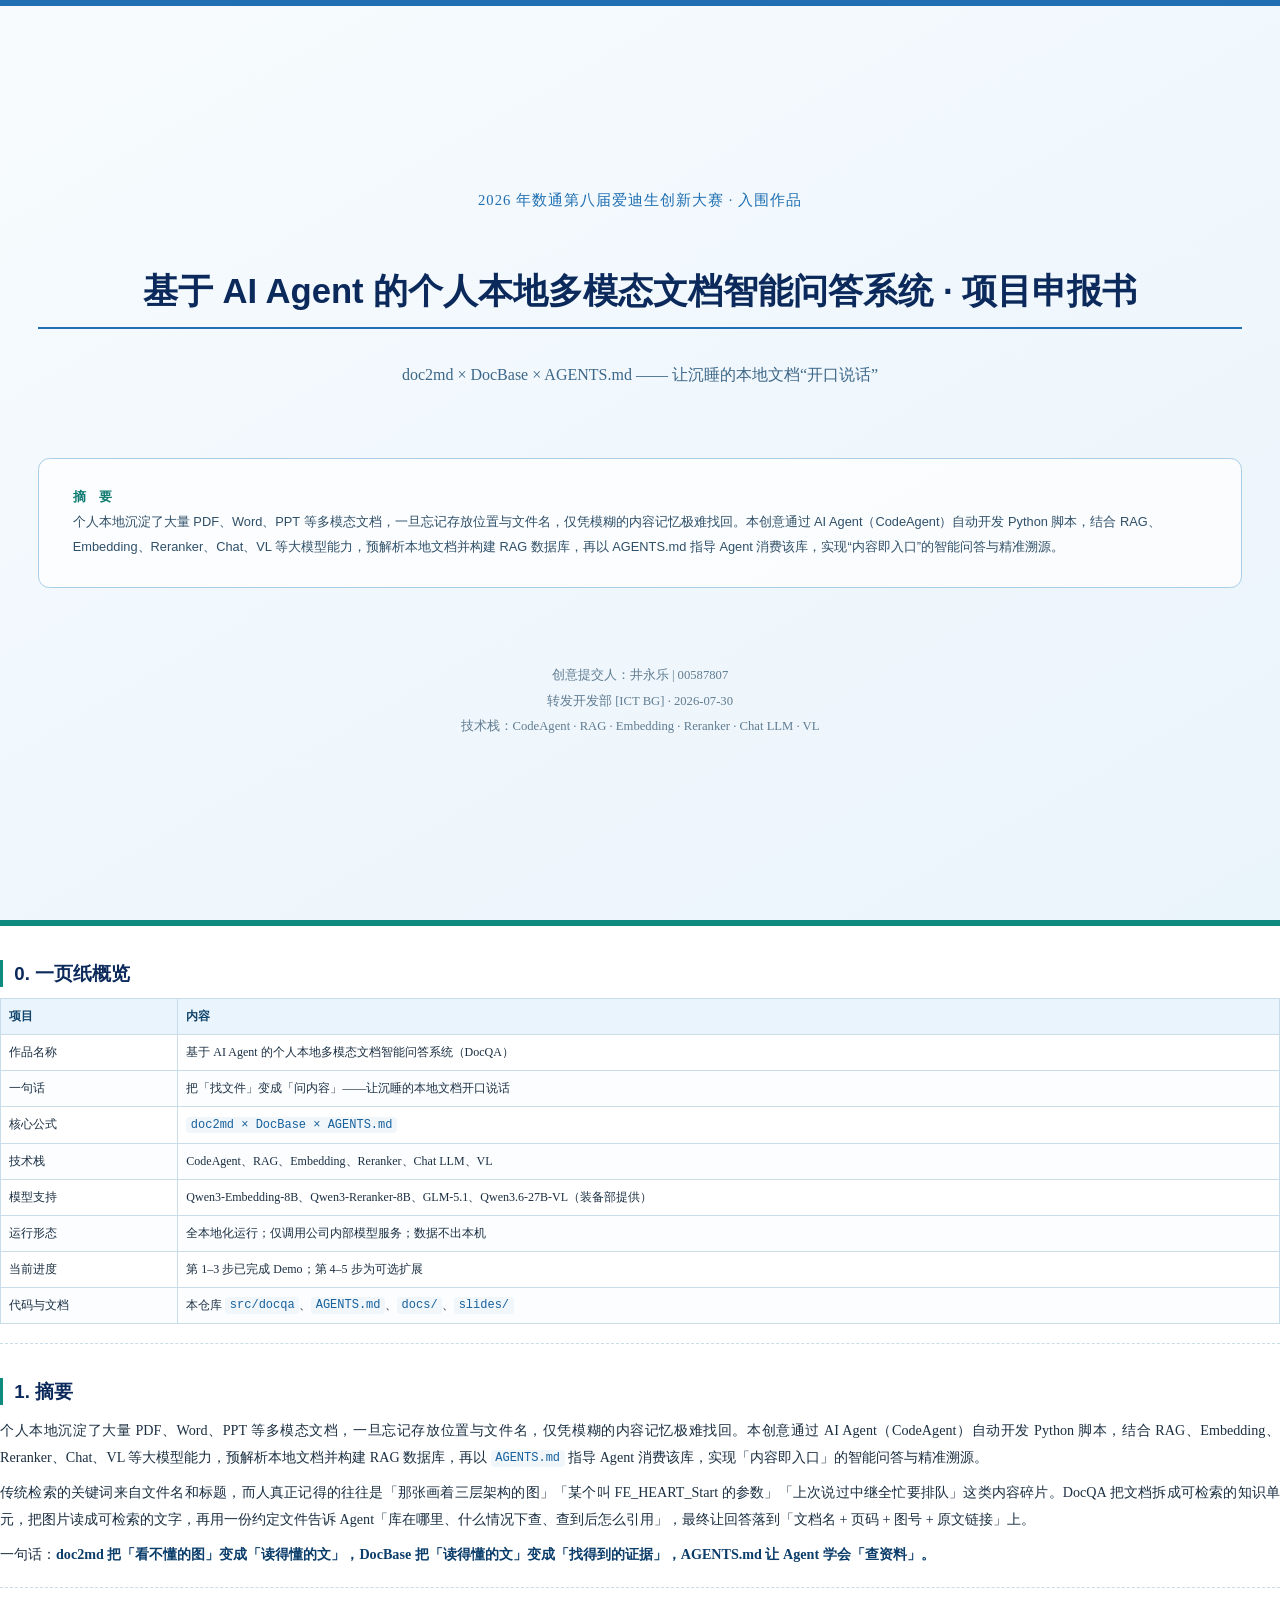
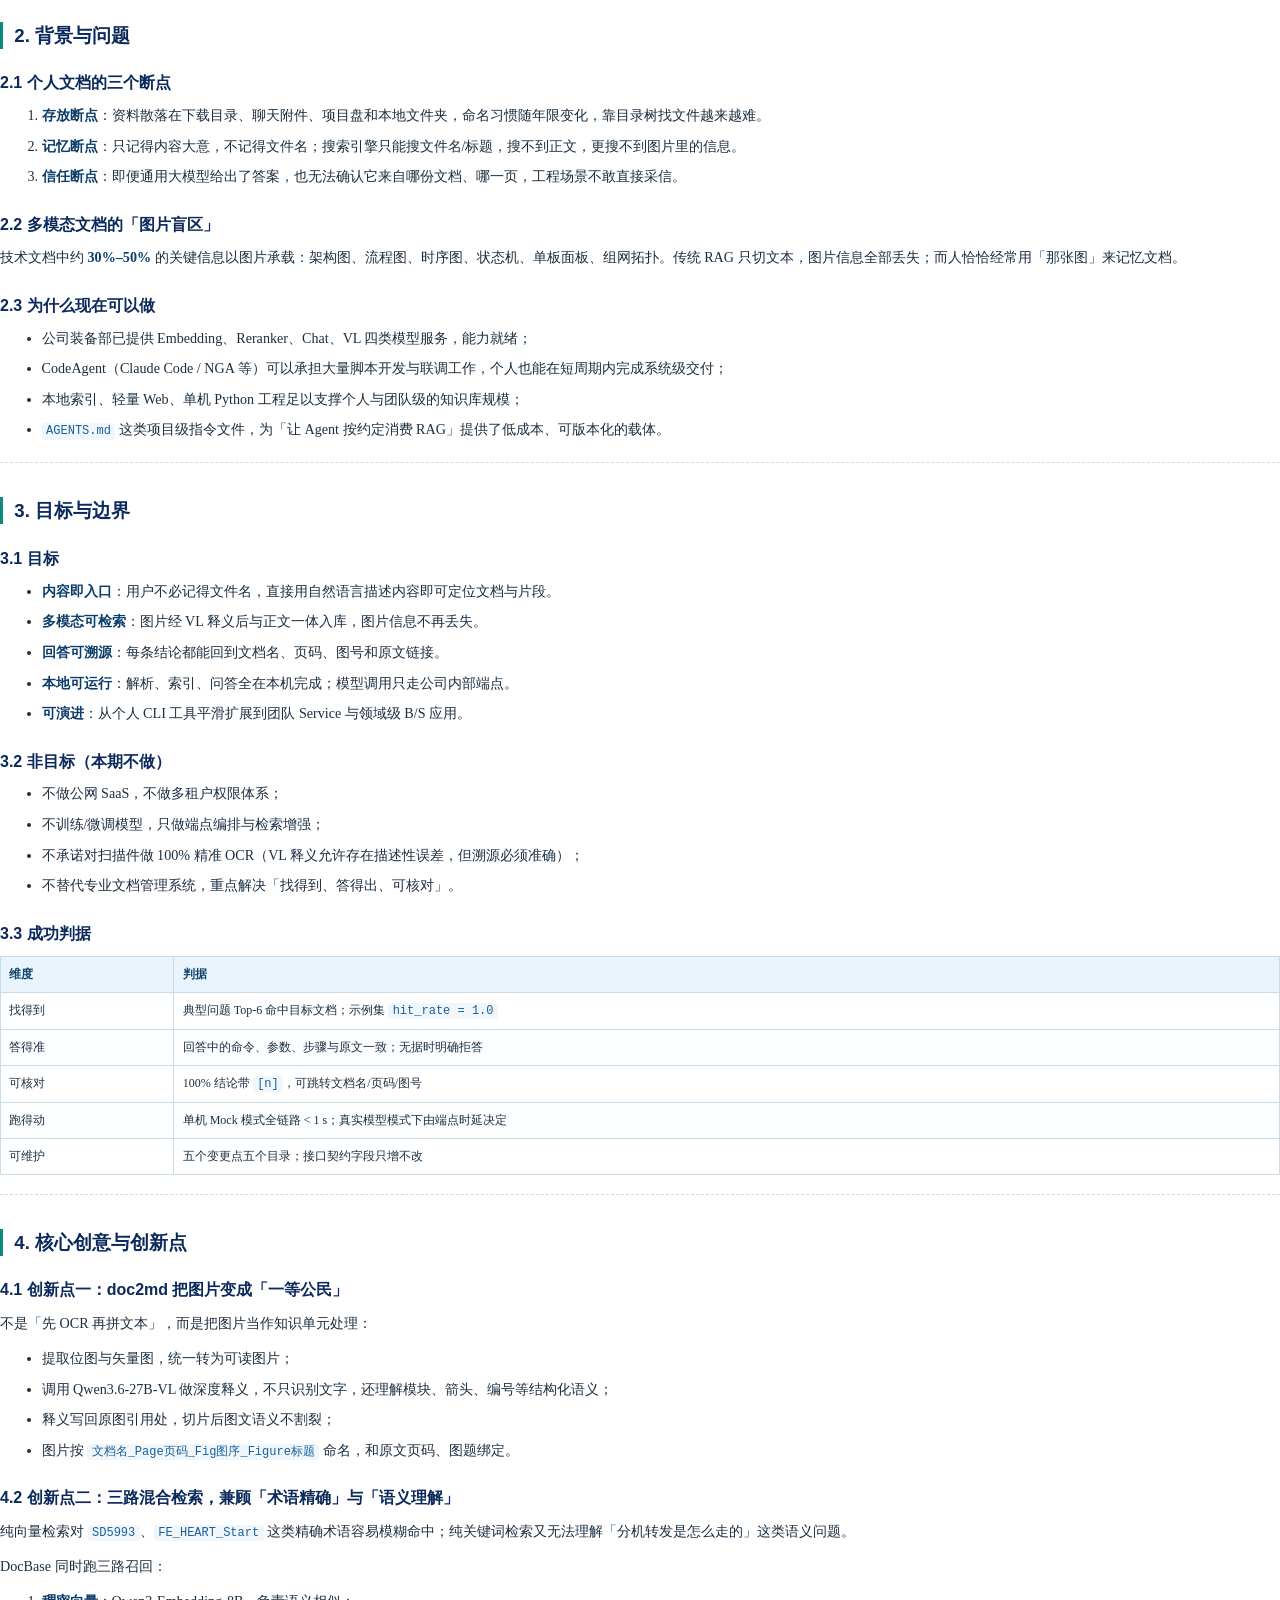
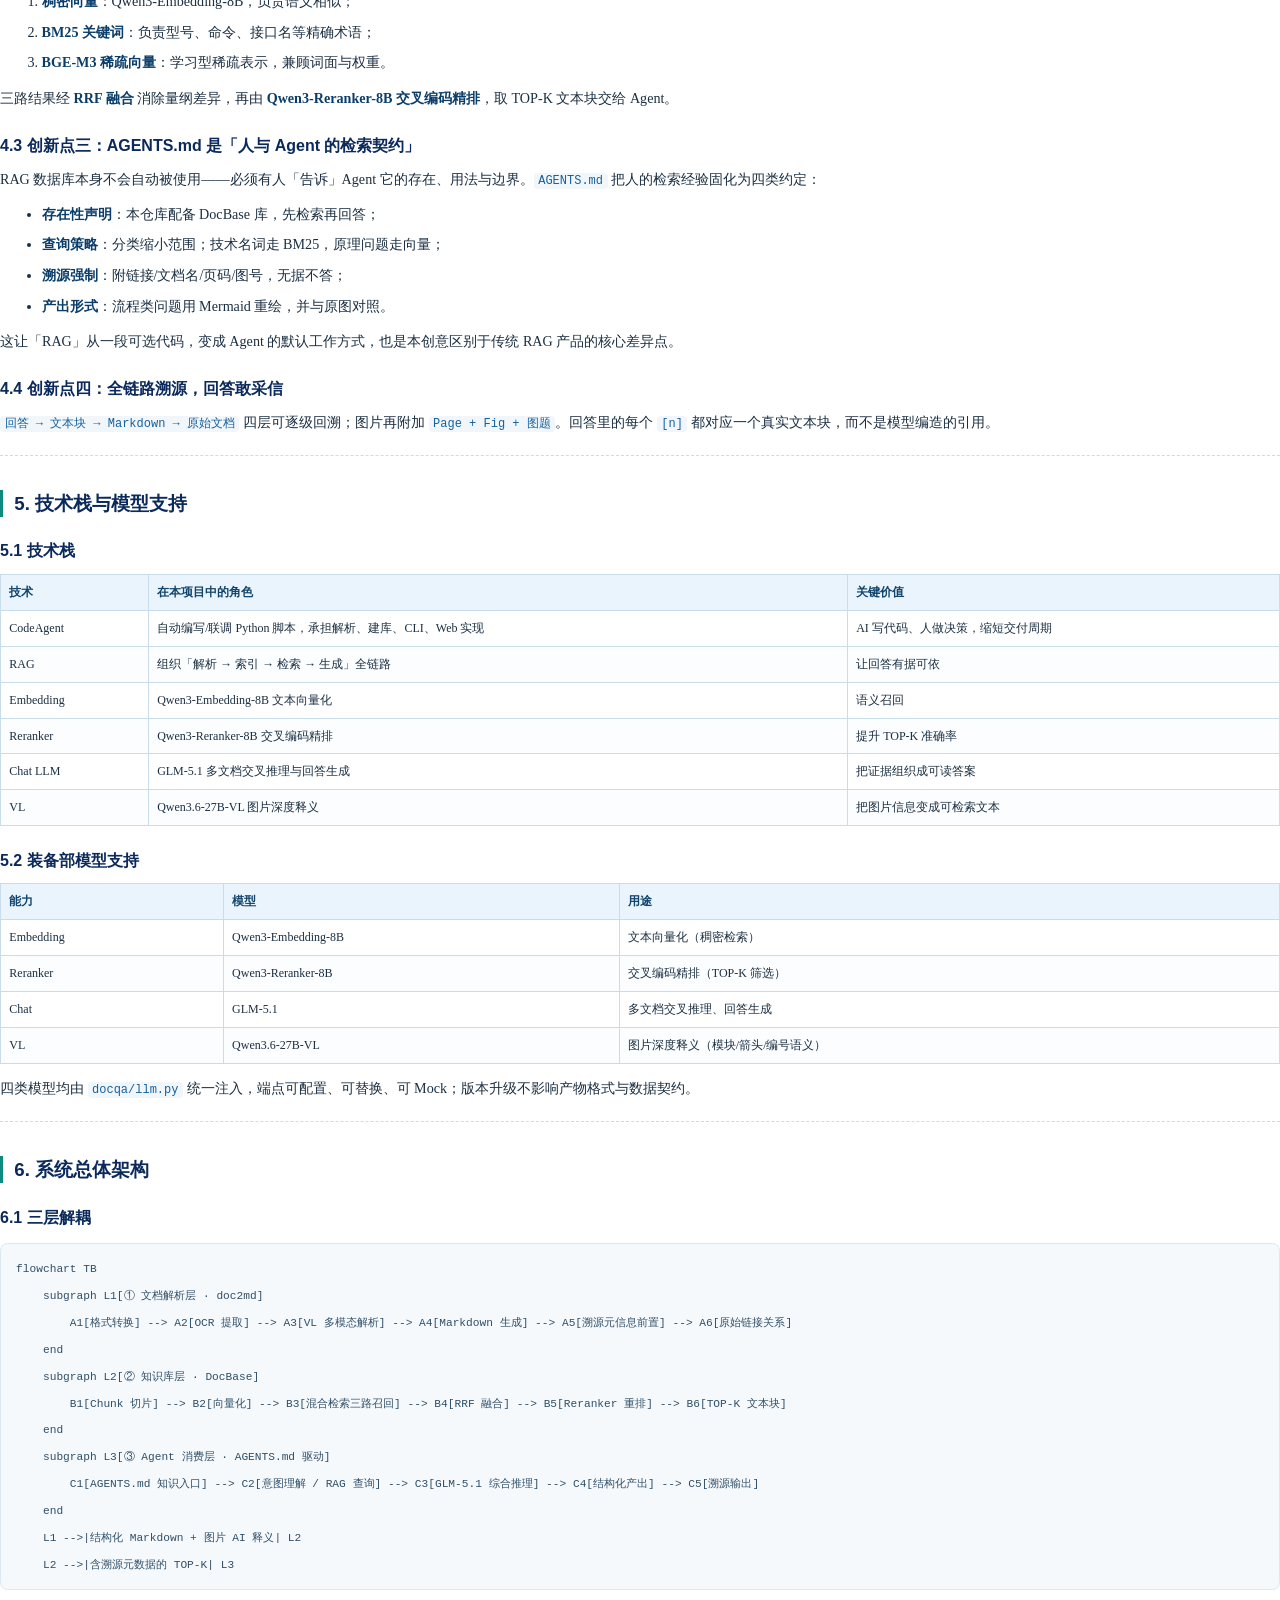
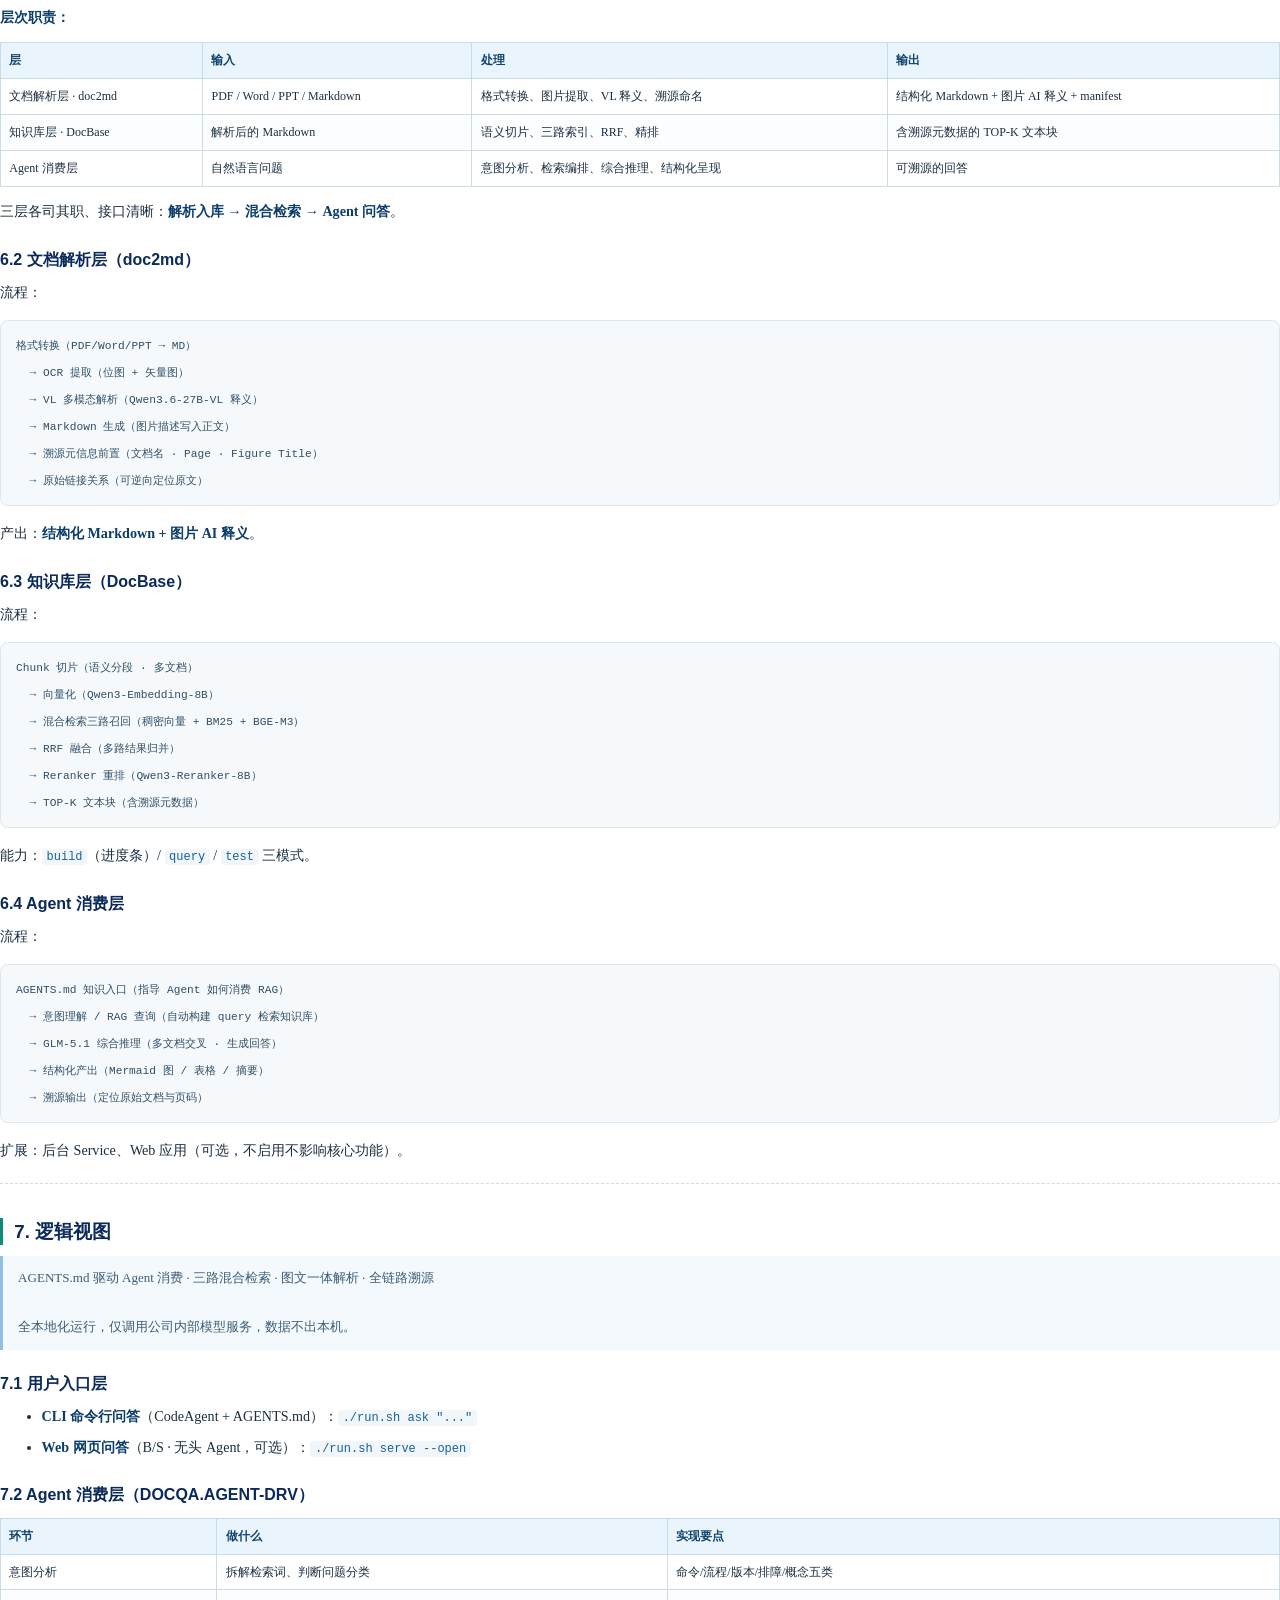
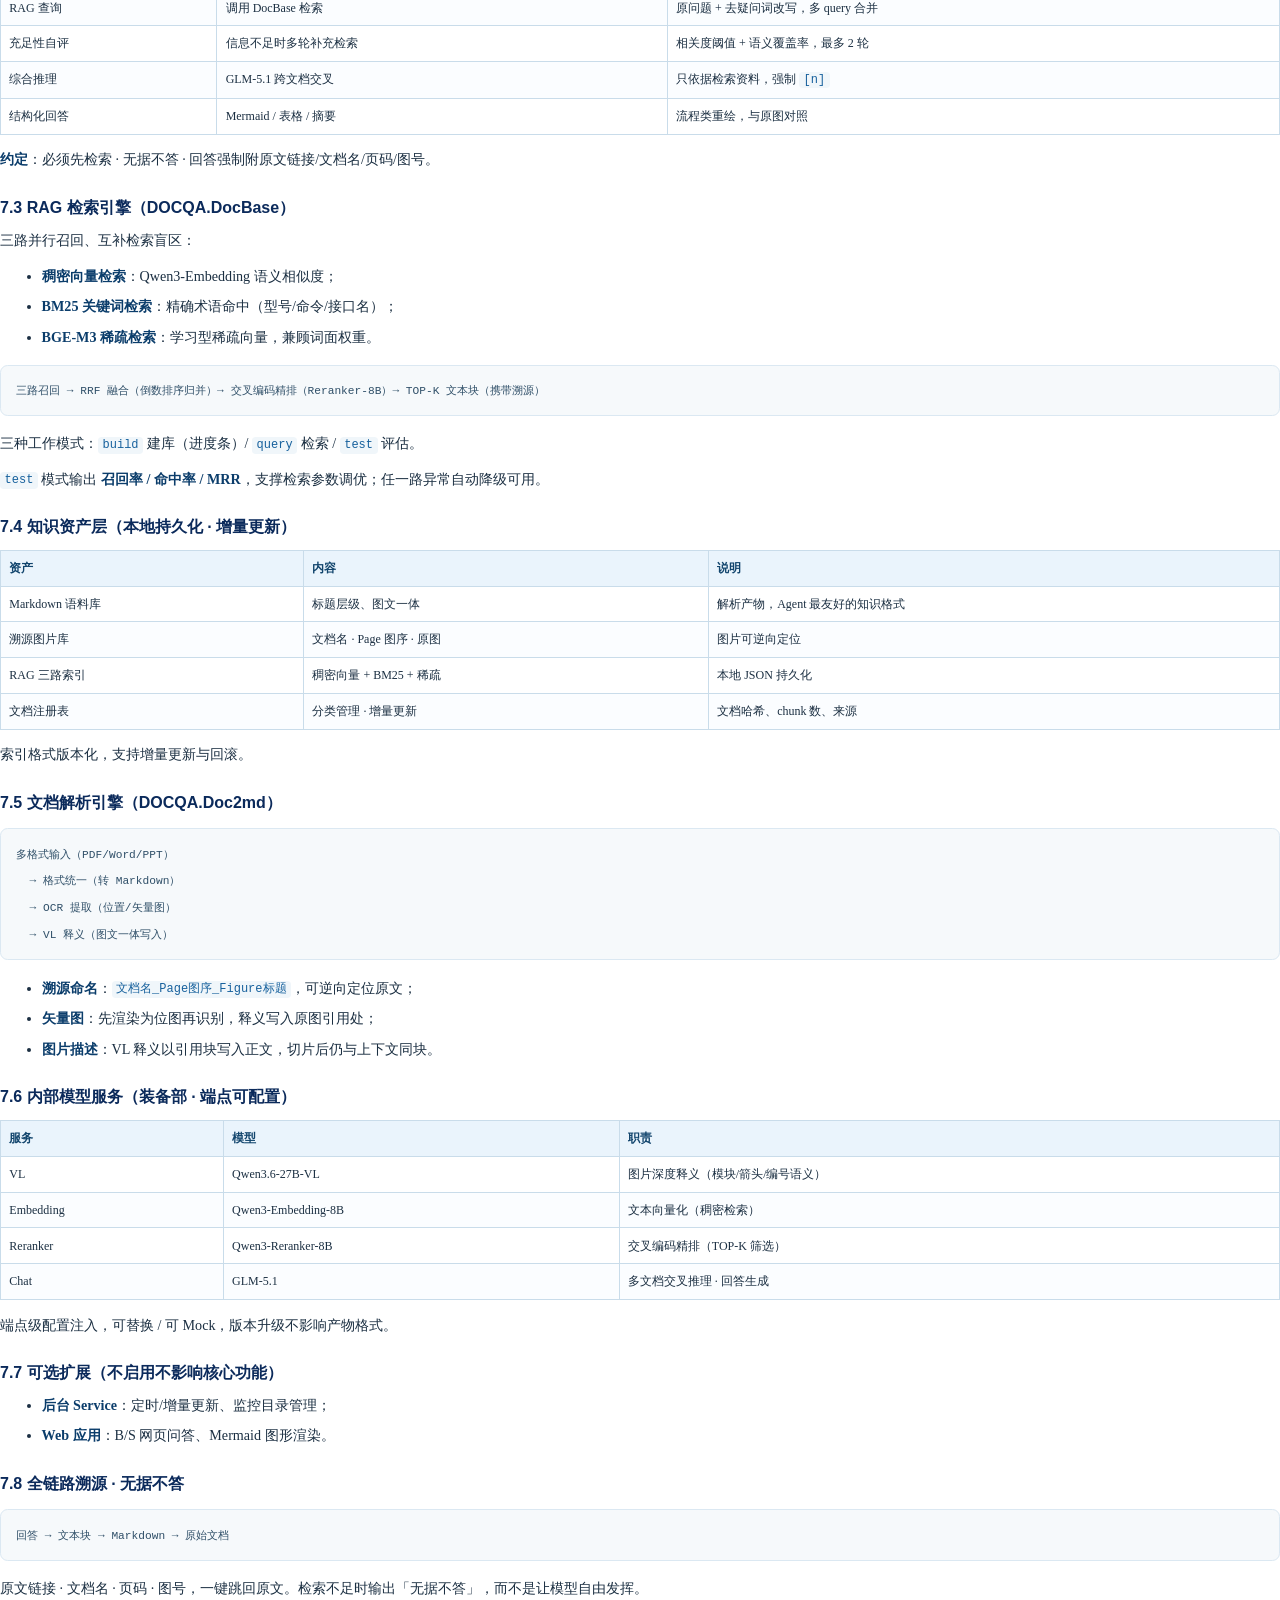
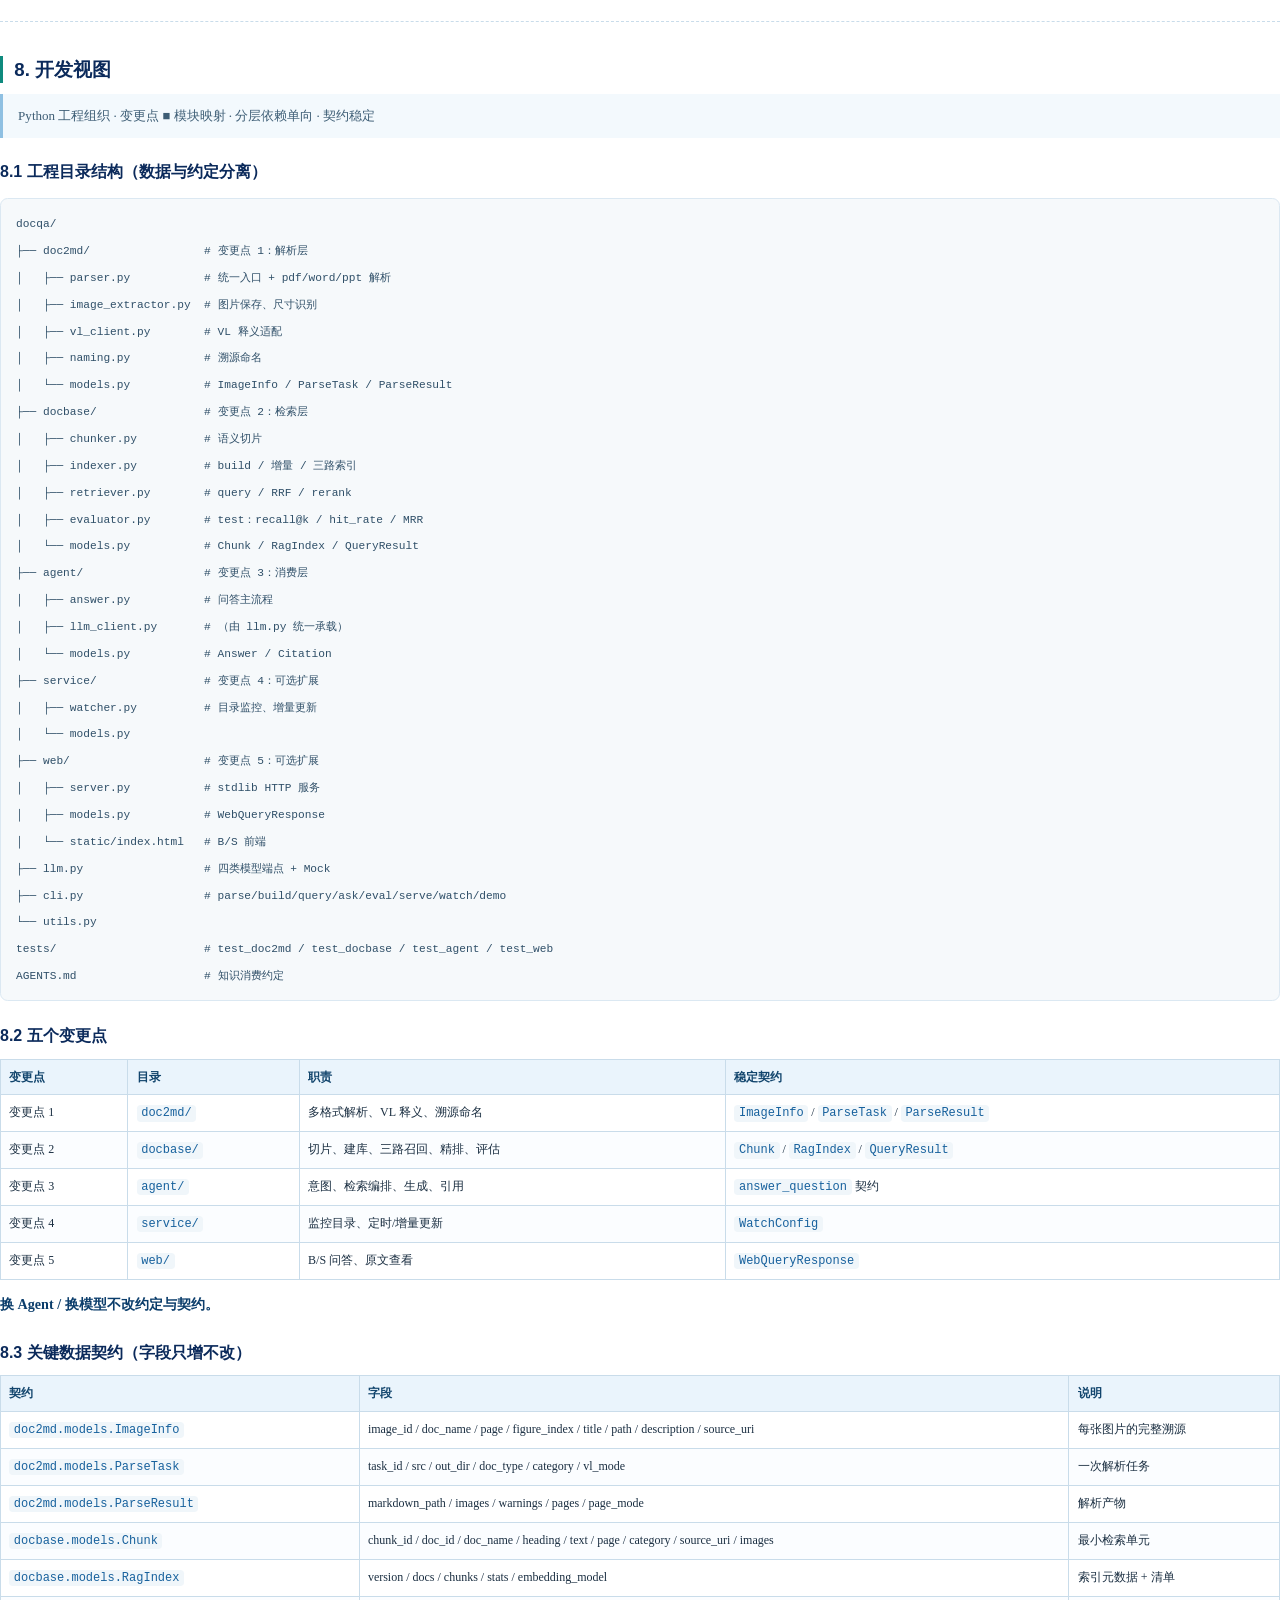
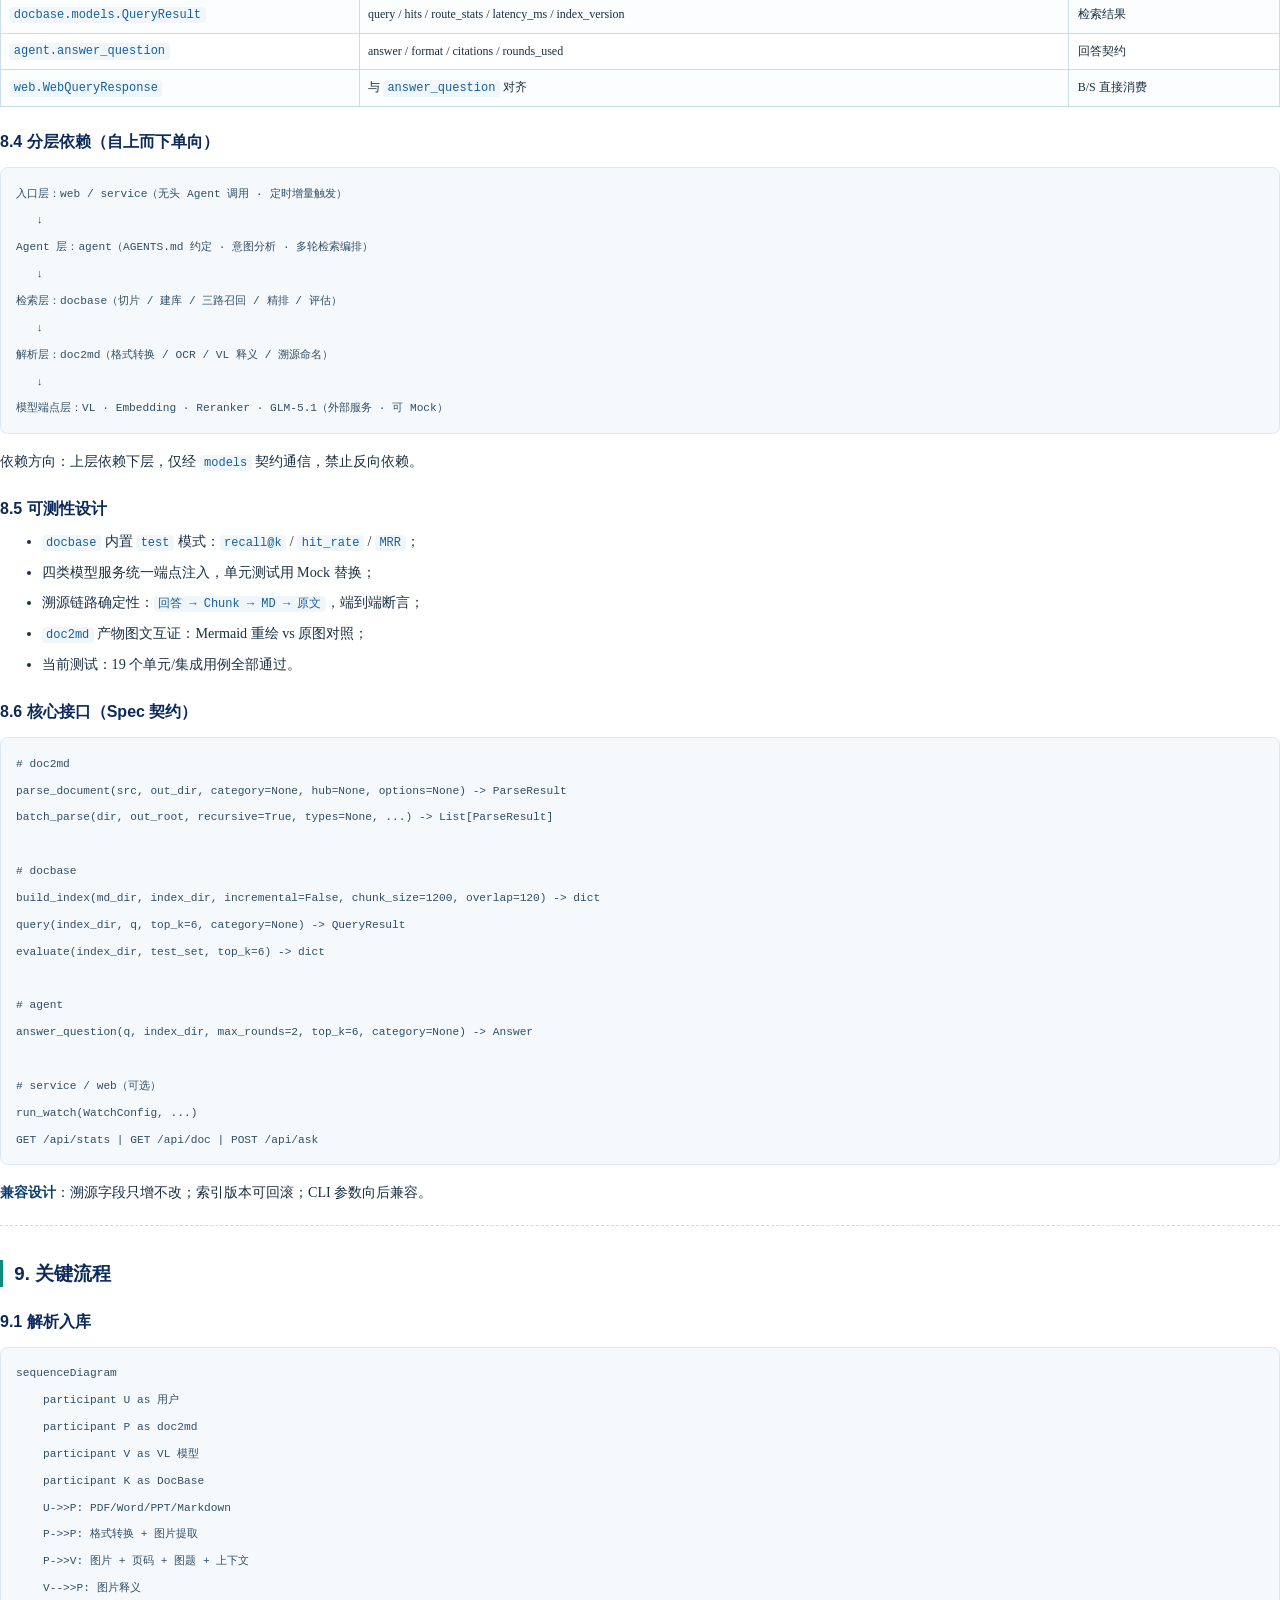
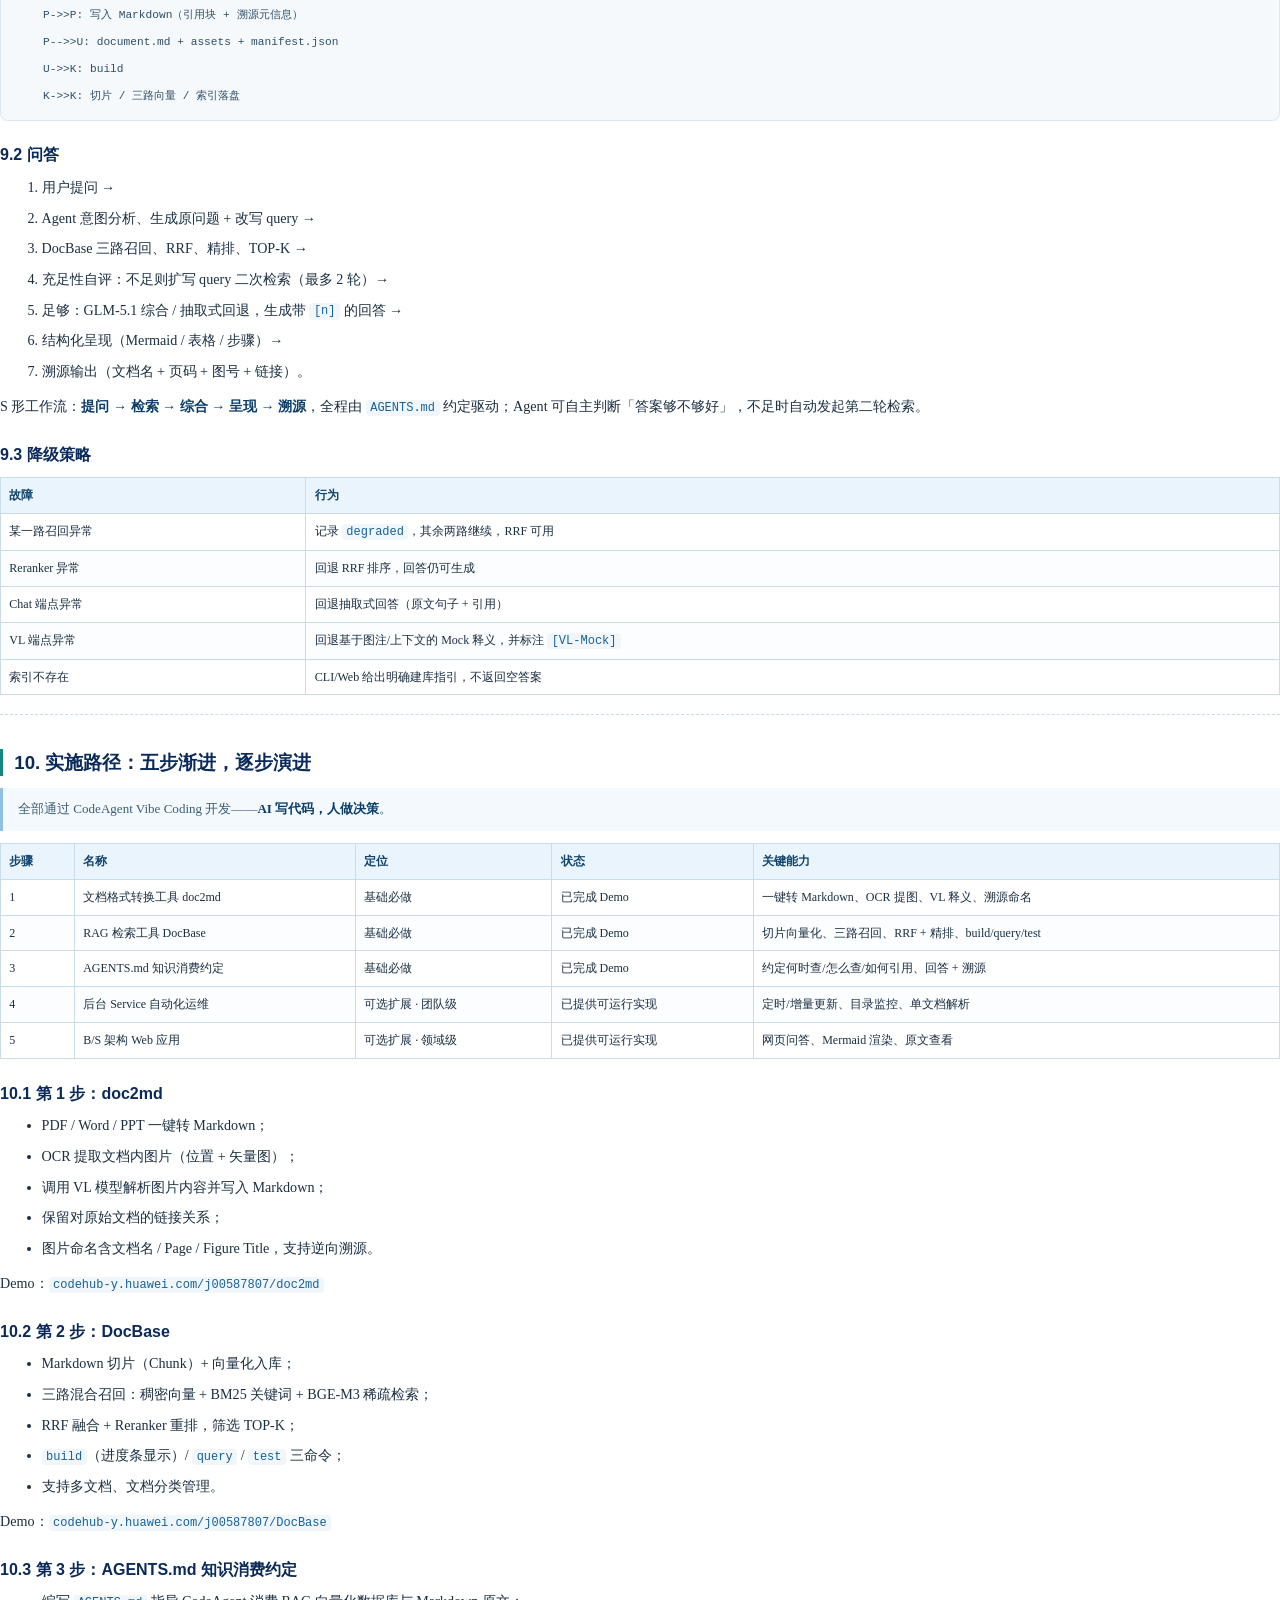
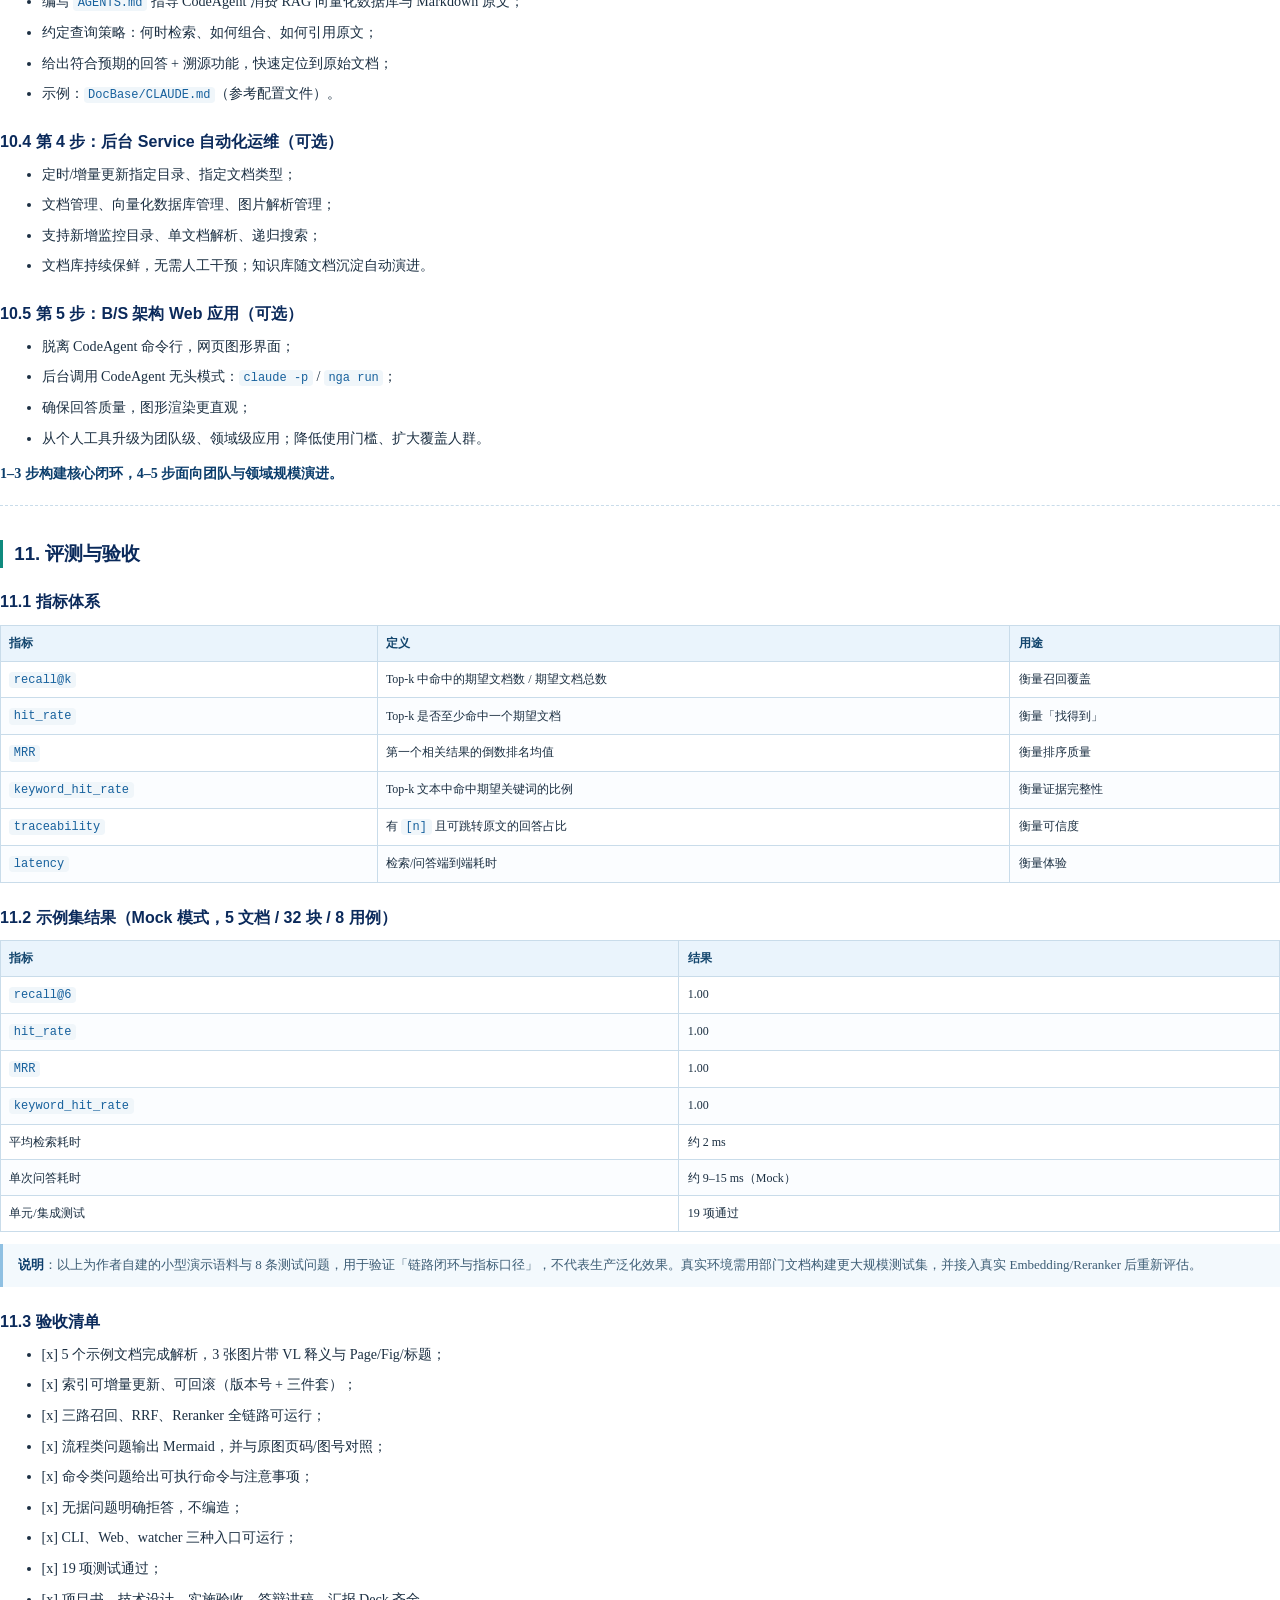
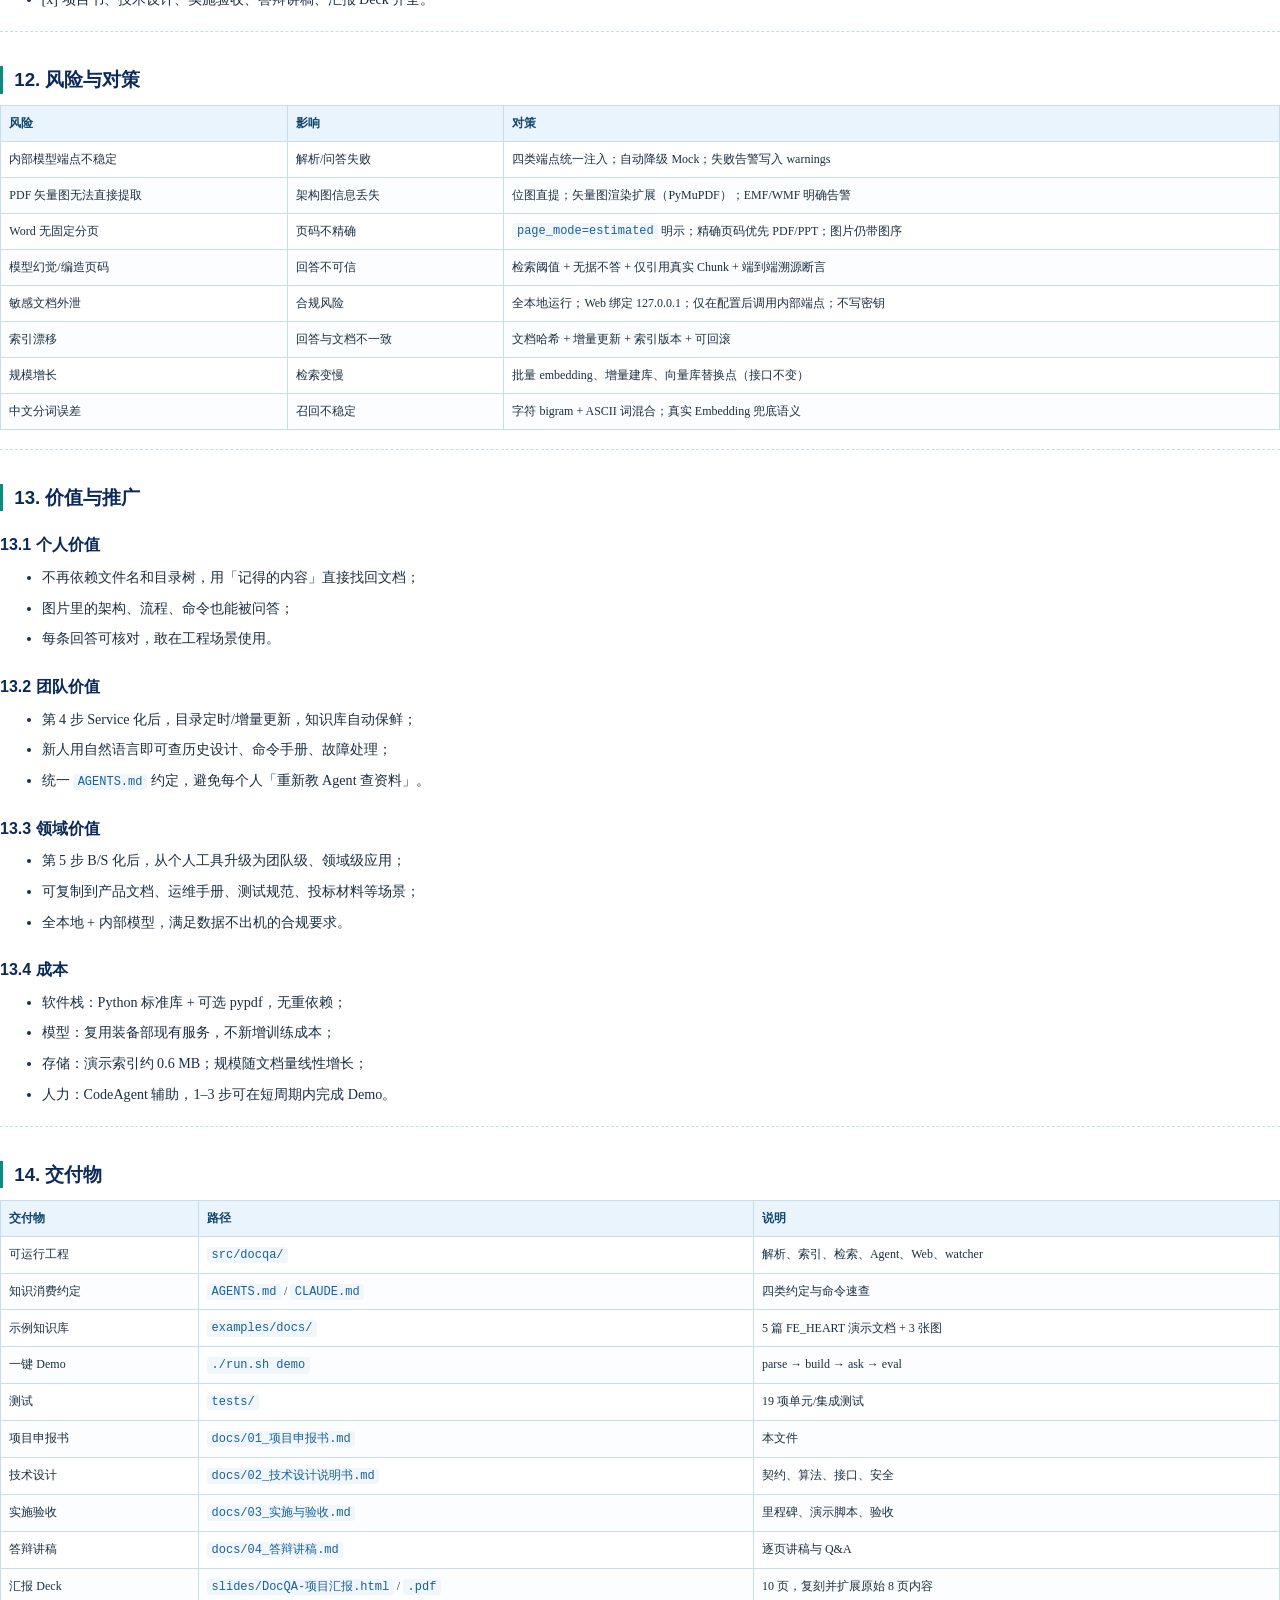
<file: docs/01_项目申报书.html>
<!DOCTYPE html>
<html lang="zh-CN">
<head>
<meta charset="utf-8">
<title>基于 AI Agent 的个人本地多模态文档智能问答系统 · 项目申报书</title>
<style>
  @page { size: A4; margin: 18mm 16mm 18mm 18mm; }
  * { box-sizing: border-box; }
  body {
    margin: 0; color: #1b2f42; background: #fff;
    font-family: "Songti SC", "STSong", "SimSun", serif;
    font-size: 10.6pt; line-height: 1.9;
  }
  .cover {
    min-height: 245mm; display: flex; flex-direction: column; justify-content: center;
    text-align: center; page-break-after: always; padding: 22mm 10mm;
    background: linear-gradient(150deg, #f7fbfe, #eaf4fb);
    border-top: 6px solid #1f6fb2; border-bottom: 6px solid #0f8a7e;
  }
  .cover .award { font-size: 11pt; color: #1f6fb2; letter-spacing: 1px; margin-bottom: 14mm; }
  .cover h1 {
    font-family: "PingFang SC", "Hiragino Sans GB", sans-serif;
    font-size: 26pt; line-height: 1.4; color: #0b2a5b; margin: 0 0 8mm;
  }
  .cover .sub { font-size: 12pt; color: #3d6788; margin-bottom: 18mm; }
  .cover .abstract {
    text-align: left; font-family: "PingFang SC", "Hiragino Sans GB", sans-serif;
    font-size: 9.6pt; line-height: 1.95; color: #2f4f68;
    border: 1px solid #a9cde6; background: rgba(255,255,255,.72);
    padding: 7mm 9mm; border-radius: 3mm;
  }
  .cover .abstract b { color: #0f7a71; }
  .cover .meta { margin-top: 20mm; font-size: 9.5pt; color: #607c92; line-height: 2; }
  h1, h2, h3, h4 {
    font-family: "PingFang SC", "Hiragino Sans GB", sans-serif;
    color: #0b2a5b; line-height: 1.45; page-break-after: avoid;
  }
  h1 { font-size: 20pt; margin: 0 0 6mm; padding-bottom: 3mm; border-bottom: 2px solid #1f6fb2; }
  h2 { font-size: 14pt; margin: 9mm 0 3mm; padding-left: 3mm; border-left: 3px solid #0f8a7e; }
  h3 { font-size: 12pt; margin: 6mm 0 2mm; }
  h4 { font-size: 10.8pt; margin: 4mm 0 1.5mm; }
  p { margin: 2.2mm 0; text-align: justify; }
  strong { color: #0b3d6b; }
  a { color: #1f6fb2; text-decoration: none; }
  ul, ol { margin: 2mm 0 2mm 6mm; padding-left: 5mm; }
  li { margin: 1mm 0; }
  blockquote {
    margin: 3mm 0; padding: 2.5mm 4mm; border-left: 3px solid #8fc0e2;
    background: #f3f9fd; color: #3d5d75; font-size: 9.8pt;
  }
  code {
    font-family: "SFMono-Regular", Consolas, monospace; font-size: 9pt;
    background: #f0f6fa; color: #17619d; padding: 0.3mm 1.2mm; border-radius: 1mm;
  }
  pre {
    background: #f6f9fb; border: 1px solid #dbe8f2; border-radius: 2mm;
    padding: 3mm 4mm; overflow: auto; page-break-inside: avoid;
  }
  pre code { background: none; padding: 0; color: #2f4f68; font-size: 8.4pt; line-height: 1.55; }
  table {
    width: 100%; border-collapse: collapse; margin: 3mm 0; font-size: 9pt;
    page-break-inside: avoid;
  }
  th, td { border: 1px solid #c9dcea; padding: 1.6mm 2.2mm; text-align: left; vertical-align: top; }
  th { background: #eaf4fc; color: #12456d; font-family: "PingFang SC", sans-serif; font-weight: 600; }
  tr:nth-child(even) td { background: #fbfdff; }
  hr { border: 0; border-top: 1px dashed #c9dcea; margin: 5mm 0; }
  .footer-note { margin-top: 12mm; padding-top: 3mm; border-top: 1px solid #dbe8f2;
                  font-size: 8.4pt; color: #7a90a2; font-family: "PingFang SC", sans-serif; }
  @media print { .cover { min-height: 250mm; } }
</style>
</head>
<body>
<section class="cover">
  <div class="award">2026 年数通第八届爱迪生创新大赛 · 入围作品</div>
  <h1>基于 AI Agent 的个人本地多模态文档智能问答系统 · 项目申报书</h1>
  <div class="sub">doc2md × DocBase × AGENTS.md —— 让沉睡的本地文档“开口说话”</div>
  <div class="abstract"><b>摘　要</b><br>个人本地沉淀了大量 PDF、Word、PPT 等多模态文档，一旦忘记存放位置与文件名，仅凭模糊的内容记忆极难找回。本创意通过 AI Agent（CodeAgent）自动开发 Python 脚本，结合 RAG、Embedding、Reranker、Chat、VL 等大模型能力，预解析本地文档并构建 RAG 数据库，再以 AGENTS.md 指导 Agent 消费该库，实现“内容即入口”的智能问答与精准溯源。</div>
  <div class="meta">创意提交人：井永乐 | 00587807<br>转发开发部 [ICT BG] · 2026-07-30<br>技术栈：CodeAgent · RAG · Embedding · Reranker · Chat LLM · VL</div>
</section>
<h2 id="0-一页纸概览">0. 一页纸概览</h2>
<table>
<thead><tr><th>项目</th><th>内容</th></tr></thead>
<tbody>
<tr><td>作品名称</td><td>基于 AI Agent 的个人本地多模态文档智能问答系统（DocQA）</td></tr>
<tr><td>一句话</td><td>把「找文件」变成「问内容」——让沉睡的本地文档开口说话</td></tr>
<tr><td>核心公式</td><td><code>doc2md × DocBase × AGENTS.md</code></td></tr>
<tr><td>技术栈</td><td>CodeAgent、RAG、Embedding、Reranker、Chat LLM、VL</td></tr>
<tr><td>模型支持</td><td>Qwen3-Embedding-8B、Qwen3-Reranker-8B、GLM-5.1、Qwen3.6-27B-VL（装备部提供）</td></tr>
<tr><td>运行形态</td><td>全本地化运行；仅调用公司内部模型服务；数据不出本机</td></tr>
<tr><td>当前进度</td><td>第 1–3 步已完成 Demo；第 4–5 步为可选扩展</td></tr>
<tr><td>代码与文档</td><td>本仓库 <code>src/docqa</code>、<code>AGENTS.md</code>、<code>docs/</code>、<code>slides/</code></td></tr>
</tbody></table>
<hr>
<h2 id="1-摘要">1. 摘要</h2>
<p>个人本地沉淀了大量 PDF、Word、PPT 等多模态文档，一旦忘记存放位置与文件名，仅凭模糊的内容记忆极难找回。本创意通过 AI Agent（CodeAgent）自动开发 Python 脚本，结合 RAG、Embedding、Reranker、Chat、VL 等大模型能力，预解析本地文档并构建 RAG 数据库，再以 <code>AGENTS.md</code> 指导 Agent 消费该库，实现「内容即入口」的智能问答与精准溯源。</p>
<p>传统检索的关键词来自文件名和标题，而人真正记得的往往是「那张画着三层架构的图」「某个叫 FE_HEART_Start 的参数」「上次说过中继全忙要排队」这类内容碎片。DocQA 把文档拆成可检索的知识单元，把图片读成可检索的文字，再用一份约定文件告诉 Agent「库在哪里、什么情况下查、查到后怎么引用」，最终让回答落到「文档名 + 页码 + 图号 + 原文链接」上。</p>
<p>一句话：<strong>doc2md 把「看不懂的图」变成「读得懂的文」，DocBase 把「读得懂的文」变成「找得到的证据」，AGENTS.md 让 Agent 学会「查资料」。</strong></p>
<hr>
<h2 id="2-背景与问题">2. 背景与问题</h2>
<h3 id="2-1-个人文档的三个断点">2.1 个人文档的三个断点</h3>
<ol>
<li><strong>存放断点</strong>：资料散落在下载目录、聊天附件、项目盘和本地文件夹，命名习惯随年限变化，靠目录树找文件越来越难。</li>
<li><strong>记忆断点</strong>：只记得内容大意，不记得文件名；搜索引擎只能搜文件名/标题，搜不到正文，更搜不到图片里的信息。</li>
<li><strong>信任断点</strong>：即便通用大模型给出了答案，也无法确认它来自哪份文档、哪一页，工程场景不敢直接采信。</li>
</ol>
<h3 id="2-2-多模态文档的-图片盲区">2.2 多模态文档的「图片盲区」</h3>
<p>技术文档中约 <strong>30%–50%</strong> 的关键信息以图片承载：架构图、流程图、时序图、状态机、单板面板、组网拓扑。传统 RAG 只切文本，图片信息全部丢失；而人恰恰经常用「那张图」来记忆文档。</p>
<h3 id="2-3-为什么现在可以做">2.3 为什么现在可以做</h3>
<ul>
<li>公司装备部已提供 Embedding、Reranker、Chat、VL 四类模型服务，能力就绪；</li>
<li>CodeAgent（Claude Code / NGA 等）可以承担大量脚本开发与联调工作，个人也能在短周期内完成系统级交付；</li>
<li>本地索引、轻量 Web、单机 Python 工程足以支撑个人与团队级的知识库规模；</li>
<li><code>AGENTS.md</code> 这类项目级指令文件，为「让 Agent 按约定消费 RAG」提供了低成本、可版本化的载体。</li>
</ul>
<hr>
<h2 id="3-目标与边界">3. 目标与边界</h2>
<h3 id="3-1-目标">3.1 目标</h3>
<ul>
<li><strong>内容即入口</strong>：用户不必记得文件名，直接用自然语言描述内容即可定位文档与片段。</li>
<li><strong>多模态可检索</strong>：图片经 VL 释义后与正文一体入库，图片信息不再丢失。</li>
<li><strong>回答可溯源</strong>：每条结论都能回到文档名、页码、图号和原文链接。</li>
<li><strong>本地可运行</strong>：解析、索引、问答全在本机完成；模型调用只走公司内部端点。</li>
<li><strong>可演进</strong>：从个人 CLI 工具平滑扩展到团队 Service 与领域级 B/S 应用。</li>
</ul>
<h3 id="3-2-非目标-本期不做">3.2 非目标（本期不做）</h3>
<ul>
<li>不做公网 SaaS，不做多租户权限体系；</li>
<li>不训练/微调模型，只做端点编排与检索增强；</li>
<li>不承诺对扫描件做 100% 精准 OCR（VL 释义允许存在描述性误差，但溯源必须准确）；</li>
<li>不替代专业文档管理系统，重点解决「找得到、答得出、可核对」。</li>
</ul>
<h3 id="3-3-成功判据">3.3 成功判据</h3>
<table>
<thead><tr><th>维度</th><th>判据</th></tr></thead>
<tbody>
<tr><td>找得到</td><td>典型问题 Top-6 命中目标文档；示例集 <code>hit_rate = 1.0</code></td></tr>
<tr><td>答得准</td><td>回答中的命令、参数、步骤与原文一致；无据时明确拒答</td></tr>
<tr><td>可核对</td><td>100% 结论带 <code>[n]</code>，可跳转文档名/页码/图号</td></tr>
<tr><td>跑得动</td><td>单机 Mock 模式全链路 &lt; 1 s；真实模型模式下由端点时延决定</td></tr>
<tr><td>可维护</td><td>五个变更点五个目录；接口契约字段只增不改</td></tr>
</tbody></table>
<hr>
<h2 id="4-核心创意与创新点">4. 核心创意与创新点</h2>
<h3 id="4-1-创新点一-doc2md-把图片变成-一等公民">4.1 创新点一：doc2md 把图片变成「一等公民」</h3>
<p>不是「先 OCR 再拼文本」，而是把图片当作知识单元处理：</p>
<ul>
<li>提取位图与矢量图，统一转为可读图片；</li>
<li>调用 Qwen3.6-27B-VL 做深度释义，不只识别文字，还理解模块、箭头、编号等结构化语义；</li>
<li>释义写回原图引用处，切片后图文语义不割裂；</li>
<li>图片按 <code>文档名_Page页码_Fig图序_Figure标题</code> 命名，和原文页码、图题绑定。</li>
</ul>
<h3 id="4-2-创新点二-三路混合检索-兼顾-术语精确-与-语义理解">4.2 创新点二：三路混合检索，兼顾「术语精确」与「语义理解」</h3>
<p>纯向量检索对 <code>SD5993</code>、<code>FE_HEART_Start</code> 这类精确术语容易模糊命中；纯关键词检索又无法理解「分机转发是怎么走的」这类语义问题。</p>
<p>DocBase 同时跑三路召回：</p>
<ol>
<li><strong>稠密向量</strong>：Qwen3-Embedding-8B，负责语义相似；</li>
<li><strong>BM25 关键词</strong>：负责型号、命令、接口名等精确术语；</li>
<li><strong>BGE-M3 稀疏向量</strong>：学习型稀疏表示，兼顾词面与权重。</li>
</ol>
<p>三路结果经 <strong>RRF 融合</strong> 消除量纲差异，再由 <strong>Qwen3-Reranker-8B 交叉编码精排</strong>，取 TOP-K 文本块交给 Agent。</p>
<h3 id="4-3-创新点三-AGENTS-md-是-人与-Agent-的检索契约">4.3 创新点三：AGENTS.md 是「人与 Agent 的检索契约」</h3>
<p>RAG 数据库本身不会自动被使用——必须有人「告诉」Agent 它的存在、用法与边界。<code>AGENTS.md</code> 把人的检索经验固化为四类约定：</p>
<ul>
<li><strong>存在性声明</strong>：本仓库配备 DocBase 库，先检索再回答；</li>
<li><strong>查询策略</strong>：分类缩小范围；技术名词走 BM25，原理问题走向量；</li>
<li><strong>溯源强制</strong>：附链接/文档名/页码/图号，无据不答；</li>
<li><strong>产出形式</strong>：流程类问题用 Mermaid 重绘，并与原图对照。</li>
</ul>
<p>这让「RAG」从一段可选代码，变成 Agent 的默认工作方式，也是本创意区别于传统 RAG 产品的核心差异点。</p>
<h3 id="4-4-创新点四-全链路溯源-回答敢采信">4.4 创新点四：全链路溯源，回答敢采信</h3>
<p><code>回答 → 文本块 → Markdown → 原始文档</code> 四层可逐级回溯；图片再附加 <code>Page + Fig + 图题</code>。回答里的每个 <code>[n]</code> 都对应一个真实文本块，而不是模型编造的引用。</p>
<hr>
<h2 id="5-技术栈与模型支持">5. 技术栈与模型支持</h2>
<h3 id="5-1-技术栈">5.1 技术栈</h3>
<table>
<thead><tr><th>技术</th><th>在本项目中的角色</th><th>关键价值</th></tr></thead>
<tbody>
<tr><td>CodeAgent</td><td>自动编写/联调 Python 脚本，承担解析、建库、CLI、Web 实现</td><td>AI 写代码、人做决策，缩短交付周期</td></tr>
<tr><td>RAG</td><td>组织「解析 → 索引 → 检索 → 生成」全链路</td><td>让回答有据可依</td></tr>
<tr><td>Embedding</td><td>Qwen3-Embedding-8B 文本向量化</td><td>语义召回</td></tr>
<tr><td>Reranker</td><td>Qwen3-Reranker-8B 交叉编码精排</td><td>提升 TOP-K 准确率</td></tr>
<tr><td>Chat LLM</td><td>GLM-5.1 多文档交叉推理与回答生成</td><td>把证据组织成可读答案</td></tr>
<tr><td>VL</td><td>Qwen3.6-27B-VL 图片深度释义</td><td>把图片信息变成可检索文本</td></tr>
</tbody></table>
<h3 id="5-2-装备部模型支持">5.2 装备部模型支持</h3>
<table>
<thead><tr><th>能力</th><th>模型</th><th>用途</th></tr></thead>
<tbody>
<tr><td>Embedding</td><td>Qwen3-Embedding-8B</td><td>文本向量化（稠密检索）</td></tr>
<tr><td>Reranker</td><td>Qwen3-Reranker-8B</td><td>交叉编码精排（TOP-K 筛选）</td></tr>
<tr><td>Chat</td><td>GLM-5.1</td><td>多文档交叉推理、回答生成</td></tr>
<tr><td>VL</td><td>Qwen3.6-27B-VL</td><td>图片深度释义（模块/箭头/编号语义）</td></tr>
</tbody></table>
<p>四类模型均由 <code>docqa/llm.py</code> 统一注入，端点可配置、可替换、可 Mock；版本升级不影响产物格式与数据契约。</p>
<hr>
<h2 id="6-系统总体架构">6. 系统总体架构</h2>
<h3 id="6-1-三层解耦">6.1 三层解耦</h3>
<pre><code>flowchart TB
    subgraph L1[① 文档解析层 · doc2md]
        A1[格式转换] --&gt; A2[OCR 提取] --&gt; A3[VL 多模态解析] --&gt; A4[Markdown 生成] --&gt; A5[溯源元信息前置] --&gt; A6[原始链接关系]
    end
    subgraph L2[② 知识库层 · DocBase]
        B1[Chunk 切片] --&gt; B2[向量化] --&gt; B3[混合检索三路召回] --&gt; B4[RRF 融合] --&gt; B5[Reranker 重排] --&gt; B6[TOP-K 文本块]
    end
    subgraph L3[③ Agent 消费层 · AGENTS.md 驱动]
        C1[AGENTS.md 知识入口] --&gt; C2[意图理解 / RAG 查询] --&gt; C3[GLM-5.1 综合推理] --&gt; C4[结构化产出] --&gt; C5[溯源输出]
    end
    L1 --&gt;|结构化 Markdown + 图片 AI 释义| L2
    L2 --&gt;|含溯源元数据的 TOP-K| L3</code></pre>
<p><strong>层次职责：</strong></p>
<table>
<thead><tr><th>层</th><th>输入</th><th>处理</th><th>输出</th></tr></thead>
<tbody>
<tr><td>文档解析层 · doc2md</td><td>PDF / Word / PPT / Markdown</td><td>格式转换、图片提取、VL 释义、溯源命名</td><td>结构化 Markdown + 图片 AI 释义 + manifest</td></tr>
<tr><td>知识库层 · DocBase</td><td>解析后的 Markdown</td><td>语义切片、三路索引、RRF、精排</td><td>含溯源元数据的 TOP-K 文本块</td></tr>
<tr><td>Agent 消费层</td><td>自然语言问题</td><td>意图分析、检索编排、综合推理、结构化呈现</td><td>可溯源的回答</td></tr>
</tbody></table>
<p>三层各司其职、接口清晰：<strong>解析入库 → 混合检索 → Agent 问答</strong>。</p>
<h3 id="6-2-文档解析层-doc2md">6.2 文档解析层（doc2md）</h3>
<p>流程：</p>
<pre><code>格式转换（PDF/Word/PPT → MD）
  → OCR 提取（位图 + 矢量图）
  → VL 多模态解析（Qwen3.6-27B-VL 释义）
  → Markdown 生成（图片描述写入正文）
  → 溯源元信息前置（文档名 · Page · Figure Title）
  → 原始链接关系（可逆向定位原文）</code></pre>
<p>产出：<strong>结构化 Markdown + 图片 AI 释义</strong>。</p>
<h3 id="6-3-知识库层-DocBase">6.3 知识库层（DocBase）</h3>
<p>流程：</p>
<pre><code>Chunk 切片（语义分段 · 多文档）
  → 向量化（Qwen3-Embedding-8B）
  → 混合检索三路召回（稠密向量 + BM25 + BGE-M3）
  → RRF 融合（多路结果归并）
  → Reranker 重排（Qwen3-Reranker-8B）
  → TOP-K 文本块（含溯源元数据）</code></pre>
<p>能力：<code>build</code>（进度条）/ <code>query</code> / <code>test</code> 三模式。</p>
<h3 id="6-4-Agent-消费层">6.4 Agent 消费层</h3>
<p>流程：</p>
<pre><code>AGENTS.md 知识入口（指导 Agent 如何消费 RAG）
  → 意图理解 / RAG 查询（自动构建 query 检索知识库）
  → GLM-5.1 综合推理（多文档交叉 · 生成回答）
  → 结构化产出（Mermaid 图 / 表格 / 摘要）
  → 溯源输出（定位原始文档与页码）</code></pre>
<p>扩展：后台 Service、Web 应用（可选，不启用不影响核心功能）。</p>
<hr>
<h2 id="7-逻辑视图">7. 逻辑视图</h2>
<blockquote>AGENTS.md 驱动 Agent 消费 · 三路混合检索 · 图文一体解析 · 全链路溯源<br><br>全本地化运行，仅调用公司内部模型服务，数据不出本机。</blockquote>
<h3 id="7-1-用户入口层">7.1 用户入口层</h3>
<ul>
<li><strong>CLI 命令行问答</strong>（CodeAgent + AGENTS.md）：<code>./run.sh ask &quot;...&quot;</code></li>
<li><strong>Web 网页问答</strong>（B/S · 无头 Agent，可选）：<code>./run.sh serve --open</code></li>
</ul>
<h3 id="7-2-Agent-消费层-DOCQA-AGENT-DRV">7.2 Agent 消费层（DOCQA.AGENT-DRV）</h3>
<table>
<thead><tr><th>环节</th><th>做什么</th><th>实现要点</th></tr></thead>
<tbody>
<tr><td>意图分析</td><td>拆解检索词、判断问题分类</td><td>命令/流程/版本/排障/概念五类</td></tr>
<tr><td>RAG 查询</td><td>调用 DocBase 检索</td><td>原问题 + 去疑问词改写，多 query 合并</td></tr>
<tr><td>充足性自评</td><td>信息不足时多轮补充检索</td><td>相关度阈值 + 语义覆盖率，最多 2 轮</td></tr>
<tr><td>综合推理</td><td>GLM-5.1 跨文档交叉</td><td>只依据检索资料，强制 <code>[n]</code></td></tr>
<tr><td>结构化回答</td><td>Mermaid / 表格 / 摘要</td><td>流程类重绘，与原图对照</td></tr>
</tbody></table>
<p><strong>约定</strong>：必须先检索 · 无据不答 · 回答强制附原文链接/文档名/页码/图号。</p>
<h3 id="7-3-RAG-检索引擎-DOCQA-DocBase">7.3 RAG 检索引擎（DOCQA.DocBase）</h3>
<p>三路并行召回、互补检索盲区：</p>
<ul>
<li><strong>稠密向量检索</strong>：Qwen3-Embedding 语义相似度；</li>
<li><strong>BM25 关键词检索</strong>：精确术语命中（型号/命令/接口名）；</li>
<li><strong>BGE-M3 稀疏检索</strong>：学习型稀疏向量，兼顾词面权重。</li>
</ul>
<pre><code>三路召回 → RRF 融合（倒数排序归并）→ 交叉编码精排（Reranker-8B）→ TOP-K 文本块（携带溯源）</code></pre>
<p>三种工作模式：<code>build</code> 建库（进度条）/ <code>query</code> 检索 / <code>test</code> 评估。</p>
<p><code>test</code> 模式输出 <strong>召回率 / 命中率 / MRR</strong>，支撑检索参数调优；任一路异常自动降级可用。</p>
<h3 id="7-4-知识资产层-本地持久化-增量更新">7.4 知识资产层（本地持久化 · 增量更新）</h3>
<table>
<thead><tr><th>资产</th><th>内容</th><th>说明</th></tr></thead>
<tbody>
<tr><td>Markdown 语料库</td><td>标题层级、图文一体</td><td>解析产物，Agent 最友好的知识格式</td></tr>
<tr><td>溯源图片库</td><td>文档名 · Page 图序 · 原图</td><td>图片可逆向定位</td></tr>
<tr><td>RAG 三路索引</td><td>稠密向量 + BM25 + 稀疏</td><td>本地 JSON 持久化</td></tr>
<tr><td>文档注册表</td><td>分类管理 · 增量更新</td><td>文档哈希、chunk 数、来源</td></tr>
</tbody></table>
<p>索引格式版本化，支持增量更新与回滚。</p>
<h3 id="7-5-文档解析引擎-DOCQA-Doc2md">7.5 文档解析引擎（DOCQA.Doc2md）</h3>
<pre><code>多格式输入（PDF/Word/PPT）
  → 格式统一（转 Markdown）
  → OCR 提取（位置/矢量图）
  → VL 释义（图文一体写入）</code></pre>
<ul>
<li><strong>溯源命名</strong>：<code>文档名_Page图序_Figure标题</code>，可逆向定位原文；</li>
<li><strong>矢量图</strong>：先渲染为位图再识别，释义写入原图引用处；</li>
<li><strong>图片描述</strong>：VL 释义以引用块写入正文，切片后仍与上下文同块。</li>
</ul>
<h3 id="7-6-内部模型服务-装备部-端点可配置">7.6 内部模型服务（装备部 · 端点可配置）</h3>
<table>
<thead><tr><th>服务</th><th>模型</th><th>职责</th></tr></thead>
<tbody>
<tr><td>VL</td><td>Qwen3.6-27B-VL</td><td>图片深度释义（模块/箭头/编号语义）</td></tr>
<tr><td>Embedding</td><td>Qwen3-Embedding-8B</td><td>文本向量化（稠密检索）</td></tr>
<tr><td>Reranker</td><td>Qwen3-Reranker-8B</td><td>交叉编码精排（TOP-K 筛选）</td></tr>
<tr><td>Chat</td><td>GLM-5.1</td><td>多文档交叉推理 · 回答生成</td></tr>
</tbody></table>
<p>端点级配置注入，可替换 / 可 Mock，版本升级不影响产物格式。</p>
<h3 id="7-7-可选扩展-不启用不影响核心功能">7.7 可选扩展（不启用不影响核心功能）</h3>
<ul>
<li><strong>后台 Service</strong>：定时/增量更新、监控目录管理；</li>
<li><strong>Web 应用</strong>：B/S 网页问答、Mermaid 图形渲染。</li>
</ul>
<h3 id="7-8-全链路溯源-无据不答">7.8 全链路溯源 · 无据不答</h3>
<pre><code>回答 → 文本块 → Markdown → 原始文档</code></pre>
<p>原文链接 · 文档名 · 页码 · 图号，一键跳回原文。检索不足时输出「无据不答」，而不是让模型自由发挥。</p>
<hr>
<h2 id="8-开发视图">8. 开发视图</h2>
<blockquote>Python 工程组织 · 变更点 ■ 模块映射 · 分层依赖单向 · 契约稳定</blockquote>
<h3 id="8-1-工程目录结构-数据与约定分离">8.1 工程目录结构（数据与约定分离）</h3>
<pre><code>docqa/
├── doc2md/                 # 变更点 1：解析层
│   ├── parser.py           # 统一入口 + pdf/word/ppt 解析
│   ├── image_extractor.py  # 图片保存、尺寸识别
│   ├── vl_client.py        # VL 释义适配
│   ├── naming.py           # 溯源命名
│   └── models.py           # ImageInfo / ParseTask / ParseResult
├── docbase/                # 变更点 2：检索层
│   ├── chunker.py          # 语义切片
│   ├── indexer.py          # build / 增量 / 三路索引
│   ├── retriever.py        # query / RRF / rerank
│   ├── evaluator.py        # test：recall@k / hit_rate / MRR
│   └── models.py           # Chunk / RagIndex / QueryResult
├── agent/                  # 变更点 3：消费层
│   ├── answer.py           # 问答主流程
│   ├── llm_client.py       # （由 llm.py 统一承载）
│   └── models.py           # Answer / Citation
├── service/                # 变更点 4：可选扩展
│   ├── watcher.py          # 目录监控、增量更新
│   └── models.py
├── web/                    # 变更点 5：可选扩展
│   ├── server.py           # stdlib HTTP 服务
│   ├── models.py           # WebQueryResponse
│   └── static/index.html   # B/S 前端
├── llm.py                  # 四类模型端点 + Mock
├── cli.py                  # parse/build/query/ask/eval/serve/watch/demo
└── utils.py
tests/                      # test_doc2md / test_docbase / test_agent / test_web
AGENTS.md                   # 知识消费约定</code></pre>
<h3 id="8-2-五个变更点">8.2 五个变更点</h3>
<table>
<thead><tr><th>变更点</th><th>目录</th><th>职责</th><th>稳定契约</th></tr></thead>
<tbody>
<tr><td>变更点 1</td><td><code>doc2md/</code></td><td>多格式解析、VL 释义、溯源命名</td><td><code>ImageInfo</code> / <code>ParseTask</code> / <code>ParseResult</code></td></tr>
<tr><td>变更点 2</td><td><code>docbase/</code></td><td>切片、建库、三路召回、精排、评估</td><td><code>Chunk</code> / <code>RagIndex</code> / <code>QueryResult</code></td></tr>
<tr><td>变更点 3</td><td><code>agent/</code></td><td>意图、检索编排、生成、引用</td><td><code>answer_question</code> 契约</td></tr>
<tr><td>变更点 4</td><td><code>service/</code></td><td>监控目录、定时/增量更新</td><td><code>WatchConfig</code></td></tr>
<tr><td>变更点 5</td><td><code>web/</code></td><td>B/S 问答、原文查看</td><td><code>WebQueryResponse</code></td></tr>
</tbody></table>
<p><strong>换 Agent / 换模型不改约定与契约。</strong></p>
<h3 id="8-3-关键数据契约-字段只增不改">8.3 关键数据契约（字段只增不改）</h3>
<table>
<thead><tr><th>契约</th><th>字段</th><th>说明</th></tr></thead>
<tbody>
<tr><td><code>doc2md.models.ImageInfo</code></td><td>image_id / doc_name / page / figure_index / title / path / description / source_uri</td><td>每张图片的完整溯源</td></tr>
<tr><td><code>doc2md.models.ParseTask</code></td><td>task_id / src / out_dir / doc_type / category / vl_mode</td><td>一次解析任务</td></tr>
<tr><td><code>doc2md.models.ParseResult</code></td><td>markdown_path / images / warnings / pages / page_mode</td><td>解析产物</td></tr>
<tr><td><code>docbase.models.Chunk</code></td><td>chunk_id / doc_id / doc_name / heading / text / page / category / source_uri / images</td><td>最小检索单元</td></tr>
<tr><td><code>docbase.models.RagIndex</code></td><td>version / docs / chunks / stats / embedding_model</td><td>索引元数据 + 清单</td></tr>
<tr><td><code>docbase.models.QueryResult</code></td><td>query / hits / route_stats / latency_ms / index_version</td><td>检索结果</td></tr>
<tr><td><code>agent.answer_question</code></td><td>answer / format / citations / rounds_used</td><td>回答契约</td></tr>
<tr><td><code>web.WebQueryResponse</code></td><td>与 <code>answer_question</code> 对齐</td><td>B/S 直接消费</td></tr>
</tbody></table>
<h3 id="8-4-分层依赖-自上而下单向">8.4 分层依赖（自上而下单向）</h3>
<pre><code>入口层：web / service（无头 Agent 调用 · 定时增量触发）
   ↓
Agent 层：agent（AGENTS.md 约定 · 意图分析 · 多轮检索编排）
   ↓
检索层：docbase（切片 / 建库 / 三路召回 / 精排 / 评估）
   ↓
解析层：doc2md（格式转换 / OCR / VL 释义 / 溯源命名）
   ↓
模型端点层：VL · Embedding · Reranker · GLM-5.1（外部服务 · 可 Mock）</code></pre>
<p>依赖方向：上层依赖下层，仅经 <code>models</code> 契约通信，禁止反向依赖。</p>
<h3 id="8-5-可测性设计">8.5 可测性设计</h3>
<ul>
<li><code>docbase</code> 内置 <code>test</code> 模式：<code>recall@k</code> / <code>hit_rate</code> / <code>MRR</code>；</li>
<li>四类模型服务统一端点注入，单元测试用 Mock 替换；</li>
<li>溯源链路确定性：<code>回答 → Chunk → MD → 原文</code>，端到端断言；</li>
<li><code>doc2md</code> 产物图文互证：Mermaid 重绘 vs 原图对照；</li>
<li>当前测试：19 个单元/集成用例全部通过。</li>
</ul>
<h3 id="8-6-核心接口-Spec-契约">8.6 核心接口（Spec 契约）</h3>
<pre><code># doc2md
parse_document(src, out_dir, category=None, hub=None, options=None) -&gt; ParseResult
batch_parse(dir, out_root, recursive=True, types=None, ...) -&gt; List[ParseResult]

# docbase
build_index(md_dir, index_dir, incremental=False, chunk_size=1200, overlap=120) -&gt; dict
query(index_dir, q, top_k=6, category=None) -&gt; QueryResult
evaluate(index_dir, test_set, top_k=6) -&gt; dict

# agent
answer_question(q, index_dir, max_rounds=2, top_k=6, category=None) -&gt; Answer

# service / web（可选）
run_watch(WatchConfig, ...)
GET /api/stats | GET /api/doc | POST /api/ask</code></pre>
<p><strong>兼容设计</strong>：溯源字段只增不改；索引版本可回滚；CLI 参数向后兼容。</p>
<hr>
<h2 id="9-关键流程">9. 关键流程</h2>
<h3 id="9-1-解析入库">9.1 解析入库</h3>
<pre><code>sequenceDiagram
    participant U as 用户
    participant P as doc2md
    participant V as VL 模型
    participant K as DocBase
    U-&gt;&gt;P: PDF/Word/PPT/Markdown
    P-&gt;&gt;P: 格式转换 + 图片提取
    P-&gt;&gt;V: 图片 + 页码 + 图题 + 上下文
    V--&gt;&gt;P: 图片释义
    P-&gt;&gt;P: 写入 Markdown（引用块 + 溯源元信息）
    P--&gt;&gt;U: document.md + assets + manifest.json
    U-&gt;&gt;K: build
    K-&gt;&gt;K: 切片 / 三路向量 / 索引落盘</code></pre>
<h3 id="9-2-问答">9.2 问答</h3>
<ol>
<li>用户提问 →</li>
<li>Agent 意图分析、生成原问题 + 改写 query →</li>
<li>DocBase 三路召回、RRF、精排、TOP-K →</li>
<li>充足性自评：不足则扩写 query 二次检索（最多 2 轮）→</li>
<li>足够：GLM-5.1 综合 / 抽取式回退，生成带 <code>[n]</code> 的回答 →</li>
<li>结构化呈现（Mermaid / 表格 / 步骤）→</li>
<li>溯源输出（文档名 + 页码 + 图号 + 链接）。</li>
</ol>
<p>S 形工作流：<strong>提问 → 检索 → 综合 → 呈现 → 溯源</strong>，全程由 <code>AGENTS.md</code> 约定驱动；Agent 可自主判断「答案够不够好」，不足时自动发起第二轮检索。</p>
<h3 id="9-3-降级策略">9.3 降级策略</h3>
<table>
<thead><tr><th>故障</th><th>行为</th></tr></thead>
<tbody>
<tr><td>某一路召回异常</td><td>记录 <code>degraded</code>，其余两路继续，RRF 可用</td></tr>
<tr><td>Reranker 异常</td><td>回退 RRF 排序，回答仍可生成</td></tr>
<tr><td>Chat 端点异常</td><td>回退抽取式回答（原文句子 + 引用）</td></tr>
<tr><td>VL 端点异常</td><td>回退基于图注/上下文的 Mock 释义，并标注 <code>[VL-Mock]</code></td></tr>
<tr><td>索引不存在</td><td>CLI/Web 给出明确建库指引，不返回空答案</td></tr>
</tbody></table>
<hr>
<h2 id="10-实施路径-五步渐进-逐步演进">10. 实施路径：五步渐进，逐步演进</h2>
<blockquote>全部通过 CodeAgent Vibe Coding 开发——<strong>AI 写代码，人做决策</strong>。</blockquote>
<table>
<thead><tr><th>步骤</th><th>名称</th><th>定位</th><th>状态</th><th>关键能力</th></tr></thead>
<tbody>
<tr><td>1</td><td>文档格式转换工具 doc2md</td><td>基础必做</td><td>已完成 Demo</td><td>一键转 Markdown、OCR 提图、VL 释义、溯源命名</td></tr>
<tr><td>2</td><td>RAG 检索工具 DocBase</td><td>基础必做</td><td>已完成 Demo</td><td>切片向量化、三路召回、RRF + 精排、build/query/test</td></tr>
<tr><td>3</td><td>AGENTS.md 知识消费约定</td><td>基础必做</td><td>已完成 Demo</td><td>约定何时查/怎么查/如何引用、回答 + 溯源</td></tr>
<tr><td>4</td><td>后台 Service 自动化运维</td><td>可选扩展 · 团队级</td><td>已提供可运行实现</td><td>定时/增量更新、目录监控、单文档解析</td></tr>
<tr><td>5</td><td>B/S 架构 Web 应用</td><td>可选扩展 · 领域级</td><td>已提供可运行实现</td><td>网页问答、Mermaid 渲染、原文查看</td></tr>
</tbody></table>
<h3 id="10-1-第-1-步-doc2md">10.1 第 1 步：doc2md</h3>
<ul>
<li>PDF / Word / PPT 一键转 Markdown；</li>
<li>OCR 提取文档内图片（位置 + 矢量图）；</li>
<li>调用 VL 模型解析图片内容并写入 Markdown；</li>
<li>保留对原始文档的链接关系；</li>
<li>图片命名含文档名 / Page / Figure Title，支持逆向溯源。</li>
</ul>
<p>Demo：<code>codehub-y.huawei.com/j00587807/doc2md</code></p>
<h3 id="10-2-第-2-步-DocBase">10.2 第 2 步：DocBase</h3>
<ul>
<li>Markdown 切片（Chunk）+ 向量化入库；</li>
<li>三路混合召回：稠密向量 + BM25 关键词 + BGE-M3 稀疏检索；</li>
<li>RRF 融合 + Reranker 重排，筛选 TOP-K；</li>
<li><code>build</code>（进度条显示）/ <code>query</code> / <code>test</code> 三命令；</li>
<li>支持多文档、文档分类管理。</li>
</ul>
<p>Demo：<code>codehub-y.huawei.com/j00587807/DocBase</code></p>
<h3 id="10-3-第-3-步-AGENTS-md-知识消费约定">10.3 第 3 步：AGENTS.md 知识消费约定</h3>
<ul>
<li>编写 <code>AGENTS.md</code> 指导 CodeAgent 消费 RAG 向量化数据库与 Markdown 原文；</li>
<li>约定查询策略：何时检索、如何组合、如何引用原文；</li>
<li>给出符合预期的回答 + 溯源功能，快速定位到原始文档；</li>
<li>示例：<code>DocBase/CLAUDE.md</code>（参考配置文件）。</li>
</ul>
<h3 id="10-4-第-4-步-后台-Service-自动化运维-可选">10.4 第 4 步：后台 Service 自动化运维（可选）</h3>
<ul>
<li>定时/增量更新指定目录、指定文档类型；</li>
<li>文档管理、向量化数据库管理、图片解析管理；</li>
<li>支持新增监控目录、单文档解析、递归搜索；</li>
<li>文档库持续保鲜，无需人工干预；知识库随文档沉淀自动演进。</li>
</ul>
<h3 id="10-5-第-5-步-B-S-架构-Web-应用-可选">10.5 第 5 步：B/S 架构 Web 应用（可选）</h3>
<ul>
<li>脱离 CodeAgent 命令行，网页图形界面；</li>
<li>后台调用 CodeAgent 无头模式：<code>claude -p</code> / <code>nga run</code>；</li>
<li>确保回答质量，图形渲染更直观；</li>
<li>从个人工具升级为团队级、领域级应用；降低使用门槛、扩大覆盖人群。</li>
</ul>
<p><strong>1–3 步构建核心闭环，4–5 步面向团队与领域规模演进。</strong></p>
<hr>
<h2 id="11-评测与验收">11. 评测与验收</h2>
<h3 id="11-1-指标体系">11.1 指标体系</h3>
<table>
<thead><tr><th>指标</th><th>定义</th><th>用途</th></tr></thead>
<tbody>
<tr><td><code>recall@k</code></td><td>Top-k 中命中的期望文档数 / 期望文档总数</td><td>衡量召回覆盖</td></tr>
<tr><td><code>hit_rate</code></td><td>Top-k 是否至少命中一个期望文档</td><td>衡量「找得到」</td></tr>
<tr><td><code>MRR</code></td><td>第一个相关结果的倒数排名均值</td><td>衡量排序质量</td></tr>
<tr><td><code>keyword_hit_rate</code></td><td>Top-k 文本中命中期望关键词的比例</td><td>衡量证据完整性</td></tr>
<tr><td><code>traceability</code></td><td>有 <code>[n]</code> 且可跳转原文的回答占比</td><td>衡量可信度</td></tr>
<tr><td><code>latency</code></td><td>检索/问答端到端耗时</td><td>衡量体验</td></tr>
</tbody></table>
<h3 id="11-2-示例集结果-Mock-模式-5-文档-32-块-8-用例">11.2 示例集结果（Mock 模式，5 文档 / 32 块 / 8 用例）</h3>
<table>
<thead><tr><th>指标</th><th>结果</th></tr></thead>
<tbody>
<tr><td><code>recall@6</code></td><td>1.00</td></tr>
<tr><td><code>hit_rate</code></td><td>1.00</td></tr>
<tr><td><code>MRR</code></td><td>1.00</td></tr>
<tr><td><code>keyword_hit_rate</code></td><td>1.00</td></tr>
<tr><td>平均检索耗时</td><td>约 2 ms</td></tr>
<tr><td>单次问答耗时</td><td>约 9–15 ms（Mock）</td></tr>
<tr><td>单元/集成测试</td><td>19 项通过</td></tr>
</tbody></table>
<blockquote><strong>说明</strong>：以上为作者自建的小型演示语料与 8 条测试问题，用于验证「链路闭环与指标口径」，不代表生产泛化效果。真实环境需用部门文档构建更大规模测试集，并接入真实 Embedding/Reranker 后重新评估。</blockquote>
<h3 id="11-3-验收清单">11.3 验收清单</h3>
<ul>
<li>[x] 5 个示例文档完成解析，3 张图片带 VL 释义与 Page/Fig/标题；</li>
<li>[x] 索引可增量更新、可回滚（版本号 + 三件套）；</li>
<li>[x] 三路召回、RRF、Reranker 全链路可运行；</li>
<li>[x] 流程类问题输出 Mermaid，并与原图页码/图号对照；</li>
<li>[x] 命令类问题给出可执行命令与注意事项；</li>
<li>[x] 无据问题明确拒答，不编造；</li>
<li>[x] CLI、Web、watcher 三种入口可运行；</li>
<li>[x] 19 项测试通过；</li>
<li>[x] 项目书、技术设计、实施验收、答辩讲稿、汇报 Deck 齐全。</li>
</ul>
<hr>
<h2 id="12-风险与对策">12. 风险与对策</h2>
<table>
<thead><tr><th>风险</th><th>影响</th><th>对策</th></tr></thead>
<tbody>
<tr><td>内部模型端点不稳定</td><td>解析/问答失败</td><td>四类端点统一注入；自动降级 Mock；失败告警写入 warnings</td></tr>
<tr><td>PDF 矢量图无法直接提取</td><td>架构图信息丢失</td><td>位图直提；矢量图渲染扩展（PyMuPDF）；EMF/WMF 明确告警</td></tr>
<tr><td>Word 无固定分页</td><td>页码不精确</td><td><code>page_mode=estimated</code> 明示；精确页码优先 PDF/PPT；图片仍带图序</td></tr>
<tr><td>模型幻觉/编造页码</td><td>回答不可信</td><td>检索阈值 + 无据不答 + 仅引用真实 Chunk + 端到端溯源断言</td></tr>
<tr><td>敏感文档外泄</td><td>合规风险</td><td>全本地运行；Web 绑定 127.0.0.1；仅在配置后调用内部端点；不写密钥</td></tr>
<tr><td>索引漂移</td><td>回答与文档不一致</td><td>文档哈希 + 增量更新 + 索引版本 + 可回滚</td></tr>
<tr><td>规模增长</td><td>检索变慢</td><td>批量 embedding、增量建库、向量库替换点（接口不变）</td></tr>
<tr><td>中文分词误差</td><td>召回不稳定</td><td>字符 bigram + ASCII 词混合；真实 Embedding 兜底语义</td></tr>
</tbody></table>
<hr>
<h2 id="13-价值与推广">13. 价值与推广</h2>
<h3 id="13-1-个人价值">13.1 个人价值</h3>
<ul>
<li>不再依赖文件名和目录树，用「记得的内容」直接找回文档；</li>
<li>图片里的架构、流程、命令也能被问答；</li>
<li>每条回答可核对，敢在工程场景使用。</li>
</ul>
<h3 id="13-2-团队价值">13.2 团队价值</h3>
<ul>
<li>第 4 步 Service 化后，目录定时/增量更新，知识库自动保鲜；</li>
<li>新人用自然语言即可查历史设计、命令手册、故障处理；</li>
<li>统一 <code>AGENTS.md</code> 约定，避免每个人「重新教 Agent 查资料」。</li>
</ul>
<h3 id="13-3-领域价值">13.3 领域价值</h3>
<ul>
<li>第 5 步 B/S 化后，从个人工具升级为团队级、领域级应用；</li>
<li>可复制到产品文档、运维手册、测试规范、投标材料等场景；</li>
<li>全本地 + 内部模型，满足数据不出机的合规要求。</li>
</ul>
<h3 id="13-4-成本">13.4 成本</h3>
<ul>
<li>软件栈：Python 标准库 + 可选 pypdf，无重依赖；</li>
<li>模型：复用装备部现有服务，不新增训练成本；</li>
<li>存储：演示索引约 0.6 MB；规模随文档量线性增长；</li>
<li>人力：CodeAgent 辅助，1–3 步可在短周期内完成 Demo。</li>
</ul>
<hr>
<h2 id="14-交付物">14. 交付物</h2>
<table>
<thead><tr><th>交付物</th><th>路径</th><th>说明</th></tr></thead>
<tbody>
<tr><td>可运行工程</td><td><code>src/docqa/</code></td><td>解析、索引、检索、Agent、Web、watcher</td></tr>
<tr><td>知识消费约定</td><td><code>AGENTS.md</code> / <code>CLAUDE.md</code></td><td>四类约定与命令速查</td></tr>
<tr><td>示例知识库</td><td><code>examples/docs/</code></td><td>5 篇 FE_HEART 演示文档 + 3 张图</td></tr>
<tr><td>一键 Demo</td><td><code>./run.sh demo</code></td><td>parse → build → ask → eval</td></tr>
<tr><td>测试</td><td><code>tests/</code></td><td>19 项单元/集成测试</td></tr>
<tr><td>项目申报书</td><td><code>docs/01_项目申报书.md</code></td><td>本文件</td></tr>
<tr><td>技术设计</td><td><code>docs/02_技术设计说明书.md</code></td><td>契约、算法、接口、安全</td></tr>
<tr><td>实施验收</td><td><code>docs/03_实施与验收.md</code></td><td>里程碑、演示脚本、验收</td></tr>
<tr><td>答辩讲稿</td><td><code>docs/04_答辩讲稿.md</code></td><td>逐页讲稿与 Q&amp;A</td></tr>
<tr><td>汇报 Deck</td><td><code>slides/DocQA-项目汇报.html</code> / <code>.pdf</code></td><td>10 页，复刻并扩展原始 8 页内容</td></tr>
</tbody></table>
<hr>
<h2 id="15-结语">15. 结语</h2>
<p>DocQA 不追求「做一个更大的模型」，而是把已有的模型能力组织成一条<strong>可解释、可核对、可维护</strong>的知识流水线：</p>
<ul>
<li>用 doc2md 让图片进入检索；</li>
<li>用 DocBase 让检索兼顾术语与语义；</li>
<li>用 AGENTS.md 让 Agent 养成「先查资料」的习惯；</li>
<li>用全链路溯源让每一句回答都能回到原文。</li>
</ul>
<p>让每一份沉睡的本地文档，都能开口说话。</p>
<div class="footer-note">DocQA · 基于 AI Agent 的个人本地多模态文档智能问答系统 · 井永乐 | 00587807 · 2026-07-30</div>
</body>
</html>
</file>
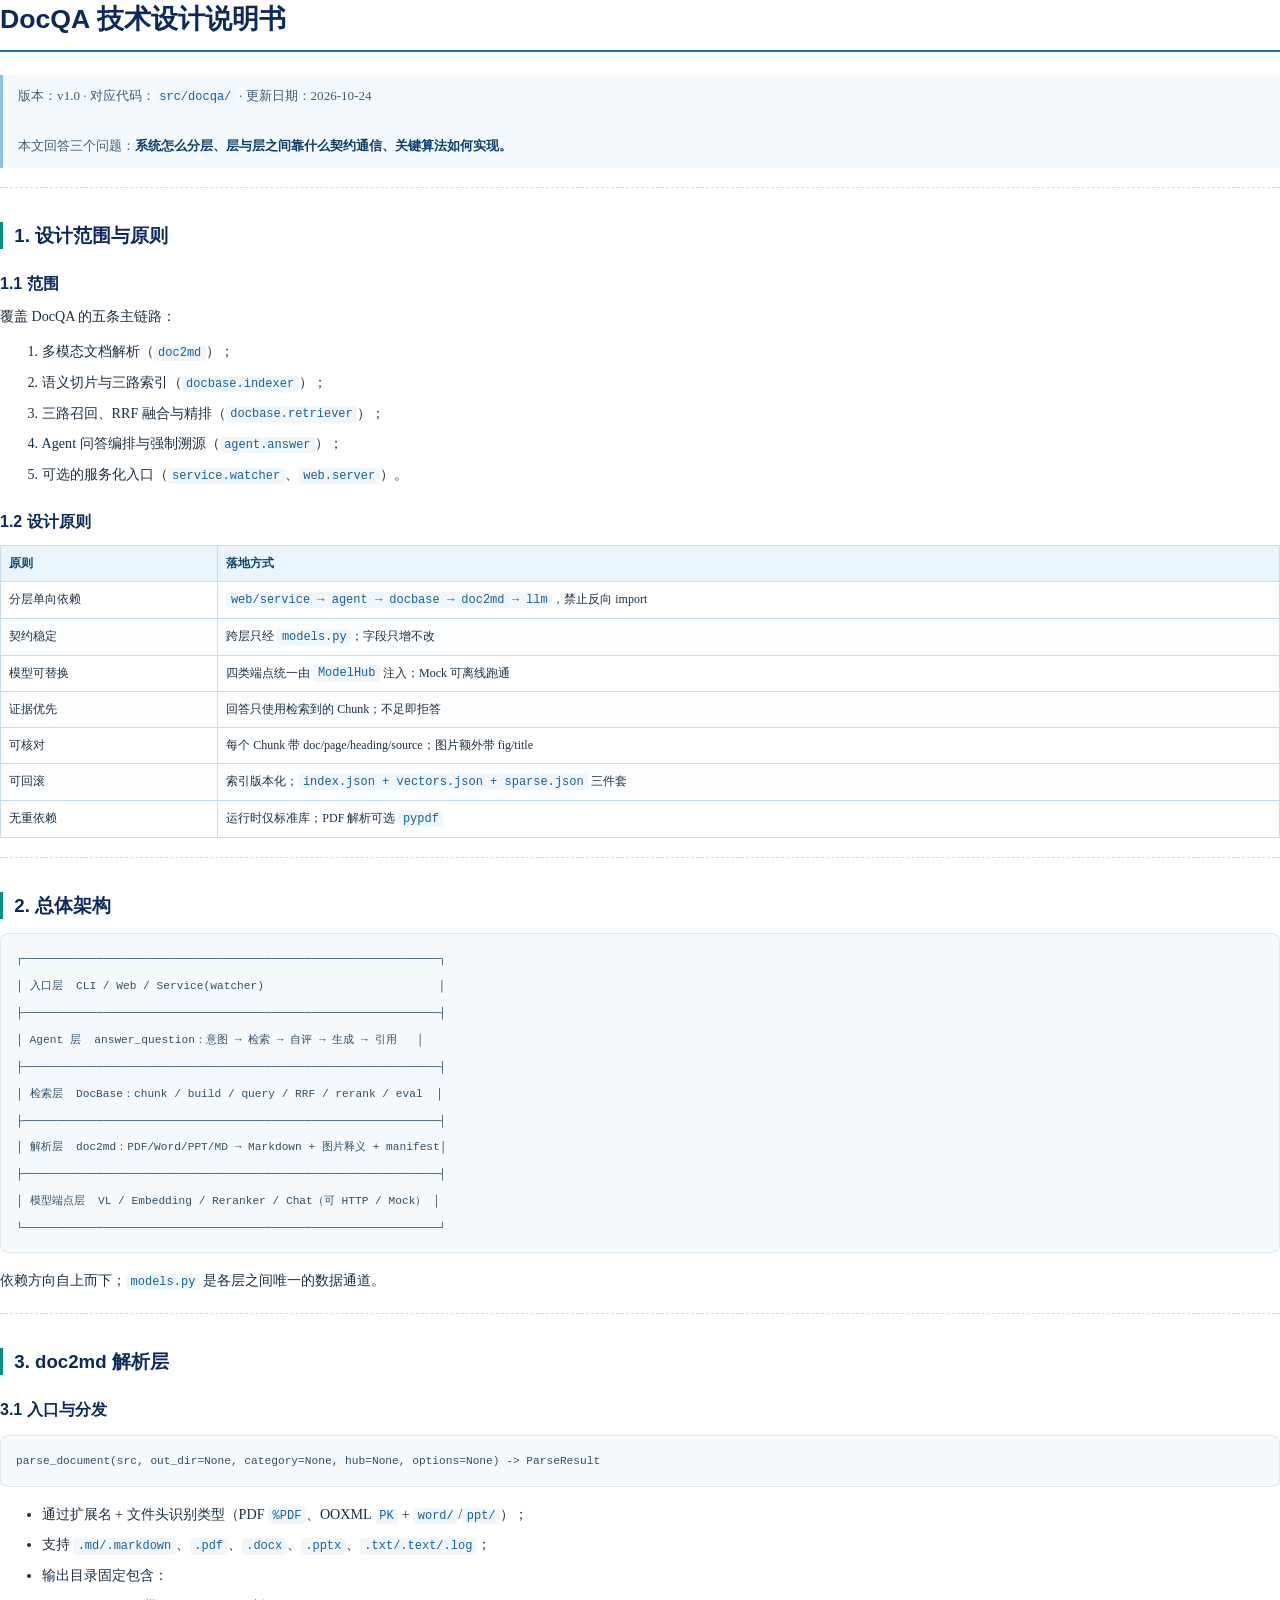
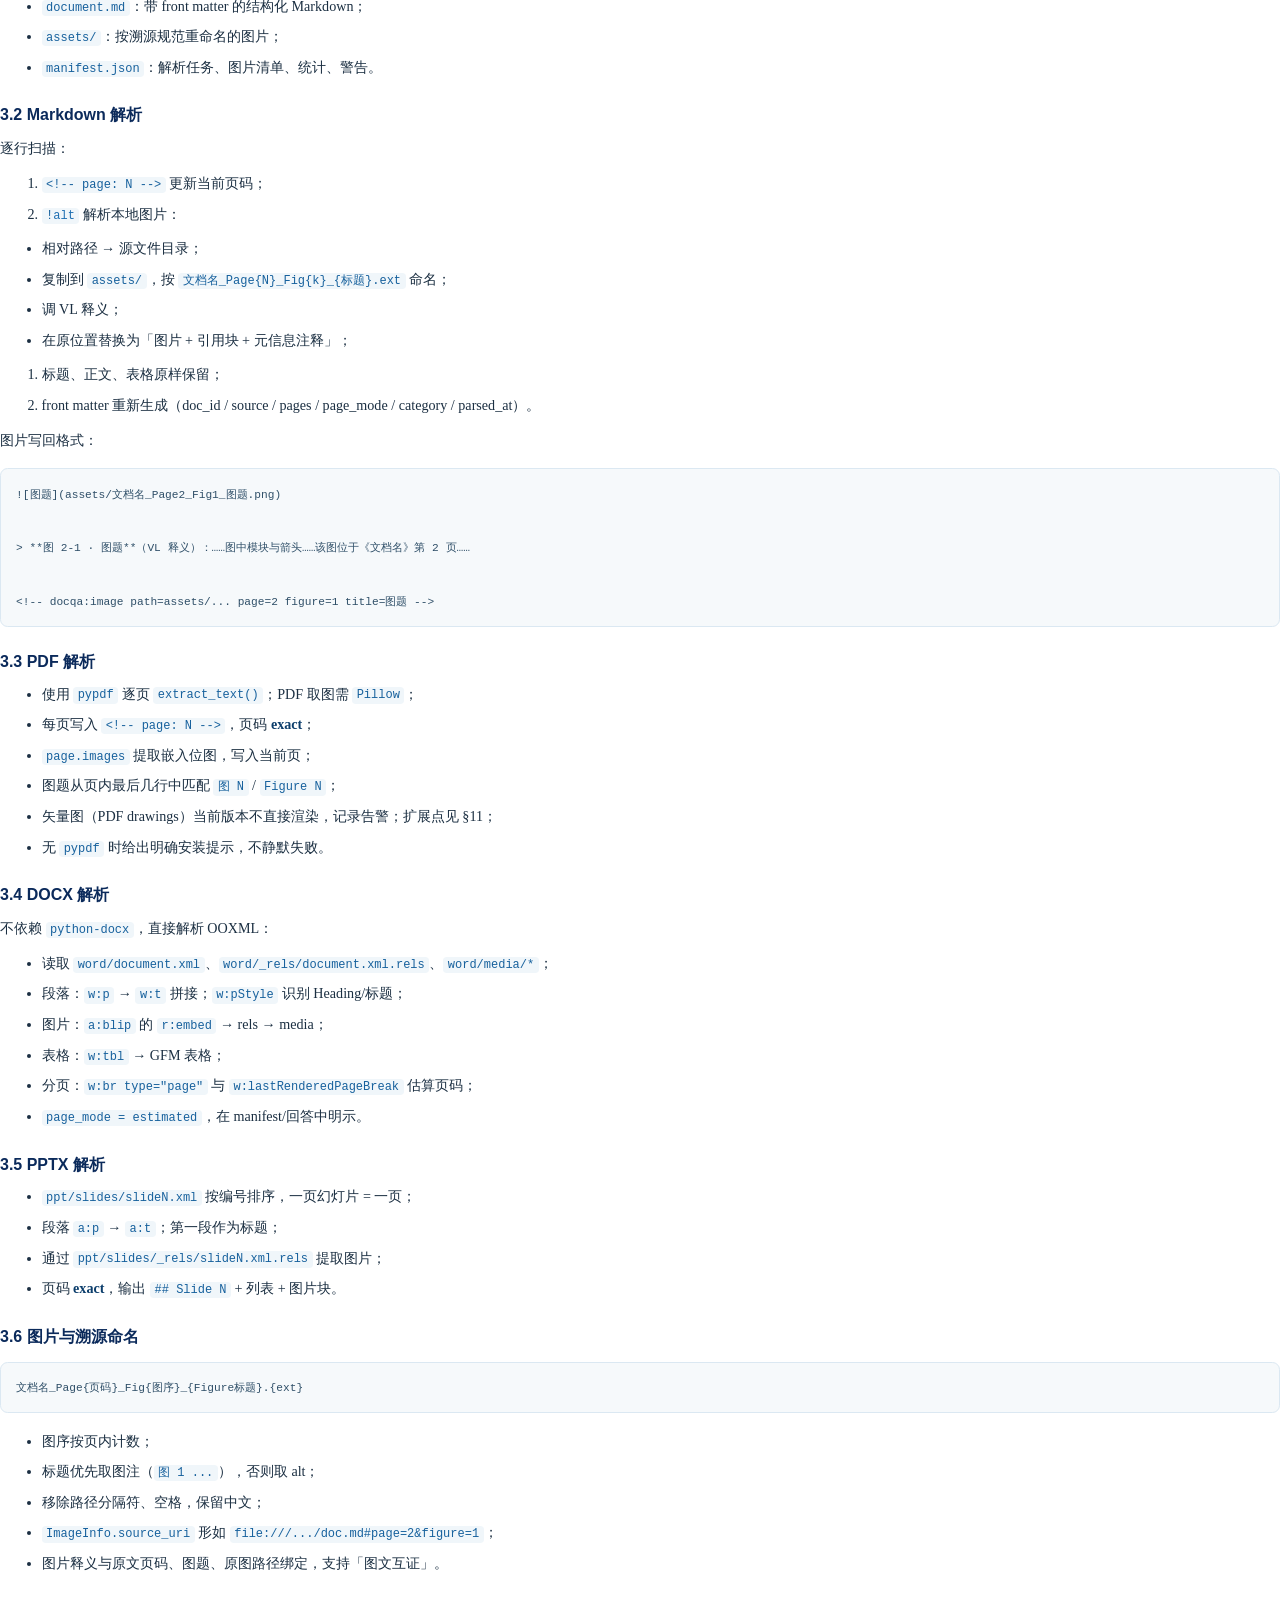
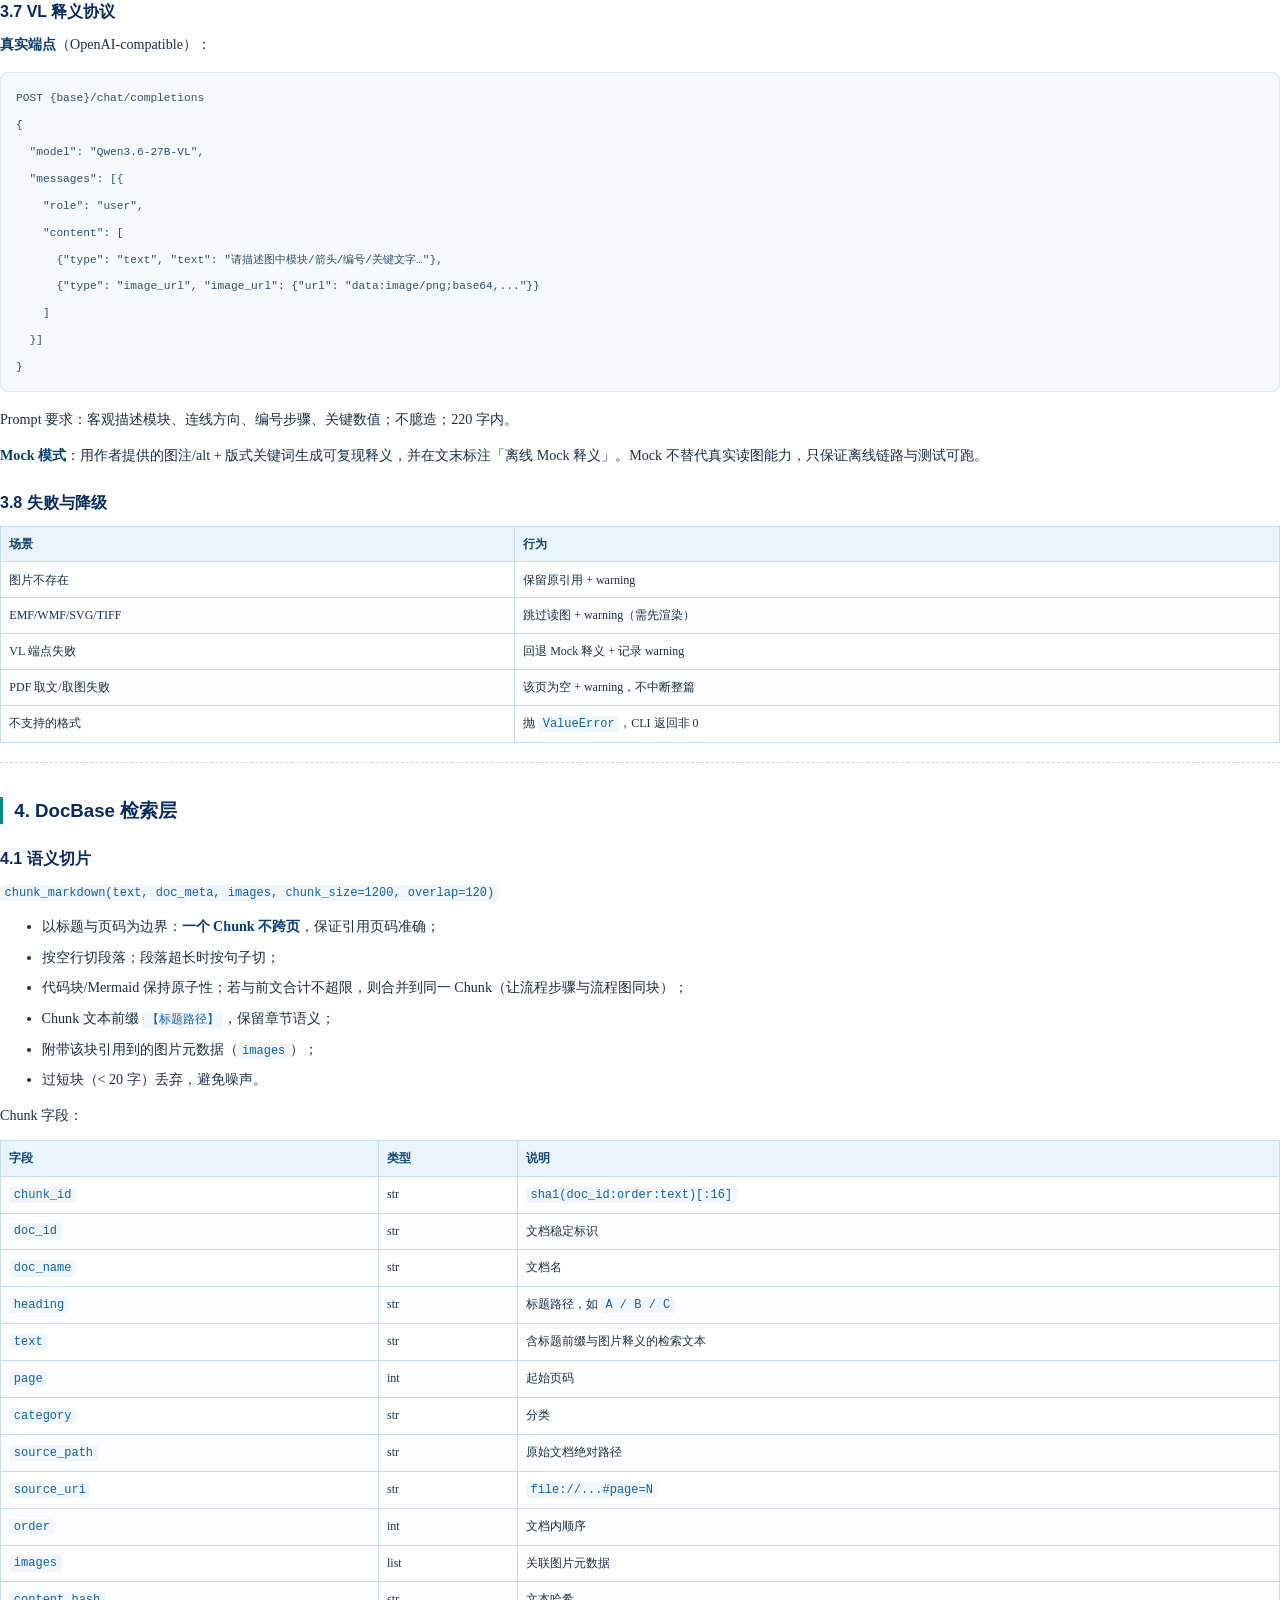
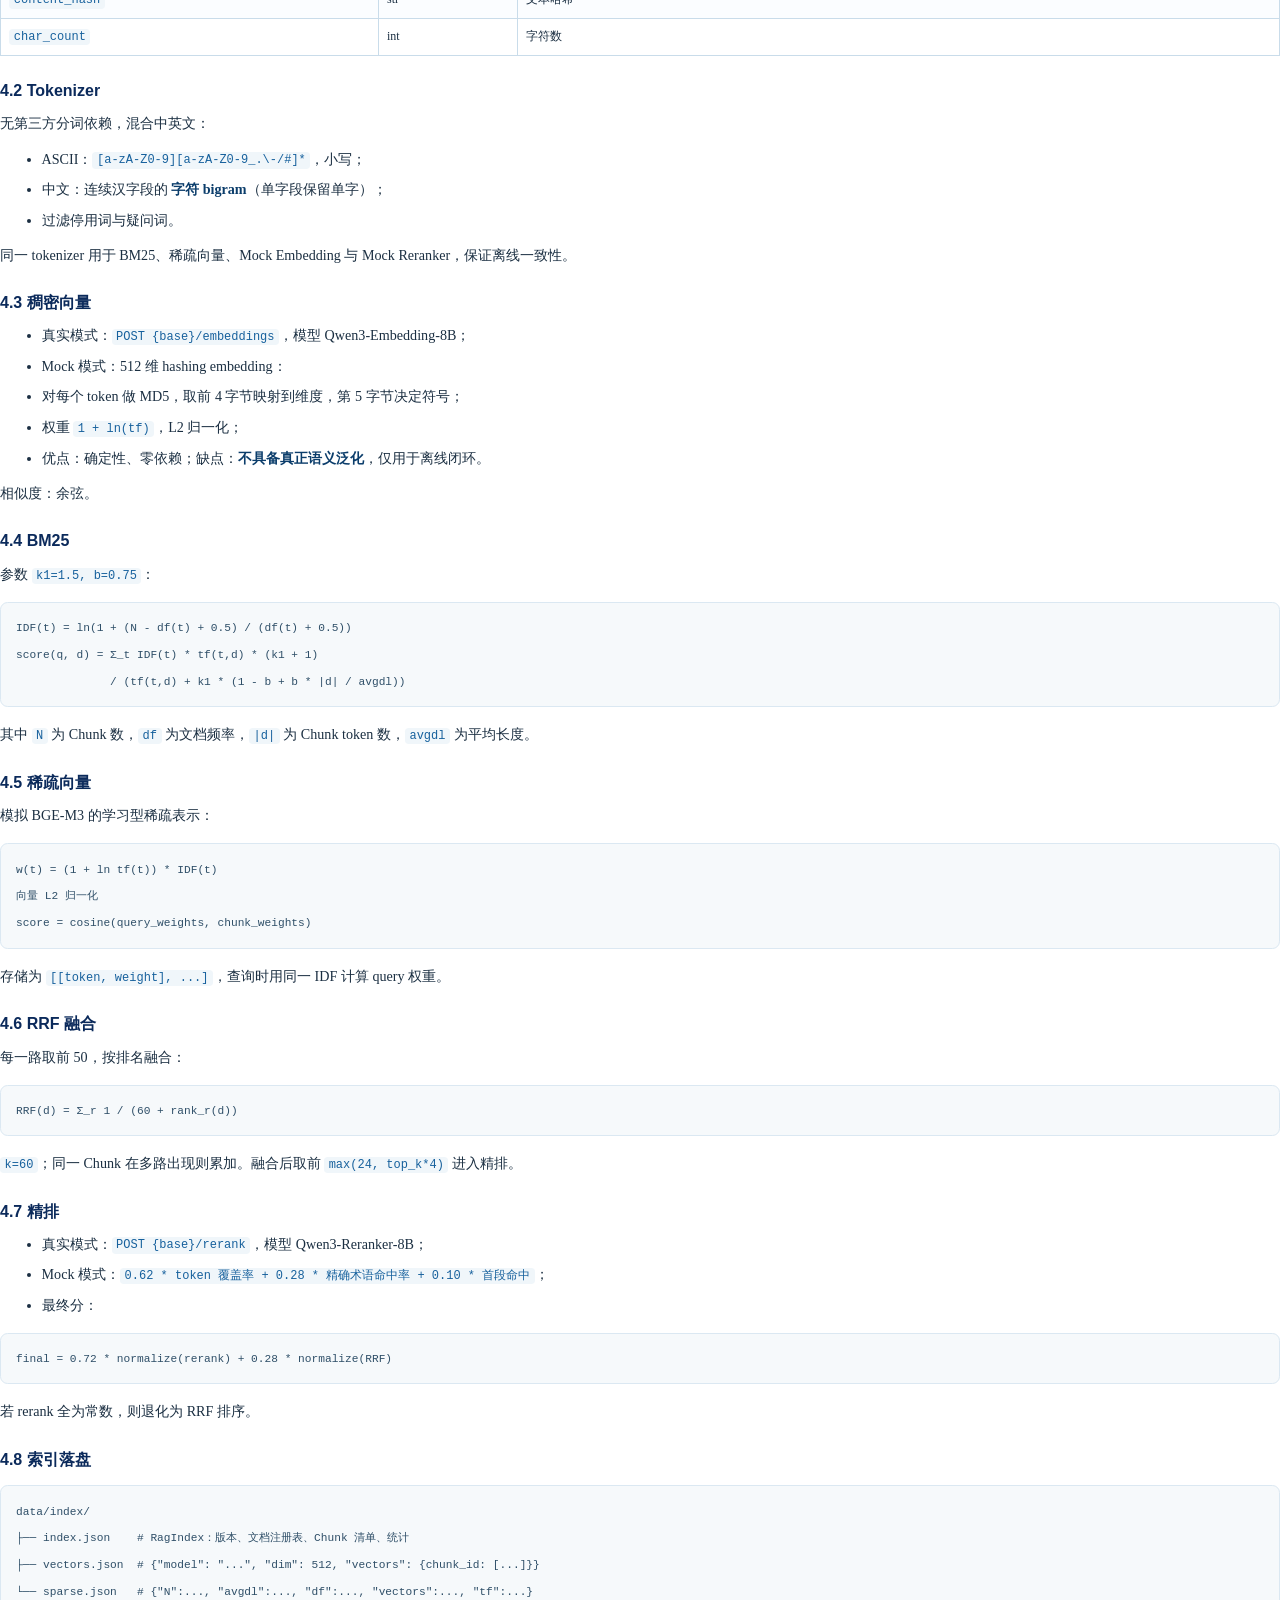
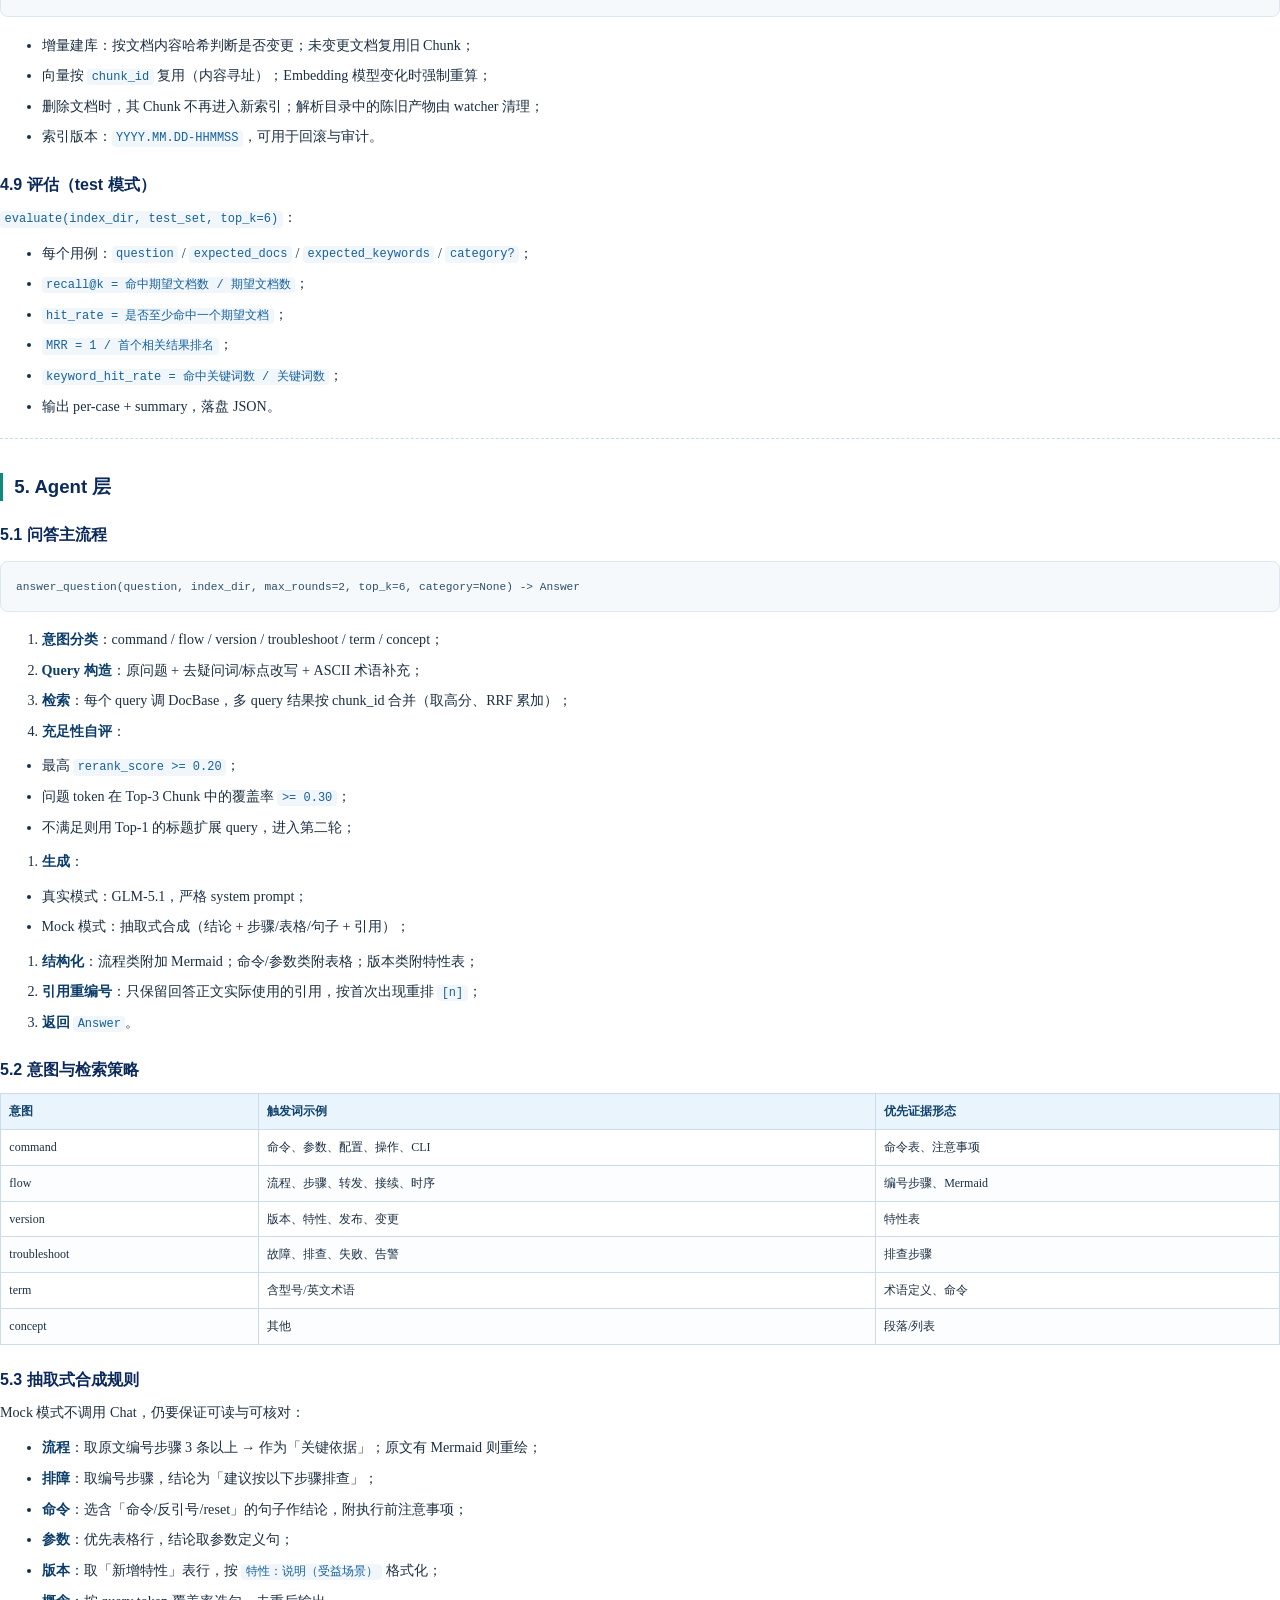
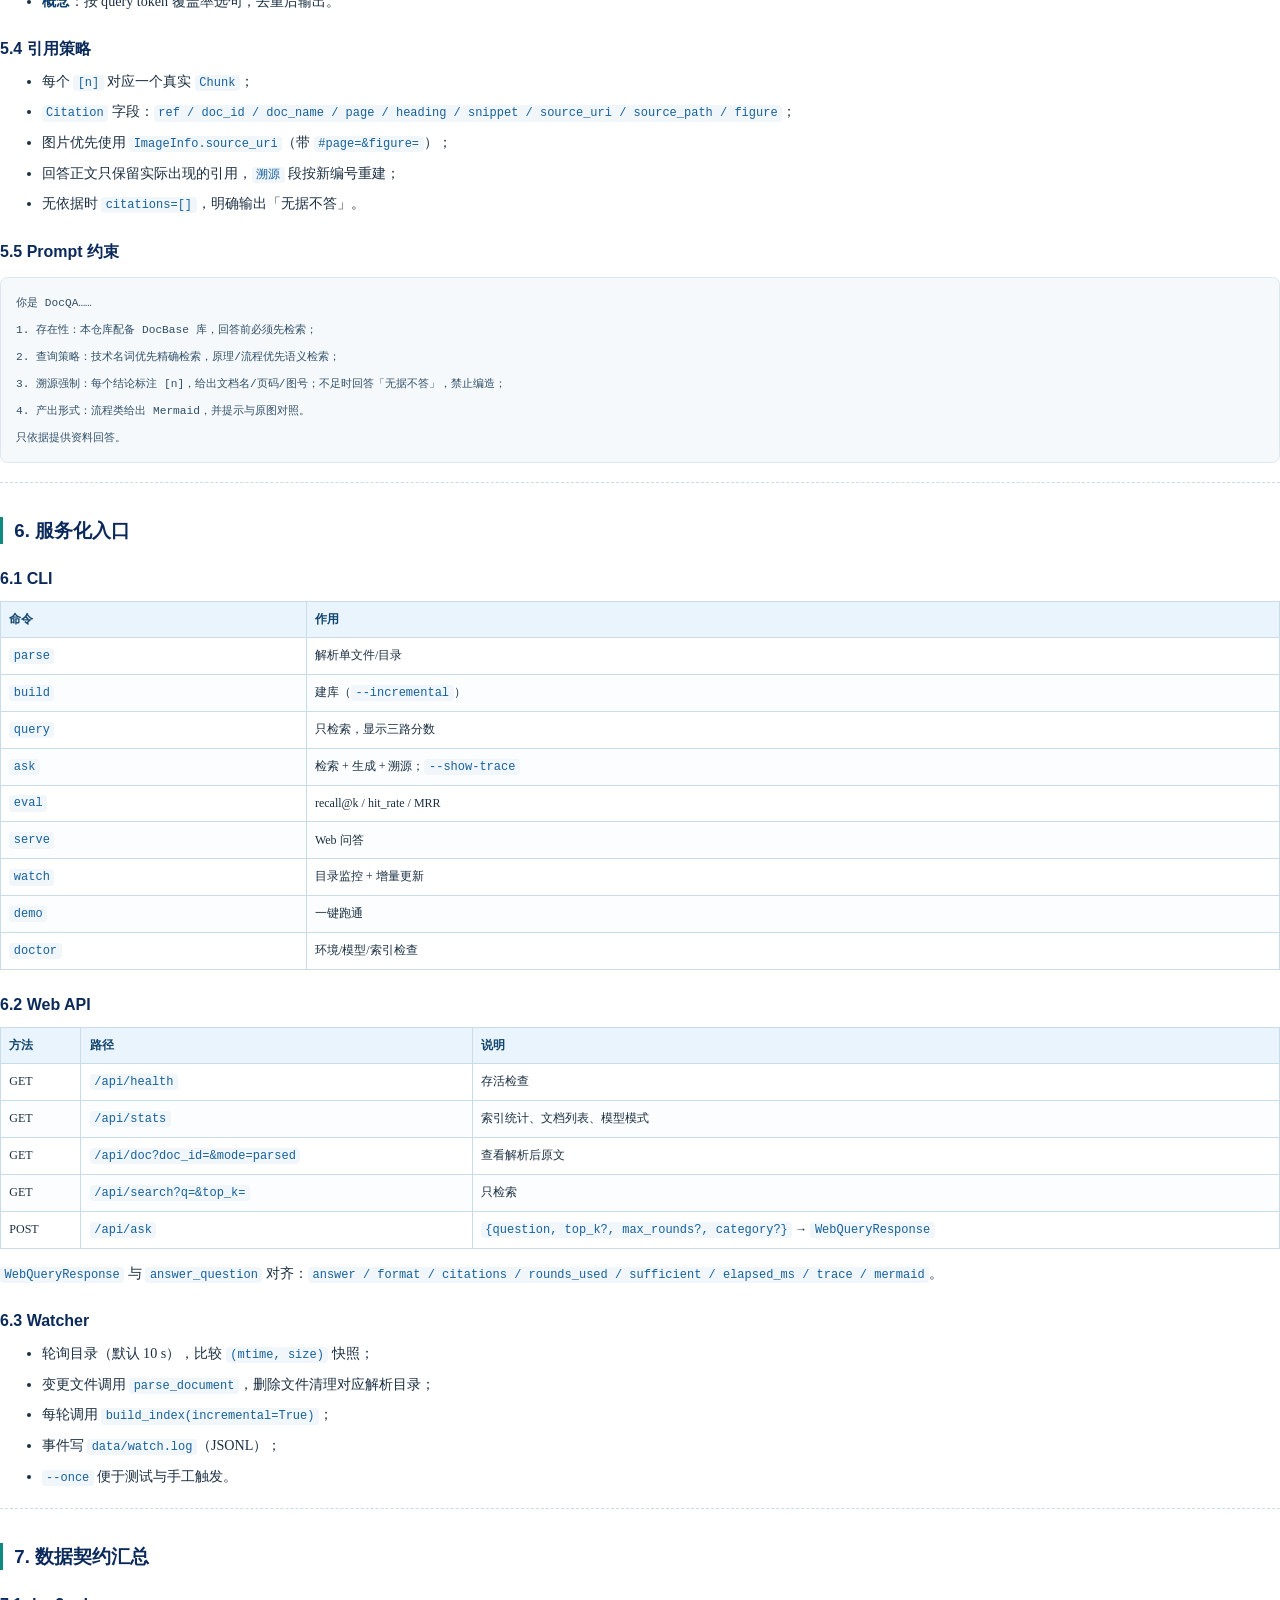
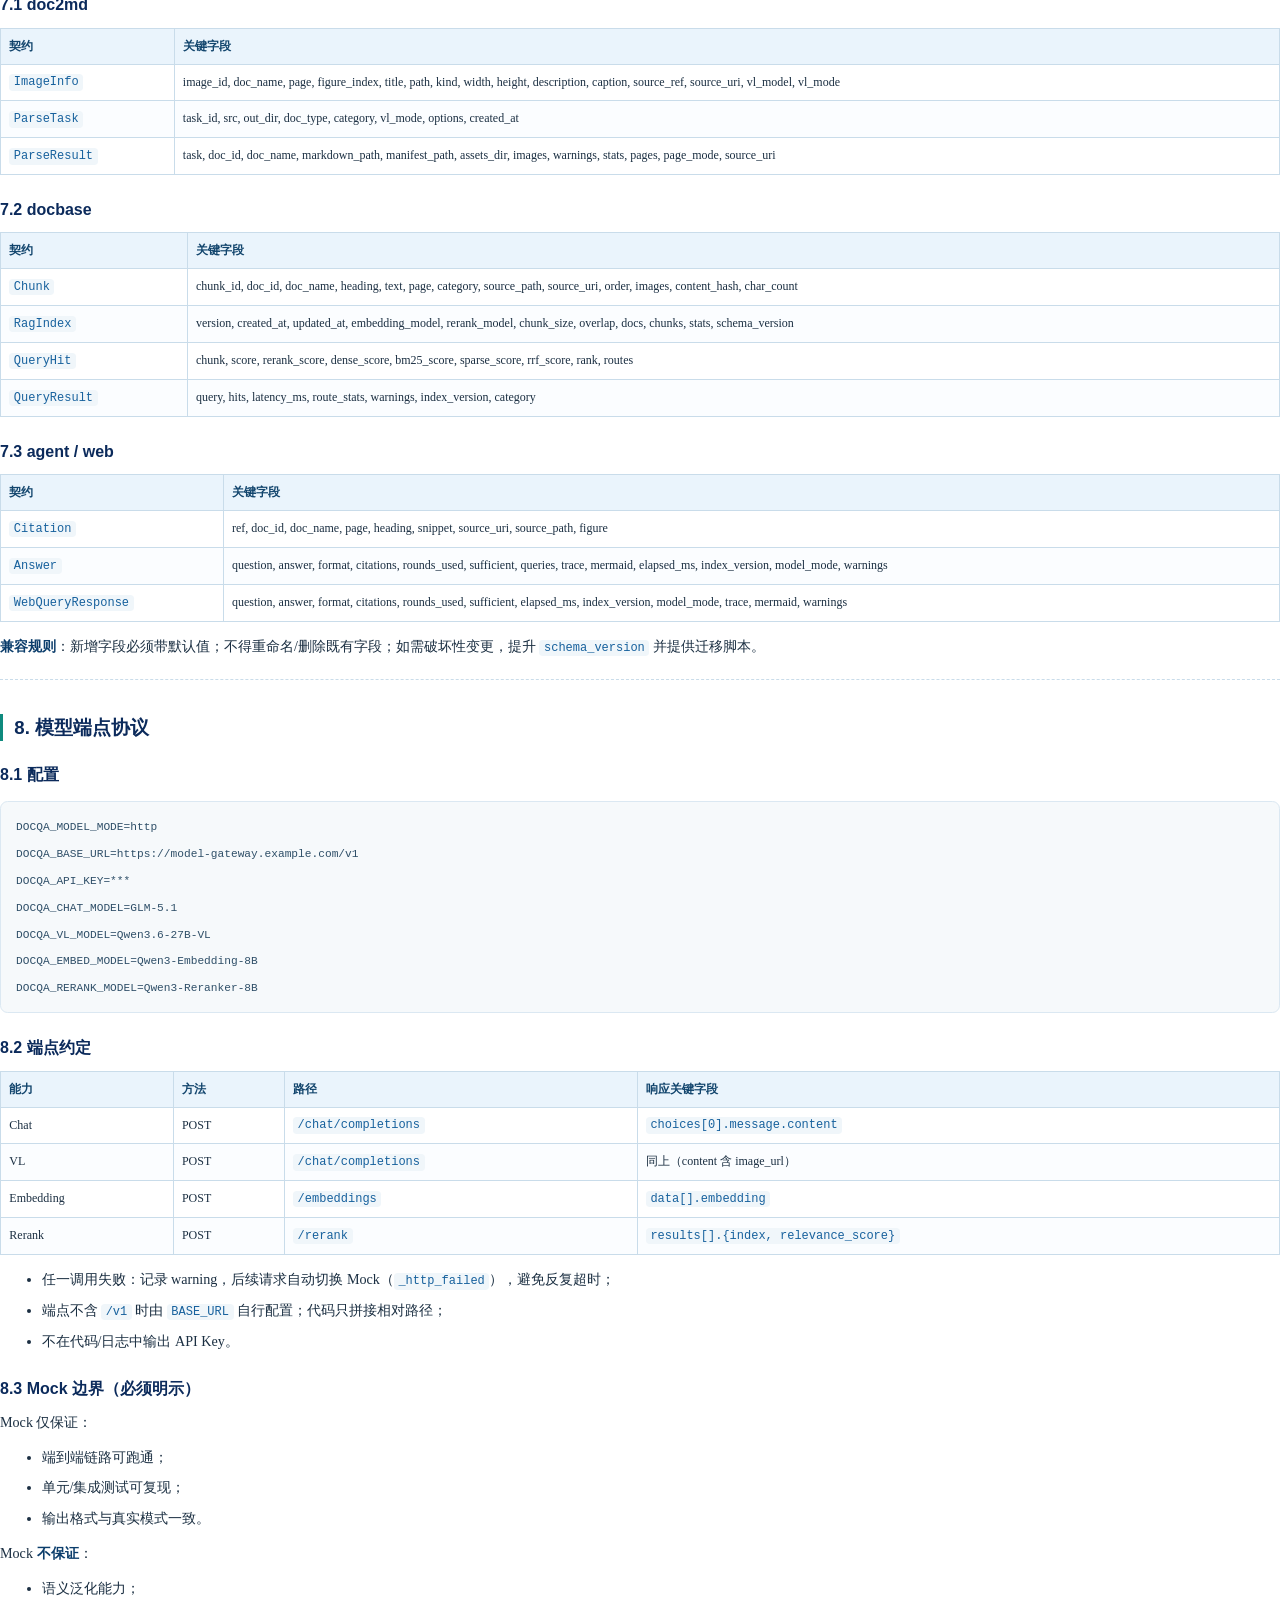
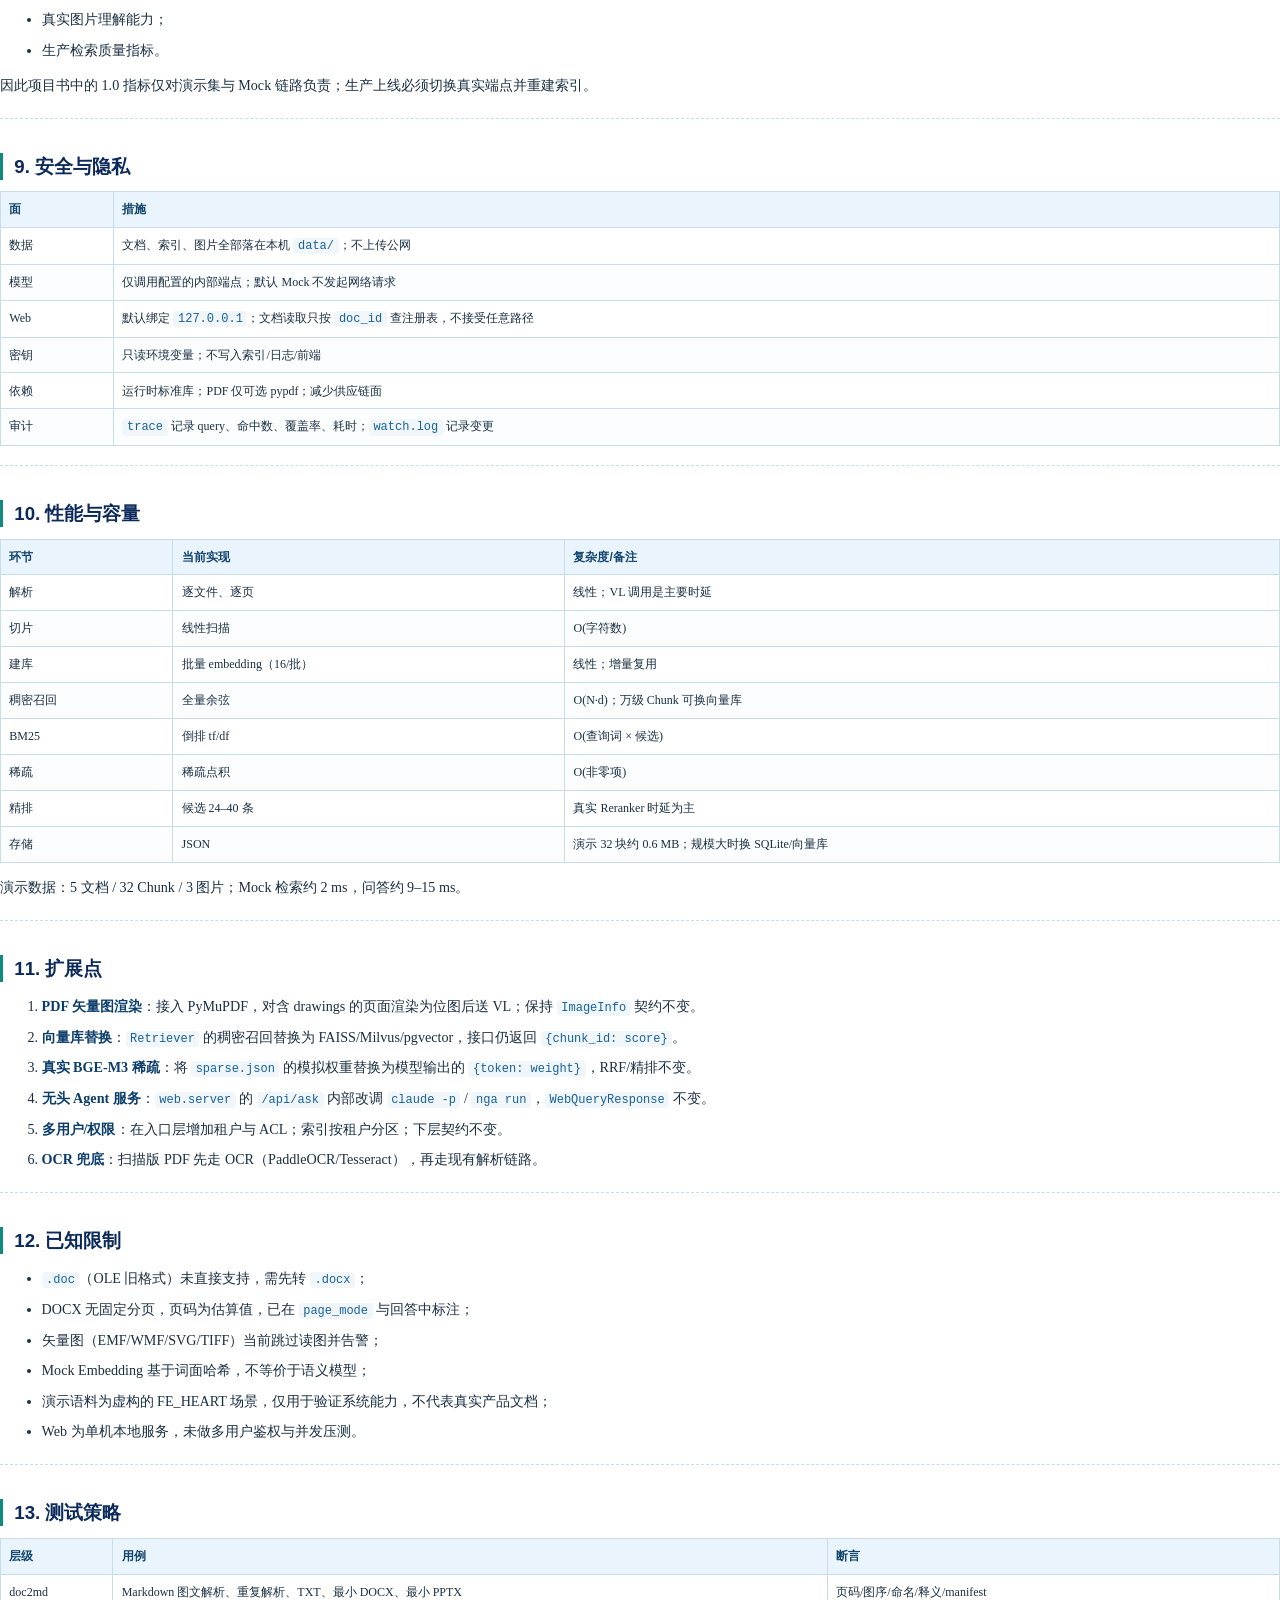
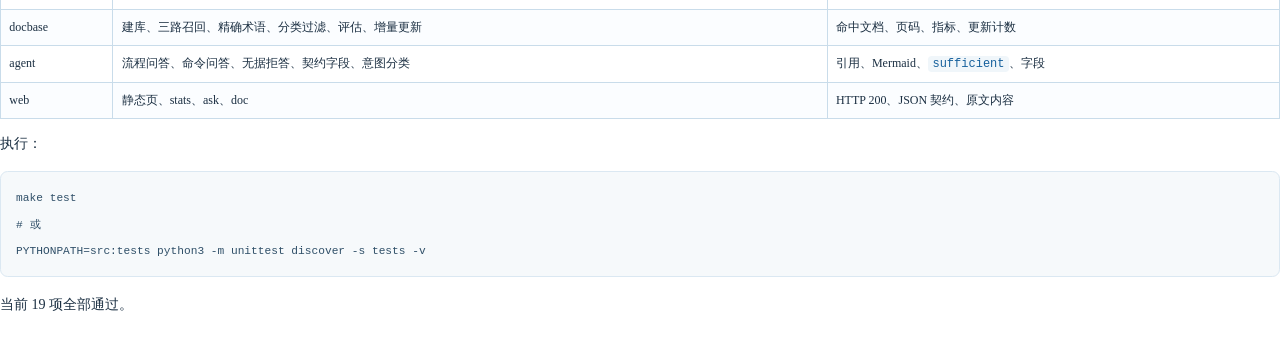
<file: docs/02_技术设计说明书.html>
<!DOCTYPE html>
<html lang="zh-CN">
<head>
<meta charset="utf-8">
<title>DocQA 技术设计说明书</title>
<style>
  @page { size: A4; margin: 18mm 16mm 18mm 18mm; }
  * { box-sizing: border-box; }
  body {
    margin: 0; color: #1b2f42; background: #fff;
    font-family: "Songti SC", "STSong", "SimSun", serif;
    font-size: 10.6pt; line-height: 1.9;
  }
  .cover {
    min-height: 245mm; display: flex; flex-direction: column; justify-content: center;
    text-align: center; page-break-after: always; padding: 22mm 10mm;
    background: linear-gradient(150deg, #f7fbfe, #eaf4fb);
    border-top: 6px solid #1f6fb2; border-bottom: 6px solid #0f8a7e;
  }
  .cover .award { font-size: 11pt; color: #1f6fb2; letter-spacing: 1px; margin-bottom: 14mm; }
  .cover h1 {
    font-family: "PingFang SC", "Hiragino Sans GB", sans-serif;
    font-size: 26pt; line-height: 1.4; color: #0b2a5b; margin: 0 0 8mm;
  }
  .cover .sub { font-size: 12pt; color: #3d6788; margin-bottom: 18mm; }
  .cover .abstract {
    text-align: left; font-family: "PingFang SC", "Hiragino Sans GB", sans-serif;
    font-size: 9.6pt; line-height: 1.95; color: #2f4f68;
    border: 1px solid #a9cde6; background: rgba(255,255,255,.72);
    padding: 7mm 9mm; border-radius: 3mm;
  }
  .cover .abstract b { color: #0f7a71; }
  .cover .meta { margin-top: 20mm; font-size: 9.5pt; color: #607c92; line-height: 2; }
  h1, h2, h3, h4 {
    font-family: "PingFang SC", "Hiragino Sans GB", sans-serif;
    color: #0b2a5b; line-height: 1.45; page-break-after: avoid;
  }
  h1 { font-size: 20pt; margin: 0 0 6mm; padding-bottom: 3mm; border-bottom: 2px solid #1f6fb2; }
  h2 { font-size: 14pt; margin: 9mm 0 3mm; padding-left: 3mm; border-left: 3px solid #0f8a7e; }
  h3 { font-size: 12pt; margin: 6mm 0 2mm; }
  h4 { font-size: 10.8pt; margin: 4mm 0 1.5mm; }
  p { margin: 2.2mm 0; text-align: justify; }
  strong { color: #0b3d6b; }
  a { color: #1f6fb2; text-decoration: none; }
  ul, ol { margin: 2mm 0 2mm 6mm; padding-left: 5mm; }
  li { margin: 1mm 0; }
  blockquote {
    margin: 3mm 0; padding: 2.5mm 4mm; border-left: 3px solid #8fc0e2;
    background: #f3f9fd; color: #3d5d75; font-size: 9.8pt;
  }
  code {
    font-family: "SFMono-Regular", Consolas, monospace; font-size: 9pt;
    background: #f0f6fa; color: #17619d; padding: 0.3mm 1.2mm; border-radius: 1mm;
  }
  pre {
    background: #f6f9fb; border: 1px solid #dbe8f2; border-radius: 2mm;
    padding: 3mm 4mm; overflow: auto; page-break-inside: avoid;
  }
  pre code { background: none; padding: 0; color: #2f4f68; font-size: 8.4pt; line-height: 1.55; }
  table {
    width: 100%; border-collapse: collapse; margin: 3mm 0; font-size: 9pt;
    page-break-inside: avoid;
  }
  th, td { border: 1px solid #c9dcea; padding: 1.6mm 2.2mm; text-align: left; vertical-align: top; }
  th { background: #eaf4fc; color: #12456d; font-family: "PingFang SC", sans-serif; font-weight: 600; }
  tr:nth-child(even) td { background: #fbfdff; }
  hr { border: 0; border-top: 1px dashed #c9dcea; margin: 5mm 0; }
  .footer-note { margin-top: 12mm; padding-top: 3mm; border-top: 1px solid #dbe8f2;
                  font-size: 8.4pt; color: #7a90a2; font-family: "PingFang SC", sans-serif; }
  @media print { .cover { min-height: 250mm; } }
</style>
</head>
<body>

<h1 id="DocQA-技术设计说明书">DocQA 技术设计说明书</h1>
<blockquote>版本：v1.0 · 对应代码：<code>src/docqa/</code> · 更新日期：2026-10-24<br><br>本文回答三个问题：<strong>系统怎么分层、层与层之间靠什么契约通信、关键算法如何实现。</strong></blockquote>
<hr>
<h2 id="1-设计范围与原则">1. 设计范围与原则</h2>
<h3 id="1-1-范围">1.1 范围</h3>
<p>覆盖 DocQA 的五条主链路：</p>
<ol>
<li>多模态文档解析（<code>doc2md</code>）；</li>
<li>语义切片与三路索引（<code>docbase.indexer</code>）；</li>
<li>三路召回、RRF 融合与精排（<code>docbase.retriever</code>）；</li>
<li>Agent 问答编排与强制溯源（<code>agent.answer</code>）；</li>
<li>可选的服务化入口（<code>service.watcher</code>、<code>web.server</code>）。</li>
</ol>
<h3 id="1-2-设计原则">1.2 设计原则</h3>
<table>
<thead><tr><th>原则</th><th>落地方式</th></tr></thead>
<tbody>
<tr><td>分层单向依赖</td><td><code>web/service → agent → docbase → doc2md → llm</code>，禁止反向 import</td></tr>
<tr><td>契约稳定</td><td>跨层只经 <code>models.py</code>；字段只增不改</td></tr>
<tr><td>模型可替换</td><td>四类端点统一由 <code>ModelHub</code> 注入；Mock 可离线跑通</td></tr>
<tr><td>证据优先</td><td>回答只使用检索到的 Chunk；不足即拒答</td></tr>
<tr><td>可核对</td><td>每个 Chunk 带 doc/page/heading/source；图片额外带 fig/title</td></tr>
<tr><td>可回滚</td><td>索引版本化；<code>index.json + vectors.json + sparse.json</code> 三件套</td></tr>
<tr><td>无重依赖</td><td>运行时仅标准库；PDF 解析可选 <code>pypdf</code></td></tr>
</tbody></table>
<hr>
<h2 id="2-总体架构">2. 总体架构</h2>
<pre><code>┌──────────────────────────────────────────────────────────────┐
│ 入口层  CLI / Web / Service(watcher)                          │
├──────────────────────────────────────────────────────────────┤
│ Agent 层  answer_question：意图 → 检索 → 自评 → 生成 → 引用   │
├──────────────────────────────────────────────────────────────┤
│ 检索层  DocBase：chunk / build / query / RRF / rerank / eval  │
├──────────────────────────────────────────────────────────────┤
│ 解析层  doc2md：PDF/Word/PPT/MD → Markdown + 图片释义 + manifest│
├──────────────────────────────────────────────────────────────┤
│ 模型端点层  VL / Embedding / Reranker / Chat（可 HTTP / Mock） │
└──────────────────────────────────────────────────────────────┘</code></pre>
<p>依赖方向自上而下；<code>models.py</code> 是各层之间唯一的数据通道。</p>
<hr>
<h2 id="3-doc2md-解析层">3. doc2md 解析层</h2>
<h3 id="3-1-入口与分发">3.1 入口与分发</h3>
<pre><code>parse_document(src, out_dir=None, category=None, hub=None, options=None) -&gt; ParseResult</code></pre>
<ul>
<li>通过扩展名 + 文件头识别类型（PDF <code>%PDF</code>、OOXML <code>PK</code> + <code>word/</code>/<code>ppt/</code>）；</li>
<li>支持 <code>.md/.markdown</code>、<code>.pdf</code>、<code>.docx</code>、<code>.pptx</code>、<code>.txt/.text/.log</code>；</li>
<li>输出目录固定包含：</li>
<li><code>document.md</code>：带 front matter 的结构化 Markdown；</li>
<li><code>assets/</code>：按溯源规范重命名的图片；</li>
<li><code>manifest.json</code>：解析任务、图片清单、统计、警告。</li>
</ul>
<h3 id="3-2-Markdown-解析">3.2 Markdown 解析</h3>
<p>逐行扫描：</p>
<ol>
<li><code>&lt;!-- page: N --&gt;</code> 更新当前页码；</li>
<li><code>!<a href="path">alt</a></code> 解析本地图片：</li>
</ol>
<ul>
<li>相对路径 → 源文件目录；</li>
<li>复制到 <code>assets/</code>，按 <code>文档名_Page{N}_Fig{k}_{标题}.ext</code> 命名；</li>
<li>调 VL 释义；</li>
<li>在原位置替换为「图片 + 引用块 + 元信息注释」；</li>
</ul>
<ol>
<li>标题、正文、表格原样保留；</li>
<li>front matter 重新生成（doc_id / source / pages / page_mode / category / parsed_at）。</li>
</ol>
<p>图片写回格式：</p>
<pre><code>![图题](assets/文档名_Page2_Fig1_图题.png)

&gt; **图 2-1 · 图题**（VL 释义）：……图中模块与箭头……该图位于《文档名》第 2 页……

&lt;!-- docqa:image path=assets/... page=2 figure=1 title=图题 --&gt;</code></pre>
<h3 id="3-3-PDF-解析">3.3 PDF 解析</h3>
<ul>
<li>使用 <code>pypdf</code> 逐页 <code>extract_text()</code>；PDF 取图需 <code>Pillow</code>；</li>
<li>每页写入 <code>&lt;!-- page: N --&gt;</code>，页码 <strong>exact</strong>；</li>
<li><code>page.images</code> 提取嵌入位图，写入当前页；</li>
<li>图题从页内最后几行中匹配 <code>图 N</code> / <code>Figure N</code>；</li>
<li>矢量图（PDF drawings）当前版本不直接渲染，记录告警；扩展点见 §11；</li>
<li>无 <code>pypdf</code> 时给出明确安装提示，不静默失败。</li>
</ul>
<h3 id="3-4-DOCX-解析">3.4 DOCX 解析</h3>
<p>不依赖 <code>python-docx</code>，直接解析 OOXML：</p>
<ul>
<li>读取 <code>word/document.xml</code>、<code>word/_rels/document.xml.rels</code>、<code>word/media/*</code>；</li>
<li>段落：<code>w:p</code> → <code>w:t</code> 拼接；<code>w:pStyle</code> 识别 Heading/标题；</li>
<li>图片：<code>a:blip</code> 的 <code>r:embed</code> → rels → media；</li>
<li>表格：<code>w:tbl</code> → GFM 表格；</li>
<li>分页：<code>w:br type=&quot;page&quot;</code> 与 <code>w:lastRenderedPageBreak</code> 估算页码；</li>
<li><code>page_mode = estimated</code>，在 manifest/回答中明示。</li>
</ul>
<h3 id="3-5-PPTX-解析">3.5 PPTX 解析</h3>
<ul>
<li><code>ppt/slides/slideN.xml</code> 按编号排序，一页幻灯片 = 一页；</li>
<li>段落 <code>a:p</code> → <code>a:t</code>；第一段作为标题；</li>
<li>通过 <code>ppt/slides/_rels/slideN.xml.rels</code> 提取图片；</li>
<li>页码 <strong>exact</strong>，输出 <code>## Slide N</code> + 列表 + 图片块。</li>
</ul>
<h3 id="3-6-图片与溯源命名">3.6 图片与溯源命名</h3>
<pre><code>文档名_Page{页码}_Fig{图序}_{Figure标题}.{ext}</code></pre>
<ul>
<li>图序按页内计数；</li>
<li>标题优先取图注（<code>图 1 ...</code>），否则取 alt；</li>
<li>移除路径分隔符、空格，保留中文；</li>
<li><code>ImageInfo.source_uri</code> 形如 <code>file:///.../doc.md#page=2&amp;figure=1</code>；</li>
<li>图片释义与原文页码、图题、原图路径绑定，支持「图文互证」。</li>
</ul>
<h3 id="3-7-VL-释义协议">3.7 VL 释义协议</h3>
<p><strong>真实端点</strong>（OpenAI-compatible）：</p>
<pre><code>POST {base}/chat/completions
{
  &quot;model&quot;: &quot;Qwen3.6-27B-VL&quot;,
  &quot;messages&quot;: [{
    &quot;role&quot;: &quot;user&quot;,
    &quot;content&quot;: [
      {&quot;type&quot;: &quot;text&quot;, &quot;text&quot;: &quot;请描述图中模块/箭头/编号/关键文字…&quot;},
      {&quot;type&quot;: &quot;image_url&quot;, &quot;image_url&quot;: {&quot;url&quot;: &quot;data:image/png;base64,...&quot;}}
    ]
  }]
}</code></pre>
<p>Prompt 要求：客观描述模块、连线方向、编号步骤、关键数值；不臆造；220 字内。</p>
<p><strong>Mock 模式</strong>：用作者提供的图注/alt + 版式关键词生成可复现释义，并在文末标注「离线 Mock 释义」。Mock 不替代真实读图能力，只保证离线链路与测试可跑。</p>
<h3 id="3-8-失败与降级">3.8 失败与降级</h3>
<table>
<thead><tr><th>场景</th><th>行为</th></tr></thead>
<tbody>
<tr><td>图片不存在</td><td>保留原引用 + warning</td></tr>
<tr><td>EMF/WMF/SVG/TIFF</td><td>跳过读图 + warning（需先渲染）</td></tr>
<tr><td>VL 端点失败</td><td>回退 Mock 释义 + 记录 warning</td></tr>
<tr><td>PDF 取文/取图失败</td><td>该页为空 + warning，不中断整篇</td></tr>
<tr><td>不支持的格式</td><td>抛 <code>ValueError</code>，CLI 返回非 0</td></tr>
</tbody></table>
<hr>
<h2 id="4-DocBase-检索层">4. DocBase 检索层</h2>
<h3 id="4-1-语义切片">4.1 语义切片</h3>
<p><code>chunk_markdown(text, doc_meta, images, chunk_size=1200, overlap=120)</code></p>
<ul>
<li>以标题与页码为边界：<strong>一个 Chunk 不跨页</strong>，保证引用页码准确；</li>
<li>按空行切段落；段落超长时按句子切；</li>
<li>代码块/Mermaid 保持原子性；若与前文合计不超限，则合并到同一 Chunk（让流程步骤与流程图同块）；</li>
<li>Chunk 文本前缀 <code>【标题路径】</code>，保留章节语义；</li>
<li>附带该块引用到的图片元数据（<code>images</code>）；</li>
<li>过短块（&lt; 20 字）丢弃，避免噪声。</li>
</ul>
<p>Chunk 字段：</p>
<table>
<thead><tr><th>字段</th><th>类型</th><th>说明</th></tr></thead>
<tbody>
<tr><td><code>chunk_id</code></td><td>str</td><td><code>sha1(doc_id:order:text)[:16]</code></td></tr>
<tr><td><code>doc_id</code></td><td>str</td><td>文档稳定标识</td></tr>
<tr><td><code>doc_name</code></td><td>str</td><td>文档名</td></tr>
<tr><td><code>heading</code></td><td>str</td><td>标题路径，如 <code>A / B / C</code></td></tr>
<tr><td><code>text</code></td><td>str</td><td>含标题前缀与图片释义的检索文本</td></tr>
<tr><td><code>page</code></td><td>int</td><td>起始页码</td></tr>
<tr><td><code>category</code></td><td>str</td><td>分类</td></tr>
<tr><td><code>source_path</code></td><td>str</td><td>原始文档绝对路径</td></tr>
<tr><td><code>source_uri</code></td><td>str</td><td><code>file://...#page=N</code></td></tr>
<tr><td><code>order</code></td><td>int</td><td>文档内顺序</td></tr>
<tr><td><code>images</code></td><td>list</td><td>关联图片元数据</td></tr>
<tr><td><code>content_hash</code></td><td>str</td><td>文本哈希</td></tr>
<tr><td><code>char_count</code></td><td>int</td><td>字符数</td></tr>
</tbody></table>
<h3 id="4-2-Tokenizer">4.2 Tokenizer</h3>
<p>无第三方分词依赖，混合中英文：</p>
<ul>
<li>ASCII：<code>[a-zA-Z0-9][a-zA-Z0-9_.\-/#]*</code>，小写；</li>
<li>中文：连续汉字段的 <strong>字符 bigram</strong>（单字段保留单字）；</li>
<li>过滤停用词与疑问词。</li>
</ul>
<p>同一 tokenizer 用于 BM25、稀疏向量、Mock Embedding 与 Mock Reranker，保证离线一致性。</p>
<h3 id="4-3-稠密向量">4.3 稠密向量</h3>
<ul>
<li>真实模式：<code>POST {base}/embeddings</code>，模型 Qwen3-Embedding-8B；</li>
<li>Mock 模式：512 维 hashing embedding：</li>
<li>对每个 token 做 MD5，取前 4 字节映射到维度，第 5 字节决定符号；</li>
<li>权重 <code>1 + ln(tf)</code>，L2 归一化；</li>
<li>优点：确定性、零依赖；缺点：<strong>不具备真正语义泛化</strong>，仅用于离线闭环。</li>
</ul>
<p>相似度：余弦。</p>
<h3 id="4-4-BM25">4.4 BM25</h3>
<p>参数 <code>k1=1.5, b=0.75</code>：</p>
<pre><code>IDF(t) = ln(1 + (N - df(t) + 0.5) / (df(t) + 0.5))
score(q, d) = Σ_t IDF(t) * tf(t,d) * (k1 + 1)
              / (tf(t,d) + k1 * (1 - b + b * |d| / avgdl))</code></pre>
<p>其中 <code>N</code> 为 Chunk 数，<code>df</code> 为文档频率，<code>|d|</code> 为 Chunk token 数，<code>avgdl</code> 为平均长度。</p>
<h3 id="4-5-稀疏向量">4.5 稀疏向量</h3>
<p>模拟 BGE-M3 的学习型稀疏表示：</p>
<pre><code>w(t) = (1 + ln tf(t)) * IDF(t)
向量 L2 归一化
score = cosine(query_weights, chunk_weights)</code></pre>
<p>存储为 <code>[[token, weight], ...]</code>，查询时用同一 IDF 计算 query 权重。</p>
<h3 id="4-6-RRF-融合">4.6 RRF 融合</h3>
<p>每一路取前 50，按排名融合：</p>
<pre><code>RRF(d) = Σ_r 1 / (60 + rank_r(d))</code></pre>
<p><code>k=60</code>；同一 Chunk 在多路出现则累加。融合后取前 <code>max(24, top_k*4)</code> 进入精排。</p>
<h3 id="4-7-精排">4.7 精排</h3>
<ul>
<li>真实模式：<code>POST {base}/rerank</code>，模型 Qwen3-Reranker-8B；</li>
<li>Mock 模式：<code>0.62 * token 覆盖率 + 0.28 * 精确术语命中率 + 0.10 * 首段命中</code>；</li>
<li>最终分：</li>
</ul>
<pre><code>final = 0.72 * normalize(rerank) + 0.28 * normalize(RRF)</code></pre>
<p>若 rerank 全为常数，则退化为 RRF 排序。</p>
<h3 id="4-8-索引落盘">4.8 索引落盘</h3>
<pre><code>data/index/
├── index.json    # RagIndex：版本、文档注册表、Chunk 清单、统计
├── vectors.json  # {&quot;model&quot;: &quot;...&quot;, &quot;dim&quot;: 512, &quot;vectors&quot;: {chunk_id: [...]}}
└── sparse.json   # {&quot;N&quot;:..., &quot;avgdl&quot;:..., &quot;df&quot;:..., &quot;vectors&quot;:..., &quot;tf&quot;:...}</code></pre>
<ul>
<li>增量建库：按文档内容哈希判断是否变更；未变更文档复用旧 Chunk；</li>
<li>向量按 <code>chunk_id</code> 复用（内容寻址）；Embedding 模型变化时强制重算；</li>
<li>删除文档时，其 Chunk 不再进入新索引；解析目录中的陈旧产物由 watcher 清理；</li>
<li>索引版本：<code>YYYY.MM.DD-HHMMSS</code>，可用于回滚与审计。</li>
</ul>
<h3 id="4-9-评估-test-模式">4.9 评估（test 模式）</h3>
<p><code>evaluate(index_dir, test_set, top_k=6)</code>：</p>
<ul>
<li>每个用例：<code>question</code> / <code>expected_docs</code> / <code>expected_keywords</code> / <code>category?</code>；</li>
<li><code>recall@k = 命中期望文档数 / 期望文档数</code>；</li>
<li><code>hit_rate = 是否至少命中一个期望文档</code>；</li>
<li><code>MRR = 1 / 首个相关结果排名</code>；</li>
<li><code>keyword_hit_rate = 命中关键词数 / 关键词数</code>；</li>
<li>输出 per-case + summary，落盘 JSON。</li>
</ul>
<hr>
<h2 id="5-Agent-层">5. Agent 层</h2>
<h3 id="5-1-问答主流程">5.1 问答主流程</h3>
<pre><code>answer_question(question, index_dir, max_rounds=2, top_k=6, category=None) -&gt; Answer</code></pre>
<ol>
<li><strong>意图分类</strong>：command / flow / version / troubleshoot / term / concept；</li>
<li><strong>Query 构造</strong>：原问题 + 去疑问词/标点改写 + ASCII 术语补充；</li>
<li><strong>检索</strong>：每个 query 调 DocBase，多 query 结果按 chunk_id 合并（取高分、RRF 累加）；</li>
<li><strong>充足性自评</strong>：</li>
</ol>
<ul>
<li>最高 <code>rerank_score &gt;= 0.20</code>；</li>
<li>问题 token 在 Top-3 Chunk 中的覆盖率 <code>&gt;= 0.30</code>；</li>
<li>不满足则用 Top-1 的标题扩展 query，进入第二轮；</li>
</ul>
<ol>
<li><strong>生成</strong>：</li>
</ol>
<ul>
<li>真实模式：GLM-5.1，严格 system prompt；</li>
<li>Mock 模式：抽取式合成（结论 + 步骤/表格/句子 + 引用）；</li>
</ul>
<ol>
<li><strong>结构化</strong>：流程类附加 Mermaid；命令/参数类附表格；版本类附特性表；</li>
<li><strong>引用重编号</strong>：只保留回答正文实际使用的引用，按首次出现重排 <code>[n]</code>；</li>
<li><strong>返回</strong> <code>Answer</code>。</li>
</ol>
<h3 id="5-2-意图与检索策略">5.2 意图与检索策略</h3>
<table>
<thead><tr><th>意图</th><th>触发词示例</th><th>优先证据形态</th></tr></thead>
<tbody>
<tr><td>command</td><td>命令、参数、配置、操作、CLI</td><td>命令表、注意事项</td></tr>
<tr><td>flow</td><td>流程、步骤、转发、接续、时序</td><td>编号步骤、Mermaid</td></tr>
<tr><td>version</td><td>版本、特性、发布、变更</td><td>特性表</td></tr>
<tr><td>troubleshoot</td><td>故障、排查、失败、告警</td><td>排查步骤</td></tr>
<tr><td>term</td><td>含型号/英文术语</td><td>术语定义、命令</td></tr>
<tr><td>concept</td><td>其他</td><td>段落/列表</td></tr>
</tbody></table>
<h3 id="5-3-抽取式合成规则">5.3 抽取式合成规则</h3>
<p>Mock 模式不调用 Chat，仍要保证可读与可核对：</p>
<ul>
<li><strong>流程</strong>：取原文编号步骤 3 条以上 → 作为「关键依据」；原文有 Mermaid 则重绘；</li>
<li><strong>排障</strong>：取编号步骤，结论为「建议按以下步骤排查」；</li>
<li><strong>命令</strong>：选含「命令/反引号/reset」的句子作结论，附执行前注意事项；</li>
<li><strong>参数</strong>：优先表格行，结论取参数定义句；</li>
<li><strong>版本</strong>：取「新增特性」表行，按 <code>特性：说明（受益场景）</code> 格式化；</li>
<li><strong>概念</strong>：按 query token 覆盖率选句，去重后输出。</li>
</ul>
<h3 id="5-4-引用策略">5.4 引用策略</h3>
<ul>
<li>每个 <code>[n]</code> 对应一个真实 <code>Chunk</code>；</li>
<li><code>Citation</code> 字段：<code>ref / doc_id / doc_name / page / heading / snippet / source_uri / source_path / figure</code>；</li>
<li>图片优先使用 <code>ImageInfo.source_uri</code>（带 <code>#page=&amp;figure=</code>）；</li>
<li>回答正文只保留实际出现的引用，<code>溯源</code> 段按新编号重建；</li>
<li>无依据时 <code>citations=[]</code>，明确输出「无据不答」。</li>
</ul>
<h3 id="5-5-Prompt-约束">5.5 Prompt 约束</h3>
<pre><code>你是 DocQA……
1. 存在性：本仓库配备 DocBase 库，回答前必须先检索；
2. 查询策略：技术名词优先精确检索，原理/流程优先语义检索；
3. 溯源强制：每个结论标注 [n]，给出文档名/页码/图号；不足时回答「无据不答」，禁止编造；
4. 产出形式：流程类给出 Mermaid，并提示与原图对照。
只依据提供资料回答。</code></pre>
<hr>
<h2 id="6-服务化入口">6. 服务化入口</h2>
<h3 id="6-1-CLI">6.1 CLI</h3>
<table>
<thead><tr><th>命令</th><th>作用</th></tr></thead>
<tbody>
<tr><td><code>parse</code></td><td>解析单文件/目录</td></tr>
<tr><td><code>build</code></td><td>建库（<code>--incremental</code>）</td></tr>
<tr><td><code>query</code></td><td>只检索，显示三路分数</td></tr>
<tr><td><code>ask</code></td><td>检索 + 生成 + 溯源；<code>--show-trace</code></td></tr>
<tr><td><code>eval</code></td><td>recall@k / hit_rate / MRR</td></tr>
<tr><td><code>serve</code></td><td>Web 问答</td></tr>
<tr><td><code>watch</code></td><td>目录监控 + 增量更新</td></tr>
<tr><td><code>demo</code></td><td>一键跑通</td></tr>
<tr><td><code>doctor</code></td><td>环境/模型/索引检查</td></tr>
</tbody></table>
<h3 id="6-2-Web-API">6.2 Web API</h3>
<table>
<thead><tr><th>方法</th><th>路径</th><th>说明</th></tr></thead>
<tbody>
<tr><td>GET</td><td><code>/api/health</code></td><td>存活检查</td></tr>
<tr><td>GET</td><td><code>/api/stats</code></td><td>索引统计、文档列表、模型模式</td></tr>
<tr><td>GET</td><td><code>/api/doc?doc_id=&amp;mode=parsed</code></td><td>查看解析后原文</td></tr>
<tr><td>GET</td><td><code>/api/search?q=&amp;top_k=</code></td><td>只检索</td></tr>
<tr><td>POST</td><td><code>/api/ask</code></td><td><code>{question, top_k?, max_rounds?, category?}</code> → <code>WebQueryResponse</code></td></tr>
</tbody></table>
<p><code>WebQueryResponse</code> 与 <code>answer_question</code> 对齐：<code>answer / format / citations / rounds_used / sufficient / elapsed_ms / trace / mermaid</code>。</p>
<h3 id="6-3-Watcher">6.3 Watcher</h3>
<ul>
<li>轮询目录（默认 10 s），比较 <code>(mtime, size)</code> 快照；</li>
<li>变更文件调用 <code>parse_document</code>，删除文件清理对应解析目录；</li>
<li>每轮调用 <code>build_index(incremental=True)</code>；</li>
<li>事件写 <code>data/watch.log</code>（JSONL）；</li>
<li><code>--once</code> 便于测试与手工触发。</li>
</ul>
<hr>
<h2 id="7-数据契约汇总">7. 数据契约汇总</h2>
<h3 id="7-1-doc2md">7.1 doc2md</h3>
<table>
<thead><tr><th>契约</th><th>关键字段</th></tr></thead>
<tbody>
<tr><td><code>ImageInfo</code></td><td>image_id, doc_name, page, figure_index, title, path, kind, width, height, description, caption, source_ref, source_uri, vl_model, vl_mode</td></tr>
<tr><td><code>ParseTask</code></td><td>task_id, src, out_dir, doc_type, category, vl_mode, options, created_at</td></tr>
<tr><td><code>ParseResult</code></td><td>task, doc_id, doc_name, markdown_path, manifest_path, assets_dir, images, warnings, stats, pages, page_mode, source_uri</td></tr>
</tbody></table>
<h3 id="7-2-docbase">7.2 docbase</h3>
<table>
<thead><tr><th>契约</th><th>关键字段</th></tr></thead>
<tbody>
<tr><td><code>Chunk</code></td><td>chunk_id, doc_id, doc_name, heading, text, page, category, source_path, source_uri, order, images, content_hash, char_count</td></tr>
<tr><td><code>RagIndex</code></td><td>version, created_at, updated_at, embedding_model, rerank_model, chunk_size, overlap, docs, chunks, stats, schema_version</td></tr>
<tr><td><code>QueryHit</code></td><td>chunk, score, rerank_score, dense_score, bm25_score, sparse_score, rrf_score, rank, routes</td></tr>
<tr><td><code>QueryResult</code></td><td>query, hits, latency_ms, route_stats, warnings, index_version, category</td></tr>
</tbody></table>
<h3 id="7-3-agent-web">7.3 agent / web</h3>
<table>
<thead><tr><th>契约</th><th>关键字段</th></tr></thead>
<tbody>
<tr><td><code>Citation</code></td><td>ref, doc_id, doc_name, page, heading, snippet, source_uri, source_path, figure</td></tr>
<tr><td><code>Answer</code></td><td>question, answer, format, citations, rounds_used, sufficient, queries, trace, mermaid, elapsed_ms, index_version, model_mode, warnings</td></tr>
<tr><td><code>WebQueryResponse</code></td><td>question, answer, format, citations, rounds_used, sufficient, elapsed_ms, index_version, model_mode, trace, mermaid, warnings</td></tr>
</tbody></table>
<p><strong>兼容规则</strong>：新增字段必须带默认值；不得重命名/删除既有字段；如需破坏性变更，提升 <code>schema_version</code> 并提供迁移脚本。</p>
<hr>
<h2 id="8-模型端点协议">8. 模型端点协议</h2>
<h3 id="8-1-配置">8.1 配置</h3>
<pre><code>DOCQA_MODEL_MODE=http
DOCQA_BASE_URL=https://model-gateway.example.com/v1
DOCQA_API_KEY=***
DOCQA_CHAT_MODEL=GLM-5.1
DOCQA_VL_MODEL=Qwen3.6-27B-VL
DOCQA_EMBED_MODEL=Qwen3-Embedding-8B
DOCQA_RERANK_MODEL=Qwen3-Reranker-8B</code></pre>
<h3 id="8-2-端点约定">8.2 端点约定</h3>
<table>
<thead><tr><th>能力</th><th>方法</th><th>路径</th><th>响应关键字段</th></tr></thead>
<tbody>
<tr><td>Chat</td><td>POST</td><td><code>/chat/completions</code></td><td><code>choices[0].message.content</code></td></tr>
<tr><td>VL</td><td>POST</td><td><code>/chat/completions</code></td><td>同上（content 含 image_url）</td></tr>
<tr><td>Embedding</td><td>POST</td><td><code>/embeddings</code></td><td><code>data[].embedding</code></td></tr>
<tr><td>Rerank</td><td>POST</td><td><code>/rerank</code></td><td><code>results[].{index, relevance_score}</code></td></tr>
</tbody></table>
<ul>
<li>任一调用失败：记录 warning，后续请求自动切换 Mock（<code>_http_failed</code>），避免反复超时；</li>
<li>端点不含 <code>/v1</code> 时由 <code>BASE_URL</code> 自行配置；代码只拼接相对路径；</li>
<li>不在代码/日志中输出 API Key。</li>
</ul>
<h3 id="8-3-Mock-边界-必须明示">8.3 Mock 边界（必须明示）</h3>
<p>Mock 仅保证：</p>
<ul>
<li>端到端链路可跑通；</li>
<li>单元/集成测试可复现；</li>
<li>输出格式与真实模式一致。</li>
</ul>
<p>Mock <strong>不保证</strong>：</p>
<ul>
<li>语义泛化能力；</li>
<li>真实图片理解能力；</li>
<li>生产检索质量指标。</li>
</ul>
<p>因此项目书中的 1.0 指标仅对演示集与 Mock 链路负责；生产上线必须切换真实端点并重建索引。</p>
<hr>
<h2 id="9-安全与隐私">9. 安全与隐私</h2>
<table>
<thead><tr><th>面</th><th>措施</th></tr></thead>
<tbody>
<tr><td>数据</td><td>文档、索引、图片全部落在本机 <code>data/</code>；不上传公网</td></tr>
<tr><td>模型</td><td>仅调用配置的内部端点；默认 Mock 不发起网络请求</td></tr>
<tr><td>Web</td><td>默认绑定 <code>127.0.0.1</code>；文档读取只按 <code>doc_id</code> 查注册表，不接受任意路径</td></tr>
<tr><td>密钥</td><td>只读环境变量；不写入索引/日志/前端</td></tr>
<tr><td>依赖</td><td>运行时标准库；PDF 仅可选 pypdf；减少供应链面</td></tr>
<tr><td>审计</td><td><code>trace</code> 记录 query、命中数、覆盖率、耗时；<code>watch.log</code> 记录变更</td></tr>
</tbody></table>
<hr>
<h2 id="10-性能与容量">10. 性能与容量</h2>
<table>
<thead><tr><th>环节</th><th>当前实现</th><th>复杂度/备注</th></tr></thead>
<tbody>
<tr><td>解析</td><td>逐文件、逐页</td><td>线性；VL 调用是主要时延</td></tr>
<tr><td>切片</td><td>线性扫描</td><td>O(字符数)</td></tr>
<tr><td>建库</td><td>批量 embedding（16/批）</td><td>线性；增量复用</td></tr>
<tr><td>稠密召回</td><td>全量余弦</td><td>O(N·d)；万级 Chunk 可换向量库</td></tr>
<tr><td>BM25</td><td>倒排 tf/df</td><td>O(查询词 × 候选)</td></tr>
<tr><td>稀疏</td><td>稀疏点积</td><td>O(非零项)</td></tr>
<tr><td>精排</td><td>候选 24–40 条</td><td>真实 Reranker 时延为主</td></tr>
<tr><td>存储</td><td>JSON</td><td>演示 32 块约 0.6 MB；规模大时换 SQLite/向量库</td></tr>
</tbody></table>
<p>演示数据：5 文档 / 32 Chunk / 3 图片；Mock 检索约 2 ms，问答约 9–15 ms。</p>
<hr>
<h2 id="11-扩展点">11. 扩展点</h2>
<ol>
<li><strong>PDF 矢量图渲染</strong>：接入 PyMuPDF，对含 drawings 的页面渲染为位图后送 VL；保持 <code>ImageInfo</code> 契约不变。</li>
<li><strong>向量库替换</strong>：<code>Retriever</code> 的稠密召回替换为 FAISS/Milvus/pgvector，接口仍返回 <code>{chunk_id: score}</code>。</li>
<li><strong>真实 BGE-M3 稀疏</strong>：将 <code>sparse.json</code> 的模拟权重替换为模型输出的 <code>{token: weight}</code>，RRF/精排不变。</li>
<li><strong>无头 Agent 服务</strong>：<code>web.server</code> 的 <code>/api/ask</code> 内部改调 <code>claude -p</code> / <code>nga run</code>，<code>WebQueryResponse</code> 不变。</li>
<li><strong>多用户/权限</strong>：在入口层增加租户与 ACL；索引按租户分区；下层契约不变。</li>
<li><strong>OCR 兜底</strong>：扫描版 PDF 先走 OCR（PaddleOCR/Tesseract），再走现有解析链路。</li>
</ol>
<hr>
<h2 id="12-已知限制">12. 已知限制</h2>
<ul>
<li><code>.doc</code>（OLE 旧格式）未直接支持，需先转 <code>.docx</code>；</li>
<li>DOCX 无固定分页，页码为估算值，已在 <code>page_mode</code> 与回答中标注；</li>
<li>矢量图（EMF/WMF/SVG/TIFF）当前跳过读图并告警；</li>
<li>Mock Embedding 基于词面哈希，不等价于语义模型；</li>
<li>演示语料为虚构的 FE_HEART 场景，仅用于验证系统能力，不代表真实产品文档；</li>
<li>Web 为单机本地服务，未做多用户鉴权与并发压测。</li>
</ul>
<hr>
<h2 id="13-测试策略">13. 测试策略</h2>
<table>
<thead><tr><th>层级</th><th>用例</th><th>断言</th></tr></thead>
<tbody>
<tr><td>doc2md</td><td>Markdown 图文解析、重复解析、TXT、最小 DOCX、最小 PPTX</td><td>页码/图序/命名/释义/manifest</td></tr>
<tr><td>docbase</td><td>建库、三路召回、精确术语、分类过滤、评估、增量更新</td><td>命中文档、页码、指标、更新计数</td></tr>
<tr><td>agent</td><td>流程问答、命令问答、无据拒答、契约字段、意图分类</td><td>引用、Mermaid、<code>sufficient</code>、字段</td></tr>
<tr><td>web</td><td>静态页、stats、ask、doc</td><td>HTTP 200、JSON 契约、原文内容</td></tr>
</tbody></table>
<p>执行：</p>
<pre><code>make test
# 或
PYTHONPATH=src:tests python3 -m unittest discover -s tests -v</code></pre>
<p>当前 19 项全部通过。</p>
<div class="footer-note">DocQA · 基于 AI Agent 的个人本地多模态文档智能问答系统 · 井永乐 | 00587807 · 2026-07-30</div>
</body>
</html>
</file>
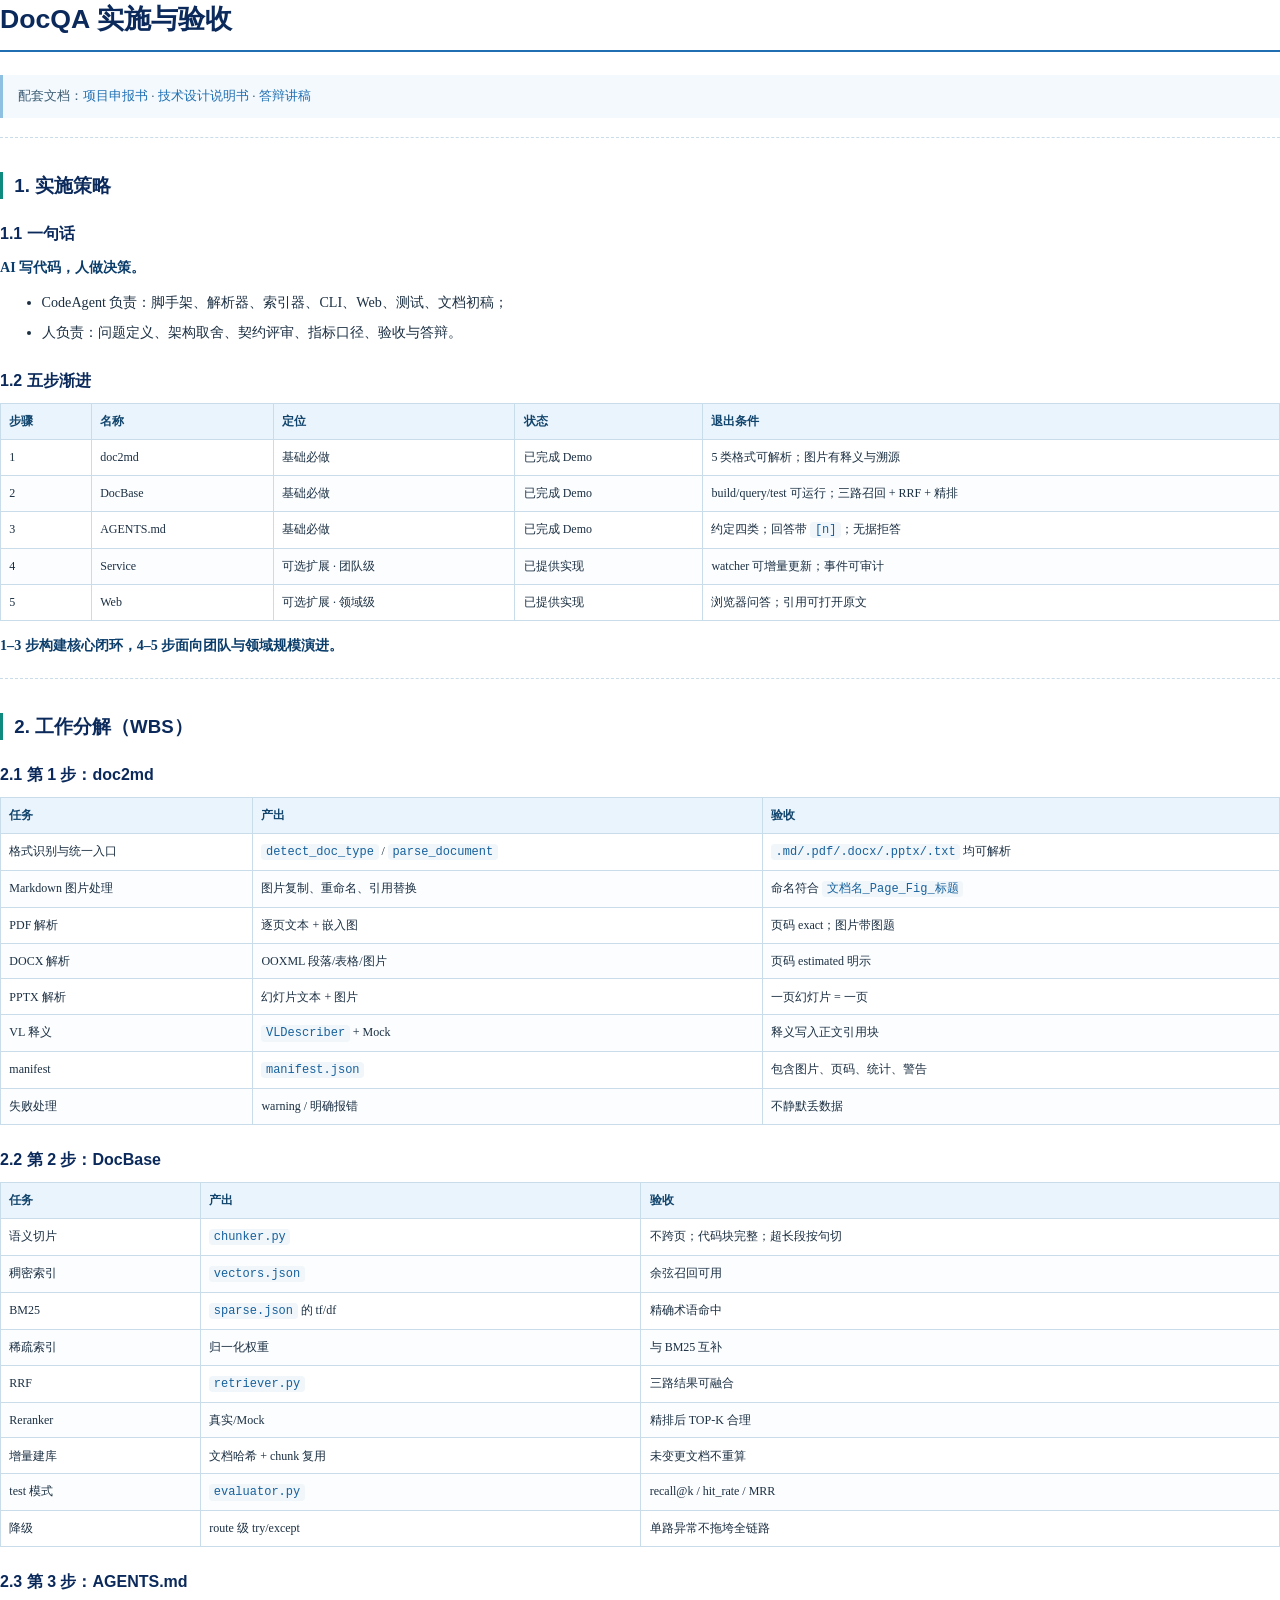
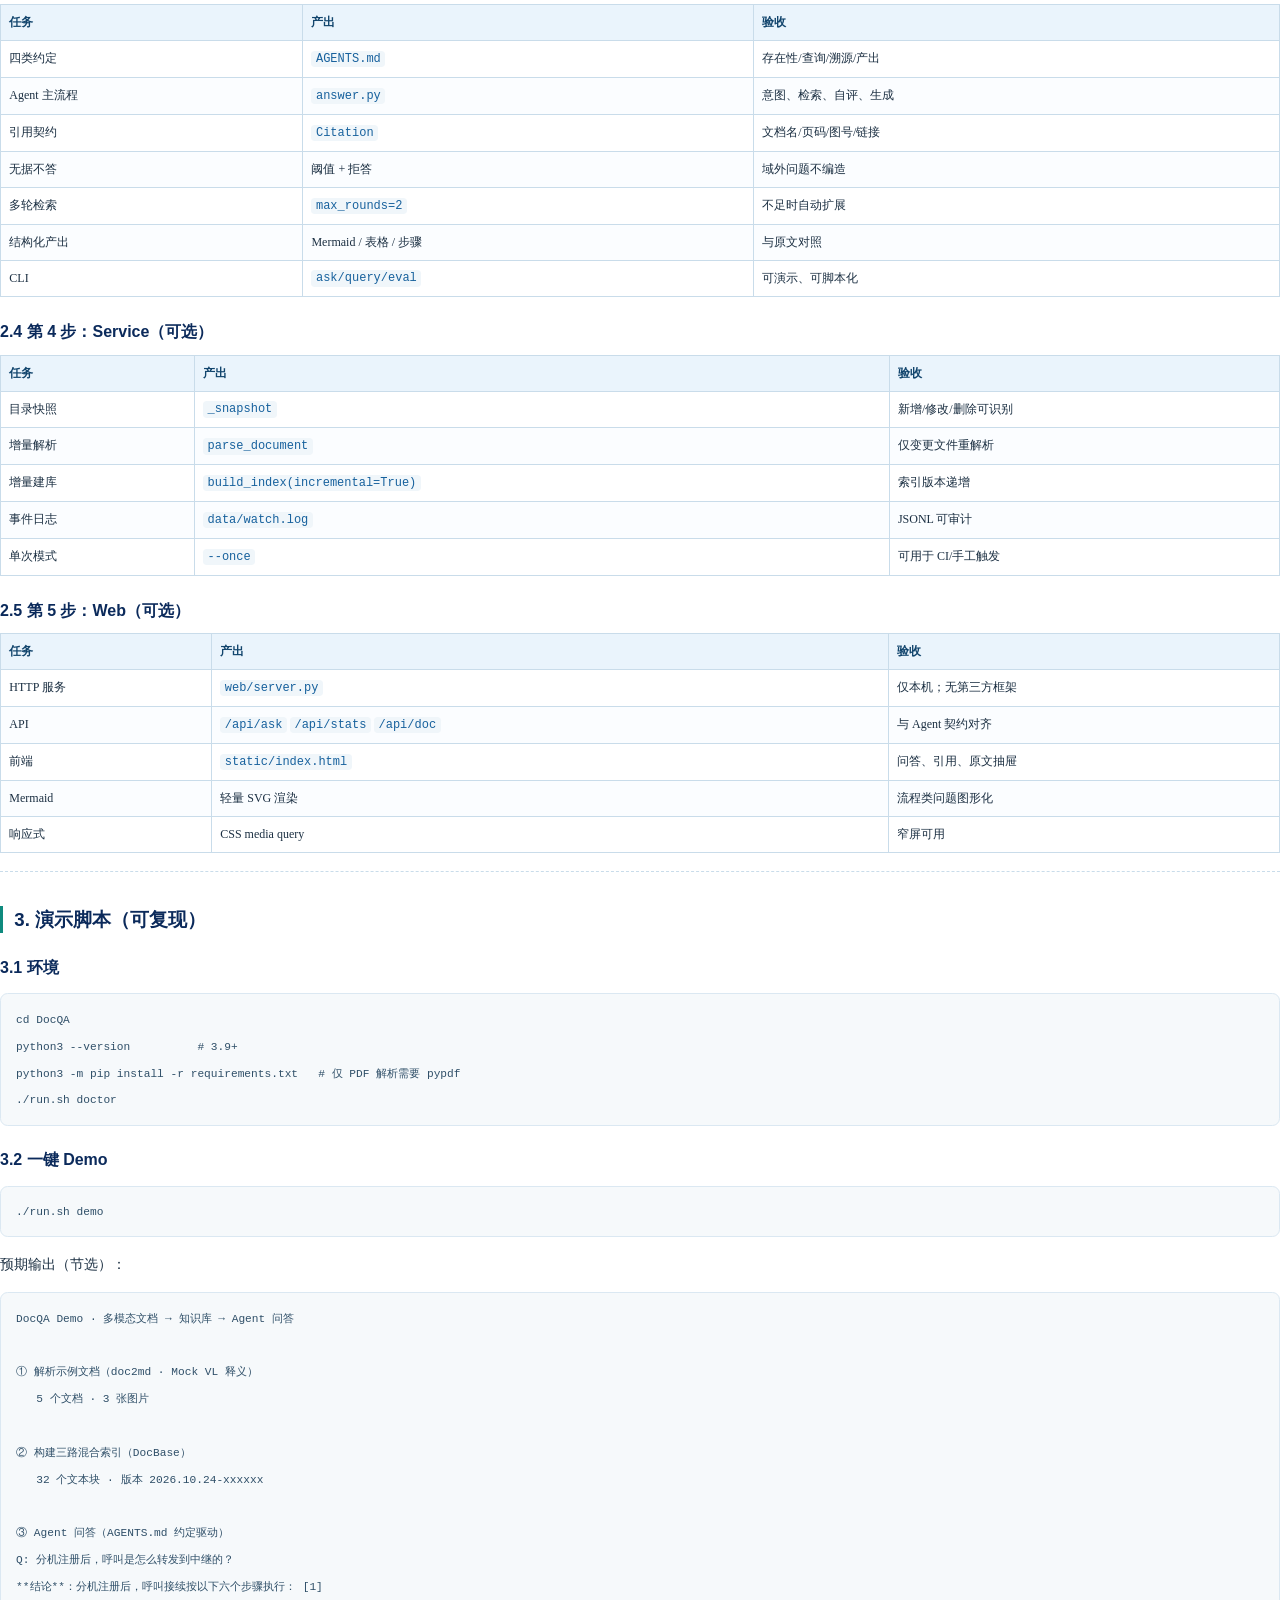
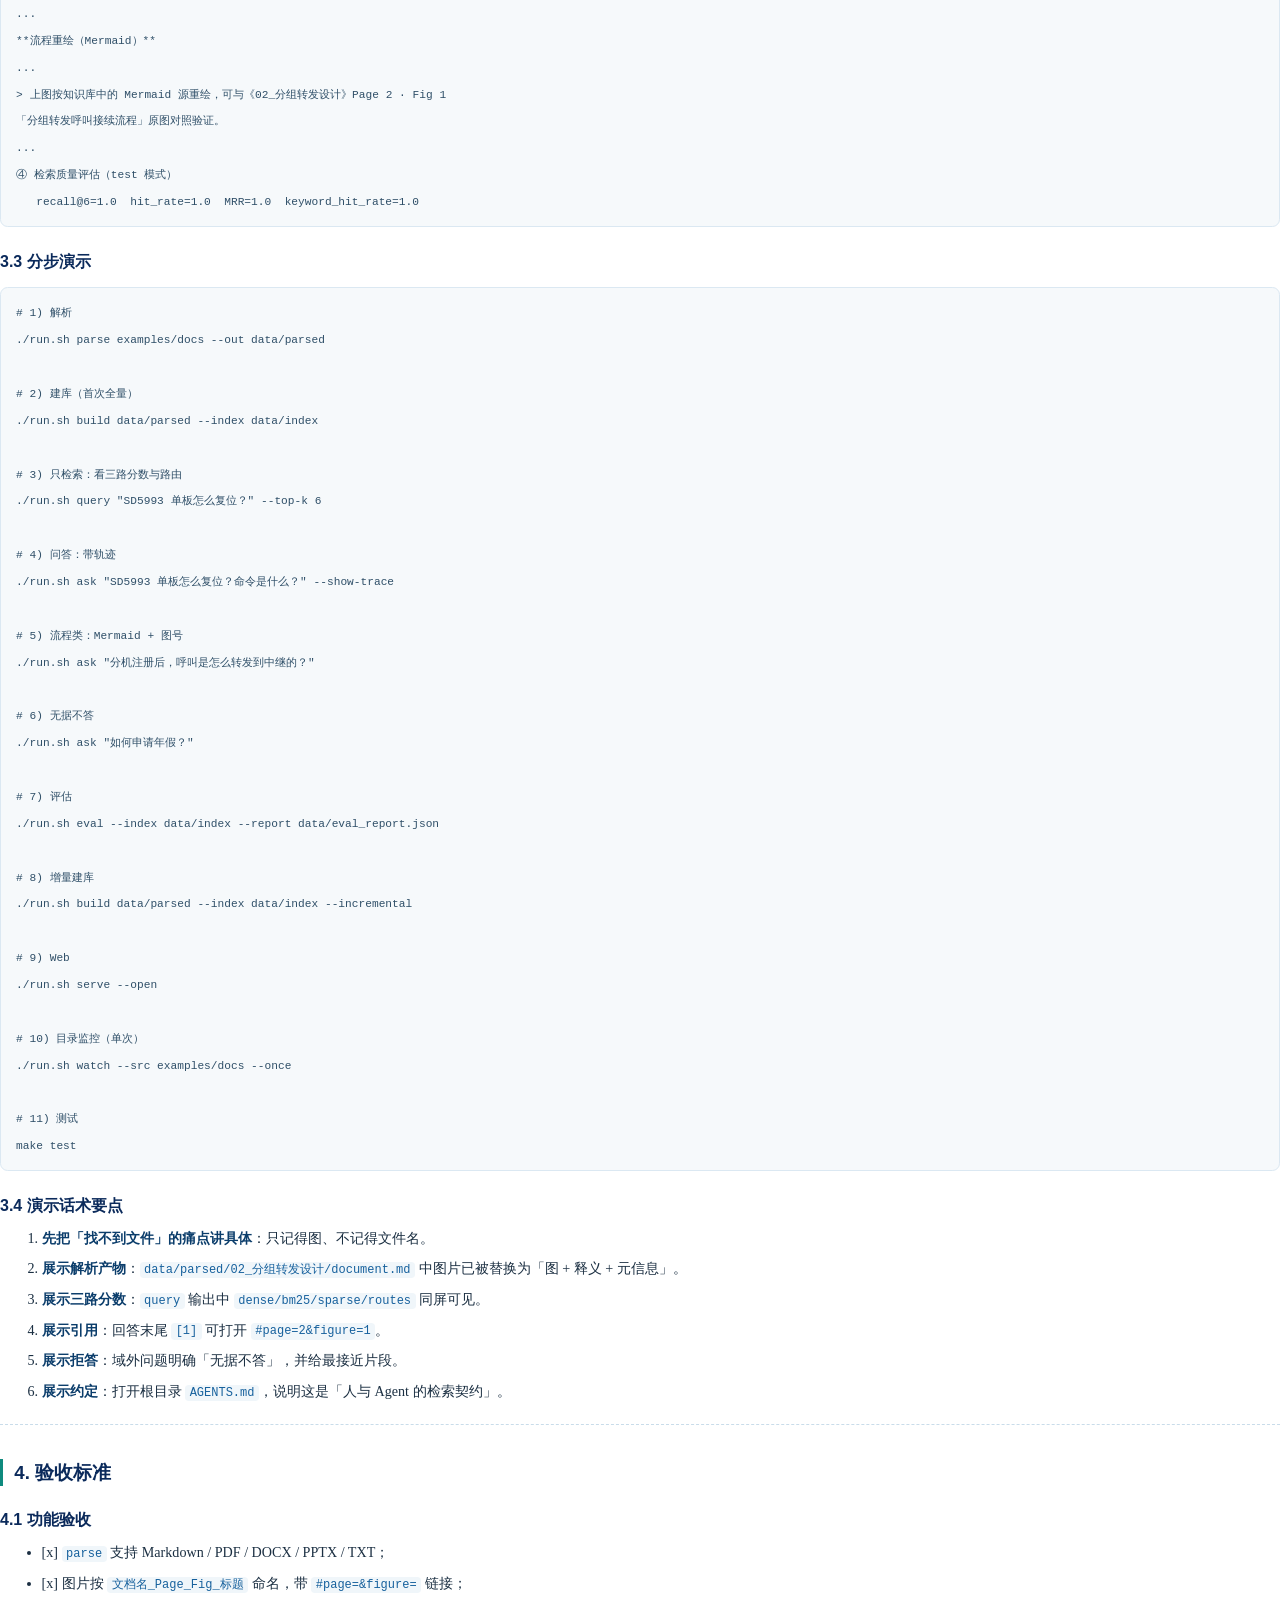
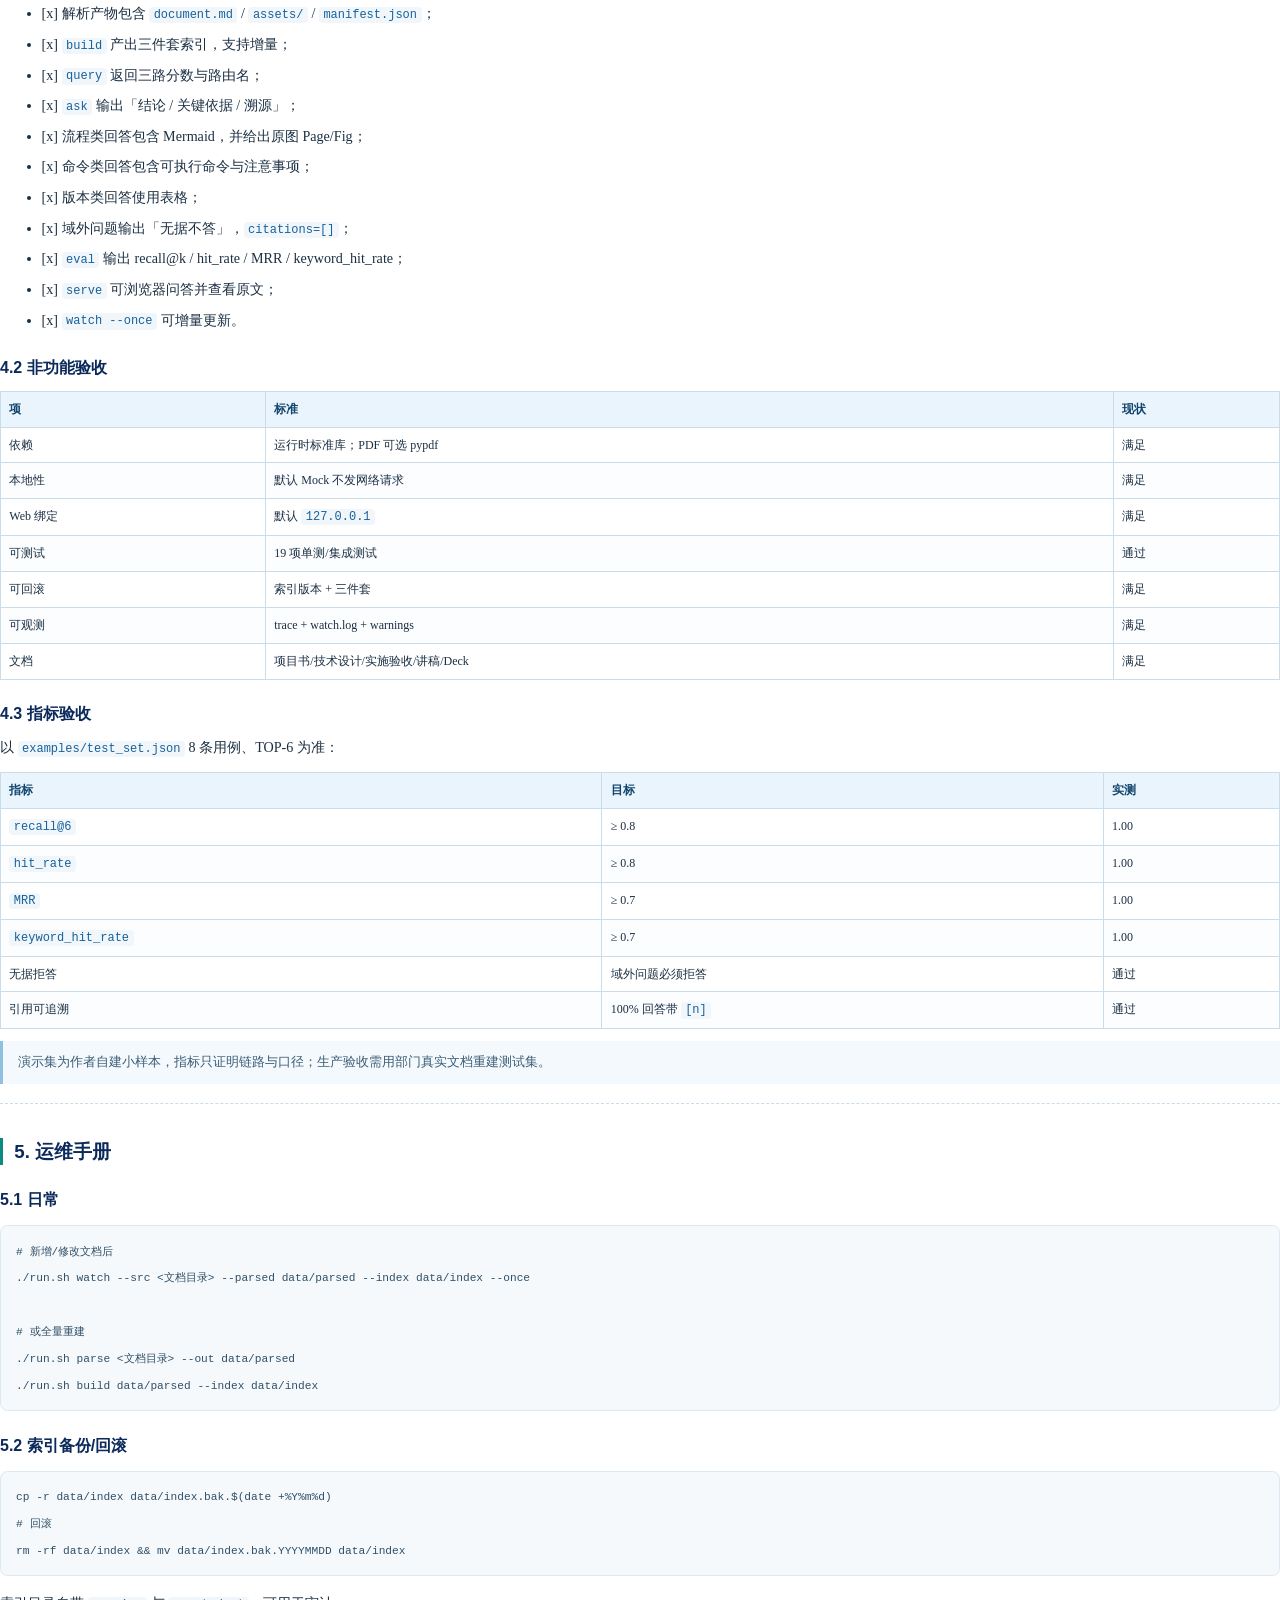
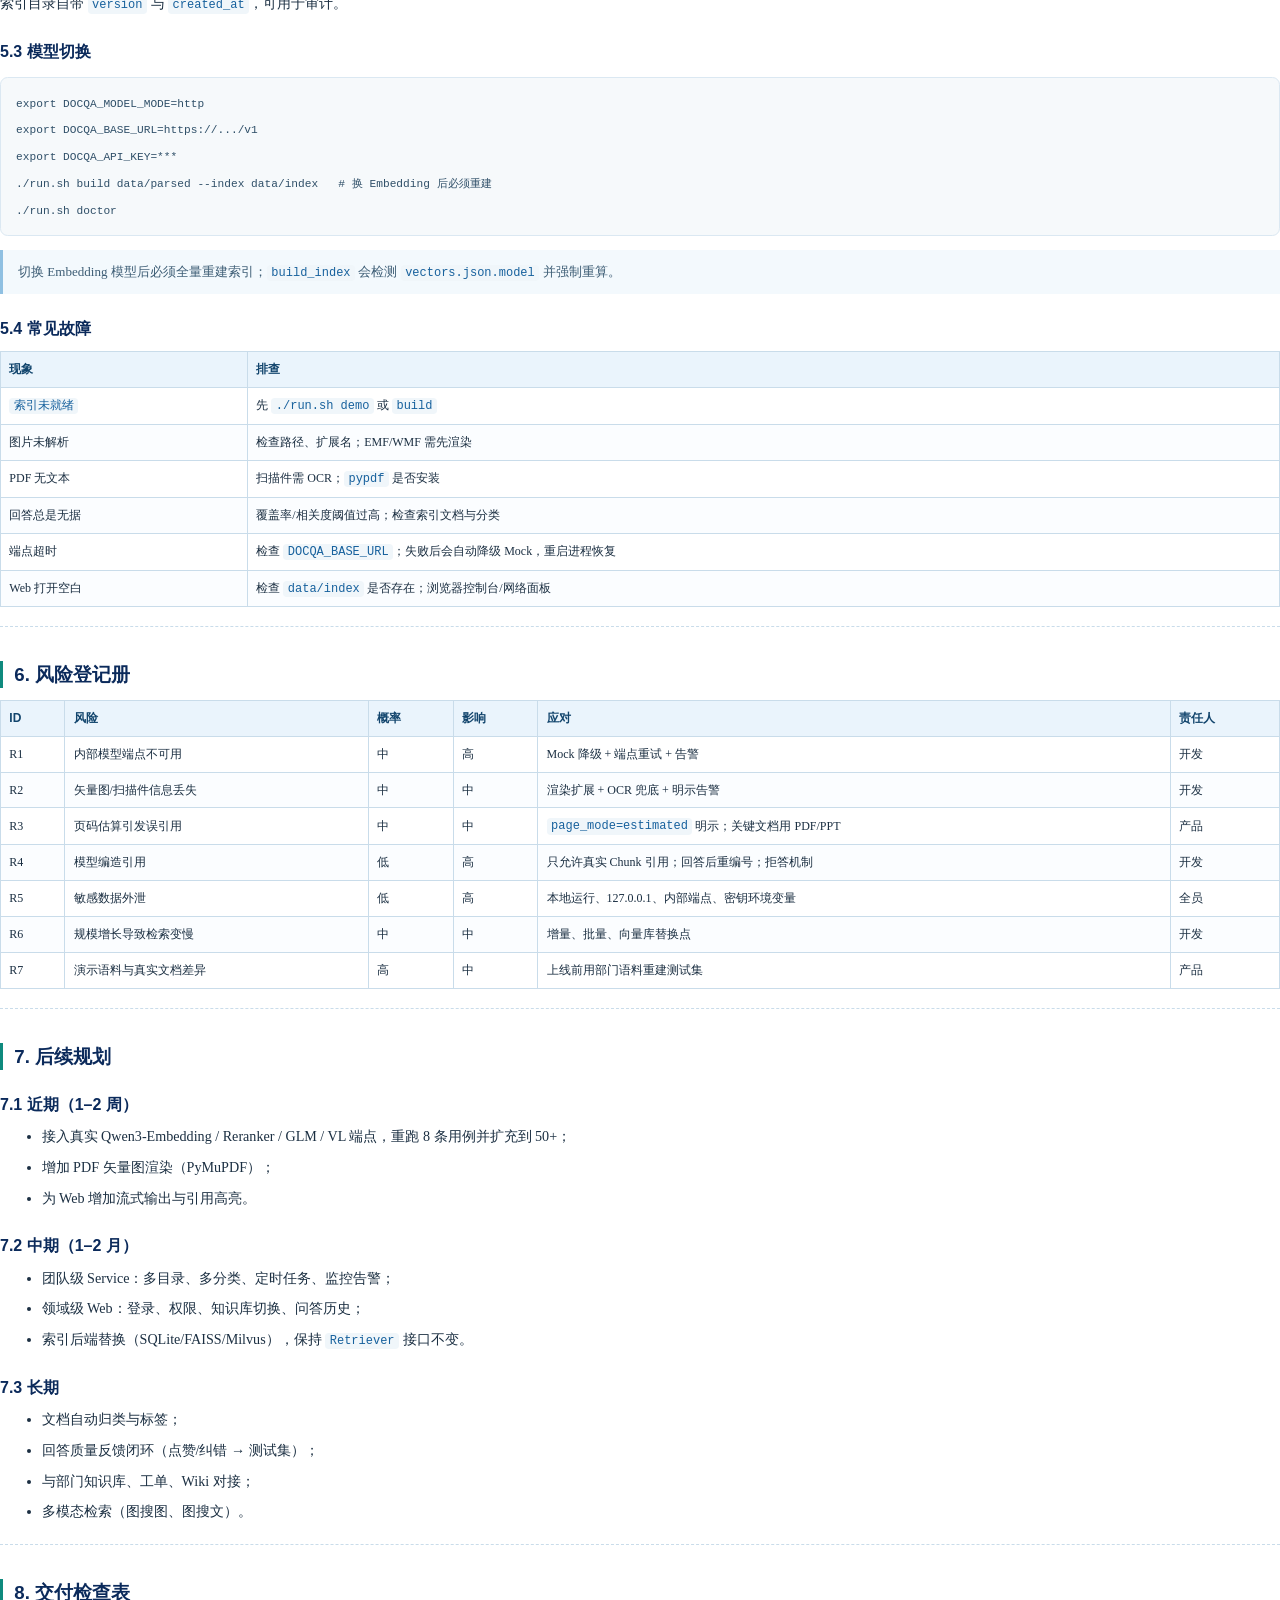
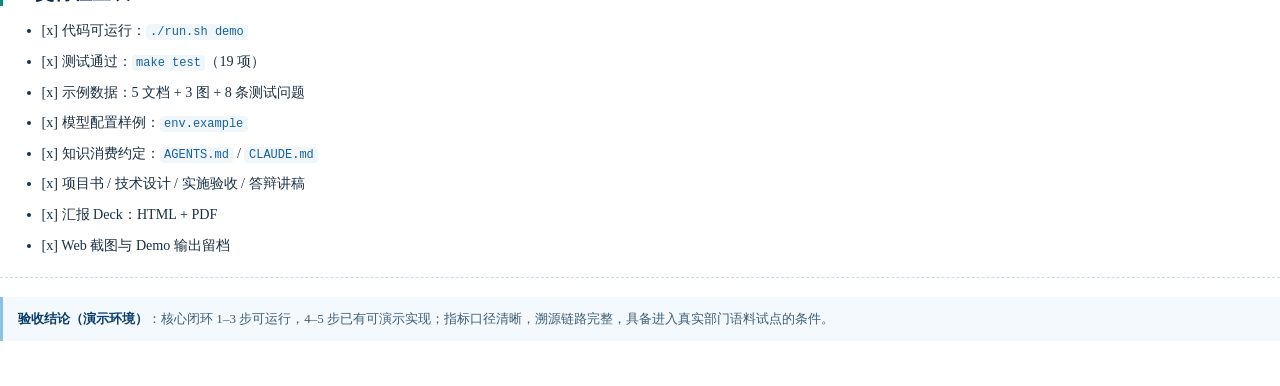
<file: docs/03_实施与验收.html>
<!DOCTYPE html>
<html lang="zh-CN">
<head>
<meta charset="utf-8">
<title>DocQA 实施与验收</title>
<style>
  @page { size: A4; margin: 18mm 16mm 18mm 18mm; }
  * { box-sizing: border-box; }
  body {
    margin: 0; color: #1b2f42; background: #fff;
    font-family: "Songti SC", "STSong", "SimSun", serif;
    font-size: 10.6pt; line-height: 1.9;
  }
  .cover {
    min-height: 245mm; display: flex; flex-direction: column; justify-content: center;
    text-align: center; page-break-after: always; padding: 22mm 10mm;
    background: linear-gradient(150deg, #f7fbfe, #eaf4fb);
    border-top: 6px solid #1f6fb2; border-bottom: 6px solid #0f8a7e;
  }
  .cover .award { font-size: 11pt; color: #1f6fb2; letter-spacing: 1px; margin-bottom: 14mm; }
  .cover h1 {
    font-family: "PingFang SC", "Hiragino Sans GB", sans-serif;
    font-size: 26pt; line-height: 1.4; color: #0b2a5b; margin: 0 0 8mm;
  }
  .cover .sub { font-size: 12pt; color: #3d6788; margin-bottom: 18mm; }
  .cover .abstract {
    text-align: left; font-family: "PingFang SC", "Hiragino Sans GB", sans-serif;
    font-size: 9.6pt; line-height: 1.95; color: #2f4f68;
    border: 1px solid #a9cde6; background: rgba(255,255,255,.72);
    padding: 7mm 9mm; border-radius: 3mm;
  }
  .cover .abstract b { color: #0f7a71; }
  .cover .meta { margin-top: 20mm; font-size: 9.5pt; color: #607c92; line-height: 2; }
  h1, h2, h3, h4 {
    font-family: "PingFang SC", "Hiragino Sans GB", sans-serif;
    color: #0b2a5b; line-height: 1.45; page-break-after: avoid;
  }
  h1 { font-size: 20pt; margin: 0 0 6mm; padding-bottom: 3mm; border-bottom: 2px solid #1f6fb2; }
  h2 { font-size: 14pt; margin: 9mm 0 3mm; padding-left: 3mm; border-left: 3px solid #0f8a7e; }
  h3 { font-size: 12pt; margin: 6mm 0 2mm; }
  h4 { font-size: 10.8pt; margin: 4mm 0 1.5mm; }
  p { margin: 2.2mm 0; text-align: justify; }
  strong { color: #0b3d6b; }
  a { color: #1f6fb2; text-decoration: none; }
  ul, ol { margin: 2mm 0 2mm 6mm; padding-left: 5mm; }
  li { margin: 1mm 0; }
  blockquote {
    margin: 3mm 0; padding: 2.5mm 4mm; border-left: 3px solid #8fc0e2;
    background: #f3f9fd; color: #3d5d75; font-size: 9.8pt;
  }
  code {
    font-family: "SFMono-Regular", Consolas, monospace; font-size: 9pt;
    background: #f0f6fa; color: #17619d; padding: 0.3mm 1.2mm; border-radius: 1mm;
  }
  pre {
    background: #f6f9fb; border: 1px solid #dbe8f2; border-radius: 2mm;
    padding: 3mm 4mm; overflow: auto; page-break-inside: avoid;
  }
  pre code { background: none; padding: 0; color: #2f4f68; font-size: 8.4pt; line-height: 1.55; }
  table {
    width: 100%; border-collapse: collapse; margin: 3mm 0; font-size: 9pt;
    page-break-inside: avoid;
  }
  th, td { border: 1px solid #c9dcea; padding: 1.6mm 2.2mm; text-align: left; vertical-align: top; }
  th { background: #eaf4fc; color: #12456d; font-family: "PingFang SC", sans-serif; font-weight: 600; }
  tr:nth-child(even) td { background: #fbfdff; }
  hr { border: 0; border-top: 1px dashed #c9dcea; margin: 5mm 0; }
  .footer-note { margin-top: 12mm; padding-top: 3mm; border-top: 1px solid #dbe8f2;
                  font-size: 8.4pt; color: #7a90a2; font-family: "PingFang SC", sans-serif; }
  @media print { .cover { min-height: 250mm; } }
</style>
</head>
<body>

<h1 id="DocQA-实施与验收">DocQA 实施与验收</h1>
<blockquote>配套文档：<a href="01_项目申报书.md">项目申报书</a> · <a href="02_技术设计说明书.md">技术设计说明书</a> · <a href="04_答辩讲稿.md">答辩讲稿</a></blockquote>
<hr>
<h2 id="1-实施策略">1. 实施策略</h2>
<h3 id="1-1-一句话">1.1 一句话</h3>
<p><strong>AI 写代码，人做决策。</strong></p>
<ul>
<li>CodeAgent 负责：脚手架、解析器、索引器、CLI、Web、测试、文档初稿；</li>
<li>人负责：问题定义、架构取舍、契约评审、指标口径、验收与答辩。</li>
</ul>
<h3 id="1-2-五步渐进">1.2 五步渐进</h3>
<table>
<thead><tr><th>步骤</th><th>名称</th><th>定位</th><th>状态</th><th>退出条件</th></tr></thead>
<tbody>
<tr><td>1</td><td>doc2md</td><td>基础必做</td><td>已完成 Demo</td><td>5 类格式可解析；图片有释义与溯源</td></tr>
<tr><td>2</td><td>DocBase</td><td>基础必做</td><td>已完成 Demo</td><td>build/query/test 可运行；三路召回 + RRF + 精排</td></tr>
<tr><td>3</td><td>AGENTS.md</td><td>基础必做</td><td>已完成 Demo</td><td>约定四类；回答带 <code>[n]</code>；无据拒答</td></tr>
<tr><td>4</td><td>Service</td><td>可选扩展 · 团队级</td><td>已提供实现</td><td>watcher 可增量更新；事件可审计</td></tr>
<tr><td>5</td><td>Web</td><td>可选扩展 · 领域级</td><td>已提供实现</td><td>浏览器问答；引用可打开原文</td></tr>
</tbody></table>
<p><strong>1–3 步构建核心闭环，4–5 步面向团队与领域规模演进。</strong></p>
<hr>
<h2 id="2-工作分解-WBS">2. 工作分解（WBS）</h2>
<h3 id="2-1-第-1-步-doc2md">2.1 第 1 步：doc2md</h3>
<table>
<thead><tr><th>任务</th><th>产出</th><th>验收</th></tr></thead>
<tbody>
<tr><td>格式识别与统一入口</td><td><code>detect_doc_type</code> / <code>parse_document</code></td><td><code>.md/.pdf/.docx/.pptx/.txt</code> 均可解析</td></tr>
<tr><td>Markdown 图片处理</td><td>图片复制、重命名、引用替换</td><td>命名符合 <code>文档名_Page_Fig_标题</code></td></tr>
<tr><td>PDF 解析</td><td>逐页文本 + 嵌入图</td><td>页码 exact；图片带图题</td></tr>
<tr><td>DOCX 解析</td><td>OOXML 段落/表格/图片</td><td>页码 estimated 明示</td></tr>
<tr><td>PPTX 解析</td><td>幻灯片文本 + 图片</td><td>一页幻灯片 = 一页</td></tr>
<tr><td>VL 释义</td><td><code>VLDescriber</code> + Mock</td><td>释义写入正文引用块</td></tr>
<tr><td>manifest</td><td><code>manifest.json</code></td><td>包含图片、页码、统计、警告</td></tr>
<tr><td>失败处理</td><td>warning / 明确报错</td><td>不静默丢数据</td></tr>
</tbody></table>
<h3 id="2-2-第-2-步-DocBase">2.2 第 2 步：DocBase</h3>
<table>
<thead><tr><th>任务</th><th>产出</th><th>验收</th></tr></thead>
<tbody>
<tr><td>语义切片</td><td><code>chunker.py</code></td><td>不跨页；代码块完整；超长段按句切</td></tr>
<tr><td>稠密索引</td><td><code>vectors.json</code></td><td>余弦召回可用</td></tr>
<tr><td>BM25</td><td><code>sparse.json</code> 的 tf/df</td><td>精确术语命中</td></tr>
<tr><td>稀疏索引</td><td>归一化权重</td><td>与 BM25 互补</td></tr>
<tr><td>RRF</td><td><code>retriever.py</code></td><td>三路结果可融合</td></tr>
<tr><td>Reranker</td><td>真实/Mock</td><td>精排后 TOP-K 合理</td></tr>
<tr><td>增量建库</td><td>文档哈希 + chunk 复用</td><td>未变更文档不重算</td></tr>
<tr><td>test 模式</td><td><code>evaluator.py</code></td><td>recall@k / hit_rate / MRR</td></tr>
<tr><td>降级</td><td>route 级 try/except</td><td>单路异常不拖垮全链路</td></tr>
</tbody></table>
<h3 id="2-3-第-3-步-AGENTS-md">2.3 第 3 步：AGENTS.md</h3>
<table>
<thead><tr><th>任务</th><th>产出</th><th>验收</th></tr></thead>
<tbody>
<tr><td>四类约定</td><td><code>AGENTS.md</code></td><td>存在性/查询/溯源/产出</td></tr>
<tr><td>Agent 主流程</td><td><code>answer.py</code></td><td>意图、检索、自评、生成</td></tr>
<tr><td>引用契约</td><td><code>Citation</code></td><td>文档名/页码/图号/链接</td></tr>
<tr><td>无据不答</td><td>阈值 + 拒答</td><td>域外问题不编造</td></tr>
<tr><td>多轮检索</td><td><code>max_rounds=2</code></td><td>不足时自动扩展</td></tr>
<tr><td>结构化产出</td><td>Mermaid / 表格 / 步骤</td><td>与原文对照</td></tr>
<tr><td>CLI</td><td><code>ask/query/eval</code></td><td>可演示、可脚本化</td></tr>
</tbody></table>
<h3 id="2-4-第-4-步-Service-可选">2.4 第 4 步：Service（可选）</h3>
<table>
<thead><tr><th>任务</th><th>产出</th><th>验收</th></tr></thead>
<tbody>
<tr><td>目录快照</td><td><code>_snapshot</code></td><td>新增/修改/删除可识别</td></tr>
<tr><td>增量解析</td><td><code>parse_document</code></td><td>仅变更文件重解析</td></tr>
<tr><td>增量建库</td><td><code>build_index(incremental=True)</code></td><td>索引版本递增</td></tr>
<tr><td>事件日志</td><td><code>data/watch.log</code></td><td>JSONL 可审计</td></tr>
<tr><td>单次模式</td><td><code>--once</code></td><td>可用于 CI/手工触发</td></tr>
</tbody></table>
<h3 id="2-5-第-5-步-Web-可选">2.5 第 5 步：Web（可选）</h3>
<table>
<thead><tr><th>任务</th><th>产出</th><th>验收</th></tr></thead>
<tbody>
<tr><td>HTTP 服务</td><td><code>web/server.py</code></td><td>仅本机；无第三方框架</td></tr>
<tr><td>API</td><td><code>/api/ask</code> <code>/api/stats</code> <code>/api/doc</code></td><td>与 Agent 契约对齐</td></tr>
<tr><td>前端</td><td><code>static/index.html</code></td><td>问答、引用、原文抽屉</td></tr>
<tr><td>Mermaid</td><td>轻量 SVG 渲染</td><td>流程类问题图形化</td></tr>
<tr><td>响应式</td><td>CSS media query</td><td>窄屏可用</td></tr>
</tbody></table>
<hr>
<h2 id="3-演示脚本-可复现">3. 演示脚本（可复现）</h2>
<h3 id="3-1-环境">3.1 环境</h3>
<pre><code>cd DocQA
python3 --version          # 3.9+
python3 -m pip install -r requirements.txt   # 仅 PDF 解析需要 pypdf
./run.sh doctor</code></pre>
<h3 id="3-2-一键-Demo">3.2 一键 Demo</h3>
<pre><code>./run.sh demo</code></pre>
<p>预期输出（节选）：</p>
<pre><code>DocQA Demo · 多模态文档 → 知识库 → Agent 问答

① 解析示例文档（doc2md · Mock VL 释义）
   5 个文档 · 3 张图片

② 构建三路混合索引（DocBase）
   32 个文本块 · 版本 2026.10.24-xxxxxx

③ Agent 问答（AGENTS.md 约定驱动）
Q: 分机注册后，呼叫是怎么转发到中继的？
**结论**：分机注册后，呼叫接续按以下六个步骤执行： [1]
...
**流程重绘（Mermaid）**
...
&gt; 上图按知识库中的 Mermaid 源重绘，可与《02_分组转发设计》Page 2 · Fig 1
「分组转发呼叫接续流程」原图对照验证。
...
④ 检索质量评估（test 模式）
   recall@6=1.0  hit_rate=1.0  MRR=1.0  keyword_hit_rate=1.0</code></pre>
<h3 id="3-3-分步演示">3.3 分步演示</h3>
<pre><code># 1) 解析
./run.sh parse examples/docs --out data/parsed

# 2) 建库（首次全量）
./run.sh build data/parsed --index data/index

# 3) 只检索：看三路分数与路由
./run.sh query &quot;SD5993 单板怎么复位？&quot; --top-k 6

# 4) 问答：带轨迹
./run.sh ask &quot;SD5993 单板怎么复位？命令是什么？&quot; --show-trace

# 5) 流程类：Mermaid + 图号
./run.sh ask &quot;分机注册后，呼叫是怎么转发到中继的？&quot;

# 6) 无据不答
./run.sh ask &quot;如何申请年假？&quot;

# 7) 评估
./run.sh eval --index data/index --report data/eval_report.json

# 8) 增量建库
./run.sh build data/parsed --index data/index --incremental

# 9) Web
./run.sh serve --open

# 10) 目录监控（单次）
./run.sh watch --src examples/docs --once

# 11) 测试
make test</code></pre>
<h3 id="3-4-演示话术要点">3.4 演示话术要点</h3>
<ol>
<li><strong>先把「找不到文件」的痛点讲具体</strong>：只记得图、不记得文件名。</li>
<li><strong>展示解析产物</strong>：<code>data/parsed/02_分组转发设计/document.md</code> 中图片已被替换为「图 + 释义 + 元信息」。</li>
<li><strong>展示三路分数</strong>：<code>query</code> 输出中 <code>dense/bm25/sparse/routes</code> 同屏可见。</li>
<li><strong>展示引用</strong>：回答末尾 <code>[1]</code> 可打开 <code>#page=2&amp;figure=1</code>。</li>
<li><strong>展示拒答</strong>：域外问题明确「无据不答」，并给最接近片段。</li>
<li><strong>展示约定</strong>：打开根目录 <code>AGENTS.md</code>，说明这是「人与 Agent 的检索契约」。</li>
</ol>
<hr>
<h2 id="4-验收标准">4. 验收标准</h2>
<h3 id="4-1-功能验收">4.1 功能验收</h3>
<ul>
<li>[x] <code>parse</code> 支持 Markdown / PDF / DOCX / PPTX / TXT；</li>
<li>[x] 图片按 <code>文档名_Page_Fig_标题</code> 命名，带 <code>#page=&amp;figure=</code> 链接；</li>
<li>[x] 解析产物包含 <code>document.md</code> / <code>assets/</code> / <code>manifest.json</code>；</li>
<li>[x] <code>build</code> 产出三件套索引，支持增量；</li>
<li>[x] <code>query</code> 返回三路分数与路由名；</li>
<li>[x] <code>ask</code> 输出「结论 / 关键依据 / 溯源」；</li>
<li>[x] 流程类回答包含 Mermaid，并给出原图 Page/Fig；</li>
<li>[x] 命令类回答包含可执行命令与注意事项；</li>
<li>[x] 版本类回答使用表格；</li>
<li>[x] 域外问题输出「无据不答」，<code>citations=[]</code>；</li>
<li>[x] <code>eval</code> 输出 recall@k / hit_rate / MRR / keyword_hit_rate；</li>
<li>[x] <code>serve</code> 可浏览器问答并查看原文；</li>
<li>[x] <code>watch --once</code> 可增量更新。</li>
</ul>
<h3 id="4-2-非功能验收">4.2 非功能验收</h3>
<table>
<thead><tr><th>项</th><th>标准</th><th>现状</th></tr></thead>
<tbody>
<tr><td>依赖</td><td>运行时标准库；PDF 可选 pypdf</td><td>满足</td></tr>
<tr><td>本地性</td><td>默认 Mock 不发网络请求</td><td>满足</td></tr>
<tr><td>Web 绑定</td><td>默认 <code>127.0.0.1</code></td><td>满足</td></tr>
<tr><td>可测试</td><td>19 项单测/集成测试</td><td>通过</td></tr>
<tr><td>可回滚</td><td>索引版本 + 三件套</td><td>满足</td></tr>
<tr><td>可观测</td><td>trace + watch.log + warnings</td><td>满足</td></tr>
<tr><td>文档</td><td>项目书/技术设计/实施验收/讲稿/Deck</td><td>满足</td></tr>
</tbody></table>
<h3 id="4-3-指标验收">4.3 指标验收</h3>
<p>以 <code>examples/test_set.json</code> 8 条用例、TOP-6 为准：</p>
<table>
<thead><tr><th>指标</th><th>目标</th><th>实测</th></tr></thead>
<tbody>
<tr><td><code>recall@6</code></td><td>≥ 0.8</td><td>1.00</td></tr>
<tr><td><code>hit_rate</code></td><td>≥ 0.8</td><td>1.00</td></tr>
<tr><td><code>MRR</code></td><td>≥ 0.7</td><td>1.00</td></tr>
<tr><td><code>keyword_hit_rate</code></td><td>≥ 0.7</td><td>1.00</td></tr>
<tr><td>无据拒答</td><td>域外问题必须拒答</td><td>通过</td></tr>
<tr><td>引用可追溯</td><td>100% 回答带 <code>[n]</code></td><td>通过</td></tr>
</tbody></table>
<blockquote>演示集为作者自建小样本，指标只证明链路与口径；生产验收需用部门真实文档重建测试集。</blockquote>
<hr>
<h2 id="5-运维手册">5. 运维手册</h2>
<h3 id="5-1-日常">5.1 日常</h3>
<pre><code># 新增/修改文档后
./run.sh watch --src &lt;文档目录&gt; --parsed data/parsed --index data/index --once

# 或全量重建
./run.sh parse &lt;文档目录&gt; --out data/parsed
./run.sh build data/parsed --index data/index</code></pre>
<h3 id="5-2-索引备份-回滚">5.2 索引备份/回滚</h3>
<pre><code>cp -r data/index data/index.bak.$(date +%Y%m%d)
# 回滚
rm -rf data/index &amp;&amp; mv data/index.bak.YYYYMMDD data/index</code></pre>
<p>索引目录自带 <code>version</code> 与 <code>created_at</code>，可用于审计。</p>
<h3 id="5-3-模型切换">5.3 模型切换</h3>
<pre><code>export DOCQA_MODEL_MODE=http
export DOCQA_BASE_URL=https://.../v1
export DOCQA_API_KEY=***
./run.sh build data/parsed --index data/index   # 换 Embedding 后必须重建
./run.sh doctor</code></pre>
<blockquote>切换 Embedding 模型后必须全量重建索引；<code>build_index</code> 会检测 <code>vectors.json.model</code> 并强制重算。</blockquote>
<h3 id="5-4-常见故障">5.4 常见故障</h3>
<table>
<thead><tr><th>现象</th><th>排查</th></tr></thead>
<tbody>
<tr><td><code>索引未就绪</code></td><td>先 <code>./run.sh demo</code> 或 <code>build</code></td></tr>
<tr><td>图片未解析</td><td>检查路径、扩展名；EMF/WMF 需先渲染</td></tr>
<tr><td>PDF 无文本</td><td>扫描件需 OCR；<code>pypdf</code> 是否安装</td></tr>
<tr><td>回答总是无据</td><td>覆盖率/相关度阈值过高；检查索引文档与分类</td></tr>
<tr><td>端点超时</td><td>检查 <code>DOCQA_BASE_URL</code>；失败后会自动降级 Mock，重启进程恢复</td></tr>
<tr><td>Web 打开空白</td><td>检查 <code>data/index</code> 是否存在；浏览器控制台/网络面板</td></tr>
</tbody></table>
<hr>
<h2 id="6-风险登记册">6. 风险登记册</h2>
<table>
<thead><tr><th>ID</th><th>风险</th><th>概率</th><th>影响</th><th>应对</th><th>责任人</th></tr></thead>
<tbody>
<tr><td>R1</td><td>内部模型端点不可用</td><td>中</td><td>高</td><td>Mock 降级 + 端点重试 + 告警</td><td>开发</td></tr>
<tr><td>R2</td><td>矢量图/扫描件信息丢失</td><td>中</td><td>中</td><td>渲染扩展 + OCR 兜底 + 明示告警</td><td>开发</td></tr>
<tr><td>R3</td><td>页码估算引发误引用</td><td>中</td><td>中</td><td><code>page_mode=estimated</code> 明示；关键文档用 PDF/PPT</td><td>产品</td></tr>
<tr><td>R4</td><td>模型编造引用</td><td>低</td><td>高</td><td>只允许真实 Chunk 引用；回答后重编号；拒答机制</td><td>开发</td></tr>
<tr><td>R5</td><td>敏感数据外泄</td><td>低</td><td>高</td><td>本地运行、127.0.0.1、内部端点、密钥环境变量</td><td>全员</td></tr>
<tr><td>R6</td><td>规模增长导致检索变慢</td><td>中</td><td>中</td><td>增量、批量、向量库替换点</td><td>开发</td></tr>
<tr><td>R7</td><td>演示语料与真实文档差异</td><td>高</td><td>中</td><td>上线前用部门语料重建测试集</td><td>产品</td></tr>
</tbody></table>
<hr>
<h2 id="7-后续规划">7. 后续规划</h2>
<h3 id="7-1-近期-1-2-周">7.1 近期（1–2 周）</h3>
<ul>
<li>接入真实 Qwen3-Embedding / Reranker / GLM / VL 端点，重跑 8 条用例并扩充到 50+；</li>
<li>增加 PDF 矢量图渲染（PyMuPDF）；</li>
<li>为 Web 增加流式输出与引用高亮。</li>
</ul>
<h3 id="7-2-中期-1-2-月">7.2 中期（1–2 月）</h3>
<ul>
<li>团队级 Service：多目录、多分类、定时任务、监控告警；</li>
<li>领域级 Web：登录、权限、知识库切换、问答历史；</li>
<li>索引后端替换（SQLite/FAISS/Milvus），保持 <code>Retriever</code> 接口不变。</li>
</ul>
<h3 id="7-3-长期">7.3 长期</h3>
<ul>
<li>文档自动归类与标签；</li>
<li>回答质量反馈闭环（点赞/纠错 → 测试集）；</li>
<li>与部门知识库、工单、Wiki 对接；</li>
<li>多模态检索（图搜图、图搜文）。</li>
</ul>
<hr>
<h2 id="8-交付检查表">8. 交付检查表</h2>
<ul>
<li>[x] 代码可运行：<code>./run.sh demo</code></li>
<li>[x] 测试通过：<code>make test</code>（19 项）</li>
<li>[x] 示例数据：5 文档 + 3 图 + 8 条测试问题</li>
<li>[x] 模型配置样例：<code>env.example</code></li>
<li>[x] 知识消费约定：<code>AGENTS.md</code> / <code>CLAUDE.md</code></li>
<li>[x] 项目书 / 技术设计 / 实施验收 / 答辩讲稿</li>
<li>[x] 汇报 Deck：HTML + PDF</li>
<li>[x] Web 截图与 Demo 输出留档</li>
</ul>
<hr>
<blockquote><strong>验收结论（演示环境）</strong>：核心闭环 1–3 步可运行，4–5 步已有可演示实现；指标口径清晰，溯源链路完整，具备进入真实部门语料试点的条件。</blockquote>
<div class="footer-note">DocQA · 基于 AI Agent 的个人本地多模态文档智能问答系统 · 井永乐 | 00587807 · 2026-07-30</div>
</body>
</html>
</file>
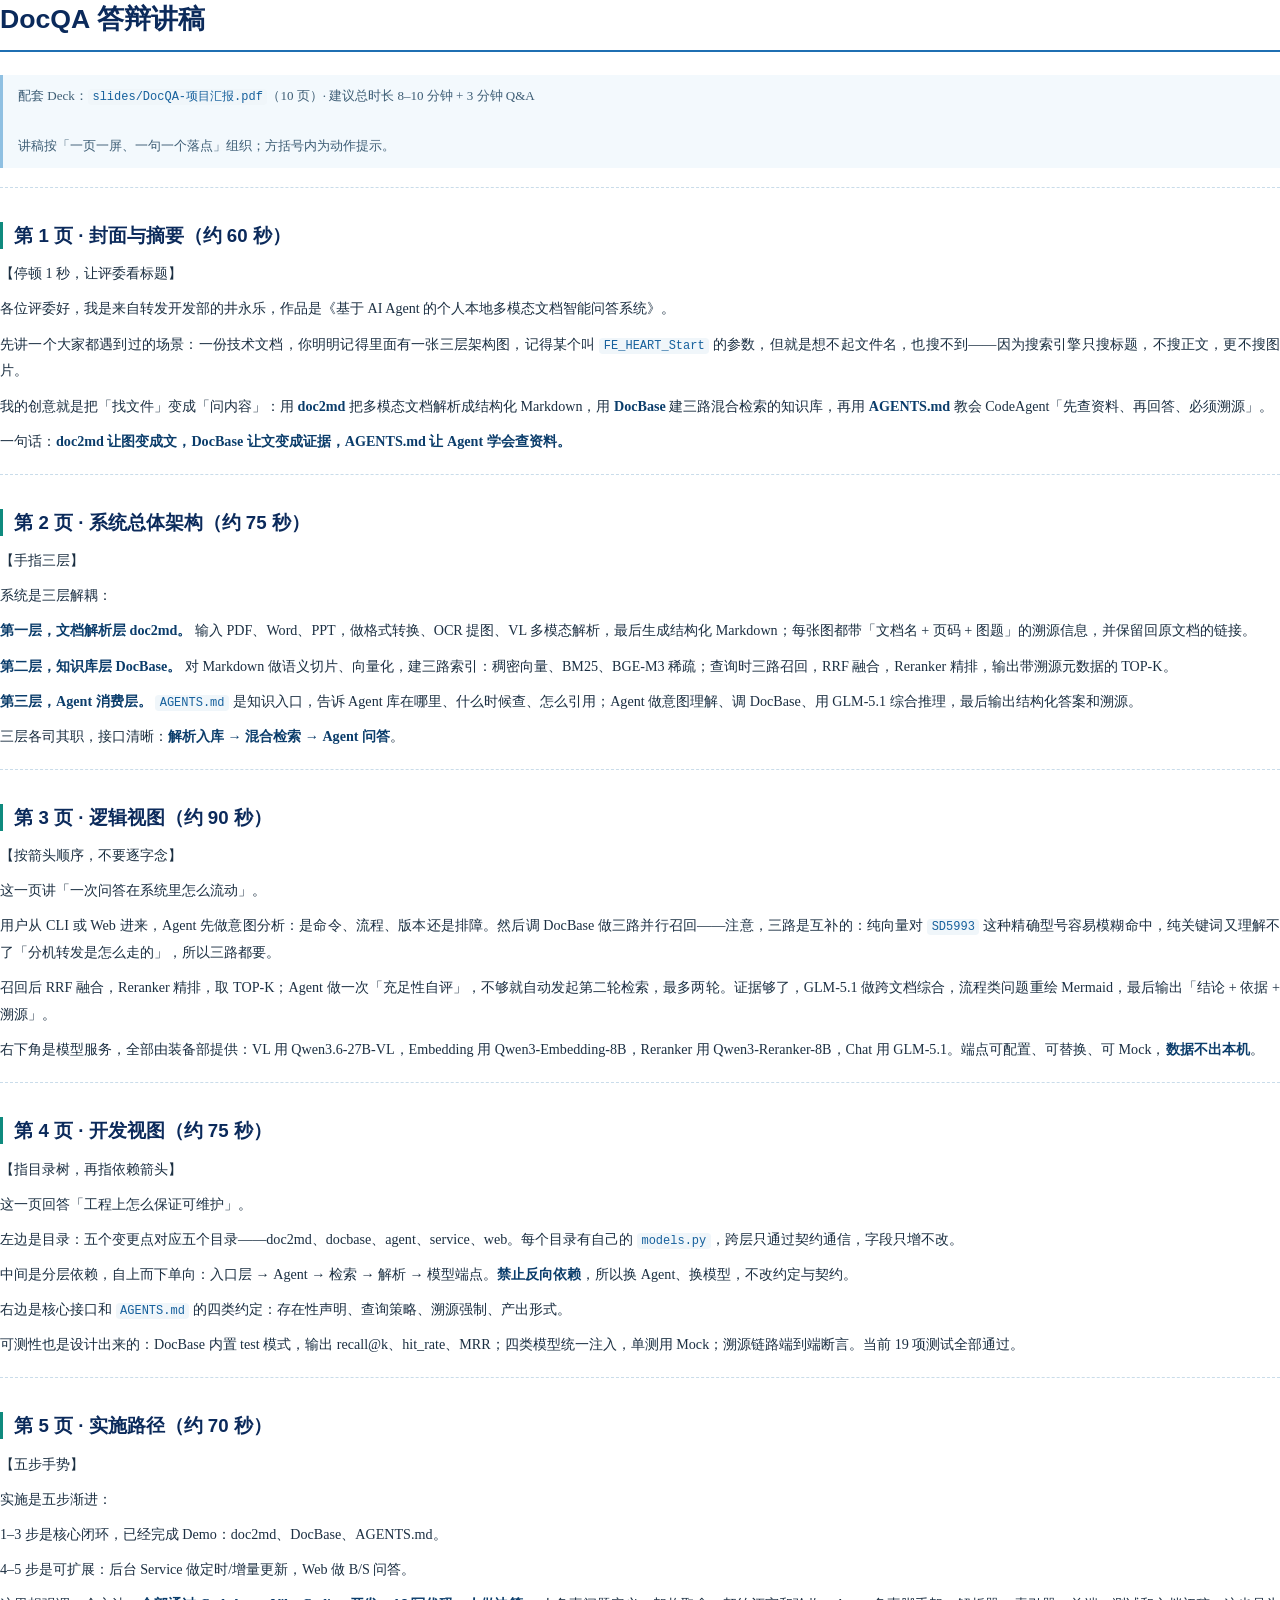
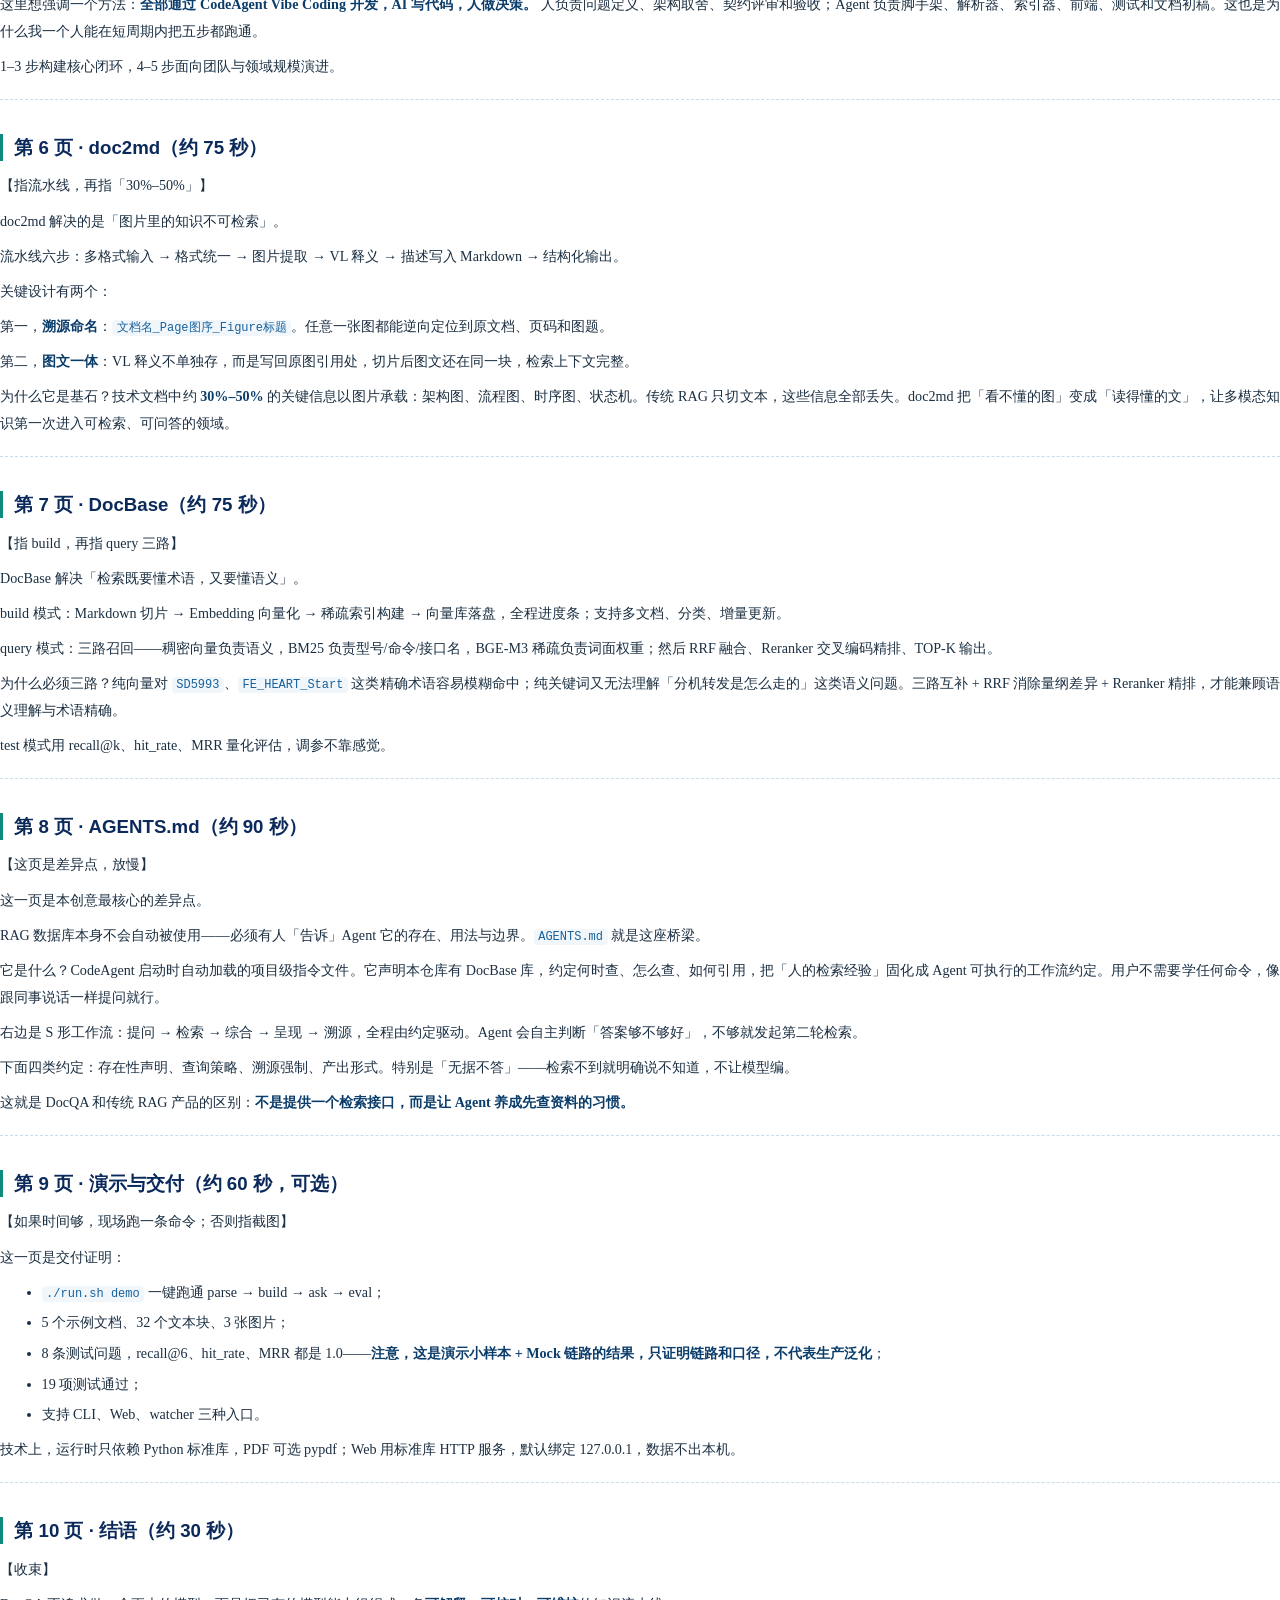
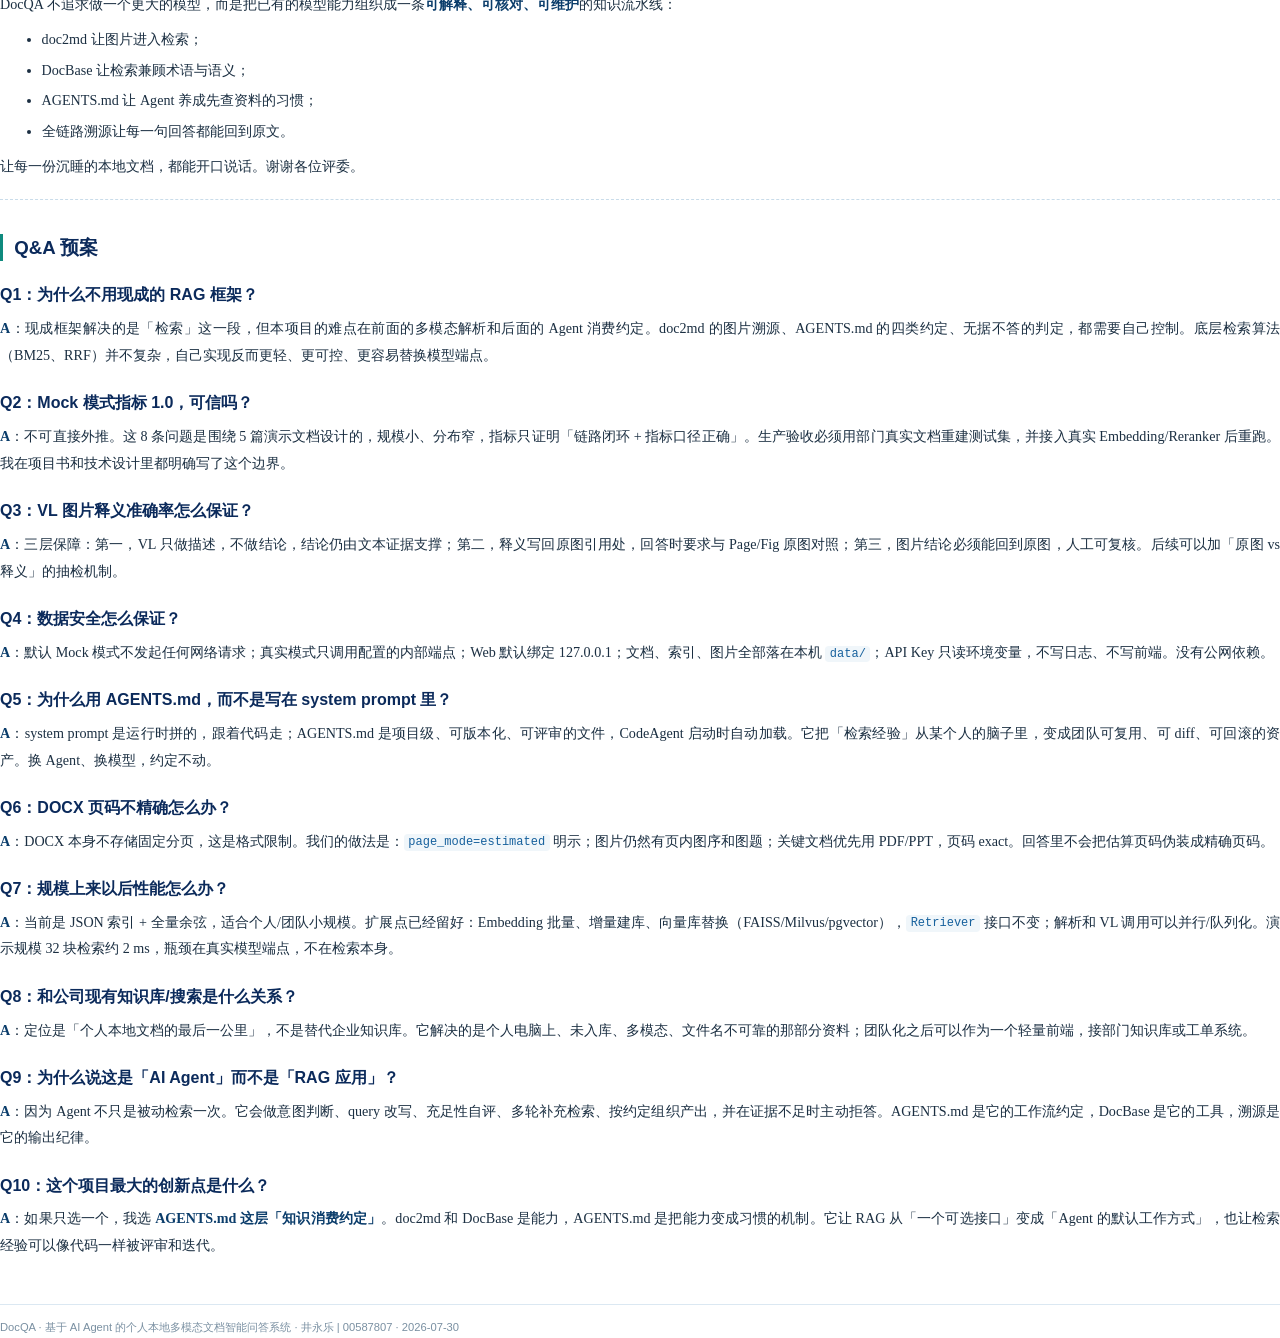
<file: docs/04_答辩讲稿.html>
<!DOCTYPE html>
<html lang="zh-CN">
<head>
<meta charset="utf-8">
<title>DocQA 答辩讲稿</title>
<style>
  @page { size: A4; margin: 18mm 16mm 18mm 18mm; }
  * { box-sizing: border-box; }
  body {
    margin: 0; color: #1b2f42; background: #fff;
    font-family: "Songti SC", "STSong", "SimSun", serif;
    font-size: 10.6pt; line-height: 1.9;
  }
  .cover {
    min-height: 245mm; display: flex; flex-direction: column; justify-content: center;
    text-align: center; page-break-after: always; padding: 22mm 10mm;
    background: linear-gradient(150deg, #f7fbfe, #eaf4fb);
    border-top: 6px solid #1f6fb2; border-bottom: 6px solid #0f8a7e;
  }
  .cover .award { font-size: 11pt; color: #1f6fb2; letter-spacing: 1px; margin-bottom: 14mm; }
  .cover h1 {
    font-family: "PingFang SC", "Hiragino Sans GB", sans-serif;
    font-size: 26pt; line-height: 1.4; color: #0b2a5b; margin: 0 0 8mm;
  }
  .cover .sub { font-size: 12pt; color: #3d6788; margin-bottom: 18mm; }
  .cover .abstract {
    text-align: left; font-family: "PingFang SC", "Hiragino Sans GB", sans-serif;
    font-size: 9.6pt; line-height: 1.95; color: #2f4f68;
    border: 1px solid #a9cde6; background: rgba(255,255,255,.72);
    padding: 7mm 9mm; border-radius: 3mm;
  }
  .cover .abstract b { color: #0f7a71; }
  .cover .meta { margin-top: 20mm; font-size: 9.5pt; color: #607c92; line-height: 2; }
  h1, h2, h3, h4 {
    font-family: "PingFang SC", "Hiragino Sans GB", sans-serif;
    color: #0b2a5b; line-height: 1.45; page-break-after: avoid;
  }
  h1 { font-size: 20pt; margin: 0 0 6mm; padding-bottom: 3mm; border-bottom: 2px solid #1f6fb2; }
  h2 { font-size: 14pt; margin: 9mm 0 3mm; padding-left: 3mm; border-left: 3px solid #0f8a7e; }
  h3 { font-size: 12pt; margin: 6mm 0 2mm; }
  h4 { font-size: 10.8pt; margin: 4mm 0 1.5mm; }
  p { margin: 2.2mm 0; text-align: justify; }
  strong { color: #0b3d6b; }
  a { color: #1f6fb2; text-decoration: none; }
  ul, ol { margin: 2mm 0 2mm 6mm; padding-left: 5mm; }
  li { margin: 1mm 0; }
  blockquote {
    margin: 3mm 0; padding: 2.5mm 4mm; border-left: 3px solid #8fc0e2;
    background: #f3f9fd; color: #3d5d75; font-size: 9.8pt;
  }
  code {
    font-family: "SFMono-Regular", Consolas, monospace; font-size: 9pt;
    background: #f0f6fa; color: #17619d; padding: 0.3mm 1.2mm; border-radius: 1mm;
  }
  pre {
    background: #f6f9fb; border: 1px solid #dbe8f2; border-radius: 2mm;
    padding: 3mm 4mm; overflow: auto; page-break-inside: avoid;
  }
  pre code { background: none; padding: 0; color: #2f4f68; font-size: 8.4pt; line-height: 1.55; }
  table {
    width: 100%; border-collapse: collapse; margin: 3mm 0; font-size: 9pt;
    page-break-inside: avoid;
  }
  th, td { border: 1px solid #c9dcea; padding: 1.6mm 2.2mm; text-align: left; vertical-align: top; }
  th { background: #eaf4fc; color: #12456d; font-family: "PingFang SC", sans-serif; font-weight: 600; }
  tr:nth-child(even) td { background: #fbfdff; }
  hr { border: 0; border-top: 1px dashed #c9dcea; margin: 5mm 0; }
  .footer-note { margin-top: 12mm; padding-top: 3mm; border-top: 1px solid #dbe8f2;
                  font-size: 8.4pt; color: #7a90a2; font-family: "PingFang SC", sans-serif; }
  @media print { .cover { min-height: 250mm; } }
</style>
</head>
<body>

<h1 id="DocQA-答辩讲稿">DocQA 答辩讲稿</h1>
<blockquote>配套 Deck：<code>slides/DocQA-项目汇报.pdf</code>（10 页）· 建议总时长 8–10 分钟 + 3 分钟 Q&amp;A<br><br>讲稿按「一页一屏、一句一个落点」组织；方括号内为动作提示。</blockquote>
<hr>
<h2 id="第-1-页-封面与摘要-约-60-秒">第 1 页 · 封面与摘要（约 60 秒）</h2>
<p>【停顿 1 秒，让评委看标题】</p>
<p>各位评委好，我是来自转发开发部的井永乐，作品是《基于 AI Agent 的个人本地多模态文档智能问答系统》。</p>
<p>先讲一个大家都遇到过的场景：一份技术文档，你明明记得里面有一张三层架构图，记得某个叫 <code>FE_HEART_Start</code> 的参数，但就是想不起文件名，也搜不到——因为搜索引擎只搜标题，不搜正文，更不搜图片。</p>
<p>我的创意就是把「找文件」变成「问内容」：用 <strong>doc2md</strong> 把多模态文档解析成结构化 Markdown，用 <strong>DocBase</strong> 建三路混合检索的知识库，再用 <strong>AGENTS.md</strong> 教会 CodeAgent「先查资料、再回答、必须溯源」。</p>
<p>一句话：<strong>doc2md 让图变成文，DocBase 让文变成证据，AGENTS.md 让 Agent 学会查资料。</strong></p>
<hr>
<h2 id="第-2-页-系统总体架构-约-75-秒">第 2 页 · 系统总体架构（约 75 秒）</h2>
<p>【手指三层】</p>
<p>系统是三层解耦：</p>
<p><strong>第一层，文档解析层 doc2md。</strong> 输入 PDF、Word、PPT，做格式转换、OCR 提图、VL 多模态解析，最后生成结构化 Markdown；每张图都带「文档名 + 页码 + 图题」的溯源信息，并保留回原文档的链接。</p>
<p><strong>第二层，知识库层 DocBase。</strong> 对 Markdown 做语义切片、向量化，建三路索引：稠密向量、BM25、BGE-M3 稀疏；查询时三路召回，RRF 融合，Reranker 精排，输出带溯源元数据的 TOP-K。</p>
<p><strong>第三层，Agent 消费层。</strong> <code>AGENTS.md</code> 是知识入口，告诉 Agent 库在哪里、什么时候查、怎么引用；Agent 做意图理解、调 DocBase、用 GLM-5.1 综合推理，最后输出结构化答案和溯源。</p>
<p>三层各司其职，接口清晰：<strong>解析入库 → 混合检索 → Agent 问答</strong>。</p>
<hr>
<h2 id="第-3-页-逻辑视图-约-90-秒">第 3 页 · 逻辑视图（约 90 秒）</h2>
<p>【按箭头顺序，不要逐字念】</p>
<p>这一页讲「一次问答在系统里怎么流动」。</p>
<p>用户从 CLI 或 Web 进来，Agent 先做意图分析：是命令、流程、版本还是排障。然后调 DocBase 做三路并行召回——注意，三路是互补的：纯向量对 <code>SD5993</code> 这种精确型号容易模糊命中，纯关键词又理解不了「分机转发是怎么走的」，所以三路都要。</p>
<p>召回后 RRF 融合，Reranker 精排，取 TOP-K；Agent 做一次「充足性自评」，不够就自动发起第二轮检索，最多两轮。证据够了，GLM-5.1 做跨文档综合，流程类问题重绘 Mermaid，最后输出「结论 + 依据 + 溯源」。</p>
<p>右下角是模型服务，全部由装备部提供：VL 用 Qwen3.6-27B-VL，Embedding 用 Qwen3-Embedding-8B，Reranker 用 Qwen3-Reranker-8B，Chat 用 GLM-5.1。端点可配置、可替换、可 Mock，<strong>数据不出本机</strong>。</p>
<hr>
<h2 id="第-4-页-开发视图-约-75-秒">第 4 页 · 开发视图（约 75 秒）</h2>
<p>【指目录树，再指依赖箭头】</p>
<p>这一页回答「工程上怎么保证可维护」。</p>
<p>左边是目录：五个变更点对应五个目录——doc2md、docbase、agent、service、web。每个目录有自己的 <code>models.py</code>，跨层只通过契约通信，字段只增不改。</p>
<p>中间是分层依赖，自上而下单向：入口层 → Agent → 检索 → 解析 → 模型端点。<strong>禁止反向依赖</strong>，所以换 Agent、换模型，不改约定与契约。</p>
<p>右边是核心接口和 <code>AGENTS.md</code> 的四类约定：存在性声明、查询策略、溯源强制、产出形式。</p>
<p>可测性也是设计出来的：DocBase 内置 test 模式，输出 recall@k、hit_rate、MRR；四类模型统一注入，单测用 Mock；溯源链路端到端断言。当前 19 项测试全部通过。</p>
<hr>
<h2 id="第-5-页-实施路径-约-70-秒">第 5 页 · 实施路径（约 70 秒）</h2>
<p>【五步手势】</p>
<p>实施是五步渐进：</p>
<p>1–3 步是核心闭环，已经完成 Demo：doc2md、DocBase、AGENTS.md。</p>
<p>4–5 步是可扩展：后台 Service 做定时/增量更新，Web 做 B/S 问答。</p>
<p>这里想强调一个方法：<strong>全部通过 CodeAgent Vibe Coding 开发，AI 写代码，人做决策。</strong> 人负责问题定义、架构取舍、契约评审和验收；Agent 负责脚手架、解析器、索引器、前端、测试和文档初稿。这也是为什么我一个人能在短周期内把五步都跑通。</p>
<p>1–3 步构建核心闭环，4–5 步面向团队与领域规模演进。</p>
<hr>
<h2 id="第-6-页-doc2md-约-75-秒">第 6 页 · doc2md（约 75 秒）</h2>
<p>【指流水线，再指「30%–50%」】</p>
<p>doc2md 解决的是「图片里的知识不可检索」。</p>
<p>流水线六步：多格式输入 → 格式统一 → 图片提取 → VL 释义 → 描述写入 Markdown → 结构化输出。</p>
<p>关键设计有两个：</p>
<p>第一，<strong>溯源命名</strong>：<code>文档名_Page图序_Figure标题</code>。任意一张图都能逆向定位到原文档、页码和图题。</p>
<p>第二，<strong>图文一体</strong>：VL 释义不单独存，而是写回原图引用处，切片后图文还在同一块，检索上下文完整。</p>
<p>为什么它是基石？技术文档中约 <strong>30%–50%</strong> 的关键信息以图片承载：架构图、流程图、时序图、状态机。传统 RAG 只切文本，这些信息全部丢失。doc2md 把「看不懂的图」变成「读得懂的文」，让多模态知识第一次进入可检索、可问答的领域。</p>
<hr>
<h2 id="第-7-页-DocBase-约-75-秒">第 7 页 · DocBase（约 75 秒）</h2>
<p>【指 build，再指 query 三路】</p>
<p>DocBase 解决「检索既要懂术语，又要懂语义」。</p>
<p>build 模式：Markdown 切片 → Embedding 向量化 → 稀疏索引构建 → 向量库落盘，全程进度条；支持多文档、分类、增量更新。</p>
<p>query 模式：三路召回——稠密向量负责语义，BM25 负责型号/命令/接口名，BGE-M3 稀疏负责词面权重；然后 RRF 融合、Reranker 交叉编码精排、TOP-K 输出。</p>
<p>为什么必须三路？纯向量对 <code>SD5993</code>、<code>FE_HEART_Start</code> 这类精确术语容易模糊命中；纯关键词又无法理解「分机转发是怎么走的」这类语义问题。三路互补 + RRF 消除量纲差异 + Reranker 精排，才能兼顾语义理解与术语精确。</p>
<p>test 模式用 recall@k、hit_rate、MRR 量化评估，调参不靠感觉。</p>
<hr>
<h2 id="第-8-页-AGENTS-md-约-90-秒">第 8 页 · AGENTS.md（约 90 秒）</h2>
<p>【这页是差异点，放慢】</p>
<p>这一页是本创意最核心的差异点。</p>
<p>RAG 数据库本身不会自动被使用——必须有人「告诉」Agent 它的存在、用法与边界。<code>AGENTS.md</code> 就是这座桥梁。</p>
<p>它是什么？CodeAgent 启动时自动加载的项目级指令文件。它声明本仓库有 DocBase 库，约定何时查、怎么查、如何引用，把「人的检索经验」固化成 Agent 可执行的工作流约定。用户不需要学任何命令，像跟同事说话一样提问就行。</p>
<p>右边是 S 形工作流：提问 → 检索 → 综合 → 呈现 → 溯源，全程由约定驱动。Agent 会自主判断「答案够不够好」，不够就发起第二轮检索。</p>
<p>下面四类约定：存在性声明、查询策略、溯源强制、产出形式。特别是「无据不答」——检索不到就明确说不知道，不让模型编。</p>
<p>这就是 DocQA 和传统 RAG 产品的区别：<strong>不是提供一个检索接口，而是让 Agent 养成先查资料的习惯。</strong></p>
<hr>
<h2 id="第-9-页-演示与交付-约-60-秒-可选">第 9 页 · 演示与交付（约 60 秒，可选）</h2>
<p>【如果时间够，现场跑一条命令；否则指截图】</p>
<p>这一页是交付证明：</p>
<ul>
<li><code>./run.sh demo</code> 一键跑通 parse → build → ask → eval；</li>
<li>5 个示例文档、32 个文本块、3 张图片；</li>
<li>8 条测试问题，recall@6、hit_rate、MRR 都是 1.0——<strong>注意，这是演示小样本 + Mock 链路的结果，只证明链路和口径，不代表生产泛化</strong>；</li>
<li>19 项测试通过；</li>
<li>支持 CLI、Web、watcher 三种入口。</li>
</ul>
<p>技术上，运行时只依赖 Python 标准库，PDF 可选 pypdf；Web 用标准库 HTTP 服务，默认绑定 127.0.0.1，数据不出本机。</p>
<hr>
<h2 id="第-10-页-结语-约-30-秒">第 10 页 · 结语（约 30 秒）</h2>
<p>【收束】</p>
<p>DocQA 不追求做一个更大的模型，而是把已有的模型能力组织成一条<strong>可解释、可核对、可维护</strong>的知识流水线：</p>
<ul>
<li>doc2md 让图片进入检索；</li>
<li>DocBase 让检索兼顾术语与语义；</li>
<li>AGENTS.md 让 Agent 养成先查资料的习惯；</li>
<li>全链路溯源让每一句回答都能回到原文。</li>
</ul>
<p>让每一份沉睡的本地文档，都能开口说话。谢谢各位评委。</p>
<hr>
<h2 id="Q-A-预案">Q&amp;A 预案</h2>
<h3 id="Q1-为什么不用现成的-RAG-框架">Q1：为什么不用现成的 RAG 框架？</h3>
<p><strong>A</strong>：现成框架解决的是「检索」这一段，但本项目的难点在前面的多模态解析和后面的 Agent 消费约定。doc2md 的图片溯源、AGENTS.md 的四类约定、无据不答的判定，都需要自己控制。底层检索算法（BM25、RRF）并不复杂，自己实现反而更轻、更可控、更容易替换模型端点。</p>
<h3 id="Q2-Mock-模式指标-1-0-可信吗">Q2：Mock 模式指标 1.0，可信吗？</h3>
<p><strong>A</strong>：不可直接外推。这 8 条问题是围绕 5 篇演示文档设计的，规模小、分布窄，指标只证明「链路闭环 + 指标口径正确」。生产验收必须用部门真实文档重建测试集，并接入真实 Embedding/Reranker 后重跑。我在项目书和技术设计里都明确写了这个边界。</p>
<h3 id="Q3-VL-图片释义准确率怎么保证">Q3：VL 图片释义准确率怎么保证？</h3>
<p><strong>A</strong>：三层保障：第一，VL 只做描述，不做结论，结论仍由文本证据支撑；第二，释义写回原图引用处，回答时要求与 Page/Fig 原图对照；第三，图片结论必须能回到原图，人工可复核。后续可以加「原图 vs 释义」的抽检机制。</p>
<h3 id="Q4-数据安全怎么保证">Q4：数据安全怎么保证？</h3>
<p><strong>A</strong>：默认 Mock 模式不发起任何网络请求；真实模式只调用配置的内部端点；Web 默认绑定 127.0.0.1；文档、索引、图片全部落在本机 <code>data/</code>；API Key 只读环境变量，不写日志、不写前端。没有公网依赖。</p>
<h3 id="Q5-为什么用-AGENTS-md-而不是写在-system-prompt-里">Q5：为什么用 AGENTS.md，而不是写在 system prompt 里？</h3>
<p><strong>A</strong>：system prompt 是运行时拼的，跟着代码走；AGENTS.md 是项目级、可版本化、可评审的文件，CodeAgent 启动时自动加载。它把「检索经验」从某个人的脑子里，变成团队可复用、可 diff、可回滚的资产。换 Agent、换模型，约定不动。</p>
<h3 id="Q6-DOCX-页码不精确怎么办">Q6：DOCX 页码不精确怎么办？</h3>
<p><strong>A</strong>：DOCX 本身不存储固定分页，这是格式限制。我们的做法是：<code>page_mode=estimated</code> 明示；图片仍然有页内图序和图题；关键文档优先用 PDF/PPT，页码 exact。回答里不会把估算页码伪装成精确页码。</p>
<h3 id="Q7-规模上来以后性能怎么办">Q7：规模上来以后性能怎么办？</h3>
<p><strong>A</strong>：当前是 JSON 索引 + 全量余弦，适合个人/团队小规模。扩展点已经留好：Embedding 批量、增量建库、向量库替换（FAISS/Milvus/pgvector），<code>Retriever</code> 接口不变；解析和 VL 调用可以并行/队列化。演示规模 32 块检索约 2 ms，瓶颈在真实模型端点，不在检索本身。</p>
<h3 id="Q8-和公司现有知识库-搜索是什么关系">Q8：和公司现有知识库/搜索是什么关系？</h3>
<p><strong>A</strong>：定位是「个人本地文档的最后一公里」，不是替代企业知识库。它解决的是个人电脑上、未入库、多模态、文件名不可靠的那部分资料；团队化之后可以作为一个轻量前端，接部门知识库或工单系统。</p>
<h3 id="Q9-为什么说这是-AI-Agent-而不是-RAG-应用">Q9：为什么说这是「AI Agent」而不是「RAG 应用」？</h3>
<p><strong>A</strong>：因为 Agent 不只是被动检索一次。它会做意图判断、query 改写、充足性自评、多轮补充检索、按约定组织产出，并在证据不足时主动拒答。AGENTS.md 是它的工作流约定，DocBase 是它的工具，溯源是它的输出纪律。</p>
<h3 id="Q10-这个项目最大的创新点是什么">Q10：这个项目最大的创新点是什么？</h3>
<p><strong>A</strong>：如果只选一个，我选 <strong>AGENTS.md 这层「知识消费约定」</strong>。doc2md 和 DocBase 是能力，AGENTS.md 是把能力变成习惯的机制。它让 RAG 从「一个可选接口」变成「Agent 的默认工作方式」，也让检索经验可以像代码一样被评审和迭代。</p>
<div class="footer-note">DocQA · 基于 AI Agent 的个人本地多模态文档智能问答系统 · 井永乐 | 00587807 · 2026-07-30</div>
</body>
</html>
</file>
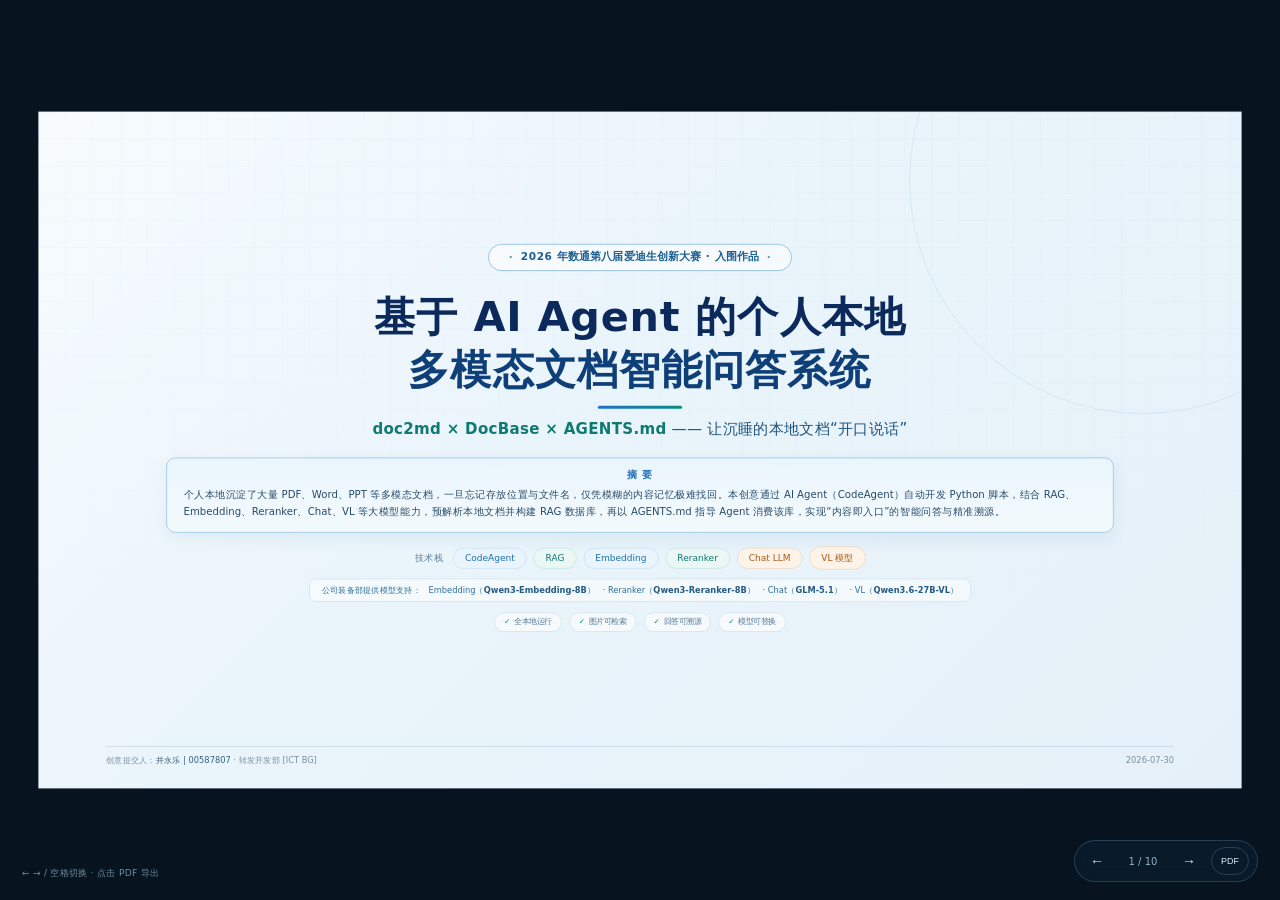
<file: slides/DocQA-项目汇报.html>
<!DOCTYPE html>
<html lang="zh-CN">
<head>
<meta charset="utf-8">
<meta name="viewport" content="width=device-width, initial-scale=1">
<title>DocQA · 项目汇报</title>
<style>
  :root {
    --navy: #0b2a5b;
    --navy-2: #123f78;
    --blue: #1f6fd0;
    --blue-2: #2f86cf;
    --teal: #0f8a7e;
    --green: #2f8f5b;
    --orange: #c2410c;
    --muted: #5f7488;
    --line: #c9dcea;
    --soft: #eef6fb;
    --panel: rgba(255, 255, 255, .82);
  }
  * { box-sizing: border-box; margin: 0; padding: 0; }
  html, body { width: 100%; height: 100%; }
  body {
    background: #07131f;
    font-family: "PingFang SC", "Hiragino Sans GB", "Microsoft YaHei", system-ui, sans-serif;
    color: var(--navy);
    overflow: hidden;
  }
  .viewport { position: fixed; inset: 0; display: flex; align-items: center; justify-content: center; }
  .stage { width: 1600px; height: 900px; position: relative; transform-origin: center center; flex: 0 0 auto; }

  .slide {
    position: absolute; inset: 0; width: 1600px; height: 900px; display: none;
    overflow: hidden; background:
      radial-gradient(900px 500px at 92% -10%, rgba(31,111,208,.10), transparent 60%),
      radial-gradient(700px 500px at -8% 110%, rgba(15,138,126,.08), transparent 60%),
      linear-gradient(135deg, #f5fafd 0%, #edf5fb 55%, #e9f2f9 100%);
  }
  .slide.active { display: block; }
  .slide::before {
    content: ""; position: absolute; inset: 0; pointer-events: none;
    background-image:
      linear-gradient(rgba(31,111,208,.045) 1px, transparent 1px),
      linear-gradient(90deg, rgba(31,111,208,.045) 1px, transparent 1px);
    background-size: 36px 36px;
    mask-image: linear-gradient(180deg, rgba(0,0,0,.5), transparent 78%);
  }
  .slide::after {
    content: ""; position: absolute; right: -180px; top: -220px; width: 620px; height: 620px;
    border-radius: 50%; border: 1px solid rgba(31,111,208,.13); pointer-events: none;
  }
  .slide-inner {
    position: relative; z-index: 1; height: 100%; padding: 42px 58px 30px;
    display: flex; flex-direction: column;
  }
  .kicker {
    display: inline-flex; align-items: center; gap: 8px; font-size: 12px; letter-spacing: 1.4px;
    color: var(--teal); font-weight: 700; text-transform: uppercase;
  }
  .kicker::before { content: ""; width: 22px; height: 2px; background: var(--teal); }
  .head-row { display: flex; justify-content: space-between; align-items: flex-end; gap: 20px; }
  .title { font-size: 40px; line-height: 1.18; letter-spacing: .4px; color: var(--navy); margin-top: 7px; }
  .subtitle { font-size: 16px; color: var(--muted); margin-top: 7px; letter-spacing: .2px; }
  .head-note {
    font-size: 11px; color: #6f879b; border: 1px solid #cfe2ef; background: rgba(255,255,255,.72);
    border-radius: 999px; padding: 6px 12px; white-space: nowrap;
  }
  .foot {
    margin-top: auto; padding-top: 9px; border-top: 1px solid rgba(117,151,178,.25);
    display: flex; justify-content: space-between; align-items: center;
    font-size: 10.5px; color: #8096a8; letter-spacing: .2px;
  }
  .foot b { color: #4f6b82; font-weight: 600; }
  .page-no { font-variant-numeric: tabular-nums; }
  .page-no b { color: var(--blue); font-size: 12px; }

  /* ------------------------------------------------------------ components */
  .panel {
    background: var(--panel); border: 1px solid rgba(157,190,214,.62); border-radius: 13px;
    box-shadow: 0 10px 26px rgba(20,68,105,.055); padding: 12px 14px;
  }
  .panel-title {
    display: flex; align-items: center; gap: 8px; font-size: 13px; font-weight: 700;
    color: #0f3b67; letter-spacing: .2px; margin-bottom: 8px;
  }
  .panel-title .dot { width: 7px; height: 7px; border-radius: 2px; background: var(--blue); }
  .panel-title.teal .dot { background: var(--teal); }
  .panel-title.green .dot { background: var(--green); }
  .panel-title.orange .dot { background: var(--orange); }
  .panel-title .tag {
    margin-left: auto; font-size: 9.5px; font-weight: 600; color: #27658f;
    background: #e9f4fc; border-radius: 999px; padding: 3px 8px;
  }
  .muted { color: var(--muted); }
  .small { font-size: 10.5px; line-height: 1.55; }
  .tiny { font-size: 9.5px; line-height: 1.5; }
  .flow { display: flex; align-items: center; gap: 6px; }
  .node {
    background: #fff; border: 1px solid #c7dceb; border-radius: 8px; padding: 7px 8px;
    text-align: center; flex: 1 1 0; min-width: 0; box-shadow: 0 2px 6px rgba(20,68,105,.035);
  }
  .node b { display: block; font-size: 11.5px; color: #103a60; line-height: 1.25; white-space: nowrap; overflow: hidden; text-overflow: ellipsis; }
  .node span { display: block; font-size: 9px; color: #73899c; margin-top: 3px; line-height: 1.35; }
  .node.blue { border-top: 2px solid #2f7fd1; }
  .node.teal { border-top: 2px solid var(--teal); }
  .node.green { border-top: 2px solid var(--green); }
  .node.orange { border-top: 2px solid var(--orange); }
  .node.hl { background: #eaf6f4; border-color: #b9ded8; }
  .arrow { flex: 0 0 14px; height: 2px; background: #9bbbd4; position: relative; }
  .arrow::after {
    content: ""; position: absolute; right: -1px; top: -4px;
    border: 5px solid transparent; border-left-color: #9bbbd4;
  }
  .arrow.down { width: 2px; height: 16px; flex: 0 0 16px; }
  .arrow.down::after { right: -4px; top: auto; bottom: -1px; border-left-color: transparent; border-top-color: #9bbbd4; }
  .chips { display: flex; flex-wrap: wrap; gap: 6px; }
  .chip {
    display: inline-flex; align-items: center; gap: 5px; border-radius: 999px;
    font-size: 10px; padding: 4px 9px; border: 1px solid #cfe2ef; background: #f4fafd; color: #3c678b;
  }
  .chip.blue { background: #eaf4fc; color: #1f6fb2; border-color: #c8e0f2; }
  .chip.teal { background: #eaf7f4; color: #0f7a71; border-color: #c4e6df; }
  .chip.green { background: #edf7f0; color: #2f7c51; border-color: #c9e6d2; }
  .chip.orange { background: #fdf3e9; color: #a85a16; border-color: #f0d6bd; }
  .badge { display: inline-block; font-size: 9px; font-weight: 700; letter-spacing: .3px; border-radius: 4px; padding: 2px 6px; }
  .badge.must { background: #e7f3fc; color: #1f6fb2; }
  .badge.done { background: #e8f7ef; color: #2b7f50; }
  .badge.opt { background: #fdf2e6; color: #b0661b; }
  .badge.core { background: #eaf7f4; color: #0f7a71; }
  code, .mono { font-family: "SFMono-Regular", Consolas, "Liberation Mono", monospace; }

  /* ---------------------------------------------------------------- cover */
  .cover { background: linear-gradient(135deg, #f7fbfe 0%, #e9f4fb 45%, #e5f0f8 100%); }
  .cover .slide-inner { padding: 48px 90px 84px; align-items: center; text-align: center; justify-content: center; }
  .cover .award {
    margin-top: 4px; display: inline-flex; align-items: center; gap: 10px;
    border: 1.5px solid #7fb3d8; color: #1b5e93; background: rgba(255,255,255,.6);
    font-size: 14px; font-weight: 600; border-radius: 999px; padding: 8px 26px; letter-spacing: .8px;
  }
  .cover .award::before, .cover .award::after { content: "·"; color: #5a97c3; }
  .cover h1 { font-size: 55px; line-height: 1.28; color: #0b2a5b; margin-top: 26px; letter-spacing: 1px; }
  .cover h1 em { font-style: normal; color: #0f3f78; }
  .cover .rule { width: 112px; height: 4px; border-radius: 4px; margin: 12px auto 14px; background: linear-gradient(90deg, #1f6fd0, #0f8a7e); }
  .cover .sub { font-size: 20px; color: #20557f; letter-spacing: .4px; }
  .cover .sub b { color: #0f7a71; }
  .cover .abstract {
    width: 1260px; text-align: left; margin-top: 24px; border-radius: 12px;
    background: linear-gradient(180deg, #eaf5fc, #f3fafe); border: 1.5px solid #8fc0e2;
    padding: 13px 22px 14px; box-shadow: 0 8px 22px rgba(24,84,130,.07);
  }
  .cover .abstract h3 { font-size: 13px; color: #1f6fb2; letter-spacing: 1px; margin-bottom: 6px; text-align: center; }
  .cover .abstract p { font-size: 13.5px; line-height: 1.75; color: #274b69; }
  .cover .tech { margin-top: 18px; display: flex; align-items: center; gap: 9px; flex-wrap: wrap; justify-content: center; }
  .cover .tech .label { font-size: 12px; color: #5d7d95; margin-right: 3px; letter-spacing: 1px; }
  .cover .tech .chip { font-size: 12px; padding: 6px 15px; border-radius: 999px; font-weight: 500; }
  .cover .models {
    margin-top: 12px; display: flex; gap: 10px; align-items: center; justify-content: center;
    border: 1px solid #cfe2ef; background: rgba(255,255,255,.55); border-radius: 9px;
    padding: 7px 16px; font-size: 11px; color: #5f7d94;
  }
  .cover .models b { color: #245b86; font-weight: 600; }
  .cover .models span { color: #2b6f9b; }
  .cover .pillars { display: flex; gap: 10px; margin-top: 14px; justify-content: center; }
  .cover .pillars span { font-size: 10px; color: #527897; border: 1px solid #cfe2ef; background: rgba(255,255,255,.62); border-radius: 999px; padding: 5px 12px; }
  .cover .pillars span::before { content: "✓"; color: #0f8a7e; margin-right: 5px; font-weight: 700; }
  .cover .credits { position: absolute; left: 90px; right: 90px; bottom: 30px; margin-top: 0; display: flex; justify-content: space-between; align-items: center; font-size: 11px; color: #7890a2; border-top: 1px solid rgba(117,151,178,.3); padding-top: 10px; }
  .cover .credits b { color: #355d7b; font-weight: 500; }

  /* ---------------------------------------------------------- architecture */
  .layer {
    display: grid; grid-template-columns: 188px 1fr 176px; gap: 12px; align-items: stretch;
    border-radius: 12px; padding: 16px 14px; background: rgba(255,255,255,.62);
    border: 1px solid rgba(150,187,214,.65); position: relative;
  }
  .layer + .layer { margin-top: 19px; }
  .layer-label {
    border-radius: 9px; padding: 9px 11px; color: #fff; display: flex; flex-direction: column;
    justify-content: center; gap: 4px; min-width: 0;
  }
  .layer-label .no { font-size: 10px; opacity: .8; letter-spacing: 1px; }
  .layer-label b { font-size: 16px; letter-spacing: .2px; }
  .layer-label small { font-size: 9.5px; line-height: 1.45; opacity: .82; }
  .layer-label .url { font-size: 8px; opacity: .7; white-space: nowrap; overflow: hidden; text-overflow: ellipsis; }
  .l1 .layer-label { background: linear-gradient(145deg, #2f7fd1, #1b5b9e); }
  .l2 .layer-label { background: linear-gradient(145deg, #0f8f84, #0b6c64); }
  .l3 .layer-label { background: linear-gradient(145deg, #d9822b, #b45309); }
  .layer-flow { display: flex; align-items: center; gap: 5px; min-width: 0; }
  .layer-flow .node { padding: 10px 6px; }
  .layer-flow .node b { font-size: 10.5px; white-space: normal; }
  .layer-flow .node span { font-size: 8.5px; white-space: normal; }
  .out {
    display: flex; flex-direction: column; justify-content: center; gap: 4px;
    background: #fbfdff; border: 1px dashed #b9d4e7; border-radius: 8px; padding: 8px 9px;
  }
  .out em { font-style: normal; font-size: 8.5px; color: #8aa0b2; letter-spacing: .6px; }
  .out b { font-size: 10px; line-height: 1.45; color: #285879; font-weight: 600; }
  .out.l3 b { color: #9a4a15; }
  .layer-link { height: 15px; display: flex; justify-content: center; align-items: center; }
  .layer-link span { width: 2px; height: 15px; background: #9bbbd4; position: relative; }
  .layer-link span::after { content: ""; position: absolute; bottom: -1px; left: -4px; border: 5px solid transparent; border-top-color: #9bbbd4; }
  .arch-note { margin-top: 13px; display: flex; justify-content: space-between; font-size: 10.5px; color: #6f879a; }
  .arch-bottom { display: grid; grid-template-columns: repeat(3, 1fr); gap: 10px; margin-top: 12px; }
  .arch-bottom .ab { border: 1px solid #cfe2ef; background: rgba(255,255,255,.72); border-radius: 9px; padding: 10px 13px; }
  .arch-bottom .ab em { font-style: normal; display: block; font-size: 8.5px; letter-spacing: .8px; color: #7a90a2; margin-bottom: 2px; }
  .arch-bottom .ab b { display: block; font-size: 11px; color: #14507d; }
  .arch-bottom .ab span { display: block; font-size: 8.8px; color: #7a90a2; margin-top: 2px; }

  /* --------------------------------------------------------------- logical */
  .logical { flex: 1; display: grid; grid-template-columns: 1fr 322px; gap: 12px; margin-top: 10px; min-height: 0; }
  .logical-left { display: flex; flex-direction: column; gap: 8px; min-height: 0; }
  .entry-row { display: flex; gap: 8px; align-items: stretch; }
  .entry-box {
    flex: 1; background: #fff; border: 1px solid #c9ddec; border-radius: 8px; padding: 7px 10px;
    display: flex; align-items: center; gap: 8px; font-size: 10.5px; color: #3b617f;
  }
  .entry-box b { font-size: 11.5px; color: #123d63; white-space: nowrap; }
  .entry-box .badge { margin-left: auto; }
  .legend { display: flex; gap: 10px; align-items: center; font-size: 9px; color: #72899c; padding-left: 4px; }
  .legend i { width: 9px; height: 9px; border-radius: 2px; display: inline-block; margin-right: 3px; vertical-align: -1px; }
  .agent-panel { padding: 8px 10px; }
  .agent-panel .flow { gap: 5px; }
  .agent-panel .node { padding: 5px 4px; }
  .agent-panel .node b { font-size: 10px; white-space: normal; }
  .agent-panel .node span { font-size: 8.2px; }
  .constraint { margin-top: 5px; font-size: 8.8px; color: #9a4a15; background: #fdf6ec; border: 1px solid #efd9c2; border-radius: 4px; padding: 3px 7px; }
  .constraint b { color: #b45309; }
  .rag-panel { padding: 8px 10px; }
  .rag-line { display: flex; align-items: center; gap: 6px; }
  .route-stack { flex: 1.35; display: flex; flex-direction: column; gap: 4px; }
  .route {
    border: 1px solid #c9ddec; background: #fff; border-radius: 6px; padding: 4px 8px;
    font-size: 9px; color: #5f788e; line-height: 1.35;
  }
  .route b { color: #154c76; font-size: 10px; margin-right: 4px; }
  .mini-card {
    flex: .72; border: 1px solid #b9d9ef; background: #edf7fd; border-radius: 7px; padding: 6px 5px;
    text-align: center; font-size: 9.5px; color: #205f8f; line-height: 1.3;
  }
  .mini-card b { display: block; font-size: 10.5px; color: #11436d; margin-bottom: 2px; }
  .mini-card.teal { background: #eaf7f4; border-color: #b9ded8; color: #0f6f66; }
  .mini-card.green { background: #eef8f1; border-color: #c6e5d0; color: #2f7c51; }
  .mini-card.orange { background: #fdf5ec; border-color: #eed6bd; color: #a85a16; }
  .rag-foot { margin-top: 5px; display: flex; justify-content: space-between; gap: 6px; font-size: 8.5px; color: #7a91a4; }
  .rag-foot b { color: #1f6fb2; }
  .bottom-pair { display: grid; grid-template-columns: 1fr 1.06fr; gap: 8px; flex: 1; min-height: 0; }
  .bottom-pair .panel { padding: 8px 10px; }
  .asset-grid { display: grid; grid-template-columns: 1fr 1fr; gap: 5px; }
  .asset { border: 1px solid #d2e3ef; background: #fff; border-radius: 6px; padding: 5px 7px; }
  .asset b { display: block; font-size: 9.8px; color: #174c74; }
  .asset span { display: block; font-size: 8.3px; color: #7a90a2; margin-top: 2px; line-height: 1.35; }
  .parser-flow { display: flex; align-items: center; gap: 4px; }
  .parser-flow .node { padding: 4px 3px; }
  .parser-flow .node b { font-size: 9px; white-space: normal; }
  .parser-flow .node span { font-size: 7.5px; }
  .parser-note { margin-top: 5px; font-size: 8.4px; color: #6f879a; line-height: 1.45; }
  .parser-note b { color: #0f7a71; }
  .quote-demo { margin-top: 6px; border-left: 2px solid #7fc4bb; background: #f2fbf8; padding: 5px 8px; font-size: 8.1px; color: #587a78; line-height: 1.5; border-radius: 0 4px 4px 0; }
  .deploy { display: flex; flex-direction: column; gap: 4px; }
  .deploy-grid { display: grid; grid-template-columns: 1fr 1fr; gap: 4px; }
  .deploy-grid span { font-size: 8.2px; color: #5f788e; background: #f4fafd; border: 1px solid #d8e8f2; border-radius: 4px; padding: 3px 5px; }
  .asset-flow { margin-top: 6px; display: flex; align-items: center; gap: 4px; font-size: 7.6px; color: #5f788e; }
  .asset-flow span { background: #f4fafd; border: 1px solid #d8e8f2; border-radius: 4px; padding: 2px 4px; white-space: nowrap; }
  .asset-flow i { font-style: normal; color: #9bbbd4; }
  .obs { display: flex; flex-direction: column; gap: 3px; }
  .obs div { display: flex; gap: 6px; font-size: 8px; color: #6f879a; line-height: 1.4; }
  .obs b { flex: 0 0 56px; color: #14507d; font-size: 8px; }
  .asset-stats { margin-top: 6px; display: flex; gap: 5px; }
  .asset-stats span { flex: 1; text-align: center; background: #fff; border: 1px solid #d8e8f2; border-radius: 4px; padding: 3px 2px; font-size: 7.4px; color: #7a90a2; }
  .asset-stats b { display: block; font-size: 12px; color: #1f6fb2; }
  .security { display: flex; flex-direction: column; gap: 3px; }
  .security div { font-size: 8px; color: #6f879a; line-height: 1.4; padding-left: 8px; position: relative; }
  .security div::before { content: ""; position: absolute; left: 0; top: 5px; width: 3px; height: 3px; border-radius: 50%; background: #7fb09c; }
  .quality-snap { display: flex; gap: 5px; }
  .quality-snap div { flex: 1; text-align: center; background: #fff; border: 1px solid #d8e8f2; border-radius: 4px; padding: 3px 2px; }
  .quality-snap b { display: block; font-size: 12px; color: #0f8a7e; }
  .quality-snap span { display: block; font-size: 7px; color: #7a90a2; }
  .logical-right { display: flex; flex-direction: column; gap: 8px; min-height: 0; }
  .logical-right .panel { padding: 8px 10px; }
  .model-row { display: flex; gap: 6px; align-items: flex-start; padding: 5px 0; border-bottom: 1px dashed #dce9f3; }
  .model-row:last-child { border-bottom: 0; }
  .model-row .ico { width: 20px; height: 20px; border-radius: 5px; background: #eaf4fc; color: #1f6fb2; font-size: 8px; display: flex; align-items: center; justify-content: center; flex: 0 0 20px; }
  .model-row b { display: block; font-size: 9.5px; color: #16476e; }
  .model-row span { display: block; font-size: 8px; color: #7a90a2; line-height: 1.35; margin-top: 1px; }
  .optional-row { display: flex; gap: 6px; }
  .optional-row .opt {
    flex: 1; border: 1px dashed #d9b892; background: #fdf8f2; border-radius: 6px; padding: 6px 7px;
    font-size: 8.3px; color: #8a5a2c; line-height: 1.4;
  }
  .optional-row .opt b { display: block; font-size: 9px; color: #a85a16; margin-bottom: 2px; }
  .trace-box {
    margin-top: auto; border-radius: 9px; padding: 10px 12px; color: #fff;
    background: linear-gradient(140deg, #123f78, #0f5d77 70%, #0f7a71);
    box-shadow: 0 10px 24px rgba(15,65,100,.22);
  }
  .trace-box h4 { font-size: 11px; letter-spacing: .6px; margin-bottom: 4px; }
  .trace-box p { font-size: 9.2px; line-height: 1.6; color: #cde5f2; }
  .trace-box .path { margin-top: 5px; font-size: 8.6px; color: #9fd3d0; }

  /* ------------------------------------------------------------ dev view */
  .dev-grid { flex: 1; display: grid; grid-template-columns: 1.08fr .92fr 1.08fr; gap: 12px; margin-top: 12px; min-height: 0; }
  .dev-col { display: flex; flex-direction: column; gap: 9px; min-height: 0; }
  .tree {
    font-family: "SFMono-Regular", Consolas, monospace; font-size: 9.7px; line-height: 1.56;
    color: #3f5d74; background: #fbfdff; border: 1px solid #d6e6f1; border-radius: 7px;
    padding: 8px 9px; white-space: pre; overflow: hidden; flex: 1;
  }
  .tree b { color: #0f5b8f; font-weight: 600; }
  .tree em { font-style: normal; color: #9a4a15; }
  .change-list { display: flex; flex-wrap: wrap; gap: 4px; }
  .change-list span { font-size: 8.2px; color: #4f6d85; background: #f2f8fc; border: 1px solid #d4e5f1; border-radius: 4px; padding: 2px 5px; }
  .dep { display: flex; flex-direction: column; gap: 4px; }
  .dep .layer-box { border-radius: 6px; padding: 6px 8px; font-size: 9px; color: #fff; text-align: center; line-height: 1.35; }
  .dep .layer-box b { display: block; font-size: 10px; }
  .dep .layer-box span { font-size: 7.6px; opacity: .8; }
  .dep .b1 { background: #1f6fb2; }
  .dep .b2 { background: #2f86cf; }
  .dep .b3 { background: #0f8f84; }
  .dep .b4 { background: #2f8f5b; }
  .dep .b5 { background: #5f7488; }
  .dep .down { text-align: center; font-size: 9px; color: #7da0ba; line-height: 1; }
  .iface {
    font-family: "SFMono-Regular", Consolas, monospace; font-size: 8.7px; line-height: 1.55;
    background: #fbfdff; border: 1px solid #d6e6f1; border-radius: 7px; padding: 8px 9px;
    color: #365a74; white-space: pre; overflow: hidden;
  }
  .iface b { color: #0f5b8f; font-weight: 600; }
  .iface em { font-style: normal; color: #9a4a15; }
  .convention-grid { display: grid; grid-template-columns: 1fr 1fr; gap: 4px; }
  .convention { border: 1px solid #d2e3ef; background: #fbfdff; border-radius: 5px; padding: 4px 6px; }
  .convention b { display: block; font-size: 8.5px; color: #14507d; }
  .convention span { display: block; font-size: 7.4px; color: #7a90a2; line-height: 1.35; margin-top: 1px; }
  .contract-bar {
    margin-top: 9px; border: 1px solid #cfe2ef; background: rgba(255,255,255,.72);
    border-radius: 8px; padding: 7px 10px; display: flex; gap: 12px; align-items: center; font-size: 8.6px; color: #5f788e;
  }
  .contract-bar b { color: #14507d; }
  .test-matrix { margin-top: 7px; display: flex; flex-direction: column; gap: 3px; }
  .test-matrix div { display: flex; gap: 6px; align-items: baseline; font-size: 8.4px; padding: 3px 6px; border-radius: 4px; background: #f8fcfe; border: 1px solid #e3eef6; }
  .test-matrix b { flex: 0 0 48px; color: #14507d; font-size: 8.4px; }
  .test-matrix span { color: #7a90a2; }
  .compat { margin-top: 7px; border: 1px dashed #cfe2ef; background: #fbfdff; border-radius: 6px; padding: 6px 8px; }
  .compat b { display: block; font-size: 9px; color: #14507d; margin-bottom: 3px; }
  .compat span { display: block; font-size: 8.3px; color: #6f879a; line-height: 1.5; }
  .run-note { margin-top: 6px; font-size: 8.2px; color: #5f788e; background: #f4fafd; border: 1px solid #d8e8f2; border-radius: 5px; padding: 5px 7px; line-height: 1.5; }
  .run-note b { color: #14507d; }
  .contract-bar .sep { width: 1px; height: 12px; background: #d5e5f0; }

  /* --------------------------------------------------------------- roadmap */
  .banner {
    margin-top: 12px; display: flex; align-items: center; justify-content: center; gap: 12px;
    border-radius: 8px; padding: 8px; font-size: 13px; color: #1f4f76;
    background: linear-gradient(90deg, #eaf5fc, #f3fafd, #eaf7f4); border: 1px solid #cfe3ef;
  }
  .banner b { color: #0f7a71; }
  .roadmap { flex: 1; display: flex; flex-direction: column; gap: 11px; margin-top: 12px; min-height: 0; }
  .road-row { display: flex; gap: 10px; align-items: stretch; flex: 1; }
  .road-row.bottom { justify-content: center; }
  .road-card {
    flex: 1; background: #fff; border: 1px solid #cfe1ed; border-radius: 10px; padding: 10px 12px;
    position: relative; box-shadow: 0 4px 12px rgba(20,68,105,.035); min-width: 0;
    display: flex; flex-direction: column;
  }
  .road-card.core { border-top: 3px solid #1f6fb2; }
  .road-card.opt { border-top: 3px solid #d9822b; }
  .road-card .top { display: flex; align-items: center; gap: 7px; }
  .road-card .num {
    width: 24px; height: 24px; border-radius: 7px; display: flex; align-items: center; justify-content: center;
    font-size: 12px; font-weight: 700; color: #fff; background: #1f6fb2; flex: 0 0 24px;
  }
  .road-card.opt .num { background: #d9822b; }
  .road-card h3 { font-size: 14px; color: #103f68; }
  .road-card .badges { margin-left: auto; display: flex; gap: 4px; }
  .road-card .desc { font-size: 9.5px; color: #7a90a2; margin: 5px 0 5px; }
  .road-card ul { list-style: none; display: flex; flex-direction: column; gap: 2px; }
  .road-card li { font-size: 9.6px; color: #4f6d85; line-height: 1.45; padding-left: 10px; position: relative; }
  .road-card li::before { content: ""; position: absolute; left: 0; top: 6px; width: 4px; height: 4px; border-radius: 50%; background: #8eb8d6; }
  .road-card .demo { margin-top: 5px; font-size: 8.5px; color: #28709e; }
  .road-card .value { margin-top: 5px; font-size: 8.6px; color: #7a5a2c; background: #fdf8f2; border-radius: 4px; padding: 3px 5px; }
  .road-card .accept { margin-top: auto; padding-top: 6px; border-top: 1px dashed #dbe8f2; font-size: 8.2px; color: #4f6d85; line-height: 1.4; }
  .road-card .accept b { color: #0f7a71; }
  .road-card ul { flex: 1; justify-content: center; gap: 4px; }
  .road-arrow { display: flex; align-items: center; color: #7fa6c5; font-size: 16px; flex: 0 0 16px; justify-content: center; }
  .road-row.bottom .road-card { flex: 0 1 620px; }
  .road-kpis { display: grid; grid-template-columns: repeat(4, 1fr); gap: 9px; margin-top: 12px; }
  .road-kpis div { border: 1px solid #cfe2ef; background: rgba(255,255,255,.72); border-radius: 8px; padding: 8px 10px; text-align: center; }
  .road-kpis b { display: block; font-size: 21px; color: #1f6fb2; letter-spacing: .3px; }
  .road-kpis span { display: block; font-size: 8.5px; color: #7a90a2; margin-top: 1px; }

  /* --------------------------------------------------------------- doc2md */
  .split-55 { flex: 1; display: grid; grid-template-columns: 1.05fr .95fr; gap: 14px; margin-top: 12px; min-height: 0; }
  .pipe { display: grid; grid-template-columns: 1fr 1fr; gap: 7px 12px; }
  .pipe-step {
    background: #fff; border: 1px solid #c7dceb; border-radius: 8px; padding: 7px 8px; position: relative;
  }
  .pipe-step .n { font-size: 9px; color: #1f6fb2; font-weight: 700; }
  .pipe-step b { display: block; font-size: 10.5px; color: #123f68; margin: 1px 0 2px; }
  .pipe-step span { display: block; font-size: 8.4px; color: #72899c; line-height: 1.4; }
  .pipe-step::after {
    content: "→"; position: absolute; right: -11px; top: 50%; transform: translateY(-50%);
    color: #7fa6c5; font-size: 12px;
  }
  .pipe-step:nth-child(2n)::after, .pipe-step:last-child::after { display: none; }
  .pipe-step:nth-child(3)::after { content: "↳"; right: auto; left: 50%; top: auto; bottom: -12px; transform: translateX(-50%); }
  .naming {
    margin-top: 10px; border: 1px solid #b9ded8; background: #f2fbf8; border-radius: 8px; padding: 8px 10px;
  }
  .naming h4 { font-size: 9.5px; color: #0f7a71; letter-spacing: .3px; margin-bottom: 4px; }
  .naming .name { font-family: "SFMono-Regular", Consolas, monospace; font-size: 11px; color: #0b5f57; background: #fff; border: 1px dashed #b9ded8; border-radius: 4px; padding: 4px 7px; text-align: center; }
  .naming p { font-size: 8.4px; color: #5f7f7a; line-height: 1.45; margin-top: 4px; }
  .matrix { display: grid; grid-template-columns: 1fr 1fr; gap: 6px; }
  .matrix .m {
    background: #fbfdff; border: 1px solid #d3e3ef; border-radius: 6px; padding: 6px 7px;
  }
  .matrix .m b { font-size: 9.5px; color: #14507d; }
  .matrix .m span { display: block; font-size: 8px; color: #758b9d; line-height: 1.38; margin-top: 2px; }
  .why { margin-top: 8px; border: 1px dashed #cfe2ef; border-radius: 7px; padding: 7px 9px; background: rgba(255,255,255,.55); }
  .why h4 { font-size: 9.5px; color: #9a4a15; margin-bottom: 3px; }
  .why ul { list-style: none; display: grid; grid-template-columns: 1fr 1fr; gap: 2px 8px; }
  .why li { font-size: 7.9px; color: #5f788e; line-height: 1.4; padding-left: 8px; position: relative; }
  .why li::before { content: ""; position: absolute; left: 0; top: 5px; width: 3px; height: 3px; border-radius: 50%; background: #d0a06e; }
  .onesentence { margin-top: 8px; text-align: center; font-size: 10px; color: #1a5f7f; background: #eaf6fb; border-radius: 6px; padding: 6px; }
  .onesentence b { color: #0f7a71; }
  .vl-sample { margin-top: 8px; border: 1px solid #d2e3ef; background: #fbfdff; border-radius: 6px; padding: 6px 8px; }
  .vl-sample b { font-size: 8.5px; color: #14507d; }
  .vl-sample code { display: block; margin-top: 3px; font-size: 8px; color: #2b6f9b; white-space: nowrap; overflow: hidden; text-overflow: ellipsis; }
  .vl-sample p { margin-top: 3px; font-size: 8px; color: #6f879a; line-height: 1.4; }
  .quality-chips { display: flex; flex-wrap: wrap; gap: 4px; margin-top: 6px; }
  .mini-spec { margin-top: 7px; display: flex; flex-direction: column; gap: 3px; }
  .mini-spec div { display: flex; gap: 6px; font-size: 8px; color: #6f879a; line-height: 1.4; }
  .mini-spec b { flex: 0 0 56px; color: #14507d; font-size: 8px; }
  .fmt-table { display: grid; grid-template-columns: repeat(3, 1fr); gap: 4px; margin-top: 7px; }
  .fmt-table div { border: 1px solid #d2e3ef; background: #fbfdff; border-radius: 5px; padding: 4px 6px; }
  .fmt-table b { display: block; font-size: 8px; color: #14507d; }
  .fmt-table span { display: block; font-size: 7.3px; color: #7a90a2; margin-top: 1px; line-height: 1.35; }
  .edge-list { display: flex; flex-direction: column; gap: 3px; margin-top: 6px; }
  .edge-list div { display: flex; gap: 6px; font-size: 7.8px; color: #7a90a2; line-height: 1.4; }
  .edge-list b { flex: 0 0 54px; color: #9a4a15; font-size: 7.8px; }
  .impl-grid { display: grid; grid-template-columns: 1fr 1fr; gap: 4px; margin-top: 6px; }
  .impl-grid div { border: 1px solid #d2e3ef; background: #fbfdff; border-radius: 5px; padding: 4px 6px; }
  .impl-grid b { display: block; font-size: 8px; color: #14507d; }
  .impl-grid span { display: block; font-size: 7.4px; color: #7a90a2; margin-top: 1px; }
  .db-params { display: grid; grid-template-columns: repeat(3, 1fr); gap: 6px; margin-top: 7px; }
  .db-params div { border: 1px solid #d2e3ef; background: #fff; border-radius: 5px; padding: 5px 7px; }
  .db-params b { display: block; font-size: 8px; color: #14507d; }
  .db-params span { display: block; font-size: 7.6px; color: #7a90a2; margin-top: 1px; line-height: 1.4; }
  .mode-cards { display: grid; grid-template-columns: repeat(3, 1fr); gap: 6px; margin-top: 7px; }
  .mode-cards div { background: #0f2a40; border-radius: 6px; padding: 6px 8px; }
  .mode-cards b { display: block; font-size: 8.5px; color: #7fd3c9; letter-spacing: .5px; }
  .mode-cards code { display: block; font-size: 7.4px; color: #c9e2f2; margin-top: 2px; white-space: nowrap; overflow: hidden; text-overflow: ellipsis; }

  /* -------------------------------------------------------------- docbase */
  .build-flow { display: flex; align-items: center; gap: 6px; margin-top: 2px; }
  .build-flow .node { padding: 7px 5px; }
  .build-flow .node b { font-size: 10.5px; }
  .build-flow .node span { font-size: 8.5px; }
  .progress { margin-top: 7px; display: flex; align-items: center; gap: 8px; }
  .progress .bar { flex: 1; height: 6px; border-radius: 6px; background: #e3eef6; overflow: hidden; }
  .progress .bar i { display: block; width: 100%; height: 100%; background: linear-gradient(90deg, #2f86cf, #0f8f84); }
  .progress span { font-size: 8.5px; color: #6f879a; white-space: nowrap; }
  .query-row { display: flex; align-items: center; gap: 6px; margin-top: 8px; }
  .q-routes { flex: 1.15; display: flex; flex-direction: column; gap: 4px; }
  .q-route { border: 1px solid #cfe2ef; background: #fff; border-radius: 6px; padding: 5px 8px; font-size: 8.6px; color: #6b8296; line-height: 1.35; }
  .q-route b { display: block; font-size: 9.6px; color: #14507d; }
  .q-box { flex: .8; border-radius: 7px; padding: 7px 5px; text-align: center; border: 1px solid #b9d9ef; background: #edf7fd; font-size: 8.8px; color: #205f8f; line-height: 1.35; }
  .q-box b { display: block; font-size: 10px; color: #11436d; }
  .q-box.teal { background: #eaf7f4; border-color: #b9ded8; color: #0f6f66; }
  .q-box.green { background: #eef8f1; border-color: #c6e5d0; color: #2f7c51; }
  .q-box.orange { background: #fdf5ec; border-color: #eed6bd; color: #a85a16; }
  .why3 { margin-top: 8px; border-left: 3px solid #d9822b; background: #fdf8f2; border-radius: 0 6px 6px 0; padding: 6px 9px; }
  .why3 b { font-size: 9.5px; color: #9a4a15; }
  .why3 p { font-size: 8.4px; color: #6f5f4d; line-height: 1.5; margin-top: 2px; }
  .why3 em { font-style: normal; color: #1f6fb2; }
  .db-foot { display: grid; grid-template-columns: 1.1fr 1fr 1fr; gap: 8px; margin-top: 9px; }
  .db-foot .d { border: 1px solid #d2e3ef; background: #fbfdff; border-radius: 7px; padding: 7px 9px; }
  .db-foot .d b { display: block; font-size: 8.8px; color: #14507d; margin-bottom: 2px; }
  .db-foot .d span { display: block; font-size: 7.9px; color: #7a90a2; line-height: 1.45; }
  .db-foot .d em { font-style: normal; color: #9a4a15; }
  .search-demo { margin-top: 8px; border: 1px solid #d2e3ef; background: #fbfdff; border-radius: 7px; padding: 6px 9px; }
  .search-demo b { font-size: 8.6px; color: #14507d; }
  .search-demo p { font-size: 8px; color: #6f879a; line-height: 1.55; margin-top: 2px; }
  .search-demo em { font-style: normal; color: #1f6fb2; }

  /* --------------------------------------------------------------- agents */
  .agents-grid { flex: 0 0 auto; display: grid; grid-template-columns: .92fr 1.08fr; gap: 12px; margin-top: 10px; min-height: 0; }
  .agents-left { display: flex; flex-direction: column; gap: 8px; }
  .about-list { list-style: none; display: flex; flex-direction: column; gap: 5px; }
  .about-list li { position: relative; padding-left: 12px; font-size: 9.6px; line-height: 1.5; color: #4f6d85; }
  .about-list li::before { content: ""; position: absolute; left: 0; top: 6px; width: 5px; height: 5px; border-radius: 50%; background: #2f86cf; }
  .about-list b { color: #14507d; }
  .insight { border-radius: 8px; padding: 8px 10px; background: linear-gradient(135deg, #fdf4e8, #fffaf3); border: 1px solid #efd6b8; }
  .insight h4 { font-size: 9.5px; color: #b45309; margin-bottom: 3px; letter-spacing: .4px; }
  .insight p { font-size: 8.8px; line-height: 1.55; color: #7a5a3c; }
  .flow8 { display: grid; grid-template-columns: repeat(4, 1fr); gap: 5px; }
  .flow8 .node { padding: 6px 4px; }
  .flow8 .node b { font-size: 9.3px; white-space: normal; }
  .flow8 .node span { font-size: 7.6px; }
  .flow8 .node:nth-child(4)::after, .flow8 .node:nth-child(8)::after { display: none; }
  .sflow { margin-top: 7px; text-align: center; font-size: 9px; color: #4e6f88; background: #f1f9fd; border: 1px dashed #c7e0f0; border-radius: 6px; padding: 5px; }
  .sflow b { color: #1f6fb2; }
  .conv4 { display: grid; grid-template-columns: 1fr 1fr; gap: 6px; margin-top: 8px; }
  .conv4 .c { background: #fff; border: 1px solid #d2e3ef; border-radius: 6px; padding: 6px 8px; }
  .conv4 .c b { display: flex; align-items: center; gap: 4px; font-size: 9.2px; color: #14507d; }
  .conv4 .c b i { font-style: normal; width: 14px; height: 14px; border-radius: 4px; background: #eaf4fc; color: #1f6fb2; font-size: 8px; display: inline-flex; align-items: center; justify-content: center; }
  .conv4 .c span { display: block; margin-top: 2px; font-size: 8px; color: #7a90a2; line-height: 1.38; }
  .mechanism { display: flex; flex-direction: column; gap: 4px; }
  .mechanism div { display: flex; gap: 7px; align-items: baseline; font-size: 8.4px; color: #5f788e; line-height: 1.45; }
  .mechanism b { flex: 0 0 46px; color: #1f6fb2; font-size: 8.2px; }
  .compare { margin-top: 7px; border: 1px solid #efd6b8; background: #fdf8f2; border-radius: 6px; padding: 6px 8px; }
  .compare div { display: flex; gap: 6px; align-items: baseline; font-size: 8.2px; line-height: 1.45; margin: 2px 0; }
  .compare b { flex: 0 0 58px; color: #9a4a15; font-size: 8.1px; }
  .compare span { color: #7a5a3c; }
  .compare .new b { color: #0f7a71; }
  .compare .new span { color: #4f6d85; }
  .effect-grid { display: flex; flex-direction: column; gap: 4px; }
  .effect-grid div { background: #fbfdff; border: 1px solid #d8e8f2; border-radius: 5px; padding: 4px 6px; }
  .effect-grid b { display: block; font-size: 8.2px; color: #14507d; }
  .effect-grid span { display: block; font-size: 7.5px; color: #7a90a2; margin-top: 1px; }
  .contract-chips { display: flex; flex-wrap: wrap; gap: 4px; margin-top: 4px; }
  .agents-code { margin-top: 8px; display: grid; grid-template-columns: 1fr 1fr; gap: 8px; }
  .code-card { background: #0c1f31; color: #cfe6f7; border-radius: 8px; padding: 12px 14px; font-family: "SFMono-Regular", Consolas, monospace; font-size: 8.8px; line-height: 1.75; white-space: pre; overflow: hidden; }
  .code-card b { color: #7fd3c9; font-weight: 600; }
  .agents-summary { margin-top: 7px; text-align: center; font-size: 10px; color: #1a5f7f; background: #eaf6fb; border-radius: 6px; padding: 6px; }

  /* --------------------------------------------------------------- demo */
  .demo-grid { flex: 1; display: grid; grid-template-columns: 1.08fr .92fr; gap: 14px; margin-top: 12px; min-height: 0; }
  .terminal {
    background: #0c1f31; border-radius: 10px; padding: 0; overflow: hidden; border: 1px solid #1d3b52;
    box-shadow: 0 16px 40px rgba(7,25,40,.25); display: flex; flex-direction: column;
  }
  .terminal-bar { height: 28px; display: flex; align-items: center; gap: 5px; padding: 0 10px; background: #122b3f; }
  .terminal-bar i { width: 7px; height: 7px; border-radius: 50%; background: #e16b5d; }
  .terminal-bar i:nth-child(2) { background: #e3b34a; }
  .terminal-bar i:nth-child(3) { background: #4bbf7a; }
  .terminal-bar span { margin-left: 8px; font-size: 9px; color: #7896ab; }
  .terminal-body {
    flex: 1; padding: 12px 14px; font-family: "SFMono-Regular", Consolas, monospace;
    font-size: 9.8px; line-height: 1.7; color: #c9e2f2; white-space: pre-wrap; overflow: hidden;
  }
  .terminal-body .p { color: #6fd1a4; }
  .terminal-body .c { color: #7fb7d8; }
  .terminal-body .y { color: #f1c46a; }
  .terminal-body .g { color: #7bd3a3; }
  .terminal-body .m { color: #9fb6c8; }
  .shot-stack { display: flex; flex-direction: column; gap: 9px; min-height: 0; }
  .shot { border: 1px solid #cfe1ed; border-radius: 9px; overflow: hidden; background: #fff; box-shadow: 0 6px 18px rgba(20,68,105,.08); position: relative; flex: 0 0 auto; }
  .shot img { display: block; width: 100%; height: 260px; object-fit: cover; object-position: top; }
  .shot:first-child img { height: 310px; }
  .shot .label { position: absolute; left: 8px; top: 8px; font-size: 8px; color: #fff; background: rgba(11,42,75,.68); border-radius: 4px; padding: 2px 6px; }
  .metric-row { display: grid; grid-template-columns: repeat(3, 1fr); gap: 7px; margin-top: 8px; }
  .metric { background: #fff; border: 1px solid #d2e4f0; border-radius: 7px; padding: 7px 8px; text-align: center; }
  .metric b { display: block; font-size: 18px; color: #1f6fb2; letter-spacing: .5px; }
  .metric span { display: block; font-size: 8px; color: #7a90a2; margin-top: 1px; }
  .deliverables { display: flex; flex-direction: column; gap: 4px; margin-top: 8px; }
  .deliverable { display: flex; align-items: center; gap: 6px; font-size: 8.6px; color: #4f6d85; }
  .deliverable b { color: #14507d; font-weight: 600; }
  .deliverable i { width: 5px; height: 5px; border-radius: 50%; background: #7fb09c; }
  .note { margin-top: 6px; font-size: 8px; color: #8a6a45; background: #fdf8f2; border: 1px solid #efddc8; border-radius: 5px; padding: 4px 6px; line-height: 1.4; }

  /* --------------------------------------------------------------- close */
  .close { background: linear-gradient(140deg, #0b2138 0%, #103a5c 50%, #0b4f5c 100%); }
  .close::before { background-image: radial-gradient(rgba(127,196,235,.16) 1px, transparent 1px); background-size: 30px 30px; mask-image: none; }
  .close .slide-inner { align-items: center; justify-content: center; text-align: center; color: #fff; }
  .close .kicker { color: #7fd3c9; }
  .close .kicker::before { background: #7fd3c9; }
  .close h2 { font-size: 48px; line-height: 1.35; margin: 18px 0 0; letter-spacing: 1px; }
  .close h2 span { color: #8fd8ff; }
  .close .three { display: flex; gap: 14px; margin-top: 34px; }
  .close .three div { width: 300px; border: 1px solid rgba(160,214,240,.25); background: rgba(255,255,255,.05); border-radius: 10px; padding: 14px 16px; text-align: left; }
  .close .three b { display: block; font-size: 13px; color: #a9d9ef; margin-bottom: 4px; }
  .close .three span { font-size: 10px; color: #9fb9c9; line-height: 1.55; }
  .close .thanks { margin-top: 34px; font-size: 15px; color: #cfe6f2; letter-spacing: 2px; }
  .close .thanks b { color: #fff; font-size: 20px; margin-left: 6px; }
  .close .meta { margin-top: 8px; font-size: 10px; color: #7f9daf; }
  .close .foot { position: absolute; left: 58px; right: 58px; bottom: 30px; border-top-color: rgba(160,214,240,.2); color: #6f8ea1; }

  /* ----------------------------------------------------------------- nav */
  .nav {
    position: fixed; right: 22px; bottom: 18px; z-index: 30; display: flex; align-items: center; gap: 8px;
    background: rgba(10,28,44,.86); border: 1px solid rgba(125,177,210,.25); border-radius: 999px;
    padding: 6px 8px; color: #cfe6f2; backdrop-filter: blur(10px);
  }
  .nav button {
    border: 0; background: transparent; color: #d7ecf7; width: 28px; height: 28px; border-radius: 50%;
    font-size: 14px; cursor: pointer;
  }
  .nav button:hover { background: rgba(255,255,255,.12); }
  .nav .count { font-size: 10px; color: #8fb3c8; min-width: 48px; text-align: center; font-variant-numeric: tabular-nums; }
  .nav .print { width: auto; padding: 0 9px; font-size: 9px; border-radius: 999px; border: 1px solid rgba(125,177,210,.25); }
  .hint {
    position: fixed; left: 22px; bottom: 20px; z-index: 30; font-size: 9px; color: #6f8ea1;
    letter-spacing: .3px;
  }

  @media print {
    html, body { width: 1600px; height: auto; background: #fff; overflow: visible; }
    .viewport { position: static; display: block; }
    .stage { transform: none !important; width: 1600px; height: auto; }
    .slide { position: relative; display: block !important; page-break-after: always; break-after: page; width: 1600px; height: 900px; }
    .nav, .hint { display: none !important; }
    @page { size: 1600px 900px; margin: 0; }
  }
</style>
</head>
<body>
<div class="viewport">
<div class="stage" id="stage">

  <!-- ============================================================ 1 cover -->
  <section class="slide cover active" id="s1">
    <div class="slide-inner">
      <div class="award">2026 年数通第八届爱迪生创新大赛 · 入围作品</div>
      <h1>基于 AI Agent 的个人本地<br><em>多模态文档智能问答系统</em></h1>
      <div class="rule"></div>
      <div class="sub"><b>doc2md × DocBase × AGENTS.md</b> —— 让沉睡的本地文档“开口说话”</div>

      <div class="abstract">
        <h3>摘 要</h3>
        <p>个人本地沉淀了大量 PDF、Word、PPT 等多模态文档，一旦忘记存放位置与文件名，仅凭模糊的内容记忆极难找回。本创意通过 AI Agent（CodeAgent）自动开发 Python 脚本，结合 RAG、Embedding、Reranker、Chat、VL 等大模型能力，预解析本地文档并构建 RAG 数据库，再以 AGENTS.md 指导 Agent 消费该库，实现“内容即入口”的智能问答与精准溯源。</p>
      </div>

      <div class="tech">
        <span class="label">技术栈</span>
        <span class="chip blue">CodeAgent</span>
        <span class="chip teal">RAG</span>
        <span class="chip blue">Embedding</span>
        <span class="chip teal">Reranker</span>
        <span class="chip orange">Chat LLM</span>
        <span class="chip orange">VL 模型</span>
      </div>
      <div class="models">
        <span>公司装备部提供模型支持：</span>
        <span>Embedding（<b>Qwen3-Embedding-8B</b>）</span>
        <span>· Reranker（<b>Qwen3-Reranker-8B</b>）</span>
        <span>· Chat（<b>GLM-5.1</b>）</span>
        <span>· VL（<b>Qwen3.6-27B-VL</b>）</span>
      </div>
      <div class="pillars"><span>全本地运行</span><span>图片可检索</span><span>回答可溯源</span><span>模型可替换</span></div>

      <div class="credits">
        <span>创意提交人：<b>井永乐 | 00587807</b> · 转发开发部 [ICT BG]</span>
        <span>2026-07-30</span>
      </div>
    </div>
  </section>

  <!-- ====================================================== 2 architecture -->
  <section class="slide" id="s2">
    <div class="slide-inner">
      <div class="head-row">
        <div>
          <div class="kicker">Architecture</div>
          <h2 class="title">系统总体架构</h2>
          <div class="subtitle">三层解耦架构：文档解析层 → 知识库层 → Agent 消费层</div>
        </div>
        <div class="head-note">全本地运行 · 仅调用公司内部模型服务 · 数据不出本机</div>
      </div>

      <div style="margin-top:12px">
        <div class="layer l1">
          <div class="layer-label">
            <span class="no">① PARSING</span>
            <b>文档解析层</b>
            <small>doc2md · 多模态文档 → 结构化 Markdown</small>
            <span class="url">codehub-y.huawei.com/j00587807/doc2</span>
          </div>
          <div class="layer-flow">
            <div class="node blue"><b>格式转换</b><span>PDF/Word/PPT→MD</span></div>
            <div class="arrow"></div>
            <div class="node blue"><b>OCR 提取</b><span>位图 + 矢量图</span></div>
            <div class="arrow"></div>
            <div class="node blue"><b>VL 多模态解析</b><span>Qwen3.6-27B-VL 释义</span></div>
            <div class="arrow"></div>
            <div class="node blue"><b>Markdown 生成</b><span>图片描述写入正文</span></div>
            <div class="arrow"></div>
            <div class="node blue"><b>溯源元信息前置</b><span>文档名 · Page · Figure Title</span></div>
            <div class="arrow"></div>
            <div class="node blue"><b>原始链接关系</b><span>可逆向定位原文</span></div>
          </div>
          <div class="out"><em>产出</em><b>结构化 Markdown<br>+ 图片 AI 释义</b></div>
        </div>

        <div class="layer-link"><span></span></div>

        <div class="layer l2">
          <div class="layer-label">
            <span class="no">② RETRIEVAL</span>
            <b>知识库层</b>
            <small>DocBase · RAG 数据库</small>
            <span class="url">codehub-y.huawei.com/j00587807/DocBase</span>
          </div>
          <div class="layer-flow">
            <div class="node teal"><b>Chunk 切片</b><span>语义分段 · 多文档</span></div>
            <div class="arrow"></div>
            <div class="node teal"><b>向量化</b><span>Qwen3-Embedding-8B</span></div>
            <div class="arrow"></div>
            <div class="node teal"><b>混合检索三路召回</b><span>稠密 + BM25 + BGE-M3</span></div>
            <div class="arrow"></div>
            <div class="node teal"><b>RRF 融合</b><span>多路结果归并</span></div>
            <div class="arrow"></div>
            <div class="node teal"><b>Reranker 重排</b><span>Qwen3-Reranker-8B</span></div>
            <div class="arrow"></div>
            <div class="node teal"><b>TOP-K 文本块</b><span>含溯源元数据</span></div>
          </div>
          <div class="out"><em>能力</em><b>build（进度条）<br>/ query / test 三模式</b></div>
        </div>

        <div class="layer-link"><span></span></div>

        <div class="layer l3">
          <div class="layer-label">
            <span class="no">③ AGENT</span>
            <b>Agent 消费层</b>
            <small>AGENTS.md 驱动 CodeAgent 问答</small>
            <span class="url">CLI / Web / Service</span>
          </div>
          <div class="layer-flow">
            <div class="node orange"><b>AGENTS.md 知识入口</b><span>指导 Agent 如何消费 RAG</span></div>
            <div class="arrow"></div>
            <div class="node orange"><b>意图理解 · RAG 查询</b><span>自动构建 query 检索知识库</span></div>
            <div class="arrow"></div>
            <div class="node orange"><b>GLM-5.1 综合推理</b><span>多文档交叉 · 生成回答</span></div>
            <div class="arrow"></div>
            <div class="node orange"><b>结构化产出</b><span>Mermaid 图 / 表格 / 摘要</span></div>
            <div class="arrow"></div>
            <div class="node orange"><b>溯源输出</b><span>定位原始文档与页码</span></div>
          </div>
          <div class="out l3"><em>扩展</em><b>后台 Service<br>· Web 应用（可选）</b></div>
        </div>
      </div>

      <div class="arch-note">
        <span>解析入库 → 混合检索 → Agent 问答：三层各司其职，接口清晰</span>
        <span>依赖方向：上层 → 下层 · 仅经 models 契约通信</span>
      </div>

      <div class="arch-bottom">
        <div class="ab"><em>PARSING · 产物契约</em><b>document.md + assets/ + manifest.json</b><span>每张图带 Page / Fig / 标题，可回链原文</span></div>
        <div class="ab"><em>RETRIEVAL · 检索契约</em><b>TOP-K + 三路分数 + index version</b><span>build / query / test 三模式，可增量、可回滚</span></div>
        <div class="ab"><em>AGENT · 回答契约</em><b>answer + citations + rounds_used</b><span>无据不答，每条结论带原文定位</span></div>
      </div>

      <div class="foot"><span><b>DocQA</b> · 系统总体架构</span><span class="page-no"><b>02</b> / 10</span></div>
    </div>
  </section>

  <!-- ========================================================= 3 logical -->
  <section class="slide" id="s3">
    <div class="slide-inner">
      <div class="head-row">
        <div>
          <div class="kicker">Logical View</div>
          <h2 class="title" style="font-size:34px">DocQA 文档问答系统 — 逻辑视图</h2>
          <div class="subtitle" style="font-size:13px">AGENTS.md 驱动 Agent 消费 · 三路混合检索 · 图文一体解析 · 全链路溯源</div>
        </div>
        <div class="legend">
          <span><i style="background:#1f6fb2"></i>核心问答链路</span>
          <span><i style="background:#0f8f84"></i>模型服务调用</span>
          <span><i style="background:#d9822b"></i>可选扩展</span>
        </div>
      </div>

      <div class="logical">
        <div class="logical-left">
          <div class="entry-row">
            <div class="entry-box"><b>用户入口层</b><span>CLI 命令行问答</span><span class="mono" style="font-size:8.5px">CodeAgent + AGENTS.md</span></div>
            <div class="entry-box"><b>Web 网页问答</b><span>B/S · 无头 Agent</span><span class="badge opt">可选</span></div>
            <div class="entry-box" style="flex:.9"><b>模型应用</b><span>仅调用内部模型服务 · 数据不出本机</span></div>
          </div>

          <div class="panel agent-panel">
            <div class="panel-title"><span class="dot"></span>Agent 消费层 · DOCQA.AGENT-DRV<span class="tag">AGENTS.md 驱动</span></div>
            <div class="flow">
              <div class="node blue"><b>意图分析</b><span>拆解检索词<br>判断分类</span></div><div class="arrow"></div>
              <div class="node blue"><b>RAG 查询</b><span>调用 DocBase<br>检索</span></div><div class="arrow"></div>
              <div class="node blue"><b>充足性自评</b><span>不足时多轮<br>补充检索</span></div><div class="arrow"></div>
              <div class="node blue"><b>综合推理</b><span>GLM-5.1<br>跨文档交叉</span></div><div class="arrow"></div>
              <div class="node blue"><b>结构化回答</b><span>Mermaid / 表格<br>/ 溯源</span></div>
            </div>
            <div class="constraint"><b>约定：</b>必须先检索 · 无据不答 · 回答强制附原文链接 / 文档名 / 页码 / 图号</div>
          </div>

          <div class="panel rag-panel">
            <div class="panel-title teal"><span class="dot"></span>RAG 检索引擎 · DOCQA.DocBase
              <span class="chips" style="margin-left:auto"><span class="chip" style="font-size:8px;padding:2px 6px">build 建库</span><span class="chip" style="font-size:8px;padding:2px 6px">query 检索</span><span class="chip" style="font-size:8px;padding:2px 6px">test 评估</span></span>
            </div>
            <div class="rag-line">
              <div class="route-stack">
                <div class="route"><b>① 稠密向量检索</b>Qwen3-Embedding 语义匹配</div>
                <div class="route"><b>② BM25 关键词检索</b>精确术语 · 型号 / 命令 / 接口名</div>
                <div class="route"><b>③ BGE-M3 稀疏检索</b>学习型稀疏向量 · 兼顾词面权重</div>
              </div>
              <div class="arrow" style="flex:0 0 13px"></div>
              <div class="mini-card"><b>RRF 融合</b>倒数排序<br>归并多路</div>
              <div class="arrow" style="flex:0 0 13px"></div>
              <div class="mini-card"><b>交叉编码精排</b>Reranker-8B<br>TOP-K 筛选</div>
              <div class="arrow" style="flex:0 0 13px"></div>
              <div class="mini-card green"><b>TOP-K 文本块</b>携带溯源<br>元数据</div>
              <div class="arrow" style="flex:0 0 13px"></div>
              <div class="mini-card orange"><b>供 Agent</b>综合回答</div>
            </div>
            <div class="rag-foot">
              <span>三路并行召回 · 互补检索盲区 · <b>任一路异常自动降级可用</b></span>
              <span>test 模式：召回率 / 命中率 / MRR 量化评估，支撑参数调优</span>
            </div>
          </div>

          <div class="bottom-pair">
            <div class="panel">
              <div class="panel-title green"><span class="dot"></span>知识资产层（本地持久化 · 增量更新）</div>
              <div class="asset-grid">
                <div class="asset"><b>Markdown 语料库</b><span>标题层级 · 图文一体</span></div>
                <div class="asset"><b>溯源图片库</b><span>文档名 · Page 图序 · 原图</span></div>
                <div class="asset"><b>RAG 三路索引</b><span>稠密向量 + BM25 + 稀疏</span></div>
                <div class="asset"><b>文档注册表</b><span>分类管理 · 增量更新</span></div>
              </div>
              <div class="parser-note">索引格式版本化 · 支持增量更新与回滚</div>
              <div class="chips" style="margin-top:5px"><span class="chip" style="font-size:8px;padding:2px 6px">index.json</span><span class="chip" style="font-size:8px;padding:2px 6px">vectors.json</span><span class="chip" style="font-size:8px;padding:2px 6px">sparse.json</span><span class="chip teal" style="font-size:8px;padding:2px 6px">manifest.json</span></div>
              <div class="asset-flow"><span>扫描目录</span><i>→</i><span>哈希比对</span><i>→</i><span>增量重建</span><i>→</i><span>版本回滚</span></div>
              <div class="asset-stats"><span><b>5</b>文档</span><span><b>32</b>文本块</span><span><b>3</b>图片</span><span><b>0.6MB</b>索引</span></div>
            </div>

            <div class="panel">
              <div class="panel-title orange"><span class="dot"></span>文档解析引擎 · DOCQA.Doc2md</div>
              <div class="parser-flow">
                <div class="node orange"><b>多格式输入</b><span>PDF/Word/PPT</span></div>
                <div class="arrow" style="flex:0 0 10px"></div>
                <div class="node orange"><b>格式统一</b><span>转 Markdown</span></div>
                <div class="arrow" style="flex:0 0 10px"></div>
                <div class="node orange"><b>OCR 提取</b><span>位置 / 矢量图</span></div>
                <div class="arrow" style="flex:0 0 10px"></div>
                <div class="node orange"><b>VL 释义</b><span>图文一体写入</span></div>
              </div>
              <div class="parser-note" style="margin-top:6px"><b>溯源命名：</b>文档名_Page图序_Figure标题，可逆向定位原文；矢量图先渲染为位图再识别，释义写入原图引用处。</div>
              <div class="quote-demo">&gt; 图 2-1（VL 释义）：分机注册 → 鉴权 → 号码分析 → 中继选路 → 媒体协商 → 通话建立…</div>
              <div class="chips" style="margin-top:5px"><span class="chip" style="font-size:8px;padding:2px 6px">PDF</span><span class="chip" style="font-size:8px;padding:2px 6px">DOCX</span><span class="chip" style="font-size:8px;padding:2px 6px">PPTX</span><span class="chip" style="font-size:8px;padding:2px 6px">MD</span><span class="chip" style="font-size:8px;padding:2px 6px">TXT</span></div>
              <div class="parser-note" style="margin-top:4px">页码：PDF / PPT = exact；DOCX = estimated（明示）</div>
            </div>
          </div>
        </div>

        <div class="logical-right">
          <div class="panel">
            <div class="panel-title teal"><span class="dot"></span>内部模型服务<span class="tag">装备部 · 端点可配置</span></div>
            <div class="model-row"><div class="ico">VL</div><div><b>Qwen3.6-27B-VL</b><span>图片深度释义（模块 / 箭头 / 编号语义）</span></div></div>
            <div class="model-row"><div class="ico">EM</div><div><b>Qwen3-Embedding-8B</b><span>文本向量化（稠密检索）</span></div></div>
            <div class="model-row"><div class="ico">RR</div><div><b>Qwen3-Reranker-8B</b><span>交叉编码精排（TOP-K 筛选）</span></div></div>
            <div class="model-row"><div class="ico">CH</div><div><b>GLM-5.1</b><span>多文档交叉推理 · 回答生成</span></div></div>
            <div class="tiny" style="margin-top:3px;color:#7a90a2">端点级配置注入，可替换 / 可 Mock；版本升级不影响产物格式。</div>
          </div>

          <div class="panel">
            <div class="panel-title orange"><span class="dot"></span>可选扩展<span class="tag">不启用不影响核心功能</span></div>
            <div class="optional-row">
              <div class="opt"><b>后台 Service</b>定时 / 增量更新 · 监控目录管理</div>
              <div class="opt"><b>Web 应用</b>B/S 网页问答 · Mermaid 图形渲染</div>
            </div>
          </div>

          <div class="panel">
            <div class="panel-title"><span class="dot"></span>可观测<span class="tag">可复盘</span></div>
            <div class="obs">
              <div><b>trace</b>每轮 query / 命中数 / 覆盖率 / 耗时</div>
              <div><b>warnings</b>降级原因、缺失图片、端点异常</div>
              <div><b>watch.log</b>增量更新事件，JSONL 可审计</div>
            </div>
          </div>

          <div class="panel deploy">
            <div class="panel-title"><span class="dot"></span>部署边界<span class="tag">本地优先</span></div>
            <div class="deploy-grid">
              <span>本地文件系统</span><span>Web 127.0.0.1</span>
              <span>内部模型端点</span><span>Mock 可离线</span>
            </div>
            <div class="security">
              <div>文档 / 索引 / 图片不出本机</div>
              <div>API Key 只读环境变量，不写日志</div>
            </div>
          </div>

          <div class="panel">
            <div class="panel-title green"><span class="dot"></span>质量快照<span class="tag">演示集</span></div>
            <div class="quality-snap"><div><b>1.00</b><span>recall@6</span></div><div><b>19</b><span>测试通过</span></div><div><b>2ms</b><span>Mock 检索</span></div></div>
          </div>

          <div class="trace-box">
            <h4>全链路溯源 · 无据不答</h4>
            <p>回答 → 文本块 → Markdown → 原始文档<br>原文链接 · 文档名 · 页码 · 图号，一键跳回原文。</p>
            <div class="path">一次解析 · 三路检索 · Agent 消费 —— 知识问答流水线全本地闭环</div>
          </div>
        </div>
      </div>

      <div class="foot"><span><b>DocQA</b> · 逻辑视图</span><span class="page-no"><b>03</b> / 10</span></div>
    </div>
  </section>

  <!-- ============================================================= 4 dev -->
  <section class="slide" id="s4">
    <div class="slide-inner">
      <div class="head-row">
        <div>
          <div class="kicker">Development View</div>
          <h2 class="title" style="font-size:34px">DocQA 文档问答系统 — 开发视图</h2>
          <div class="subtitle" style="font-size:13px">Python 工程组织 · 变更点 ■ 模块映射 · 分层依赖单向 · 契约稳定</div>
        </div>
        <div class="head-note">五个变更点五个目录 · 换 Agent / 换模型不改约定与契约</div>
      </div>

      <div class="dev-grid">
        <div class="dev-col">
          <div class="panel" style="flex:1;display:flex;flex-direction:column">
            <div class="panel-title"><span class="dot"></span>docqa 工程目录结构<span class="tag">Python · 数据与约定分离</span></div>
            <div class="tree">docqa/
├── <b>doc2md/</b>              <em># 变更点 1 · 解析</em>
│   ├── parser.py            # 统一入口 + pdf/word/ppt
│   ├── image_extractor.py   # 图片保存 / 尺寸
│   ├── vl_client.py         # VL 释义适配
│   ├── naming.py            # 溯源命名
│   └── models.py            # ImageInfo / ParseTask
├── <b>docbase/</b>             <em># 变更点 2 · 检索</em>
│   ├── chunker.py           # 语义切片
│   ├── indexer.py           # build / 增量 / 三路索引
│   ├── retriever.py         # query / RRF / rerank
│   ├── evaluator.py         # test: recall@k / MRR
│   └── models.py            # Chunk / RagIndex / QueryResult
├── <b>agent/</b>               <em># 变更点 3 · 消费</em>
│   ├── answer.py            # 问答主流程
│   └── models.py            # Answer / Citation
├── <b>service/</b>             <em># 变更点 4 · 可选</em>
│   ├── watcher.py           # 目录监控 / 增量更新
│   └── models.py            # WatchConfig
├── <b>web/</b>                 <em># 变更点 5 · 可选</em>
│   ├── server.py            # stdlib HTTP 服务
│   ├── models.py            # WebQueryResponse
│   └── static/index.html    # B/S 前端
├── llm.py                   # 四类端点 + Mock
├── cli.py                   # parse/build/query/ask/eval
└── utils.py
tests/                      # test_doc2md / docbase / agent / web
AGENTS.md                   # 知识消费约定</div>
            <div class="run-note"><b>运行时：</b>Python 3.9+ · 标准库 · PDF 可选 pypdf · Web 无重型框架</div>
          </div>
          <div class="change-list">
            <span>doc2md = 变更点 1</span><span>docbase = 变更点 2</span><span>agent = 变更点 3</span><span>service = 变更点 4</span><span>web = 变更点 5</span>
          </div>
        </div>

        <div class="dev-col">
          <div class="panel">
            <div class="panel-title teal"><span class="dot"></span>分层依赖<span class="tag">自上而下单向</span></div>
            <div class="dep">
              <div class="layer-box b1"><b>入口层：web / service</b><span>无头 Agent 调用 · 定时增量触发</span></div>
              <div class="down">↓</div>
              <div class="layer-box b2"><b>Agent 层：agent</b><span>AGENTS.md 约定 · 意图分析 · 多轮检索编排</span></div>
              <div class="down">↓</div>
              <div class="layer-box b3"><b>检索层：docbase</b><span>切片 / 建库 / 三路召回 / 精排 / 评估</span></div>
              <div class="down">↓</div>
              <div class="layer-box b4"><b>解析层：doc2md</b><span>格式转换 / OCR / VL 释义 / 溯源命名</span></div>
              <div class="down">↓</div>
              <div class="layer-box b5"><b>模型端点层（外部服务 · 可 Mock）</b><span>VL · Embedding · Reranker · GLM-5.1</span></div>
            </div>
          </div>
          <div class="panel" style="flex:1">
            <div class="panel-title"><span class="dot"></span>可测性设计</div>
            <ul class="about-list" style="gap:4px">
              <li><b>docbase 内置 test 模式：</b>recall@k / hit_rate / MRR</li>
              <li><b>四类模型服务：</b>统一端点注入，UT 用 Mock 替换</li>
              <li><b>溯源链路确定性：</b>回答 → Chunk → MD → 原文，端到端断言</li>
              <li><b>doc2md 产物图文互证：</b>Mermaid 重绘 vs 原图对照</li>
              <li><b>当前：</b>19 个单元/集成用例全部通过</li>
            </ul>
            <div class="test-matrix">
              <div><b>doc2md</b><span>Markdown / PDF / DOCX / PPTX / TXT · 图片命名与回链</span></div>
              <div><b>docbase</b><span>三路召回 · 精确术语 · 分类过滤 · 增量 · 评估</span></div>
              <div><b>agent</b><span>流程 / 命令 / 无据拒答 / 契约字段 / 意图</span></div>
              <div><b>web</b><span>静态页 · stats · ask · 原文接口</span></div>
            </div>
          </div>
        </div>

        <div class="dev-col">
          <div class="panel">
            <div class="panel-title orange"><span class="dot"></span>核心接口（Spec 契约）</div>
            <div class="iface"><b>doc2md</b>
parse_document(src, out, vl_opts)
batch_parse(dir, recursive, types)

<b>docbase</b>
build_index(md_dir, incremental)
query(index, q, top_k, category)
eval_retrieval(index, test_set)

<b>agent</b>
answer_question(q, index, max_rounds)

<b>service / web（可选）</b>
register_watcher(cfg) / update_single_doc(doc)
handle_query(req) → WebQueryResponse</div>
            <div class="tiny" style="margin-top:4px;color:#7a5a2c;background:#fdf8f2;border-radius:4px;padding:3px 5px">兼容：字段只增不改 · 索引可回滚 · CLI 向后兼容</div>
          </div>
          <div class="panel" style="flex:1">
            <div class="panel-title teal"><span class="dot"></span>AGENTS.md 四类约定<span class="tag">数据与代码分离</span></div>
            <div class="convention-grid">
              <div class="convention"><b>① 存在性声明</b><span>本仓库配备 DocBase 库，先检索再回答</span></div>
              <div class="convention"><b>② 查询策略</b><span>分类缩小范围；名词走 BM25，原理走向量</span></div>
              <div class="convention"><b>③ 溯源强制</b><span>附链接/文档名/页码/图号；无据不答</span></div>
              <div class="convention"><b>④ 产出形式</b><span>流程类重绘 Mermaid，与原图互证</span></div>
            </div>
            <div class="compat"><b>兼容与回滚</b><span>字段只增不改 · 索引版本可回滚 · CLI 参数向后兼容</span></div>
            <div class="run-note"><b>运行：</b>./run.sh demo · make test · ./run.sh serve</div>
          </div>
        </div>
      </div>

      <div class="contract-bar">
        <b>关键数据契约（models.py）</b>
        <span>doc2md：ImageInfo / ParseTask / ParseResult</span><span class="sep"></span>
        <span>docbase：Chunk / RagIndex / QueryResult</span><span class="sep"></span>
        <span>agent：answer / format / citations / rounds_used</span><span class="sep"></span>
        <span>WebQueryResponse 与 answer_question 对齐</span>
      </div>

      <div class="foot"><span><b>DocQA</b> · 开发视图</span><span class="page-no"><b>04</b> / 10</span></div>
    </div>
  </section>

  <!-- ========================================================= 5 roadmap -->
  <section class="slide" id="s5">
    <div class="slide-inner">
      <div class="head-row">
        <div>
          <div class="kicker">Roadmap</div>
          <h2 class="title" style="font-size:36px">实施路径：五步渐进，逐步演进</h2>
          <div class="subtitle" style="font-size:13px">全部通过 CodeAgent Vibe Coding 开发 —— AI 写代码，人做决策</div>
        </div>
        <div class="head-note">1–3 步：核心闭环 · 4–5 步：团队与领域演进</div>
      </div>

      <div class="banner"><span>核心闭环</span><b>doc2md → DocBase → AGENTS.md</b><span>已完成 Demo</span><span style="color:#b8c9d6;margin:0 6px">|</span><span>可选扩展</span><b>Service → Web</b><span>已提供可运行实现</span></div>

      <div class="roadmap">
        <div class="road-row">
          <div class="road-card core">
            <div class="top"><div class="num">1</div><h3>文档格式转换工具 doc2md</h3><div class="badges"><span class="badge must">基础必做</span><span class="badge done">已完成 Demo</span></div></div>
            <div class="desc">多模态文档 → 结构化 Markdown</div>
            <ul>
              <li>PDF/Word/PPT 一键转 Markdown</li>
              <li>OCR 提取文档内图片（位置 + 矢量图）</li>
              <li>调用 VL 模型解析图片内容并写入 MD</li>
              <li>保留对原始文档的链接关系</li>
              <li>图片命名含文档名/Page/Figure Title，支持逆向溯源</li>
            </ul>
            <div class="demo">Demo：codehub-y.huawei.com/j00587807/doc2md</div>
            <div class="accept"><b>验收：</b>5 类格式 · 图片命名可逆 · manifest 完整</div>
          </div>
          <div class="road-arrow">→</div>
          <div class="road-card core">
            <div class="top"><div class="num">2</div><h3>RAG 检索工具 DocBase</h3><div class="badges"><span class="badge must">基础必做</span><span class="badge done">已完成 Demo</span></div></div>
            <div class="desc">三路混合召回 · RRF · Reranker 精排</div>
            <ul>
              <li>Markdown 切片（Chunk）+ 向量化入库</li>
              <li>三路混合召回：稠密向量 + BM25 + BGE-M3 稀疏</li>
              <li>RRF 融合 + Reranker 重排，筛选 TOP-K</li>
              <li>build（进度条）/ query / test 三命令</li>
              <li>支持多文档、文档分类管理</li>
            </ul>
            <div class="demo">Demo：codehub-y.huawei.com/j00587807/DocBase</div>
            <div class="accept"><b>验收：</b>三路召回 · recall@6 · 增量建库</div>
          </div>
          <div class="road-arrow">→</div>
          <div class="road-card core">
            <div class="top"><div class="num">3</div><h3>AGENTS.md 知识消费约定</h3><div class="badges"><span class="badge must">基础必做</span><span class="badge done">已完成 Demo</span></div></div>
            <div class="desc">本创意的核心差异点 · 约定驱动消费</div>
            <ul>
              <li>指导 CodeAgent 消费 RAG 向量库与 Markdown 原文</li>
              <li>约定查询策略：何时检索、如何组合、如何引用</li>
              <li>给出符合预期的回答 + 溯源，快速定位原始文档</li>
              <li>示例：DocBase/CLAUDE.md（参考配置文件）</li>
              <li>换 Agent / 换模型，约定与契约不变</li>
            </ul>
            <div class="demo">示例：DocBase/CLAUDE.md（参考配置文件）</div>
            <div class="accept"><b>验收：</b>四类约定 · 无据不答 · 引用可回原文</div>
          </div>
        </div>

        <div class="road-row bottom">
          <div class="road-card opt">
            <div class="top"><div class="num">4</div><h3>后台 Service 自动化运维</h3><div class="badges"><span class="badge opt">可选扩展</span><span class="badge core">团队级能力</span></div></div>
            <div class="desc">知识库持续保鲜，无需人工干预</div>
            <ul>
              <li>定时/增量更新指定目录、指定文档类型</li>
              <li>文档管理、向量化数据库管理、图片解析管理</li>
              <li>支持新增监控目录、单文档解析、递归搜索</li>
            </ul>
            <div class="value">文档库持续保鲜，无需人工干预；知识库随文档沉淀自动演进</div>
            <div class="accept"><b>验收：</b>变更检测 · 增量重建 · 事件日志</div>
          </div>
          <div class="road-arrow">→</div>
          <div class="road-card opt">
            <div class="top"><div class="num">5</div><h3>B/S 架构 Web 应用</h3><div class="badges"><span class="badge opt">可选扩展</span><span class="badge core">领域级能力</span></div></div>
            <div class="desc">从个人工具到团队级、领域级应用</div>
            <ul>
              <li>脱离 CodeAgent 命令行，网页图形界面</li>
              <li>后台调用 CodeAgent 无头模式：claude -p / nga run</li>
              <li>确保回答质量，图形渲染更直观</li>
            </ul>
            <div class="value">降低使用门槛、扩大覆盖人群；从个人工具升级为团队级、领域级应用</div>
            <div class="accept"><b>验收：</b>网页问答 · 引用卡片 · 原文抽屉</div>
          </div>
        </div>
      </div>

      <div class="road-kpis">
        <div><b>5</b><span>类输入格式 · 图文可解析</span></div>
        <div><b>3</b><span>路混合召回 · 互补盲区</span></div>
        <div><b>100%</b><span>回答带引用 · 可回原文</span></div>
        <div><b>19</b><span>测试用例 · 全部通过</span></div>
      </div>

      <div class="foot"><span><b>DocQA</b> · 1–3 步构建核心闭环，4–5 步面向团队与领域规模演进</span><span class="page-no"><b>05</b> / 10</span></div>
    </div>
  </section>

  <!-- ========================================================== 6 doc2md -->
  <section class="slide" id="s6">
    <div class="slide-inner">
      <div class="head-row">
        <div>
          <div class="kicker">doc2md</div>
          <h2 class="title" style="font-size:36px">doc2md：多模态文档解析引擎</h2>
          <div class="subtitle" style="font-size:13px">第一步产出 · 让图片里的知识变得可检索</div>
        </div>
        <div class="head-note">PDF / Word / PPT → 结构化 Markdown + 图片 AI 释义</div>
      </div>

      <div class="split-55">
        <div>
          <div class="panel" style="height:100%;display:flex;flex-direction:column">
            <div class="panel-title"><span class="dot"></span>解析流水线<span class="tag">六步 · 图文一体</span></div>
            <div class="pipe">
              <div class="pipe-step"><div class="n">①</div><b>多格式输入</b><span>PDF · Word · PPT 等多模态文档</span></div>
              <div class="pipe-step"><div class="n">②</div><b>格式统一转换</b><span>全量转为 Markdown 标准结构；后续可平行扩展 Visio、Drawio 等</span></div>
              <div class="pipe-step"><div class="n">③</div><b>图片提取</b><span>OCR 技术提取位图 + 矢量图</span></div>
              <div class="pipe-step"><div class="n">④</div><b>VL 模型释义</b><span>Qwen3.6-27B-VL 解析图片内容</span></div>
              <div class="pipe-step"><div class="n">⑤</div><b>图片描述写入 MD</b><span>AI 释义随图入库，图文一体</span></div>
              <div class="pipe-step"><div class="n">⑥</div><b>结构化 Markdown 输出</b><span>供 RAG 切片与 Agent 消费</span></div>
            </div>

            <div class="naming">
              <h4>溯源命名规范（关键设计）</h4>
              <div class="name">文档名_Page图序_Figure标题</div>
              <p>保留对原始文档的链接关系；任意图片可逆向定位到原文档、页码与图题。</p>
              <div class="vl-sample"><b>写回示例</b><code>![图 2-1](assets/..._Page2_Fig1_分组转发呼叫接续流程.png)</code><p>&gt; 图 2-1（VL 释义）：注册 → 鉴权 → 号码分析 → 中继选路 → 媒体协商 → 通话建立</p></div>
              <div class="mini-spec">
                <div><b>输入格式</b>PDF · DOCX · PPTX · MD · TXT</div>
                <div><b>页码策略</b>PDF / PPT = exact；DOCX = estimated</div>
                <div><b>失败降级</b>缺图保留引用；EMF/WMF 告警；VL 失败回退 Mock</div>
                <div><b>产物清单</b>document.md · assets/ · manifest.json</div>
                <div><b>质量校验</b>图文互证 · 命名可逆 · 页码可回</div>
              </div>
              <div class="fmt-table">
                <div><b>PDF</b><span>pypdf · page exact · 嵌入图</span></div>
                <div><b>DOCX</b><span>OOXML · page estimated · 表格/图片</span></div>
                <div><b>PPTX</b><span>幻灯片 · page exact · 一页一图</span></div>
              </div>
              <div class="quote-demo" style="margin-top:5px">data/parsed/&lt;doc&gt;/ · document.md · assets/ · manifest.json</div>
            </div>

            <div class="onesentence" style="margin-top:auto">doc2md 把“看不懂的图”变成“读得懂的文”，<b>让多模态知识第一次进入可检索、可问答的领域</b>。</div>
          </div>
        </div>

        <div style="display:flex;flex-direction:column;gap:9px;min-height:0">
          <div class="panel" style="flex:1">
            <div class="panel-title teal"><span class="dot"></span>能力矩阵与设计考量<span class="tag">全格式 · 双形态 · 深释义</span></div>
            <div class="matrix">
              <div class="m"><b>全格式覆盖</b><span>PDF / Word / PPT 统一入口，后续可平行扩展 Visio、Drawio 等。</span></div>
              <div class="m"><b>双形态图片</b><span>位图直连 OCR；矢量图先渲染为位图再识别，流程图/架构图全覆盖。</span></div>
              <div class="m"><b>VL 深度释义</b><span>不止 OCR 文字，还理解图中模块、箭头、编号等结构化语义。</span></div>
              <div class="m"><b>图文一体入库</b><span>图片释义写在原图引用处，切片后图文语义不割裂，检索上下文完整。</span></div>
            </div>
            <div class="quality-chips"><span class="chip teal">命名可逆</span><span class="chip blue">释义可读</span><span class="chip green">页码可回</span><span class="chip orange">切片不割裂</span></div>
            <div class="impl-grid">
              <div><b>parser.py</b><span>统一入口 + 类型分发</span></div>
              <div><b>image_extractor.py</b><span>保存 / 尺寸 / 命名</span></div>
              <div><b>vl_client.py</b><span>端点注入 + Mock</span></div>
              <div><b>manifest.json</b><span>图片清单 / 统计 / 告警</span></div>
            </div>
          </div>

          <div class="panel" style="flex:1">
            <div class="panel-title orange"><span class="dot"></span>为什么这一步是整个系统的基石？</div>
            <div class="why" style="margin-top:0;border:0;padding:0;background:transparent">
              <ul>
                <li>技术文档中约 <b>30%–50%</b> 的关键信息以图片承载（架构图/流程图/时序图/状态机）。</li>
                <li>传统 RAG 只切文本，图片信息全部丢失——本工具将图片转化为自然语言描述。</li>
                <li>VL 释义与原文档名、页码、图题绑定，回答时可“图文互证”并回溯原文。</li>
                <li>Markdown 是 Agent 最友好的知识格式，为后续 RAG 切片提供最佳载体。</li>
              </ul>
            </div>
            <div class="onesentence" style="margin-top:6px">30%–50% 的图片信息，不再沉默。</div>
            <div class="edge-list">
              <div><b>扫描件</b>需 OCR 兜底，先文字后 VL</div>
              <div><b>矢量图</b>当前跳过并告警，可接 PyMuPDF 渲染</div>
              <div><b>原则</b>描述不做结论，结论仍由文本证据支撑</div>
            </div>
          </div>
        </div>
      </div>

      <div class="foot"><span><b>doc2md</b> · 多模态文档 → 结构化 Markdown 的转换引擎</span><span class="page-no"><b>06</b> / 10</span></div>
    </div>
  </section>

  <!-- ========================================================= 7 docbase -->
  <section class="slide" id="s7">
    <div class="slide-inner">
      <div class="head-row">
        <div>
          <div class="kicker">DocBase</div>
          <h2 class="title" style="font-size:36px">DocBase：三路混合检索 RAG 引擎</h2>
          <div class="subtitle" style="font-size:13px">第二步产出 · 稠密向量 + BM25 + BGE-M3 稀疏检索，RRF 融合，Reranker 精排</div>
        </div>
        <div class="head-note">build 入库 · query 检索 · test 质量自评</div>
      </div>

      <div class="panel" style="margin-top:12px">
        <div class="panel-title teal"><span class="dot"></span>build 模式 · 知识入库流水线<span class="tag">进度条可视化</span></div>
        <div class="build-flow">
          <div class="node teal"><b>Markdown 文档集</b><span>多文档 · 支持分类</span></div><div class="arrow"></div>
          <div class="node teal"><b>语义切片 Chunk</b><span>按结构切分保留上下文</span></div><div class="arrow"></div>
          <div class="node teal"><b>Embedding 向量化</b><span>Qwen3-Embedding-8B</span></div><div class="arrow"></div>
          <div class="node teal"><b>稀疏索引构建</b><span>BM25 词频 + BGE-M3 稀疏</span></div><div class="arrow"></div>
          <div class="node teal"><b>向量数据库落盘</b><span>本地持久化 · 增量更新</span></div>
        </div>
        <div class="progress"><span>build</span><div class="bar"><i></i></div><span>解析 → 切片 → 向量化 → 索引 → 落盘 · 进度条实时显示</span></div>
        <div class="small" style="margin-top:3px;color:#7a90a2">三种工作模式：build 构建知识库（进度条显示）/ query 查询 / test 检索效果自测 · 支持多文档、文档分类管理</div>
      </div>

      <div class="panel" style="margin-top:10px;flex:1;display:flex;flex-direction:column">
        <div class="panel-title"><span class="dot"></span>query 模式 · 三路召回 → 融合 → 精排 → TOP-K<span class="tag">任一路异常自动降级可用</span></div>
        <div class="query-row">
          <div class="q-routes">
            <div class="q-route"><b>① 稠密向量检索</b>语义相似度匹配（Embedding）</div>
            <div class="q-route"><b>② BM25 关键词检索</b>精确术语命中（型号/命令/接口名）</div>
            <div class="q-route"><b>③ BGE-M3 稀疏检索</b>学习型稀疏向量，兼顾词面权重</div>
          </div>
          <div class="arrow" style="flex:0 0 14px"></div>
          <div class="q-box"><b>RRF 融合</b>倒数排序<br>融合多路结果</div>
          <div class="arrow" style="flex:0 0 14px"></div>
          <div class="q-box"><b>Reranker 精排</b>Qwen3-Reranker-8B<br>交叉编码</div>
          <div class="arrow" style="flex:0 0 14px"></div>
          <div class="q-box green"><b>TOP-K 文本块</b>携带溯源<br>元数据输出</div>
          <div class="arrow" style="flex:0 0 14px"></div>
          <div class="q-box orange"><b>供 Agent 综合回答</b>test 模式<br>量化评估检索质量</div>
        </div>

        <div class="why3">
          <b>为什么要三路混合？</b>
          <p>纯向量检索对 <em>“SD5993”</em> <em>“FE_HEART_Start”</em> 这类精确术语容易模糊命中；纯关键词检索无法理解 <em>“分机转发是怎么走的”</em> 这类语义问题。<b>三路召回互补盲区 + RRF 消除量纲差异 + Reranker 交叉编码精排</b>——兼顾语义理解与术语精确，这是检索质量的关键保障。</p>
        </div>

        <div class="search-demo"><b>一次真实检索（演示索引）</b><p>query：<em>SD5993 单板怎么复位？命令是什么？</em> → 稠密 0.219 · BM25 7.63 · 稀疏 0.07 → RRF 融合 → Reranker <em>1.00</em> → TOP-1《03_SD5993单板命令手册》Page 2 · Fig 1。</p></div>
        <div class="db-params">
          <div><b>build</b><span>chunk=1200 · overlap=120 · 增量复用</span></div>
          <div><b>query</b><span>三路各 top-50 · RRF k=60 · 精排 top-24</span></div>
          <div><b>test</b><span>recall@6 · hit_rate · MRR · JSON 报告</span></div>
        </div>
        <div class="db-foot">
          <div class="d"><b>索引三件套</b><span>index.json · vectors.json · sparse.json<br>版本化落盘，支持增量与回滚</span></div>
          <div class="d"><b>评估指标</b><span>recall@k · hit_rate · MRR<br>keyword_hit_rate · 平均耗时</span></div>
          <div class="d"><b>降级策略</b><span>单路失败 → 其余两路继续<br>Reranker/Chat 失败 → RRF / 抽取式</span></div>
        </div>
        <div class="mode-cards">
          <div><b>build</b><code>./run.sh build data/parsed --incremental</code></div>
          <div><b>query</b><code>./run.sh query "分机怎么转发？" --top-k 6</code></div>
          <div><b>test</b><code>./run.sh eval --index data/index</code></div>
        </div>
        <div style="margin-top:auto;display:flex;gap:6px;justify-content:flex-end">
          <span class="chip teal">build 建库</span><span class="chip blue">query 检索</span><span class="chip orange">test 评估</span>
        </div>
      </div>

      <div class="foot"><span><b>DocBase</b> · build 入库 / query 三路混合检索 / test 质量自评</span><span class="page-no"><b>07</b> / 10</span></div>
    </div>
  </section>

  <!-- ========================================================== 8 agents -->
  <section class="slide" id="s8">
    <div class="slide-inner">
      <div class="head-row">
        <div>
          <div class="kicker">AGENTS.md</div>
          <h2 class="title" style="font-size:34px">AGENTS.md：让 Agent 学会“查资料”</h2>
          <div class="subtitle" style="font-size:13px">第三步产出 · 本创意的核心差异点 —— 用约定文件驱动 Agent 消费 RAG</div>
        </div>
        <div class="head-note">RAG 不会自动被使用，必须有人“告诉”Agent 它的存在、用法与边界</div>
      </div>

      <div class="agents-grid">
        <div class="agents-left">
          <div class="panel">
            <div class="panel-title"><span class="dot"></span>AGENTS.md 是什么</div>
            <ul class="about-list">
              <li>CodeAgent（Claude Code / NGA 等）启动时<b>自动加载的项目级指令文件</b></li>
              <li>声明本仓库存在 <b>DocBase RAG 知识库</b>，并约定何时查、怎么查、如何引用</li>
              <li>把“人的检索经验”固化为 <b>Agent 可执行的工作流约定</b></li>
              <li>用户无需学习任何命令 —— 像跟同事对话一样提问即可</li>
            </ul>
          </div>

          <div class="insight">
            <h4>关键洞察</h4>
            <p>RAG 数据库本身不会自动被使用 —— 必须有人“告诉”Agent 它的存在、用法与边界。<b>AGENTS.md 就是这座桥梁</b>，也是本创意区别于传统 RAG 产品的核心创新点。</p>
          </div>

          <div class="panel" style="flex:1">
            <div class="panel-title orange"><span class="dot"></span>生效机制<span class="tag">约定先于回答</span></div>
            <div class="mechanism">
              <div><b>启动时</b><span>CodeAgent 自动加载 AGENTS.md，知道库存在</span></div>
              <div><b>检索前</b><span>按问题类型选择 BM25 / 向量 / 分类过滤</span></div>
              <div><b>回答前</b><span>校验 [n] 与原文定位，不足则无据不答</span></div>
            </div>
            <div class="compare">
              <div><b>传统 RAG</b><span>检索接口是“可选能力”，Agent 不知道库存在</span></div>
              <div class="new"><b>DocQA</b><span>约定是“默认工作方式”，每次回答先检索</span></div>
            </div>
          </div>

          <div class="panel">
            <div class="panel-title teal"><span class="dot"></span>落地效果</div>
            <div class="effect-grid">
              <div><b>回答有据</b><span>每条结论 [n] + 文档名 / 页码 / 图号</span></div>
              <div><b>无据会拒</b><span>域外问题明确说不知道，不编造</span></div>
              <div><b>换模型不换约定</b><span>GLM / Mock 输出同一契约</span></div>
            </div>
          </div>
        </div>

        <div class="panel" style="display:flex;flex-direction:column">
          <div class="panel-title"><span class="dot"></span>Agent 问答工作流<span class="tag">S 形：提问 → 检索 → 综合 → 呈现 → 溯源</span></div>
          <div class="flow8">
            <div class="node blue"><b>接收提问</b><span>自然语言问题</span></div>
            <div class="node blue"><b>意图分析</b><span>拆解为检索词</span></div>
            <div class="node blue"><b>执行 RAG 查询</b><span>调用 DocBase</span></div>
            <div class="node blue"><b>补充检索</b><span>信息不足时多轮</span></div>
            <div class="node teal"><b>筛选整合</b><span>TOP-K 文本块</span></div>
            <div class="node teal"><b>GLM-5.1 综合</b><span>多文档交叉推理</span></div>
            <div class="node teal"><b>结构化呈现</b><span>Mermaid / 表格</span></div>
            <div class="node orange"><b>溯源输出</b><span>定位原始文档</span></div>
          </div>
          <div class="sflow"><b>S 形工作流：</b>提问 → 检索 → 综合 → 呈现 → 溯源，全程由 AGENTS.md 约定驱动；Agent 可自主判断“答案够不够好”，不足时自动发起第二轮检索。</div>

          <div class="panel" style="margin-top:8px;background:#f8fcfe">
            <div class="panel-title orange"><span class="dot"></span>典型约定（节选示意）</div>
            <div style="display:grid;grid-template-columns:1fr 1fr;gap:5px">
              <div class="convention"><b>知识库存在性声明</b><span>“本仓库配备 DocBase RAG 库，回答领域问题前必须先检索”</span></div>
              <div class="convention"><b>查询策略约定</b><span>“按文档分类缩小范围；技术名词走 BM25，原理问题走向量检索”</span></div>
              <div class="convention"><b>溯源强制要求</b><span>“回答必须附原文链接与定位信息（文档名/页码/图号），无据不答”</span></div>
              <div class="convention"><b>产出形式约定</b><span>“流程类问题用 Mermaid 绘图辅助说明，并与原始图片对照验证”</span></div>
            </div>
            <div class="tiny" style="margin-top:6px;color:#7a5a2c;background:#fdf8f2;border-radius:4px;padding:4px 6px">把检索经验写进约定，让 Agent 的每次回答都有据可查。</div>
            <div class="contract-chips"><span class="chip blue">answer</span><span class="chip teal">format</span><span class="chip green">citations</span><span class="chip orange">rounds_used</span></div>
            <div class="tiny" style="margin-top:3px;color:#7a90a2">answer_question 契约：字段只增不改，WebQueryResponse 对齐。</div>
          </div>
        </div>
      </div>

      <div class="agents-code">
        <div class="code-card"><b>## 1. 存在性声明</b>
- 本仓库配备 DocBase RAG 知识库，索引位于 data/index/
- 回答 FE_HEART / SD5993 / 分组转发 / 运维问题前，必须先检索
- 不得凭模型记忆直接回答，不得编造文档名、页码、图号</div>
        <div class="code-card"><b>## 3. 溯源强制</b>
- 每个结论后标注 [n]，附文档名 / 页码 / 图号
- 一个 [n] 只对应一个文本块，不同文档不得合并编号
- 无据不答：检索不足时直接说明，不用常识补全</div>
      </div>

      <div class="agents-summary">不是提供一个检索接口，而是让 Agent 养成“先查资料”的默认工作方式。</div>

      <div class="foot"><span><b>AGENTS.md</b> · 把检索经验写进约定，让 Agent 的每次回答都有据可查</span><span class="page-no"><b>08</b> / 10</span></div>
    </div>
  </section>

  <!-- ============================================================ 9 demo -->
  <section class="slide" id="s9">
    <div class="slide-inner">
      <div class="head-row">
        <div>
          <div class="kicker">Delivery</div>
          <h2 class="title" style="font-size:36px">可运行交付物 · 一条命令跑通全链路</h2>
          <div class="subtitle" style="font-size:13px">parse → build → ask → eval · 19 项测试 · CLI / Web / watcher 三入口</div>
        </div>
        <div class="head-note">Mock 模式 · 离线可复现 · 真实端点可切换</div>
      </div>

      <div class="demo-grid">
        <div style="display:flex;flex-direction:column;gap:8px;min-height:0">
          <div class="terminal" style="flex:1">
            <div class="terminal-bar"><i></i><i></i><i></i><span>DocQA · demo</span></div>
            <div class="terminal-body"><span class="m">$</span> ./run.sh demo
<span class="c">DocQA Demo · 多模态文档 → 知识库 → Agent 问答</span>

<span class="p">①</span> 解析示例文档（doc2md · Mock VL 释义）
   <span class="g">5 个文档 · 3 张图片</span>

<span class="p">②</span> 构建三路混合索引（DocBase）
   <span class="g">32 个文本块 · 版本 2026.10.24-xxxxxx</span>

<span class="p">③</span> Agent 问答（AGENTS.md 约定驱动）
<span class="y">Q:</span> 分机注册后，呼叫是怎么转发到中继的？
<span class="c">**结论**：分机注册后，呼叫接续按以下六个步骤执行： [1]</span>
1. 分机注册 → 2. 鉴权 → 3. 号码分析
4. 中继选路 → 5. 媒体协商 → 6. 通话建立
<span class="c">**流程重绘（Mermaid）**</span>
  A[分机注册] → B[鉴权] → C[号码分析] → D[中继选路] …
<span class="m">> 可与《02_分组转发设计》Page 2 · Fig 1 原图对照</span>

<span class="p">④</span> 检索质量评估（test 模式）
   <span class="g">recall@6=1.0  hit_rate=1.0  MRR=1.0</span>

<span class="m">$</span> ./run.sh serve --open        <span class="m"># B/S 问答</span>
<span class="m">$</span> ./run.sh watch --src docs --once  <span class="m"># 增量</span>
</div>
          </div>
          <div class="metric-row">
            <div class="metric"><b>1.00</b><span>recall@6 · 演示集</span></div>
            <div class="metric"><b>19</b><span>测试用例通过</span></div>
            <div class="metric"><b>2 ms</b><span>Mock 检索耗时</span></div>
          </div>
          <div class="note">指标为 5 篇演示文档 / 8 条问题 / Mock 链路结果，仅证明链路与口径；生产验收需接入真实端点并重建测试集。</div>
        </div>

        <div class="shot-stack">
          <div class="shot"><span class="label">Web · 问答与引用</span><img src="../assets/web-answer.png" alt="DocQA Web 问答界面"></div>
          <div class="shot"><span class="label">Web · 知识库入口</span><img src="../assets/web-home.png" alt="DocQA Web 欢迎页"></div>
          <div class="deliverables">
            <div class="deliverable"><i></i><b>代码</b>src/docqa · 标准库运行时</div>
            <div class="deliverable"><i></i><b>约定</b>AGENTS.md / CLAUDE.md</div>
            <div class="deliverable"><i></i><b>文档</b>项目书 / 技术设计 / 实施验收 / 讲稿</div>
            <div class="deliverable"><i></i><b>汇报</b>Deck HTML + PDF · 10 页</div>
          </div>
        </div>
      </div>

      <div class="foot"><span><b>DocQA</b> · 可运行交付物</span><span class="page-no"><b>09</b> / 10</span></div>
    </div>
  </section>

  <!-- =========================================================== 10 close -->
  <section class="slide close" id="s10">
    <div class="slide-inner">
      <div class="kicker">Thank You</div>
      <h2>让每一份沉睡的本地文档<br><span>都能开口说话。</span></h2>
      <div class="three">
        <div><b>doc2md</b><span>把“看不懂的图”变成“读得懂的文”，让图片进入检索。</span></div>
        <div><b>DocBase</b><span>三路召回 + RRF + 精排，兼顾术语精确与语义理解。</span></div>
        <div><b>AGENTS.md</b><span>把检索经验写进约定，让 Agent 先查资料、再回答、必溯源。</span></div>
      </div>
      <div class="thanks">谢谢各位评委 <b>Q &amp; A</b></div>
      <div class="meta">井永乐 | 00587807 · 转发开发部 [ICT BG] · 2026-07-30</div>
      <div class="foot"><span><b>DocQA</b> · 基于 AI Agent 的个人本地多模态文档智能问答系统</span><span class="page-no"><b>10</b> / 10</span></div>
    </div>
  </section>

</div>
</div>

<div class="nav">
  <button id="prev" aria-label="上一页">←</button>
  <span class="count" id="count">1 / 10</span>
  <button id="next" aria-label="下一页">→</button>
  <button class="print" id="print" title="打印 / 导出 PDF">PDF</button>
</div>
<div class="hint">← → / 空格切换 · 点击 PDF 导出</div>

<script>
(() => {
  "use strict";
  const slides = Array.from(document.querySelectorAll(".slide"));
  const stage = document.getElementById("stage");
  const count = document.getElementById("count");
  let index = 0;

  function fit() {
    const scale = Math.min(window.innerWidth / 1600, window.innerHeight / 900) * 0.94;
    stage.style.transform = `scale(${scale})`;
  }
  function show(next) {
    index = Math.max(0, Math.min(slides.length - 1, next));
    slides.forEach((slide, i) => slide.classList.toggle("active", i === index));
    count.textContent = `${index + 1} / ${slides.length}`;
    history.replaceState(null, "", `#${index + 1}`);
  }
  function step(delta) { show(index + delta); }

  document.getElementById("prev").addEventListener("click", () => step(-1));
  document.getElementById("next").addEventListener("click", () => step(1));
  document.getElementById("print").addEventListener("click", () => window.print());
  window.addEventListener("keydown", (event) => {
    if (["ArrowRight", "PageDown", " "].includes(event.key)) { event.preventDefault(); step(1); }
    if (["ArrowLeft", "PageUp"].includes(event.key)) { event.preventDefault(); step(-1); }
    if (event.key === "Home") { event.preventDefault(); show(0); }
    if (event.key === "End") { event.preventDefault(); show(slides.length - 1); }
    if (event.key.toLowerCase() === "f") { document.fullscreenElement ? document.exitFullscreen() : document.documentElement.requestFullscreen(); }
  });
  window.addEventListener("resize", fit);
  const hash = Number(location.hash.replace("#", ""));
  show(Number.isFinite(hash) && hash >= 1 ? hash - 1 : 0);
  fit();
})();
</script>
</body>
</html>
</file>
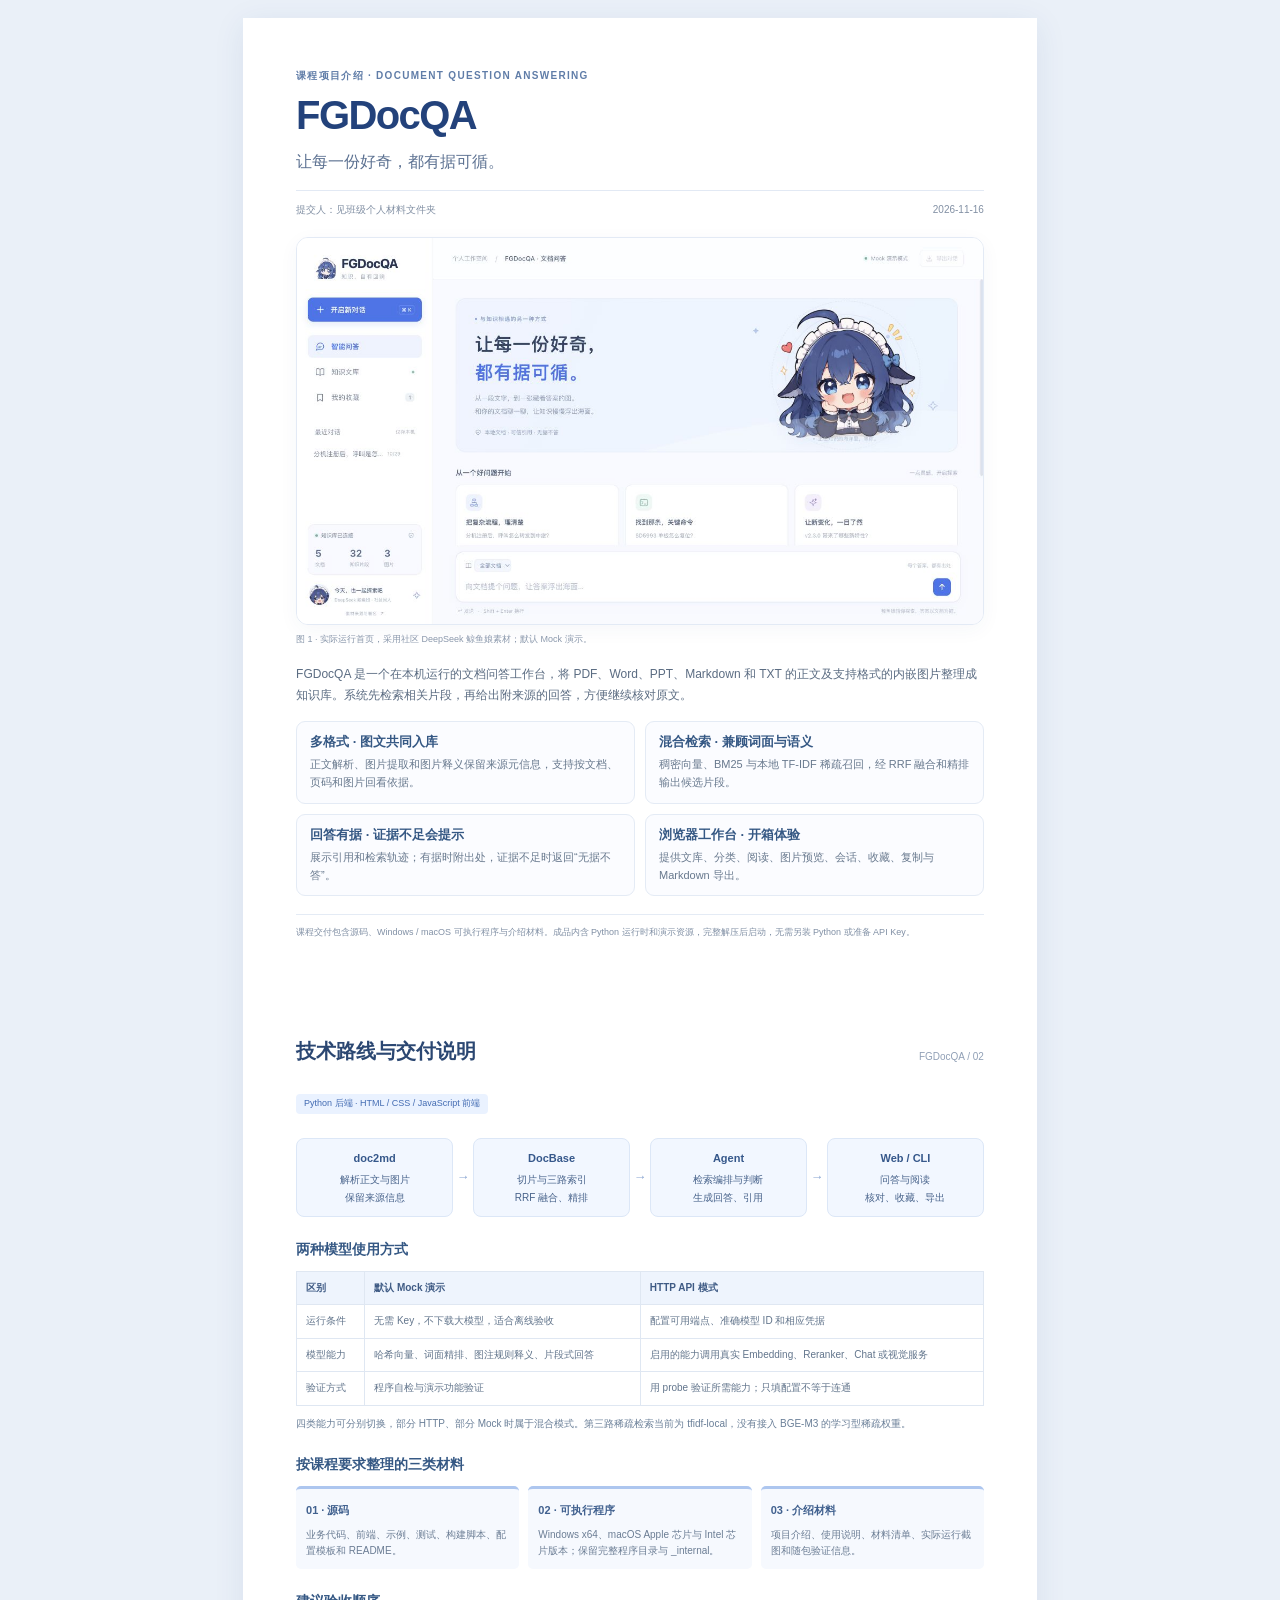
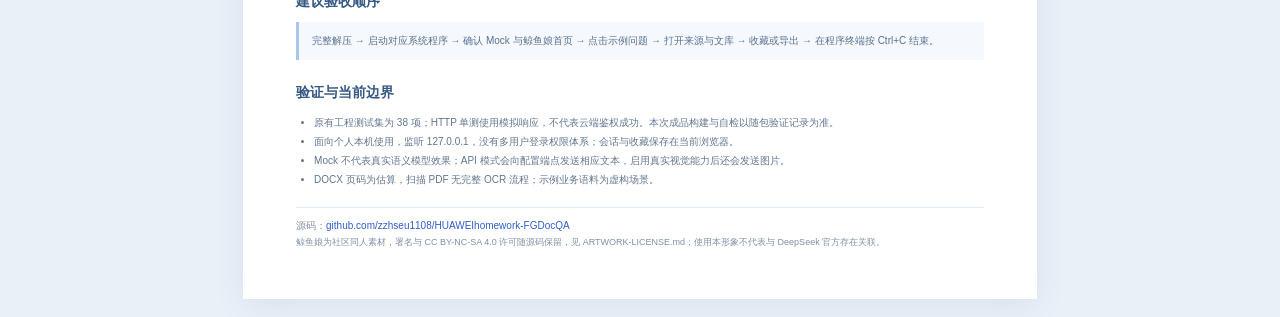
<file: submission-materials/项目介绍.html>
<!doctype html>
<html lang="zh-CN">
<head>
<meta charset="utf-8">
<meta name="viewport" content="width=device-width, initial-scale=1">
<title>FGDocQA · 课程项目介绍</title>
<style>
@page{size:A4;margin:13mm 14mm}
*{box-sizing:border-box}html{background:#eaf0f8}body{margin:0;color:#263951;font:13px/1.75 -apple-system,BlinkMacSystemFont,"PingFang SC","Microsoft YaHei",sans-serif}p{margin:9px 0}a{color:#315ec7;text-decoration:none}h1,h2,h3{line-height:1.35}h1{font-size:40px;letter-spacing:-1.6px;margin:3px 0 6px;color:#23427b}h2{font-size:20px;margin:0 0 10px;color:#2b4772}h3{font-size:13px;margin:0 0 5px;color:#355884}.paper{width:210mm;margin:18px auto;background:#fff;box-shadow:0 6px 30px #28467b16}.page{padding:13mm 14mm;break-after:page;page-break-after:always}.page:last-child{break-after:auto;page-break-after:auto}.eyebrow{font-size:10px;font-weight:650;letter-spacing:1.3px;color:#607da8}.lede{font-size:16px;color:#5d7292;margin:0}.meta{font-size:10px;color:#8290a4;margin:14px 0 19px;border-top:1px solid #e2e9f4;padding-top:10px;display:flex;justify-content:space-between}.shot{width:100%;display:block;border:1px solid #e3eaf5;border-radius:12px;box-shadow:0 5px 20px #294a7d0b}.caption{font-size:9px;color:#8997ab;margin:7px 0 16px}.intro{font-size:12px;color:#5b6c82}.features{display:grid;grid-template-columns:1fr 1fr;gap:10px;margin:15px 0}.feature{border:1px solid #e4ebf5;border-radius:9px;padding:11px 13px;background:#fbfcff}.feature p{font-size:11px;line-height:1.65;margin:0;color:#68798e}.tag{display:inline-block;background:#eaf2ff;color:#426bb2;padding:2px 8px;border-radius:4px;font-size:9px;margin-bottom:10px}.footer{border-top:1px solid #e4ebf5;padding-top:10px;margin-top:18px;font-size:9px;line-height:1.65;color:#8190a5}.page-heading{display:flex;justify-content:space-between;align-items:center;margin-bottom:16px}.page-number{font-size:10px;color:#91a0b6}.flow{display:grid;grid-template-columns:1fr 14px 1fr 14px 1fr 14px 1fr;align-items:center;gap:3px;margin:14px 0 19px}.node{border:1px solid #dce7f7;border-radius:8px;background:#f2f7ff;padding:10px 5px;text-align:center;color:#48638b;font-size:10px}.node b{display:block;font-size:11px;color:#36588b;margin-bottom:3px}.arrow{text-align:center;color:#8da8d3}.subhead{margin-top:20px;margin-bottom:9px;font-size:14px;font-weight:650;color:#355884}table{width:100%;border-collapse:collapse;font-size:10px;line-height:1.65}th,td{border:1px solid #dfe7f2;padding:8px 9px;text-align:left;vertical-align:top}th{background:#eef4fd;font-weight:650;color:#3f5b85}td{color:#62758c}.delivery{display:grid;grid-template-columns:1fr 1fr 1fr;gap:9px}.delivery>div{border-top:3px solid #adc6ef;background:#f6f9fe;border-radius:5px;padding:10px}.delivery b{font-size:11px;color:#41618f}.delivery p{font-size:10px;line-height:1.6;color:#6b7d94;margin:5px 0 0}.note{border-left:3px solid #a9c8e9;background:#f5f9fe;padding:10px 13px;font-size:10px;line-height:1.75;color:#5b718c}.checks{margin:0;padding-left:18px;color:#64768e;font-size:10px;line-height:1.9}.url{font-size:10px;word-break:break-all}
@media print{html,body{background:white}.paper{width:auto;margin:0;box-shadow:none}.page{padding:0;min-height:0}.page+.page{padding-top:0}.shot{box-shadow:none}a{color:inherit}.feature,.delivery>div,.node,th,.note{-webkit-print-color-adjust:exact;print-color-adjust:exact}}
@media screen and (max-width:800px){.paper{width:100%;margin:0}.page{padding:24px}.features{grid-template-columns:1fr}.flow{grid-template-columns:1fr}.arrow{transform:rotate(90deg)}.delivery{grid-template-columns:1fr}}
</style>
</head>
<body>
<main class="paper">
<section class="page">
<div class="eyebrow">课程项目介绍 · DOCUMENT QUESTION ANSWERING</div>
<h1>FGDocQA</h1>
<p class="lede">让每一份好奇，都有据可循。</p>
<div class="meta"><span>提交人：见班级个人材料文件夹</span><span>2026-11-16</span></div>
<img class="shot" src="images/web-home-v2.jpg" alt="FGDocQA完整首页，包含DeepSeek社区鲸鱼娘、文库入口、示例问题与提问框">
<p class="caption">图 1 · 实际运行首页，采用社区 DeepSeek 鲸鱼娘素材；默认 Mock 演示。</p>
<p class="intro">FGDocQA 是一个在本机运行的文档问答工作台，将 PDF、Word、PPT、Markdown 和 TXT 的正文及支持格式的内嵌图片整理成知识库。系统先检索相关片段，再给出附来源的回答，方便继续核对原文。</p>
<div class="features">
<div class="feature"><h3>多格式 · 图文共同入库</h3><p>正文解析、图片提取和图片释义保留来源元信息，支持按文档、页码和图片回看依据。</p></div>
<div class="feature"><h3>混合检索 · 兼顾词面与语义</h3><p>稠密向量、BM25 与本地 TF-IDF 稀疏召回，经 RRF 融合和精排输出候选片段。</p></div>
<div class="feature"><h3>回答有据 · 证据不足会提示</h3><p>展示引用和检索轨迹；有据时附出处，证据不足时返回“无据不答”。</p></div>
<div class="feature"><h3>浏览器工作台 · 开箱体验</h3><p>提供文库、分类、阅读、图片预览、会话、收藏、复制与 Markdown 导出。</p></div>
</div>
<div class="footer">课程交付包含源码、Windows / macOS 可执行程序与介绍材料。成品内含 Python 运行时和演示资源，完整解压后启动，无需另装 Python 或准备 API Key。</div>
</section>
<section class="page">
<div class="page-heading"><h2>技术路线与交付说明</h2><span class="page-number">FGDocQA / 02</span></div>
<span class="tag">Python 后端 · HTML / CSS / JavaScript 前端</span>
<div class="flow">
<div class="node"><b>doc2md</b>解析正文与图片<br>保留来源信息</div><div class="arrow">→</div>
<div class="node"><b>DocBase</b>切片与三路索引<br>RRF 融合、精排</div><div class="arrow">→</div>
<div class="node"><b>Agent</b>检索编排与判断<br>生成回答、引用</div><div class="arrow">→</div>
<div class="node"><b>Web / CLI</b>问答与阅读<br>核对、收藏、导出</div>
</div>
<div class="subhead">两种模型使用方式</div>
<table><thead><tr><th>区别</th><th>默认 Mock 演示</th><th>HTTP API 模式</th></tr></thead><tbody>
<tr><td>运行条件</td><td>无需 Key，不下载大模型，适合离线验收</td><td>配置可用端点、准确模型 ID 和相应凭据</td></tr>
<tr><td>模型能力</td><td>哈希向量、词面精排、图注规则释义、片段式回答</td><td>启用的能力调用真实 Embedding、Reranker、Chat 或视觉服务</td></tr>
<tr><td>验证方式</td><td>程序自检与演示功能验证</td><td>用 probe 验证所需能力；只填配置不等于连通</td></tr>
</tbody></table>
<p style="font-size:10px;color:#6a7f98">四类能力可分别切换，部分 HTTP、部分 Mock 时属于混合模式。第三路稀疏检索当前为 tfidf-local，没有接入 BGE-M3 的学习型稀疏权重。</p>
<div class="subhead">按课程要求整理的三类材料</div>
<div class="delivery"><div><b>01 · 源码</b><p>业务代码、前端、示例、测试、构建脚本、配置模板和 README。</p></div><div><b>02 · 可执行程序</b><p>Windows x64、macOS Apple 芯片与 Intel 芯片版本；保留完整程序目录与 _internal。</p></div><div><b>03 · 介绍材料</b><p>项目介绍、使用说明、材料清单、实际运行截图和随包验证信息。</p></div></div>
<div class="subhead">建议验收顺序</div>
<div class="note">完整解压 → 启动对应系统程序 → 确认 Mock 与鲸鱼娘首页 → 点击示例问题 → 打开来源与文库 → 收藏或导出 → 在程序终端按 Ctrl+C 结束。</div>
<div class="subhead">验证与当前边界</div>
<ul class="checks">
<li>原有工程测试集为 38 项；HTTP 单测使用模拟响应，不代表云端鉴权成功。本次成品构建与自检以随包验证记录为准。</li>
<li>面向个人本机使用，监听 127.0.0.1，没有多用户登录权限体系；会话与收藏保存在当前浏览器。</li>
<li>Mock 不代表真实语义模型效果；API 模式会向配置端点发送相应文本，启用真实视觉能力后还会发送图片。</li>
<li>DOCX 页码为估算，扫描 PDF 无完整 OCR 流程；示例业务语料为虚构场景。</li>
</ul>
<div class="footer"><div class="url">源码：<a href="https://github.com/zzhseu1108/HUAWEIhomework-FGDocQA">github.com/zzhseu1108/HUAWEIhomework-FGDocQA</a></div><div>鲸鱼娘为社区同人素材，署名与 CC BY-NC-SA 4.0 许可随源码保留，见 ARTWORK-LICENSE.md；使用本形象不代表与 DeepSeek 官方存在关联。</div></div>
</section>
</main>
</body>
</html>
</file>
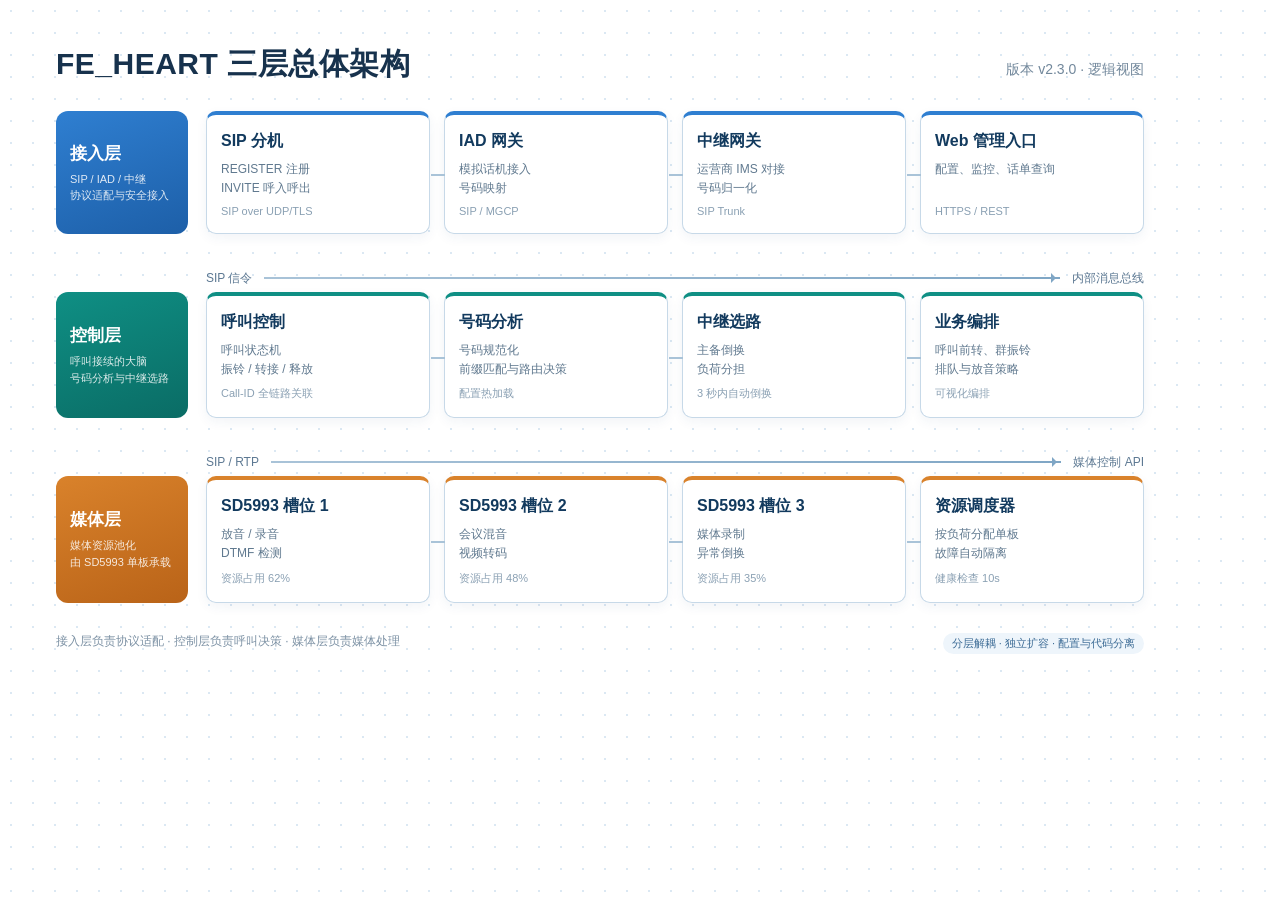
<file: examples/assets-src/architecture.html>
<!DOCTYPE html>
<html lang="zh-CN">
<head>
<meta charset="utf-8">
<style>
  * { box-sizing: border-box; margin: 0; padding: 0; }
  body {
    width: 1200px; height: 750px;
    font-family: "PingFang SC", "Hiragino Sans GB", "Microsoft YaHei", sans-serif;
    background: #ffffff; color: #17324d; padding: 44px 56px;
    background-image: radial-gradient(#dbe8f3 0.8px, transparent 0.8px);
    background-size: 22px 22px;
  }
  .h { display:flex; align-items:baseline; justify-content:space-between; margin-bottom: 26px; }
  .h h1 { font-size: 30px; letter-spacing: .5px; }
  .h span { font-size: 14px; color: #71879b; }
  .layer { display:flex; align-items:stretch; gap: 18px; margin-bottom: 30px; position: relative; }
  .tag {
    width: 132px; border-radius: 12px; color:#fff; padding: 16px 14px;
    display:flex; flex-direction:column; justify-content:center; gap:6px;
  }
  .tag b { font-size: 17px; }
  .tag small { font-size: 11px; opacity:.85; line-height:1.5; }
  .access .tag { background: linear-gradient(160deg,#2f7fd1,#1d5fa8); }
  .control .tag { background: linear-gradient(160deg,#0f8f84,#0a6c65); }
  .media .tag { background: linear-gradient(160deg,#d9822b,#b96318); }
  .nodes { flex:1; display:flex; gap:14px; align-items:stretch; }
  .node {
    flex:1; background:#fff; border:1.4px solid #c7d9e8; border-radius: 10px;
    padding: 16px 14px; box-shadow: 0 4px 12px rgba(28,74,112,.06);
    display:flex; flex-direction:column; gap:8px; position: relative;
  }
  .node b { font-size: 16px; color:#123a5e; }
  .node small { font-size: 12px; color:#60798f; line-height:1.55; }
  .node em { font-style:normal; font-size: 11px; color:#8aa0b3; margin-top:auto; }
  .node::after {
    content:""; position:absolute; left:-14px; top:50%; width:14px; height:2px; background:#a9c3d8;
  }
  .node:first-child::after { display:none; }
  .node::before {
    content:""; position:absolute; left:-6px; top:calc(50% - 4px);
    border:4px solid transparent; border-left-color:#a9c3d8; display:none;
  }
  .access .node { border-top: 4px solid #2f7fd1; }
  .control .node { border-top: 4px solid #0f8f84; }
  .media .node { border-top: 4px solid #d9822b; }
  .link {
    height: 28px; margin-left: 150px; display:flex; align-items:center; gap:12px;
    color:#5c7892; font-size: 12px;
  }
  .link i { flex:1; height:2px; background: linear-gradient(90deg,#a9c3d8,#7fa6c5); position:relative; }
  .link i::after {
    content:""; position:absolute; right:-1px; top:-4px;
    border:5px solid transparent; border-left-color:#7fa6c5;
  }
  .foot { display:flex; justify-content:space-between; font-size:12px; color:#7c91a4; margin-top: 6px; }
  .pill { display:inline-block; padding:3px 9px; border-radius:999px; background:#eef5fb; color:#3d6c96; font-size:11px; }
</style>
</head>
<body>
  <div class="h">
    <h1>FE_HEART 三层总体架构</h1>
    <span>版本 v2.3.0 · 逻辑视图</span>
  </div>

  <div class="layer access">
    <div class="tag"><b>接入层</b><small>SIP / IAD / 中继<br>协议适配与安全接入</small></div>
    <div class="nodes">
      <div class="node"><b>SIP 分机</b><small>REGISTER 注册<br>INVITE 呼入呼出</small><em>SIP over UDP/TLS</em></div>
      <div class="node"><b>IAD 网关</b><small>模拟话机接入<br>号码映射</small><em>SIP / MGCP</em></div>
      <div class="node"><b>中继网关</b><small>运营商 IMS 对接<br>号码归一化</small><em>SIP Trunk</em></div>
      <div class="node"><b>Web 管理入口</b><small>配置、监控、话单查询</small><em>HTTPS / REST</em></div>
    </div>
  </div>

  <div class="link"><span>SIP 信令</span><i></i><span>内部消息总线</span></div>

  <div class="layer control">
    <div class="tag"><b>控制层</b><small>呼叫接续的大脑<br>号码分析与中继选路</small></div>
    <div class="nodes">
      <div class="node"><b>呼叫控制</b><small>呼叫状态机<br>振铃 / 转接 / 释放</small><em>Call-ID 全链路关联</em></div>
      <div class="node"><b>号码分析</b><small>号码规范化<br>前缀匹配与路由决策</small><em>配置热加载</em></div>
      <div class="node"><b>中继选路</b><small>主备倒换<br>负荷分担</small><em>3 秒内自动倒换</em></div>
      <div class="node"><b>业务编排</b><small>呼叫前转、群振铃<br>排队与放音策略</small><em>可视化编排</em></div>
    </div>
  </div>

  <div class="link"><span>SIP / RTP</span><i></i><span>媒体控制 API</span></div>

  <div class="layer media">
    <div class="tag"><b>媒体层</b><small>媒体资源池化<br>由 SD5993 单板承载</small></div>
    <div class="nodes">
      <div class="node"><b>SD5993 槽位 1</b><small>放音 / 录音<br>DTMF 检测</small><em>资源占用 62%</em></div>
      <div class="node"><b>SD5993 槽位 2</b><small>会议混音<br>视频转码</small><em>资源占用 48%</em></div>
      <div class="node"><b>SD5993 槽位 3</b><small>媒体录制<br>异常倒换</small><em>资源占用 35%</em></div>
      <div class="node"><b>资源调度器</b><small>按负荷分配单板<br>故障自动隔离</small><em>健康检查 10s</em></div>
    </div>
  </div>

  <div class="foot">
    <span>接入层负责协议适配 · 控制层负责呼叫决策 · 媒体层负责媒体处理</span>
    <span class="pill">分层解耦 · 独立扩容 · 配置与代码分离</span>
  </div>
</body>
</html>
</file>
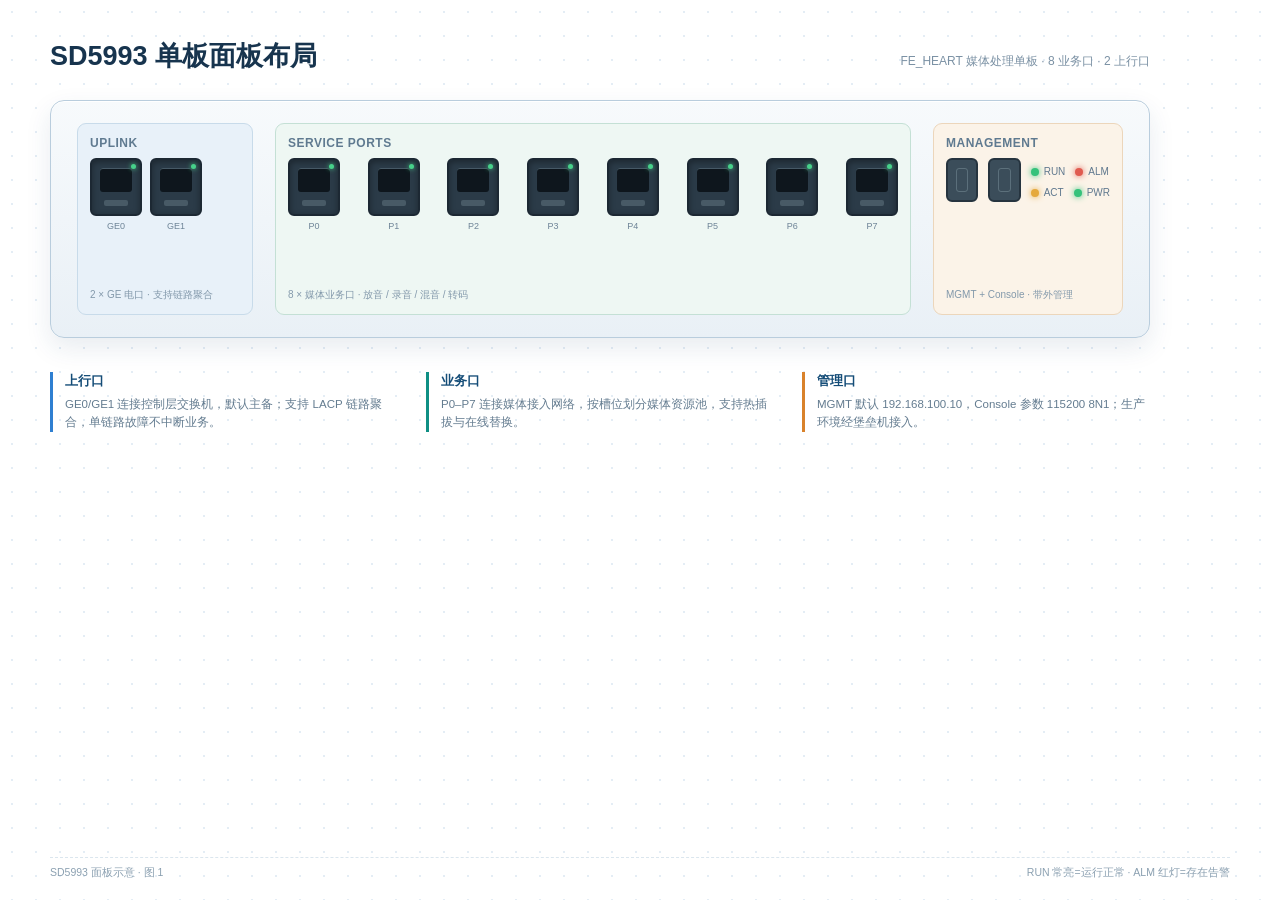
<file: examples/assets-src/board.html>
<!DOCTYPE html>
<html lang="zh-CN">
<head>
<meta charset="utf-8">
<style>
  * { box-sizing:border-box; margin:0; padding:0; }
  body {
    width:1200px; height:600px; padding:38px 50px;
    font-family:"PingFang SC","Hiragino Sans GB","Microsoft YaHei",sans-serif;
    background:#fff; color:#17344e;
    background-image:radial-gradient(#e4edf5 0.8px, transparent 0.8px);
    background-size:24px 24px;
  }
  .head { display:flex; justify-content:space-between; align-items:baseline; margin-bottom:26px; }
  h1 { font-size:27px; }
  .head span { font-size:12px; color:#7b91a4; }
  .board {
    height:238px; border-radius:14px; padding:22px 26px;
    background:linear-gradient(180deg,#f7fafc,#e9f0f6);
    border:1.5px solid #b9cddd; box-shadow:0 10px 26px rgba(26,73,110,.10), inset 0 1px 0 #fff;
    display:flex; gap:22px; align-items:stretch; position:relative;
  }
  .section { border-radius:9px; padding:12px; display:flex; flex-direction:column; gap:8px; }
  .section h3 { font-size:12px; color:#5f7a90; font-weight:600; letter-spacing:.5px; text-transform:uppercase; }
  .ports { display:flex; gap:8px; }
  .port {
    width:52px; height:58px; border-radius:6px; background:#2b3b48;
    border:2px solid #1c2833; position:relative; box-shadow:inset 0 2px 6px rgba(0,0,0,.35);
  }
  .port::before {
    content:""; position:absolute; left:8px; right:8px; top:8px; height:24px;
    background:#0e161d; border-radius:3px; box-shadow:inset 0 1px 0 #465966;
  }
  .port::after {
    content:""; position:absolute; left:12px; right:12px; bottom:8px; height:6px;
    background:#61757f; border-radius:2px; opacity:.55;
  }
  .port .led { position:absolute; right:4px; top:4px; width:5px; height:5px; border-radius:50%; background:#47d18a; box-shadow:0 0 5px #47d18a; }
  .port .num { position:absolute; left:0; right:0; bottom:-17px; text-align:center; font-size:9px; color:#6e8497; }
  .section .cap { font-size:10px; color:#8399ab; margin-top:auto; }
  .up { background:#e8f1f9; border:1px solid #c8dbea; }
  .biz { background:#eef7f3; border:1px solid #c4e0d5; flex:1; }
  .mgmt { background:#fbf3e8; border:1px solid #ecd6bb; width:190px; }
  .tiny { width:44px; height:44px; border-radius:6px; background:#3b4d5a; border:2px solid #26343f; position:relative; }
  .tiny::after { content:""; position:absolute; inset:8px; border:1px solid #728792; border-radius:3px; opacity:.6; }
  .leds { display:flex; gap:10px; margin-top:4px; }
  .led { display:flex; align-items:center; gap:5px; font-size:10px; color:#5f788e; }
  .dot { width:8px; height:8px; border-radius:50%; }
  .g { background:#35c27b; box-shadow:0 0 6px #35c27b; }
  .r { background:#e05a4f; box-shadow:0 0 6px #e05a4f; }
  .y { background:#e5a93d; box-shadow:0 0 6px #e5a93d; }
  .legend { display:flex; gap:28px; margin-top:34px; }
  .legend div { flex:1; border-left:3px solid #2f7fd1; padding-left:12px; }
  .legend h4 { font-size:13px; color:#154d78; margin-bottom:5px; }
  .legend p { font-size:11.5px; color:#647c90; line-height:1.6; }
  .legend .b { border-left-color:#0f8f84; }
  .legend .o { border-left-color:#d9822b; }
  .foot { position:absolute; left:50px; right:50px; bottom:20px; font-size:10.5px; color:#8ba0b1;
          border-top:1px dashed #dbe6ee; padding-top:8px; display:flex; justify-content:space-between; }
</style>
</head>
<body>
  <div class="head"><h1>SD5993 单板面板布局</h1><span>FE_HEART 媒体处理单板 · 8 业务口 · 2 上行口</span></div>

  <div class="board">
    <div class="section up" style="width:176px;">
      <h3>Uplink</h3>
      <div class="ports">
        <div class="port"><i class="led"></i><span class="num">GE0</span></div>
        <div class="port"><i class="led"></i><span class="num">GE1</span></div>
      </div>
      <div class="cap">2 × GE 电口 · 支持链路聚合</div>
    </div>

    <div class="section biz">
      <h3>Service Ports</h3>
      <div class="ports" style="justify-content:space-between;">
        <div class="port"><i class="led"></i><span class="num">P0</span></div>
        <div class="port"><i class="led"></i><span class="num">P1</span></div>
        <div class="port"><i class="led"></i><span class="num">P2</span></div>
        <div class="port"><i class="led"></i><span class="num">P3</span></div>
        <div class="port"><i class="led"></i><span class="num">P4</span></div>
        <div class="port"><i class="led"></i><span class="num">P5</span></div>
        <div class="port"><i class="led"></i><span class="num">P6</span></div>
        <div class="port"><i class="led"></i><span class="num">P7</span></div>
      </div>
      <div class="cap">8 × 媒体业务口 · 放音 / 录音 / 混音 / 转码</div>
    </div>

    <div class="section mgmt">
      <h3>Management</h3>
      <div style="display:flex; gap:10px; align-items:center;">
        <div class="tiny"></div>
        <div class="tiny"></div>
        <div style="display:flex; flex-direction:column; gap:6px;">
          <div class="leds"><span class="led"><i class="dot g"></i>RUN</span><span class="led"><i class="dot r"></i>ALM</span></div>
          <div class="leds"><span class="led"><i class="dot y"></i>ACT</span><span class="led"><i class="dot g"></i>PWR</span></div>
        </div>
      </div>
      <div class="cap">MGMT + Console · 带外管理</div>
    </div>
  </div>

  <div class="legend">
    <div><h4>上行口</h4><p>GE0/GE1 连接控制层交换机，默认主备；支持 LACP 链路聚合，单链路故障不中断业务。</p></div>
    <div class="b"><h4>业务口</h4><p>P0–P7 连接媒体接入网络，按槽位划分媒体资源池，支持热插拔与在线替换。</p></div>
    <div class="o"><h4>管理口</h4><p>MGMT 默认 192.168.100.10，Console 参数 115200 8N1；生产环境经堡垒机接入。</p></div>
  </div>

  <div class="foot"><span>SD5993 面板示意 · 图 1</span><span>RUN 常亮=运行正常 · ALM 红灯=存在告警</span></div>
</body>
</html>
</file>
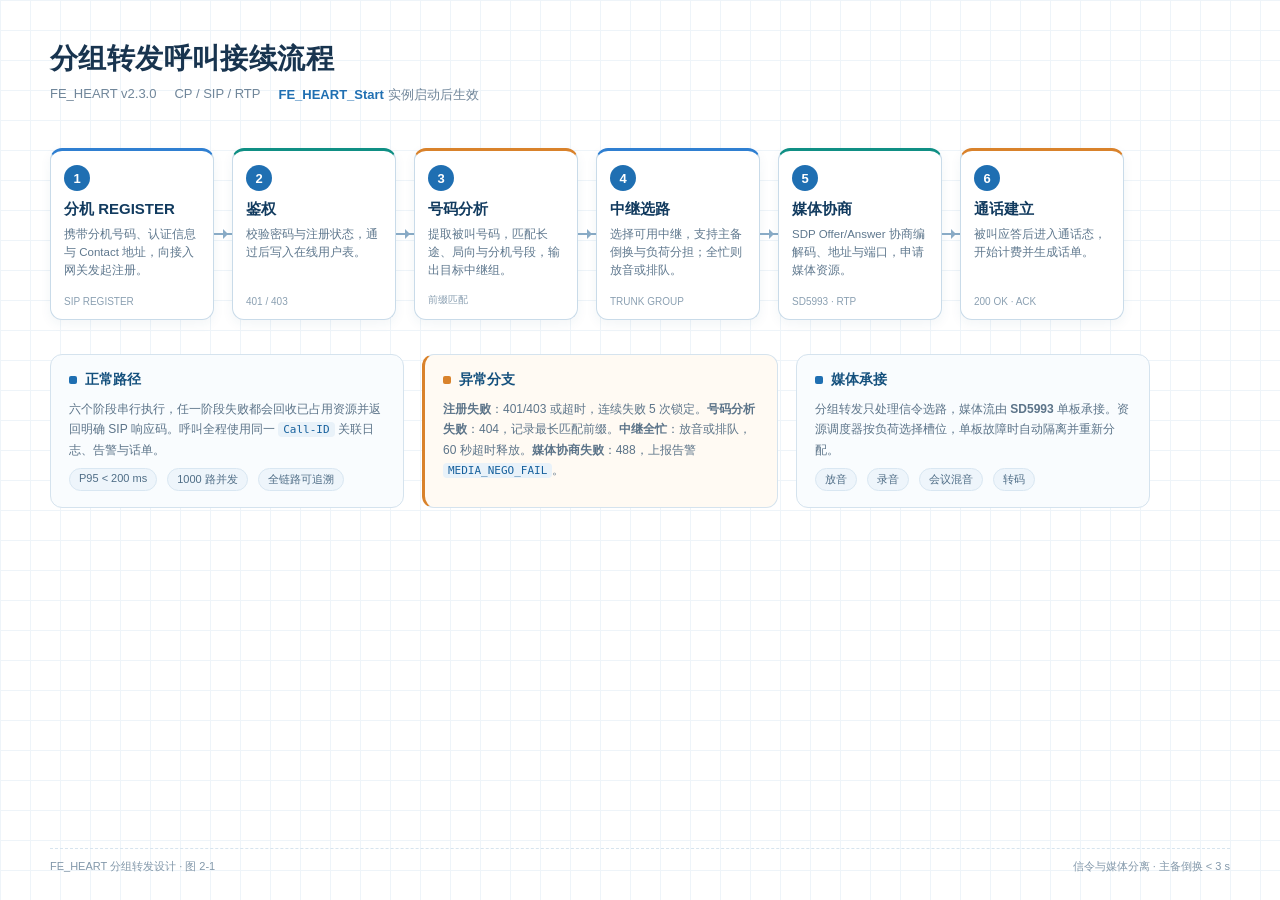
<file: examples/assets-src/call_flow.html>
<!DOCTYPE html>
<html lang="zh-CN">
<head>
<meta charset="utf-8">
<style>
  * { box-sizing:border-box; margin:0; padding:0; }
  body {
    width:1200px; height:750px; padding:40px 50px;
    font-family:"PingFang SC","Hiragino Sans GB","Microsoft YaHei",sans-serif;
    background:#fff; color:#18344f;
    background-image:linear-gradient(#eef4f9 1px, transparent 1px),linear-gradient(90deg,#eef4f9 1px,transparent 1px);
    background-size:30px 30px;
  }
  h1 { font-size:28px; letter-spacing:.4px; }
  .sub { margin-top:8px; color:#70869a; font-size:13px; display:flex; gap:18px; }
  .sub b { color:#1f6fb2; font-weight:600; }
  .flow { display:flex; align-items:center; margin-top:44px; }
  .step { width:164px; height:172px; background:#fff; border:1.4px solid #c9dbe9; border-radius:12px;
          padding:14px 13px; position:relative; box-shadow:0 4px 12px rgba(30,80,120,.06); }
  .step .no { width:26px; height:26px; border-radius:50%; background:#1f6fb2; color:#fff;
              display:flex; align-items:center; justify-content:center; font-size:13px; font-weight:700; }
  .step h3 { font-size:15px; margin:9px 0 7px; color:#123b5f; }
  .step p { font-size:11.5px; color:#5f788e; line-height:1.55; }
  .step .tech { position:absolute; bottom:12px; left:13px; font-size:10px; color:#8ba0b2; }
  .step:nth-child(6n+1) { border-top:3px solid #2f7fd1; }
  .step:nth-child(6n+2) { border-top:3px solid #3d8ec9; }
  .step:nth-child(6n+3) { border-top:3px solid #0f8f84; }
  .step:nth-child(6n+4) { border-top:3px solid #0f8f84; }
  .step:nth-child(6n+5) { border-top:3px solid #d9822b; }
  .step:nth-child(6n+6) { border-top:3px solid #b96318; }
  .arrow { flex:0 0 18px; height:2px; background:#89abc6; position:relative; }
  .arrow::after { content:""; position:absolute; right:-1px; top:-4px;
                  border:5px solid transparent; border-left-color:#89abc6; }
  .panel { margin-top:34px; display:flex; gap:18px; }
  .card { flex:1; border:1px solid #d5e3ee; border-radius:12px; padding:16px 18px; background:#f9fcfe; }
  .card h4 { font-size:14px; color:#14507d; margin-bottom:10px; display:flex; align-items:center; gap:8px; }
  .card h4 i { width:8px; height:8px; border-radius:2px; background:#1f6fb2; display:inline-block; }
  .card p { font-size:12px; color:#5c7489; line-height:1.7; }
  .card code { background:#e9f2f9; color:#17619d; padding:1px 5px; border-radius:4px; font-size:11px; }
  .split { display:flex; gap:10px; margin-top:8px; }
  .chip { font-size:11px; color:#4f6d86; background:#eef5fb; border:1px solid #d9e7f2; border-radius:999px; padding:3px 9px; }
  .ex { border-left:3px solid #d9822b; background:#fffaf3; }
  .ex h4 i { background:#d9822b; }
  .foot { position:absolute; bottom:26px; left:50px; right:50px; display:flex; justify-content:space-between;
          font-size:11px; color:#8398aa; border-top:1px dashed #d7e4ee; padding-top:10px; }
</style>
</head>
<body>
  <h1>分组转发呼叫接续流程</h1>
  <div class="sub"><span>FE_HEART v2.3.0</span><span>CP / SIP / RTP</span><span><b>FE_HEART_Start</b> 实例启动后生效</span></div>

  <div class="flow">
    <div class="step"><div class="no">1</div><h3>分机 REGISTER</h3><p>携带分机号码、认证信息与 Contact 地址，向接入网关发起注册。</p><div class="tech">SIP REGISTER</div></div>
    <div class="arrow"></div>
    <div class="step"><div class="no">2</div><h3>鉴权</h3><p>校验密码与注册状态，通过后写入在线用户表。</p><div class="tech">401 / 403</div></div>
    <div class="arrow"></div>
    <div class="step"><div class="no">3</div><h3>号码分析</h3><p>提取被叫号码，匹配长途、局向与分机号段，输出目标中继组。</p><div class="tech">前缀匹配</div></div>
    <div class="arrow"></div>
    <div class="step"><div class="no">4</div><h3>中继选路</h3><p>选择可用中继，支持主备倒换与负荷分担；全忙则放音或排队。</p><div class="tech">TRUNK GROUP</div></div>
    <div class="arrow"></div>
    <div class="step"><div class="no">5</div><h3>媒体协商</h3><p>SDP Offer/Answer 协商编解码、地址与端口，申请媒体资源。</p><div class="tech">SD5993 · RTP</div></div>
    <div class="arrow"></div>
    <div class="step"><div class="no">6</div><h3>通话建立</h3><p>被叫应答后进入通话态，开始计费并生成话单。</p><div class="tech">200 OK · ACK</div></div>
  </div>

  <div class="panel">
    <div class="card">
      <h4><i></i>正常路径</h4>
      <p>六个阶段串行执行，任一阶段失败都会回收已占用资源并返回明确 SIP 响应码。呼叫全程使用同一 <code>Call-ID</code> 关联日志、告警与话单。</p>
      <div class="split"><span class="chip">P95 &lt; 200 ms</span><span class="chip">1000 路并发</span><span class="chip">全链路可追溯</span></div>
    </div>
    <div class="card ex">
      <h4><i></i>异常分支</h4>
      <p><b>注册失败</b>：401/403 或超时，连续失败 5 次锁定。<b>号码分析失败</b>：404，记录最长匹配前缀。<b>中继全忙</b>：放音或排队，60 秒超时释放。<b>媒体协商失败</b>：488，上报告警 <code>MEDIA_NEGO_FAIL</code>。</p>
    </div>
    <div class="card">
      <h4><i></i>媒体承接</h4>
      <p>分组转发只处理信令选路，媒体流由 <b>SD5993</b> 单板承接。资源调度器按负荷选择槽位，单板故障时自动隔离并重新分配。</p>
      <div class="split"><span class="chip">放音</span><span class="chip">录音</span><span class="chip">会议混音</span><span class="chip">转码</span></div>
    </div>
  </div>

  <div class="foot"><span>FE_HEART 分组转发设计 · 图 2-1</span><span>信令与媒体分离 · 主备倒换 &lt; 3 s</span></div>
</body>
</html>
</file>
